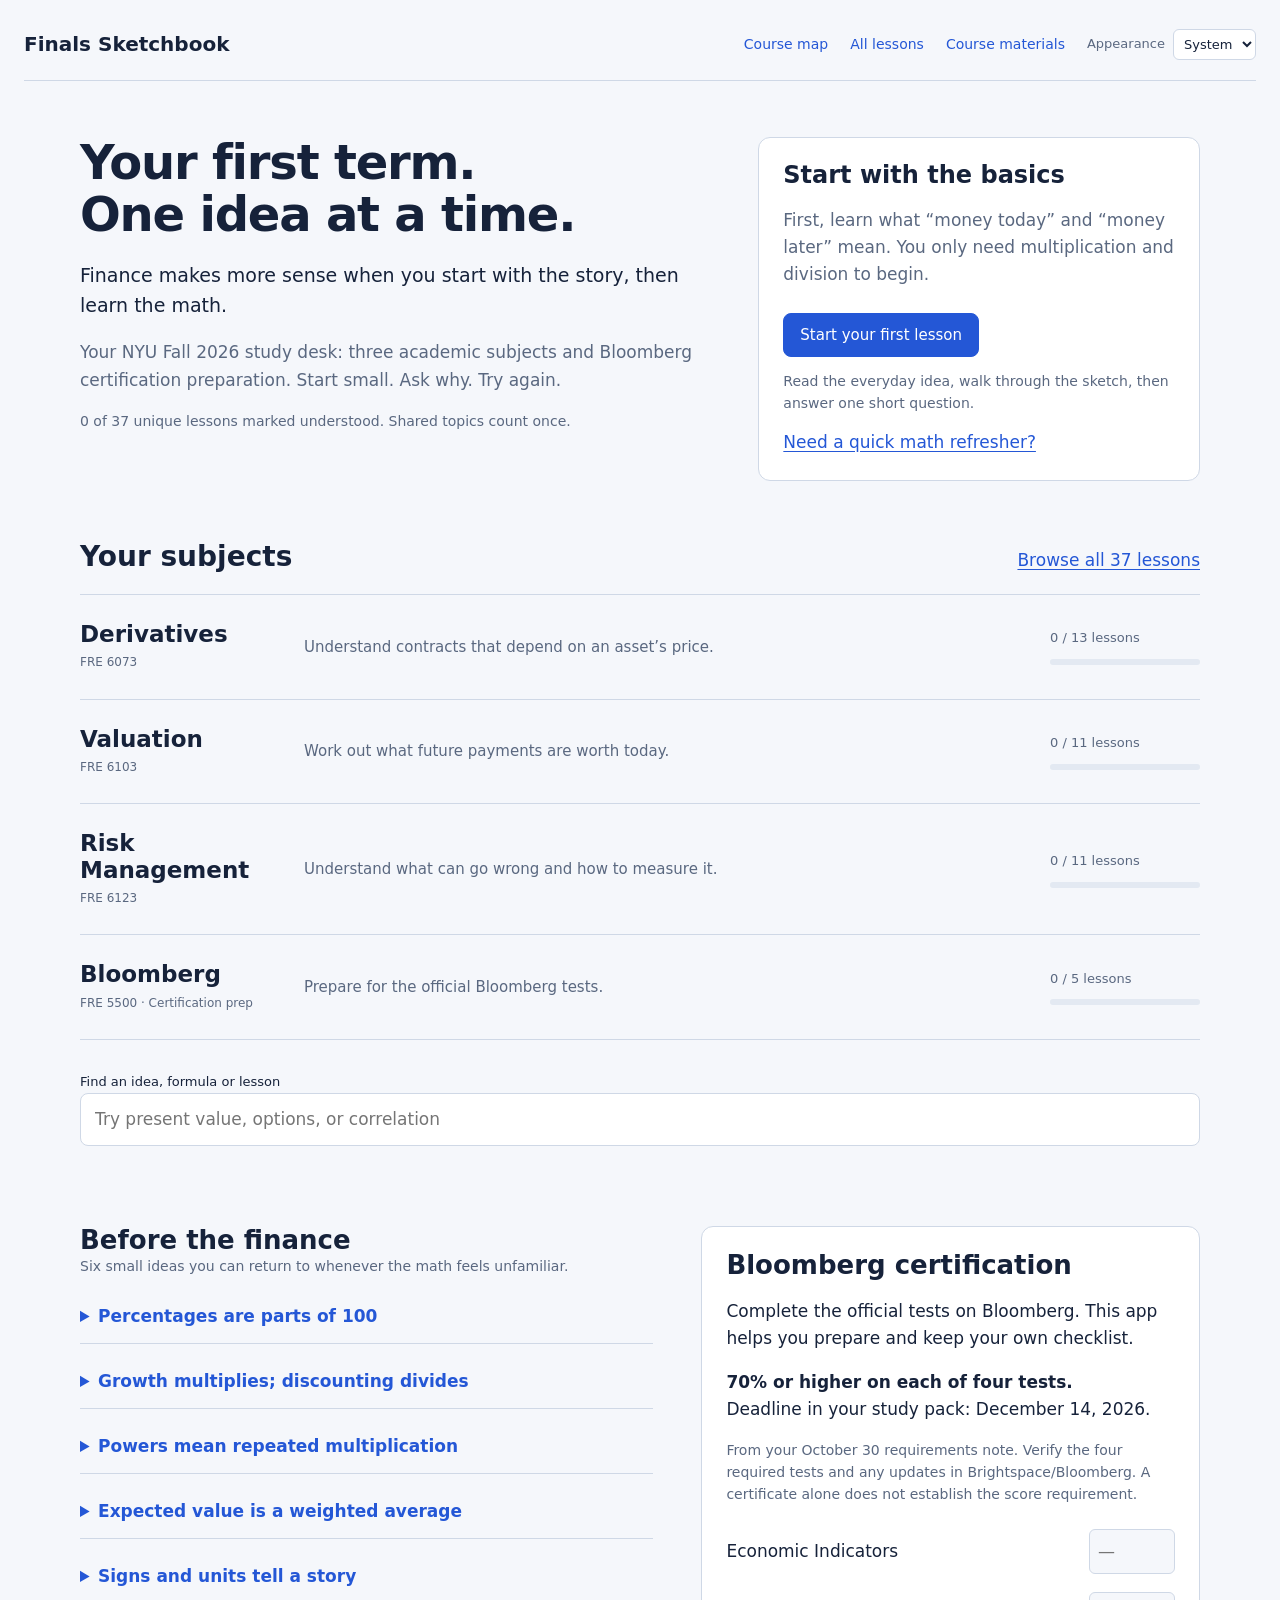
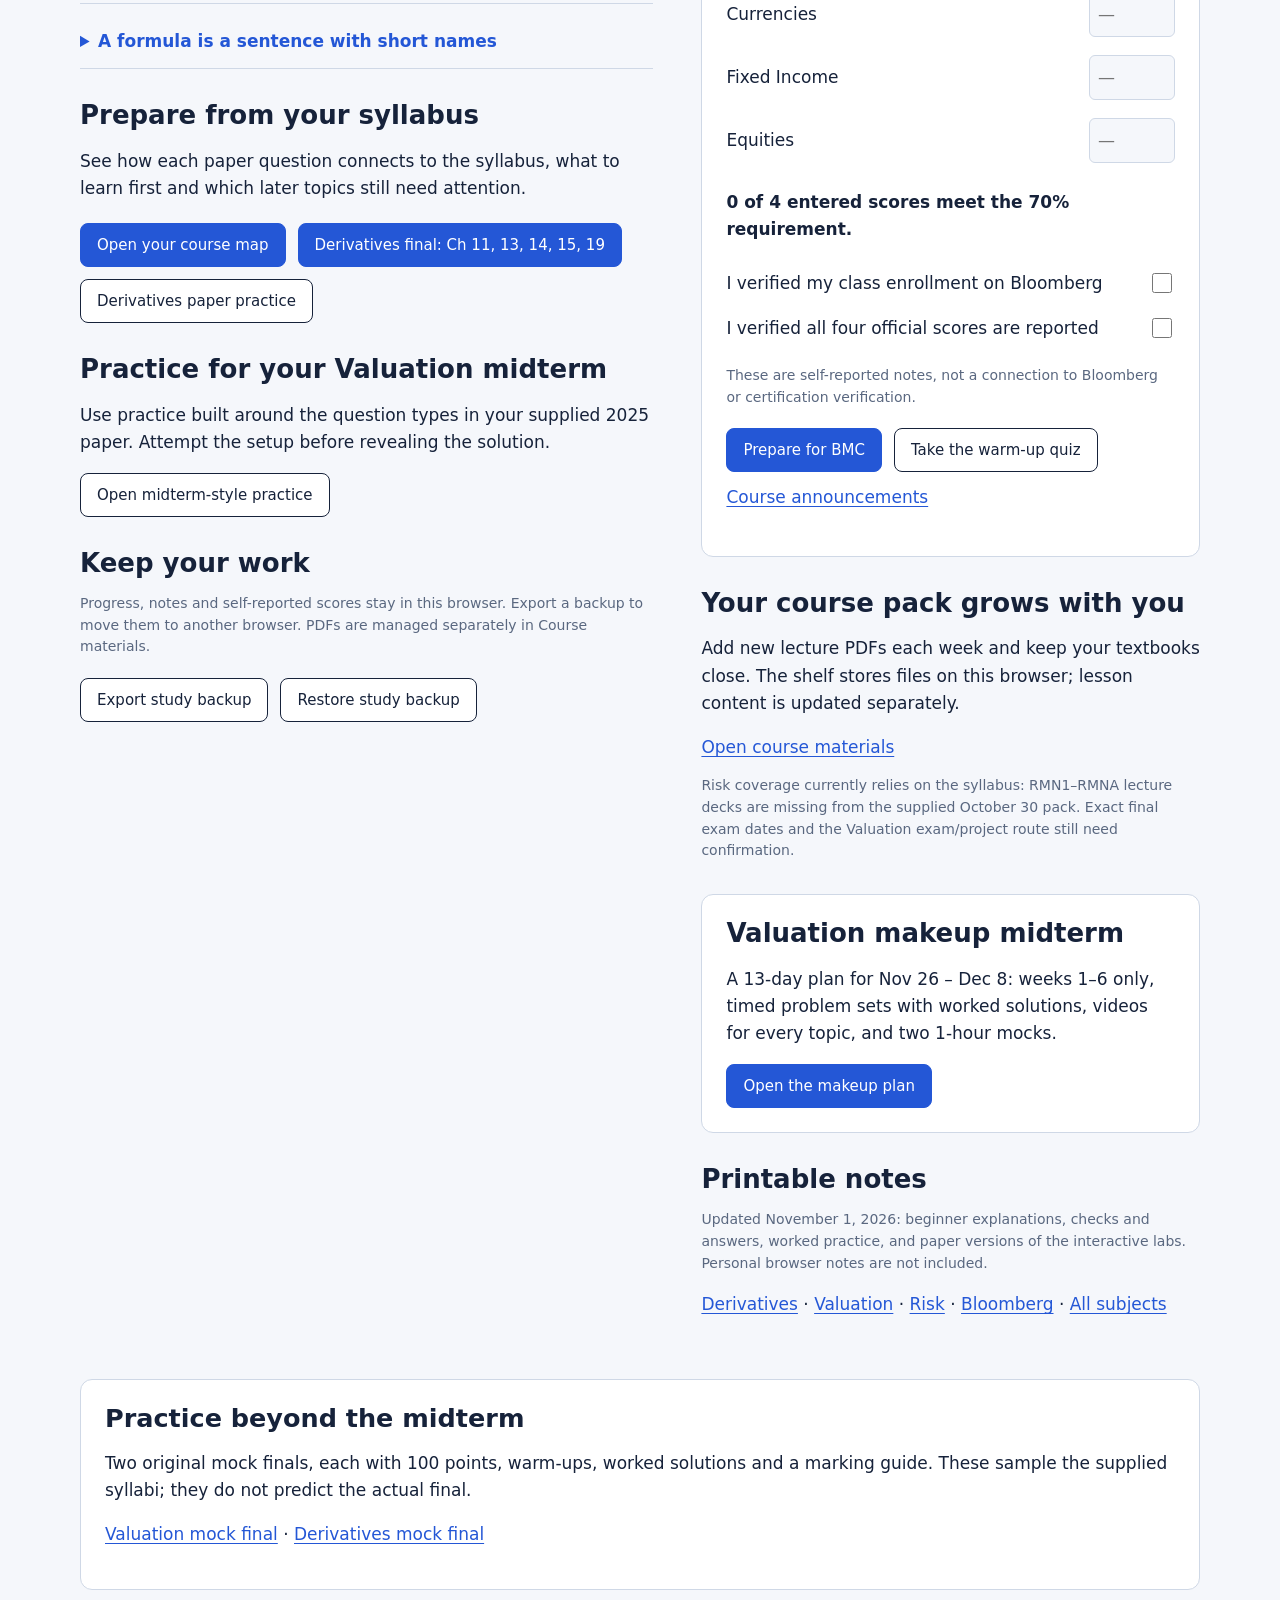
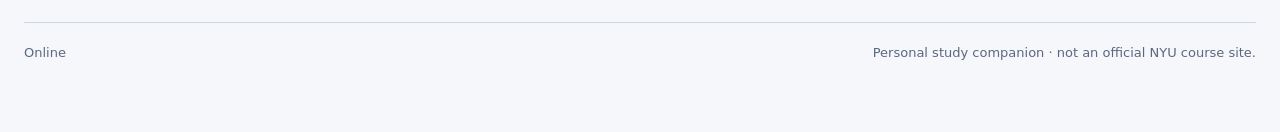
<file: index.html>
<!doctype html><html lang="en"><head><meta charset="utf-8"><meta name="viewport" content="width=device-width, initial-scale=1"><title>Finals Sketchbook · Your NYU study desk</title><meta name="description" content="Your first NYU term, explained one idea at a time. Visual finance lessons, practice and a personal course-materials shelf."><meta name="theme-color" content="#16223a"><link rel="manifest" href="manifest.webmanifest"><link rel="icon" href="icons/icon-192.png"><link rel="apple-touch-icon" href="icons/icon-192.png"><link rel="stylesheet" href="assets/base.css"><link rel="stylesheet" href="assets/study.css"></head><body>
<a class="skip" href="#main">Skip to study desk</a><header class="appbar"><a class="wordmark" href="index.html">Finals Sketchbook</a><nav aria-label="Main navigation"><a href="syllabus.html">Course map</a><a href="all.html">All lessons</a><a href="library.html">Course materials</a><label class="theme-label">Appearance <select id="theme"><option value="system">System</option><option value="light">Light</option><option value="dark">Dark</option></select></label></nav></header>
<main id="main" class="home"><div class="home-intro"><div><h1>Your first term.<br>One idea at a time.</h1><p class="welcome">Finance makes more sense when you start with the story, then learn the math.</p><p>Your NYU Fall 2026 study desk: three academic subjects and Bloomberg certification preparation. Start small. Ask why. Try again.</p><p id="overall" class="small"></p></div><section class="start-panel"><h2 id="next-heading">Start with the basics</h2><p id="next-description">First, learn what “money today” and “money later” mean. You only need multiplication and division to begin.</p><a class="btn primary" id="resume" href="valuation.html#class-1">Start your first lesson</a><p class="small">Read the everyday idea, walk through the sketch, then answer one short question.</p><a href="#foundations">Need a quick math refresher?</a></section></div>
<section aria-labelledby="subjects-heading"><div class="desk-heading"><h2 id="subjects-heading">Your subjects</h2><a href="all.html">Browse all 37 lessons</a></div><div id="subjects" class="subjects"></div></section>
<section style="margin-top:32px"><label class="search-label" for="search">Find an idea, formula or lesson</label><input type="search" id="search" placeholder="Try present value, options, or correlation" autocomplete="off"><p id="results-status" class="status" role="status"></p><ul id="results" class="result-list"></ul></section>
<div class="home-lower"><div><section class="foundations" id="foundations"><h2>Before the finance</h2><p class="small">Six small ideas you can return to whenever the math feels unfamiliar.</p>
<details><summary>Percentages are parts of 100</summary><p>5% means 5 out of 100, or 0.05. To find 5% of $200, calculate 0.05 × 200 = $10. If an input says “rate (%)”, enter 5. If a formula needs a decimal rate, use 0.05.</p></details>
<details><summary>Growth multiplies; discounting divides</summary><p>At 10% for one year, $100 grows to 100 × 1.10 = $110. To find what that $110 is worth one year earlier at the same rate, calculate 110 ÷ 1.10 = $100.</p></details>
<details><summary>Powers mean repeated multiplication</summary><p>1.05² means 1.05 × 1.05. That is two years of 5% compound growth. The little number tells you how many times the growth factor is applied.</p></details>
<details><summary>Expected value is a weighted average</summary><p>If a fair coin pays $10 for heads and $0 for tails, its expected payment is 0.5 × 10 + 0.5 × 0 = $5. You never receive $5 in one toss; it describes the long-run average.</p></details>
<details><summary>Signs and units tell a story</summary><p>Positive cash flow means money received; negative means money paid, from the chosen person’s viewpoint. Always write currency and time. A yearly rate is not a monthly rate. One year is 12 months.</p></details>
<details><summary>A formula is a sentence with short names</summary><p>PV = FV ÷ (1 + r) says “today’s value equals next year’s money divided by its growth factor.” PV and FV are amounts, r is a decimal rate. Read the sentence before entering numbers.</p></details></section>
<section><h2>Prepare from your syllabus</h2><p>See how each paper question connects to the syllabus, what to learn first and which later topics still need attention.</p><div class="actions"><a class="btn primary" href="syllabus.html">Open your course map</a><a class="btn primary" href="derivatives-final-chapters.html">Derivatives final: Ch 11, 13, 14, 15, 19</a><a class="btn" href="derivatives-practice.html">Derivatives paper practice</a></div></section><section><h2>Practice for your Valuation midterm</h2><p>Use practice built around the question types in your supplied 2025 paper. Attempt the setup before revealing the solution.</p><a class="btn" href="practice.html">Open midterm-style practice</a></section>
<section id="review-section" hidden><h2>Ideas to revisit</h2><p class="small">These are questions you last missed. A mistake is a useful place to restart.</p><ul id="review-list" class="result-list"></ul></section>
<section><h2>Keep your work</h2><p class="small">Progress, notes and self-reported scores stay in this browser. Export a backup to move them to another browser. PDFs are managed separately in Course materials.</p><div class="actions"><button class="btn" id="export">Export study backup</button><label class="btn" role="button" tabindex="0" for="import">Restore study backup</label><input type="file" id="import" accept="application/json,.json" hidden></div><p id="backup-status" class="status" role="status"></p></section></div>
<div><section class="certification" id="certification"><h2>Bloomberg certification</h2><p>Complete the official tests on Bloomberg. This app helps you prepare and keep your own checklist.</p><p><strong>70% or higher on each of four tests.</strong><br>Deadline in your study pack: December 14, 2026.</p><p class="small">From your October 30 requirements note. Verify the four required tests and any updates in Brightspace/Bloomberg. A certificate alone does not establish the score requirement.</p><div id="scores"></div><p id="score-status" class="score-message" role="status"></p><label><span>I verified my class enrollment on Bloomberg</span><input type="checkbox" id="enrolled"></label><label><span>I verified all four official scores are reported</span><input type="checkbox" id="reported"></label><p class="small">These are self-reported notes, not a connection to Bloomberg or certification verification.</p><div class="actions"><a class="btn primary" href="bloomberg.html">Prepare for BMC</a><a class="btn" href="bloomberg-practice.html">Take the warm-up quiz</a><a href="https://brightspace.nyu.edu/d2l/lms/news/main.d2l?ou=626288">Course announcements</a></div></section>
<section style="margin-top:32px"><h2>Your course pack grows with you</h2><p>Add new lecture PDFs each week and keep your textbooks close. The shelf stores files on this browser; lesson content is updated separately.</p><a href="library.html">Open course materials</a><p class="small">Risk coverage currently relies on the syllabus: RMN1–RMNA lecture decks are missing from the supplied October 30 pack. Exact final exam dates and the Valuation exam/project route still need confirmation.</p></section>
<section class="sheet" style="padding:24px"><h2>Valuation makeup midterm</h2><p>A 13-day plan for Nov 26 – Dec 8: weeks 1–6 only, timed problem sets with worked solutions, videos for every topic, and two 1-hour mocks.</p><a class="btn primary" href="valuation-makeup.html">Open the makeup plan</a></section>
<section><h2>Printable notes</h2><p class="small">Updated November 1, 2026: beginner explanations, checks and answers, worked practice, and paper versions of the interactive labs. Personal browser notes are not included.</p><p><a href="pdf/Derivatives%20Sketchbook.pdf">Derivatives</a> · <a href="pdf/Valuation%20Sketchbook.pdf">Valuation</a> · <a href="pdf/Risk%20Management%20Sketchbook.pdf">Risk</a> · <a href="pdf/Bloomberg%20Sketchbook.pdf">Bloomberg</a> · <a href="pdf/Finals%20Sketchbook%20-%20All%20Subjects.pdf">All subjects</a></p></section></div></div><section class="sheet" style="margin:28px 0;padding:24px"><h2>Practice beyond the midterm</h2><p>Two original mock finals, each with 100 points, warm-ups, worked solutions and a marking guide. These sample the supplied syllabi; they do not predict the actual final.</p><p><a href="valuation-final.html">Valuation mock final</a> · <a href="derivatives-final.html">Derivatives mock final</a></p></section></main>
<footer class="appfooter"><span id="connection"></span><span id="save-status" role="status">Personal study companion · not an official NYU course site.</span></footer><noscript><p>Enable JavaScript for the study desk, or open the printable notes above.</p></noscript><script src="assets/config.js"></script><script src="assets/common.js"></script><script src="assets/lessons.js"></script><script src="assets/beginner.js"></script><script src="assets/home.js"></script></body></html>
</file>
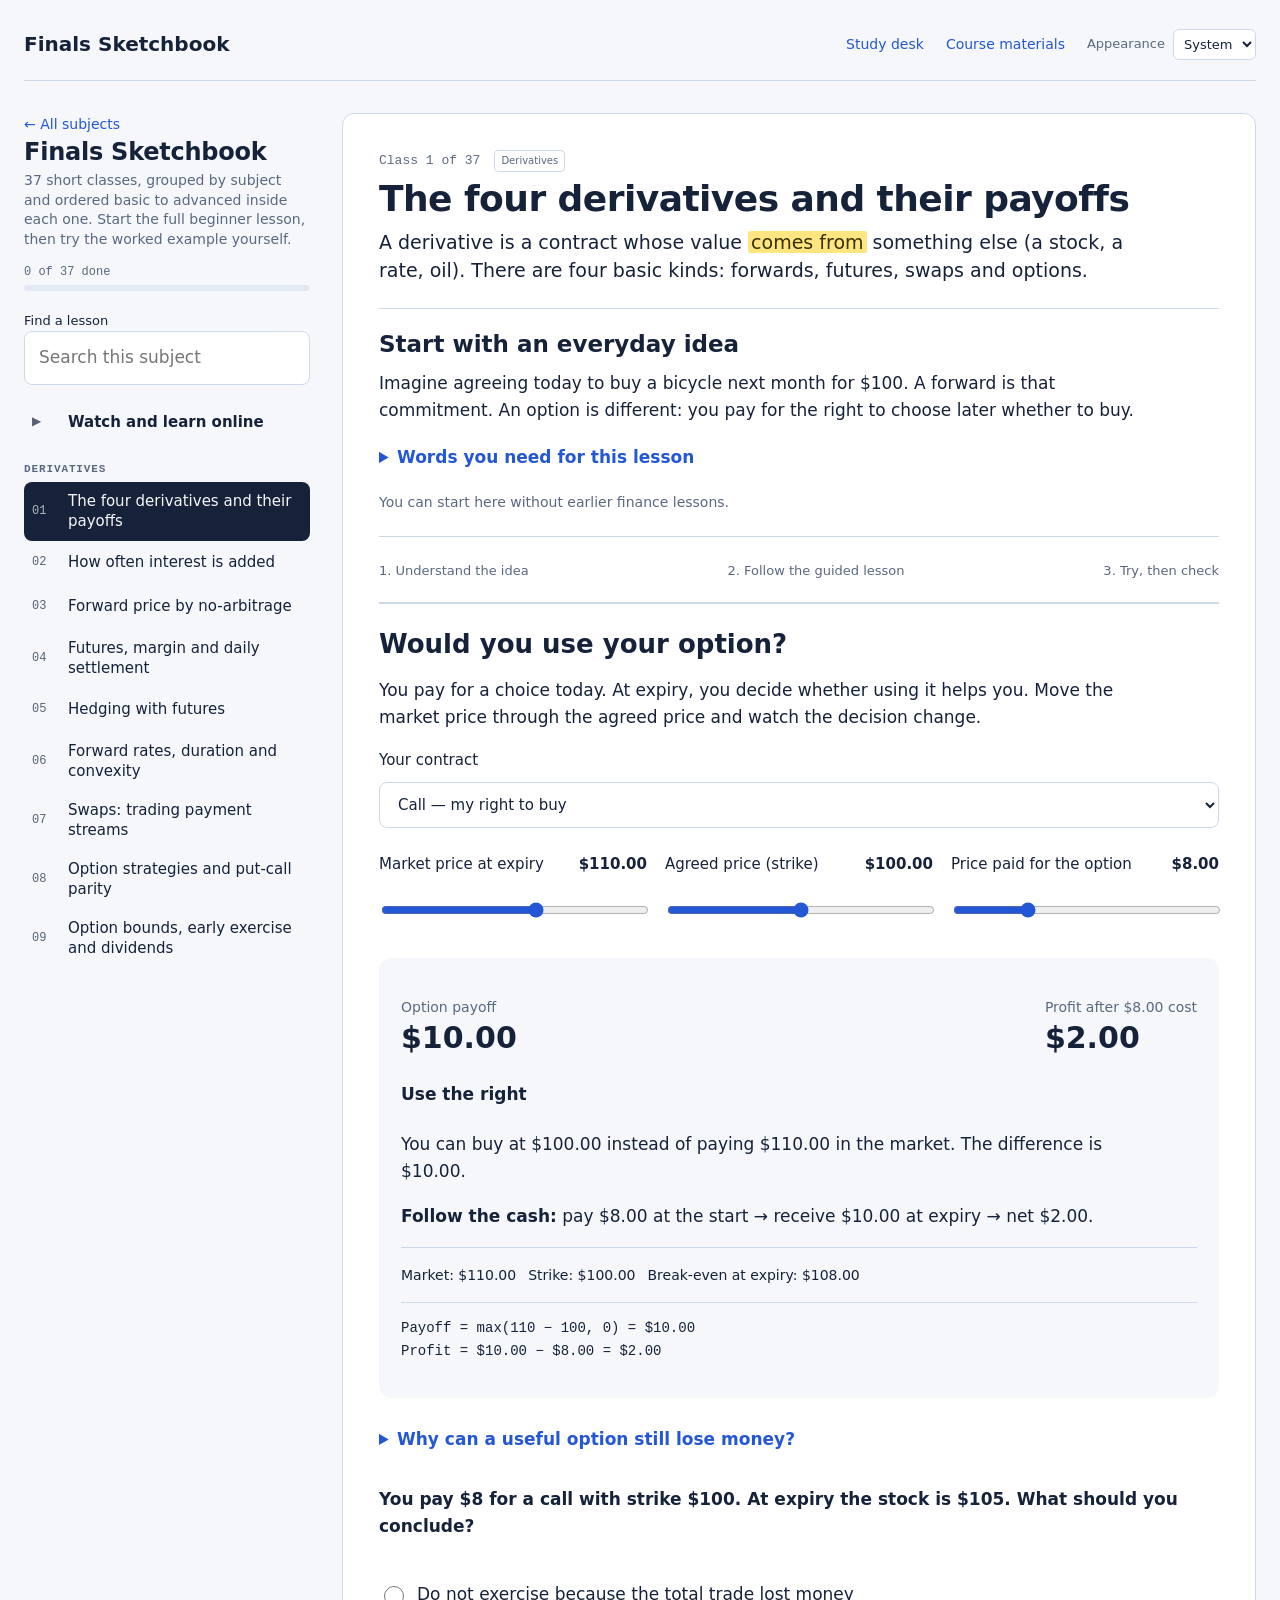
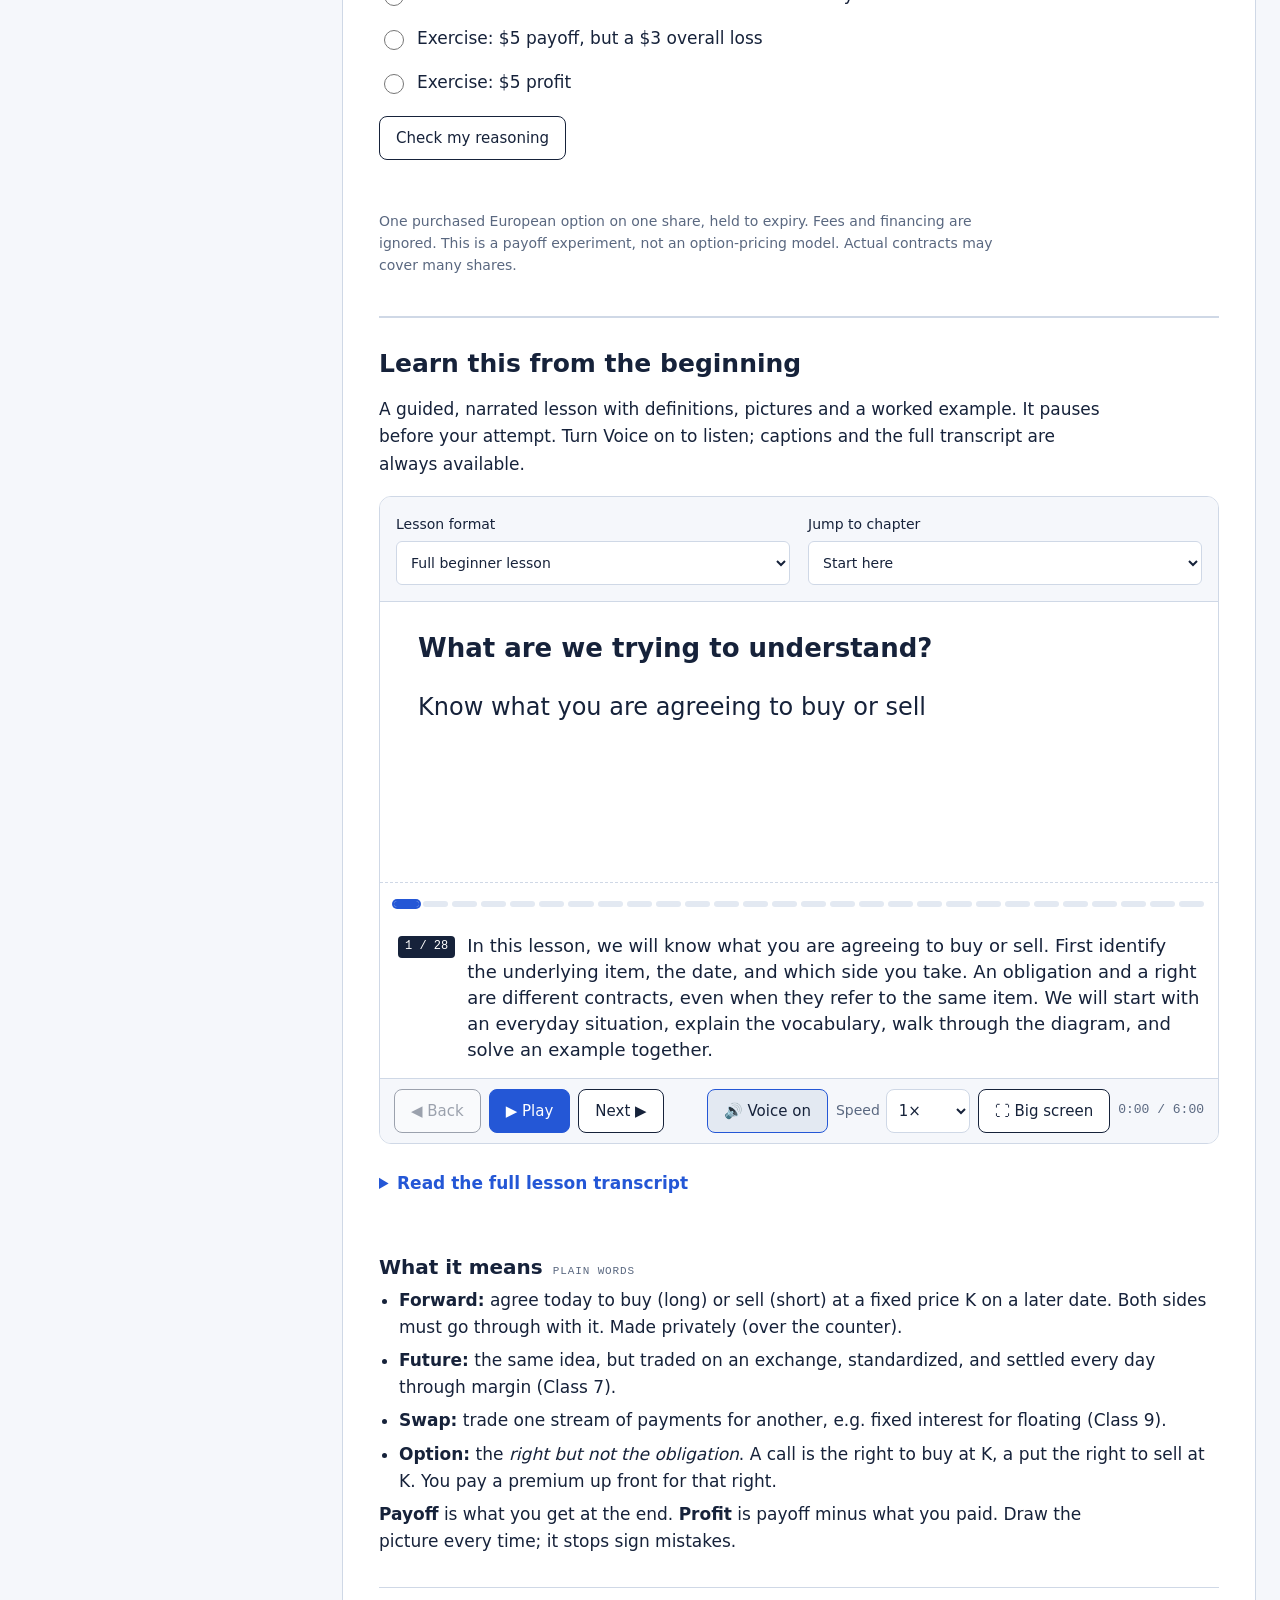
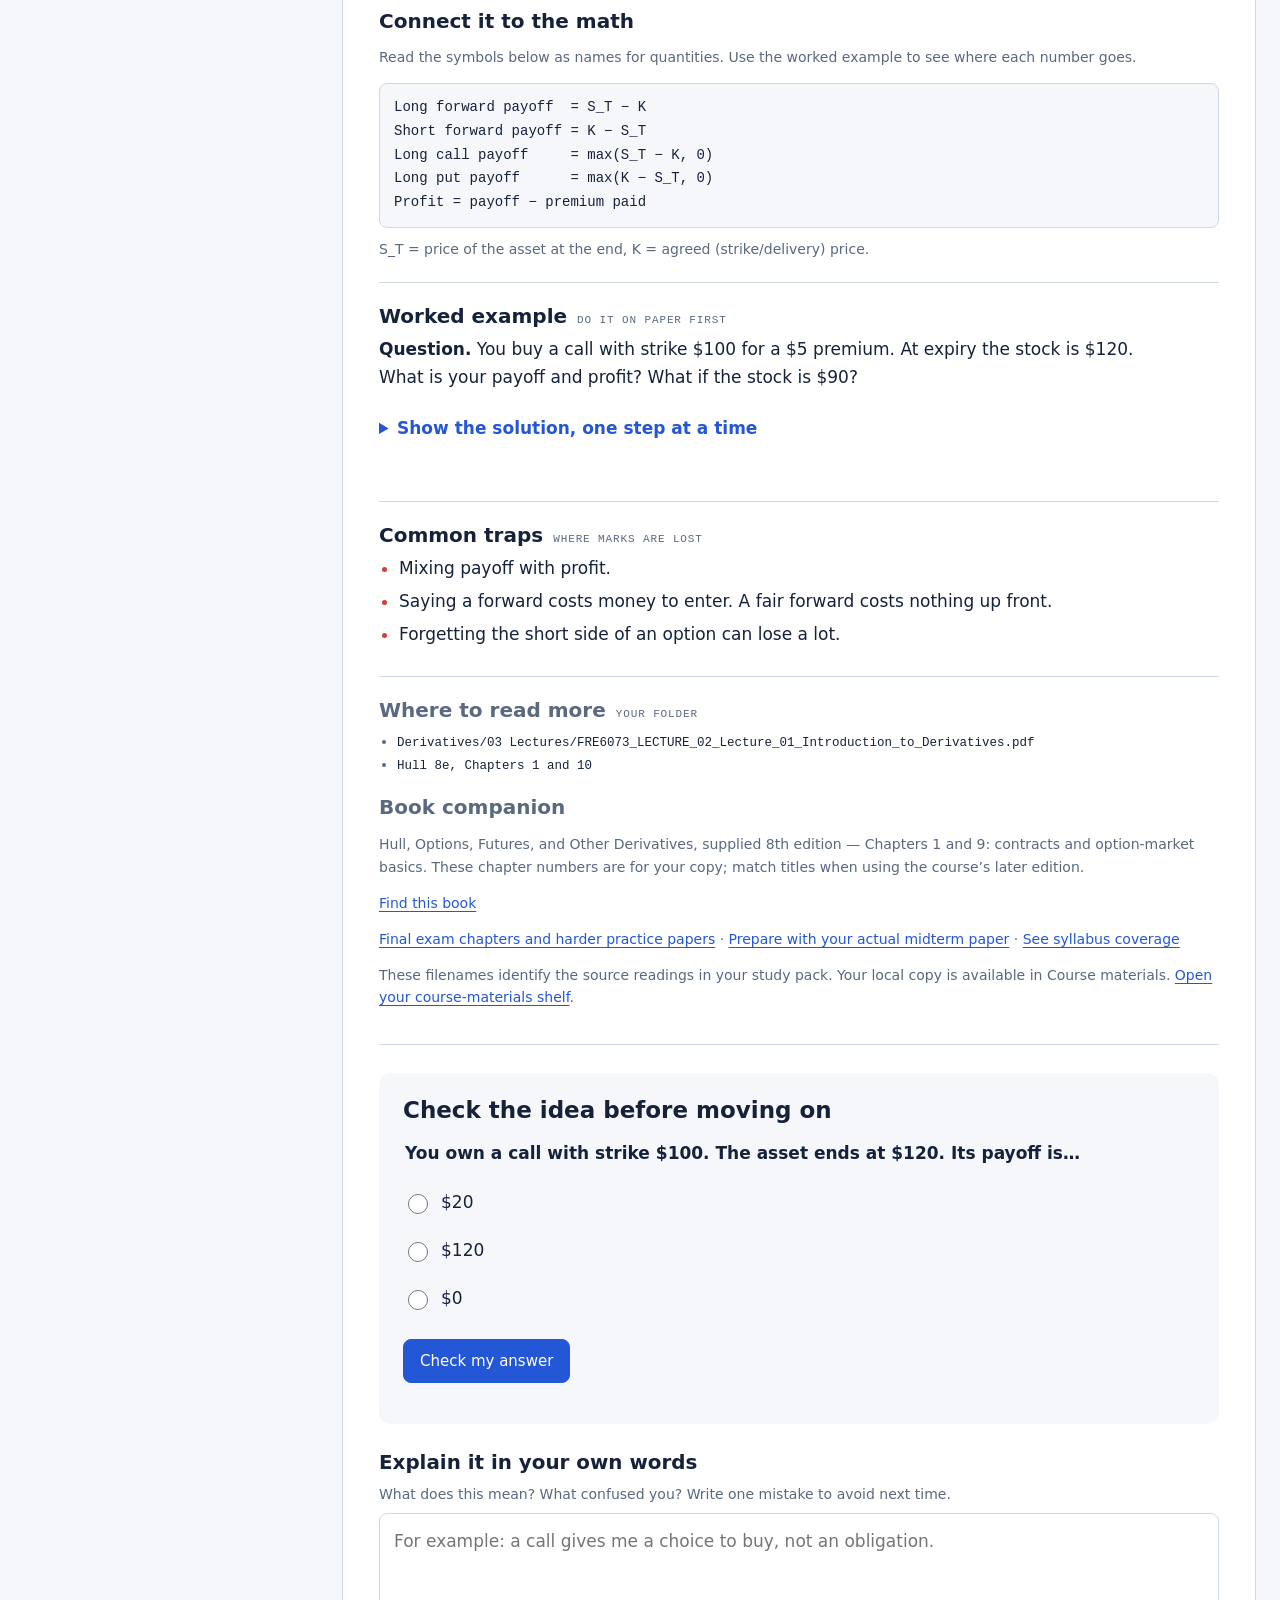
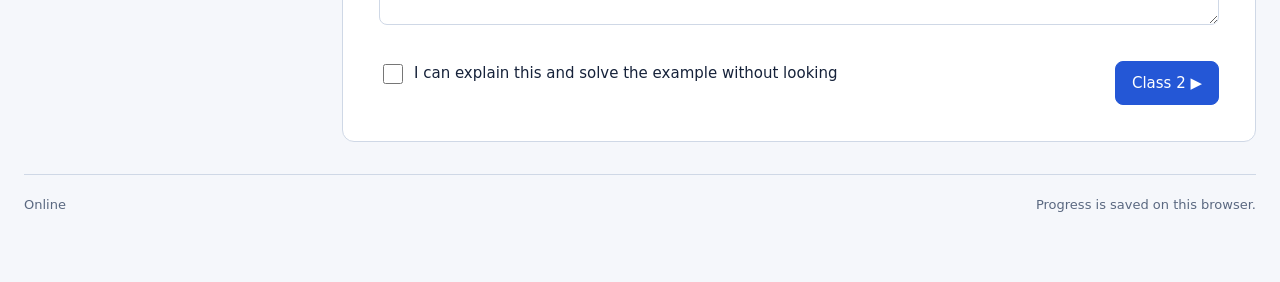
<file: all.html>
<!doctype html>
<html lang="en">
<head>
<meta charset="utf-8">
<meta name="viewport" content="width=device-width, initial-scale=1, viewport-fit=cover">
<meta name="theme-color" content="#16223a">
<link rel="manifest" href="manifest.webmanifest">
<link rel="icon" href="icons/icon-192.png">
<link rel="apple-touch-icon" href="icons/icon-192.png">

<title>Finals Sketchbook</title>
<link rel="stylesheet" href="assets/base.css"><link rel="stylesheet" href="assets/study.css">
</head>
<body><a class="skip" href="#sheet">Skip to lesson</a><header class="appbar"><a class="wordmark" href="index.html">Finals Sketchbook</a><nav aria-label="Main navigation"><a href="index.html">Study desk</a><a href="library.html">Course materials</a><label class="theme-label">Appearance <select id="theme"><option value="system">System</option><option value="light">Light</option><option value="dark">Dark</option></select></label></nav></header>




<div class="wrap">
  <aside class="side">
    <div class="brand"><a href="./" style="font-size:14px;color:var(--blue);text-decoration:none">← All subjects</a>
      <h1>Finals Sketchbook</h1>
      <p>37 short classes, grouped by subject and ordered basic to advanced inside each one. Start the full beginner lesson, then try the worked example yourself.</p>
    </div>
    <div class="prog" id="progtxt">0 of 37 done</div>
    <div class="bar"><i id="progbar"></i></div>
    <div class="mobile-pick"><label for="pick" class="tm" style="font-size:13px;color:var(--mut)">Jump to a class</label><select id="pick"></select></div>
    <label class="search-label" for="lesson-search">Find a lesson</label><input id="lesson-search" type="search" placeholder="Search this subject"><p id="search-status" class="small" role="status"></p><nav id="nav" aria-label="Lessons"></nav>
  </aside>
  <main><div class="sheet" id="sheet" tabindex="-1"></div></main>
</div>



<footer class="appfooter"><span id="connection"></span><span id="save-status" role="status">Progress is saved on this browser.</span></footer><noscript><p>Please enable JavaScript for interactive lessons. The <a href="pdf/Finals%20Sketchbook%20-%20All%20Subjects.pdf">original printable notes</a> also work without JavaScript.</p></noscript><script src="assets/config.js"></script><script src="assets/common.js"></script><script src="assets/lessons.js"></script><script src="assets/beginner.js"></script><script>const PAGE="all";</script><script src="assets/labs.js"></script><script src="assets/videos.js"></script><script src="assets/guided-lessons.js"></script><script src="assets/study.js"></script></body>
</html>
</file>
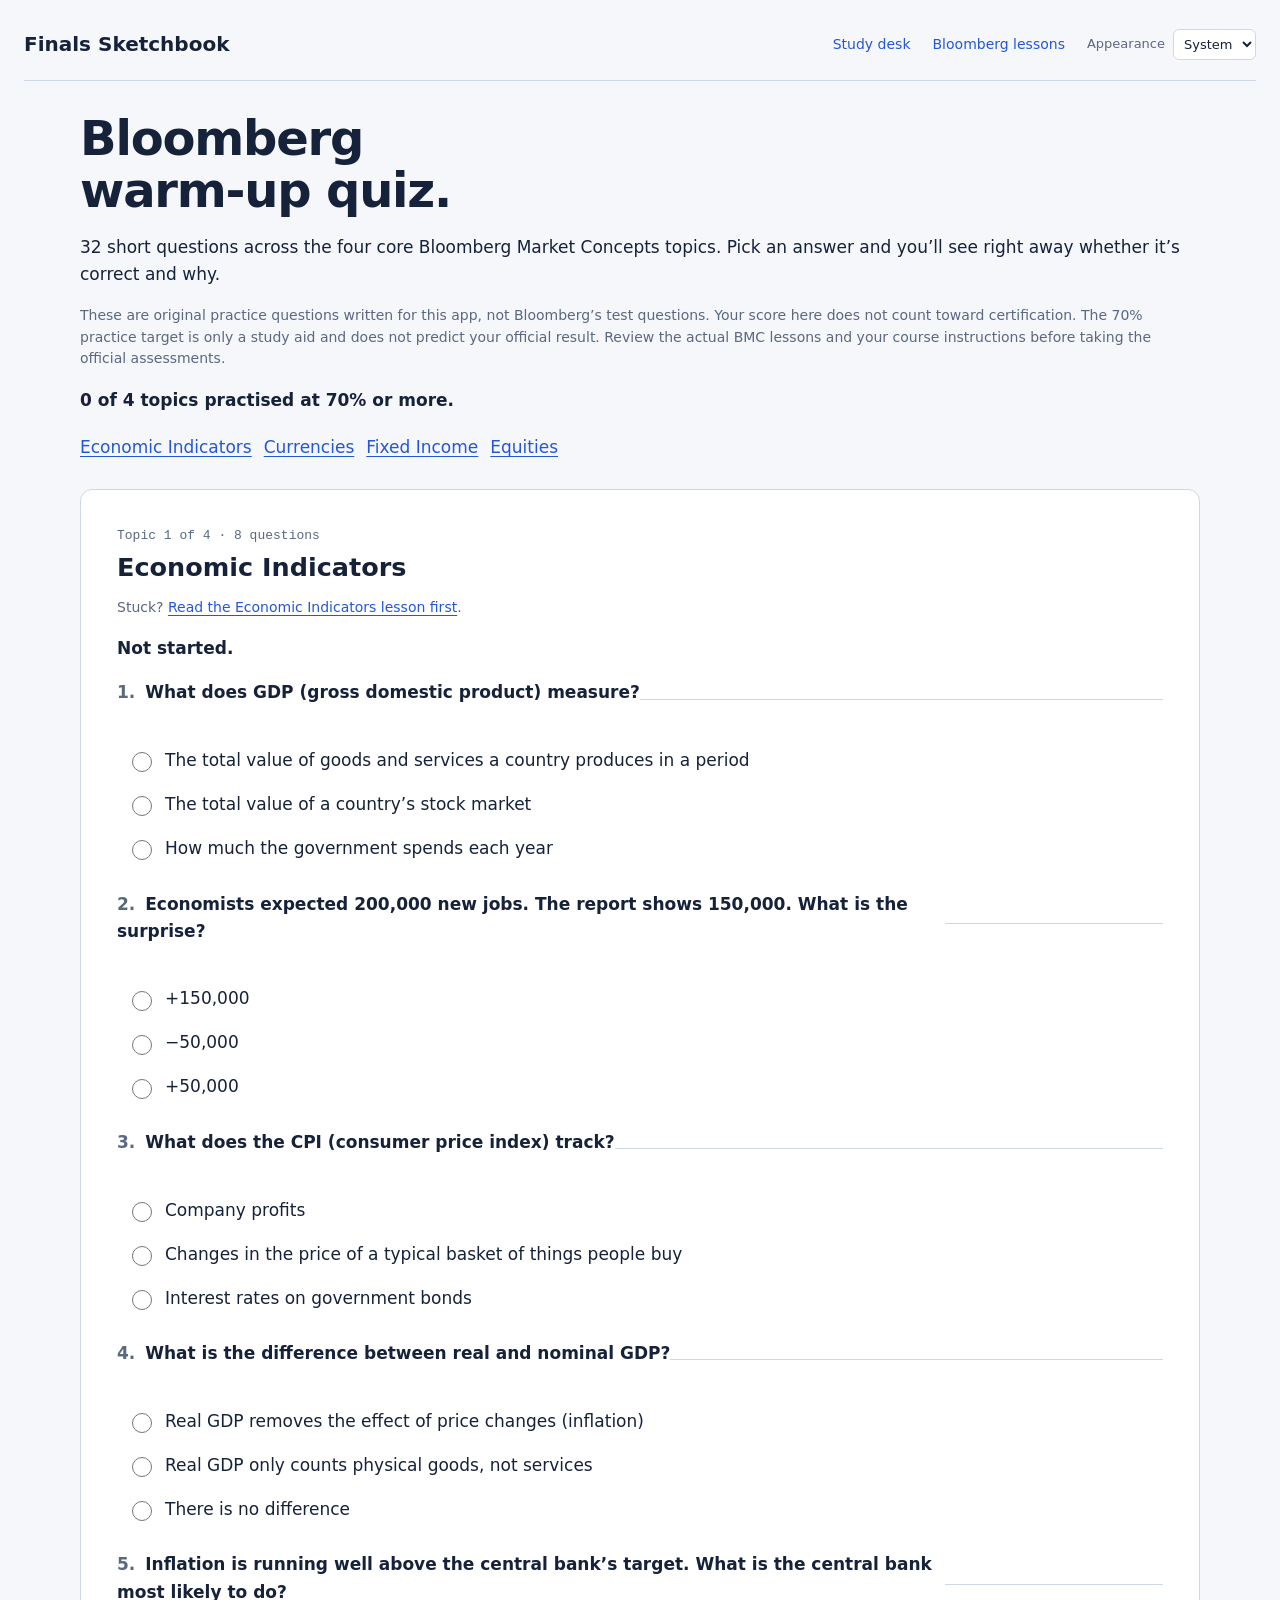
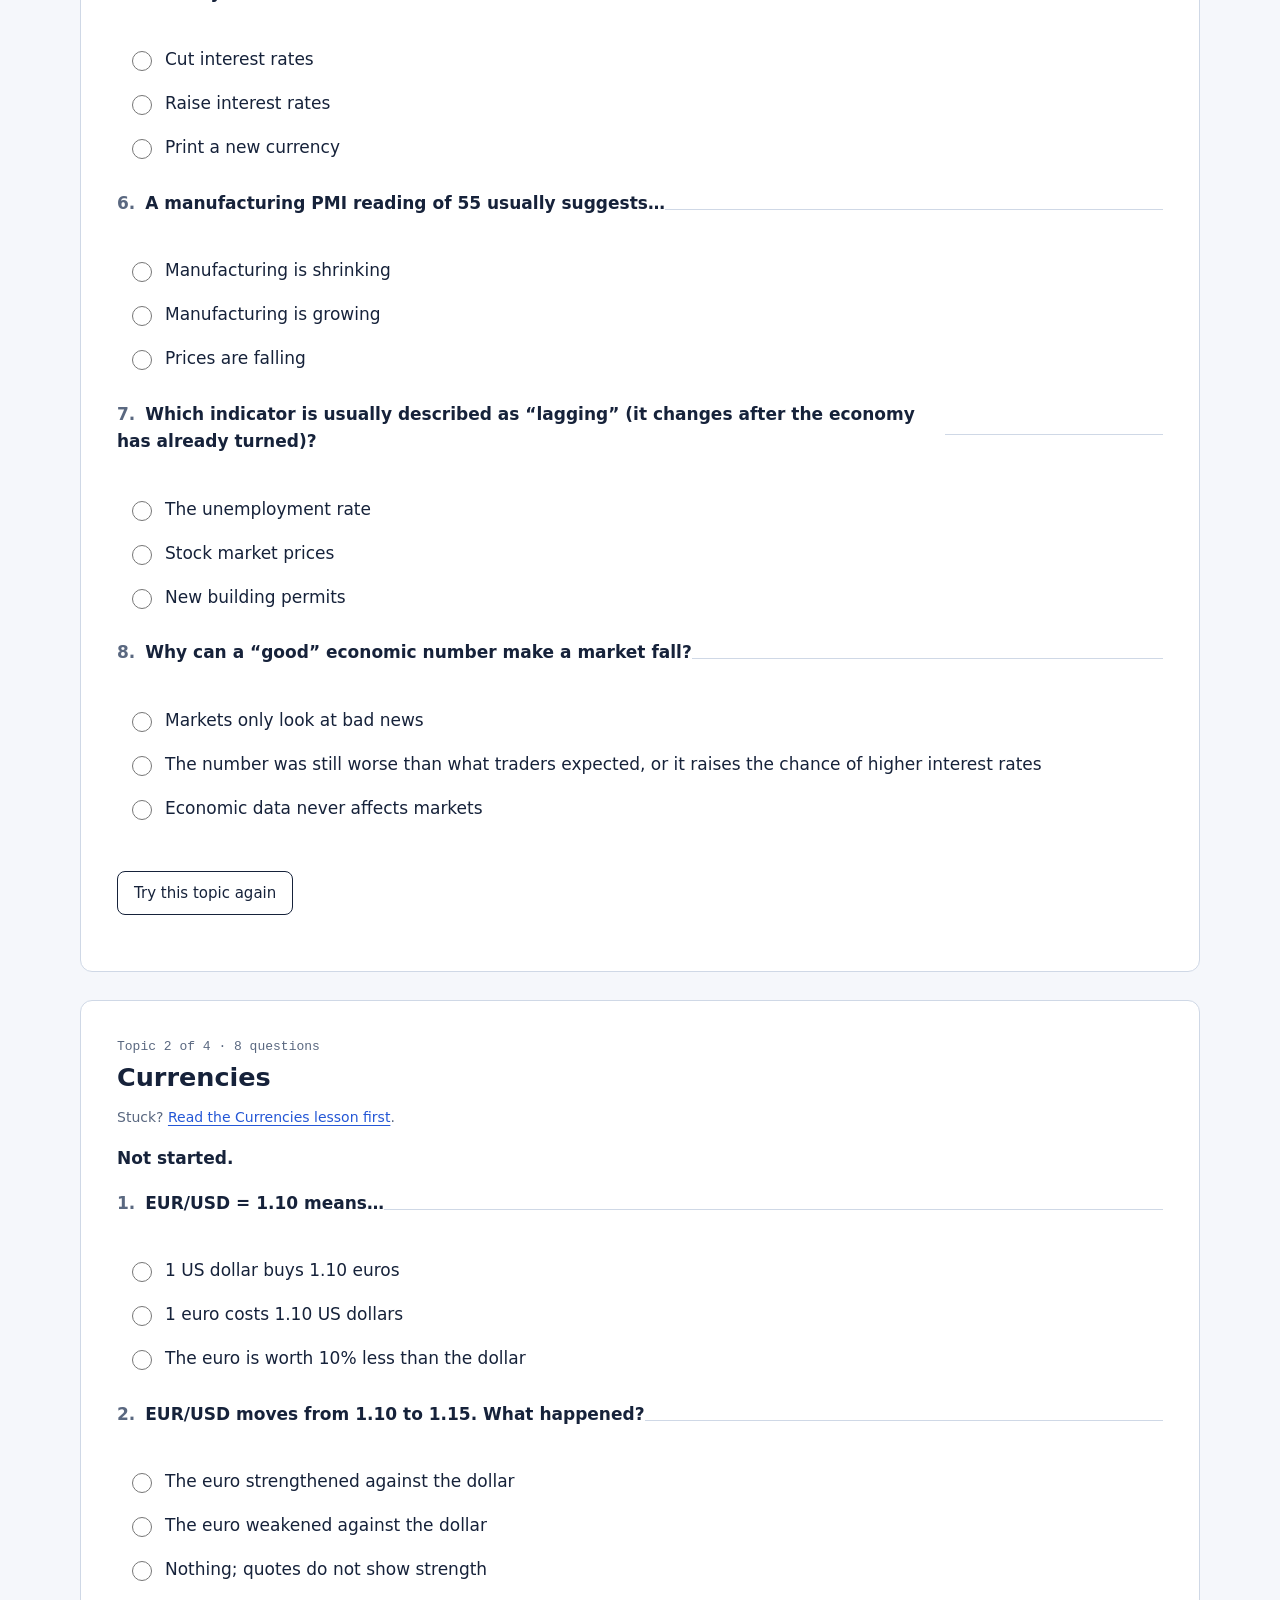
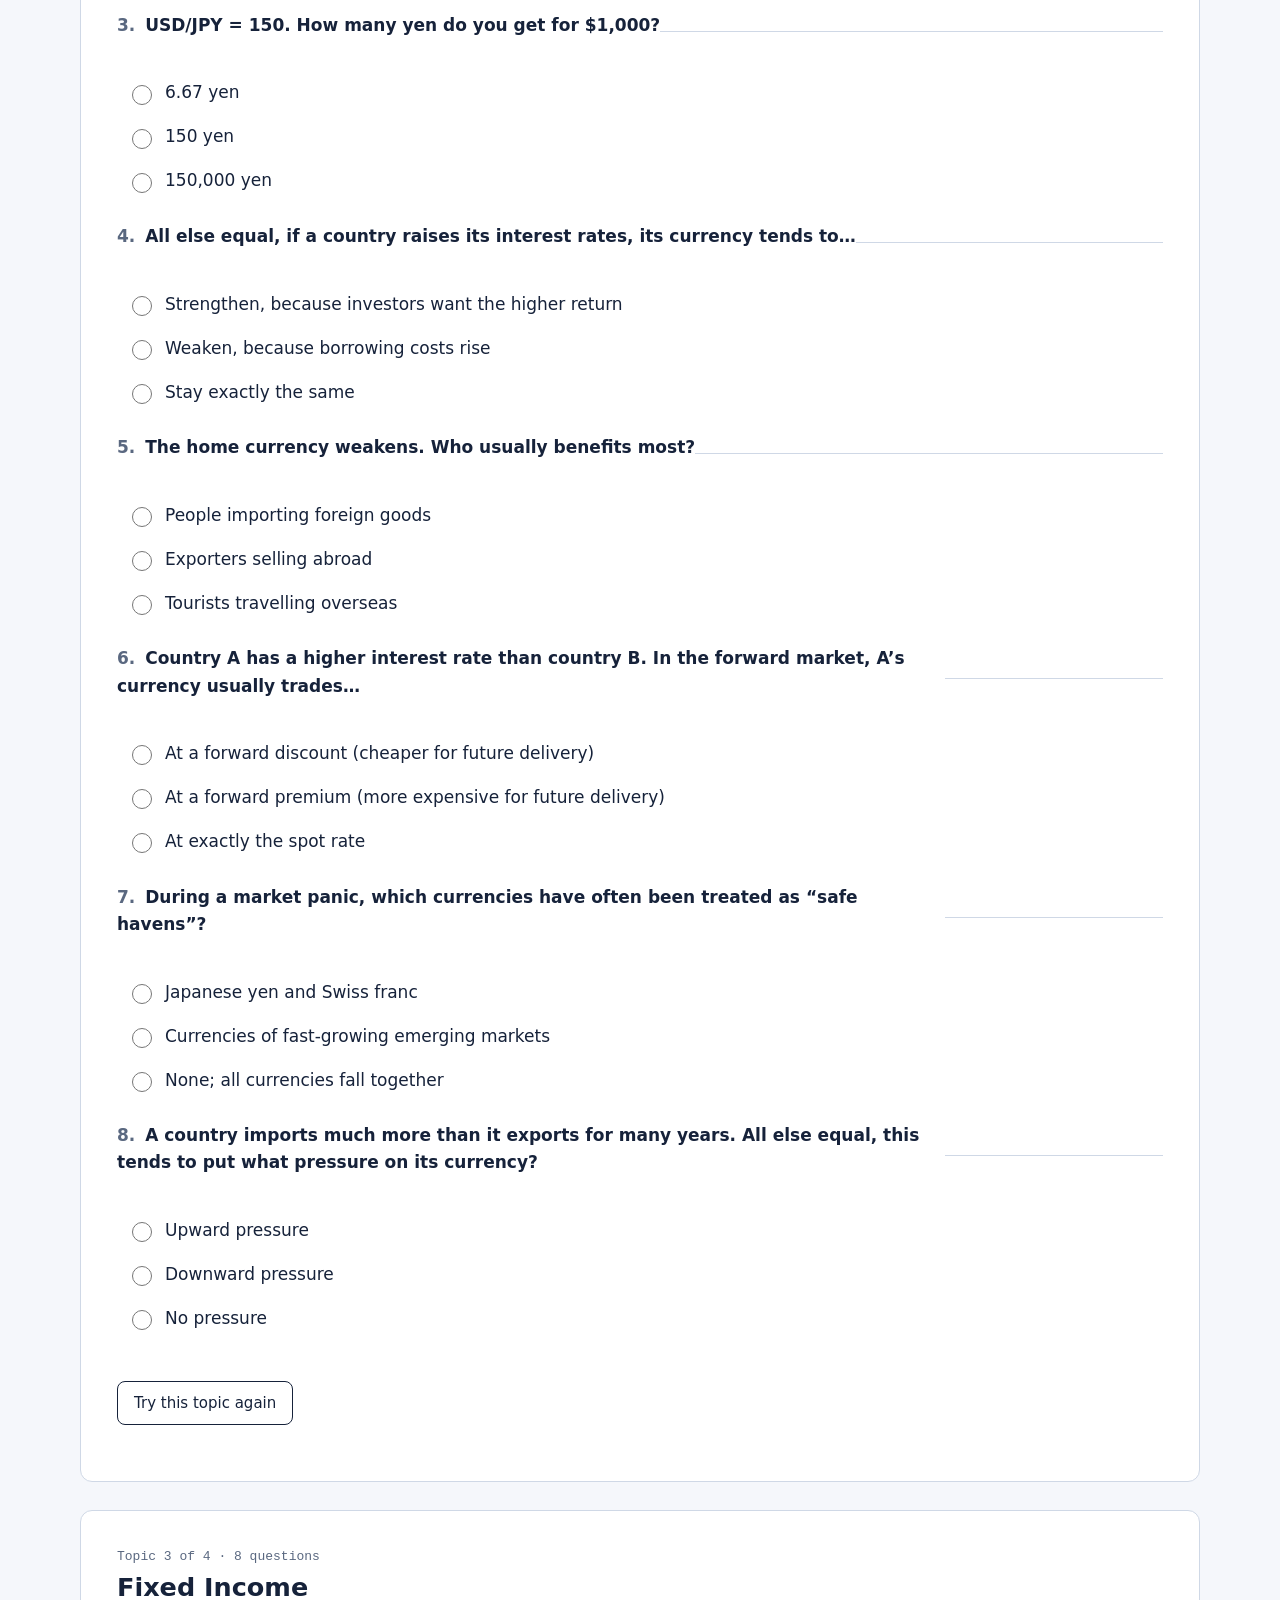
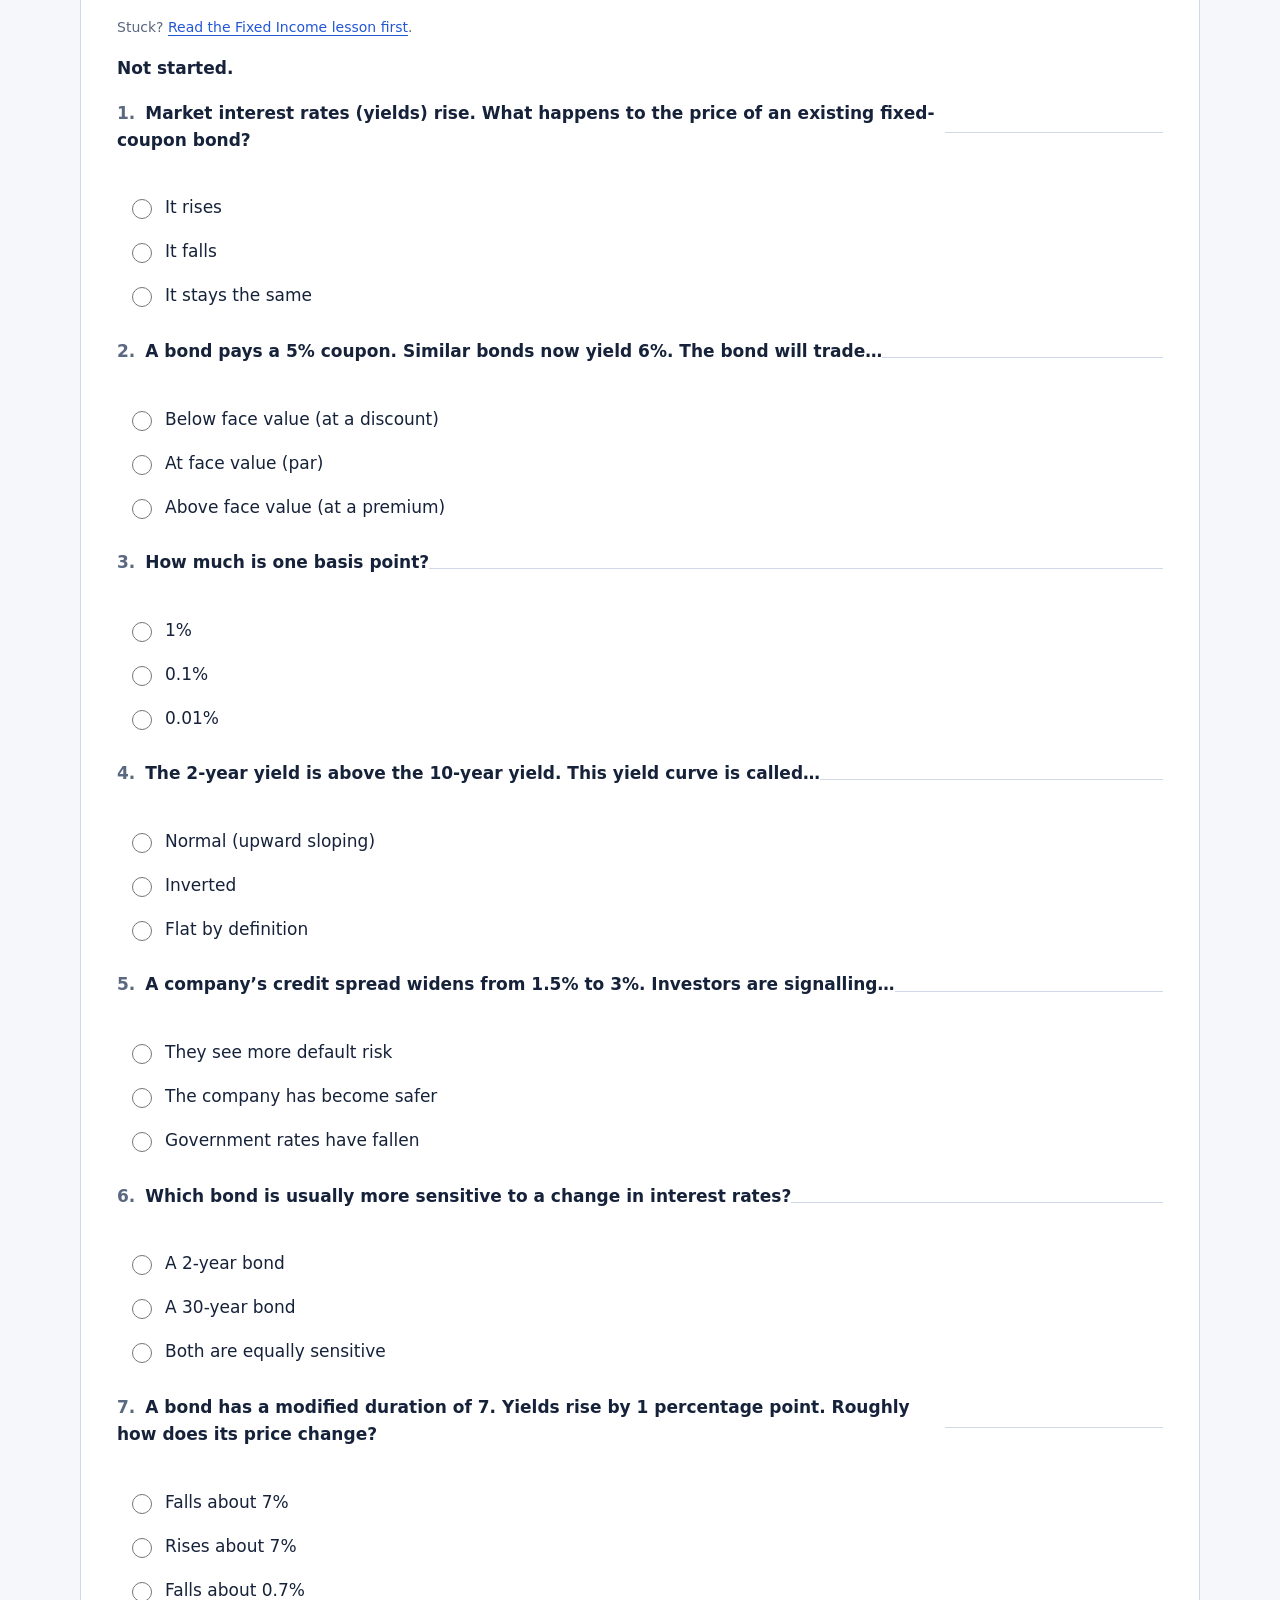
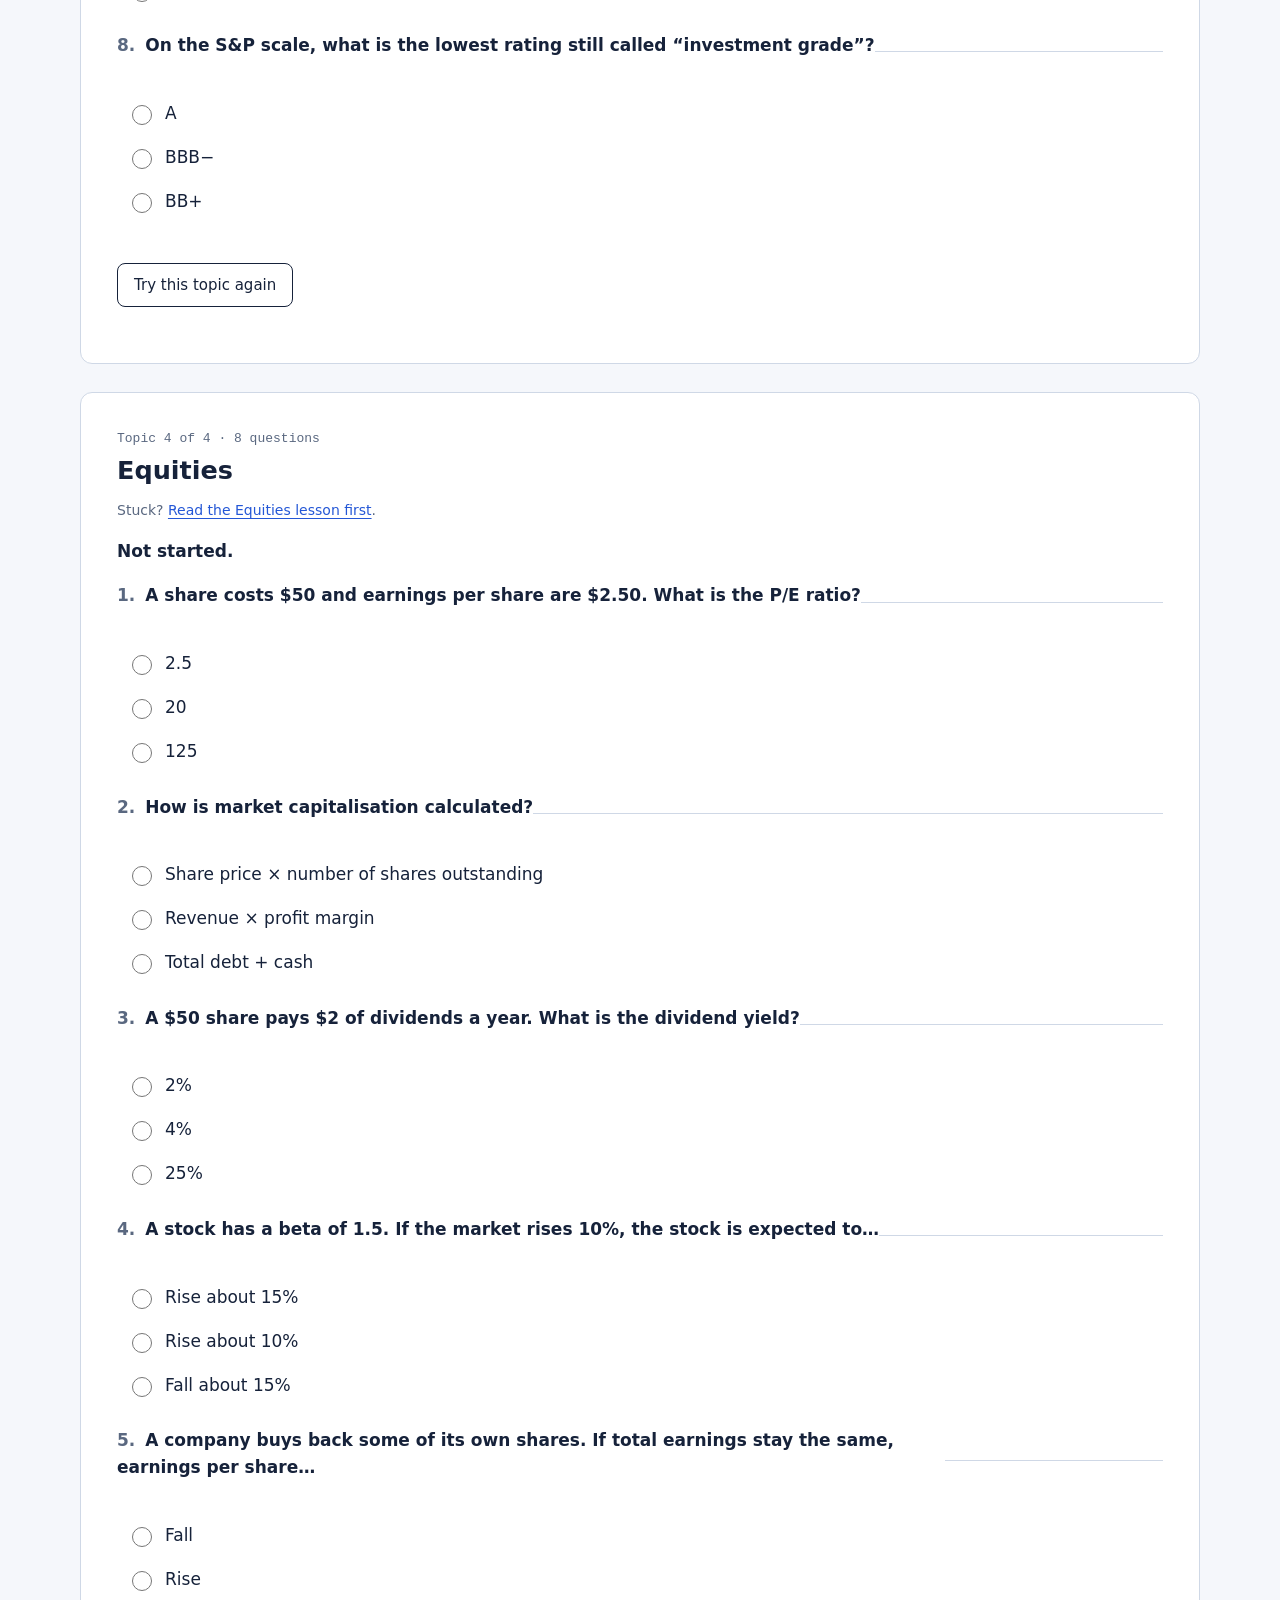
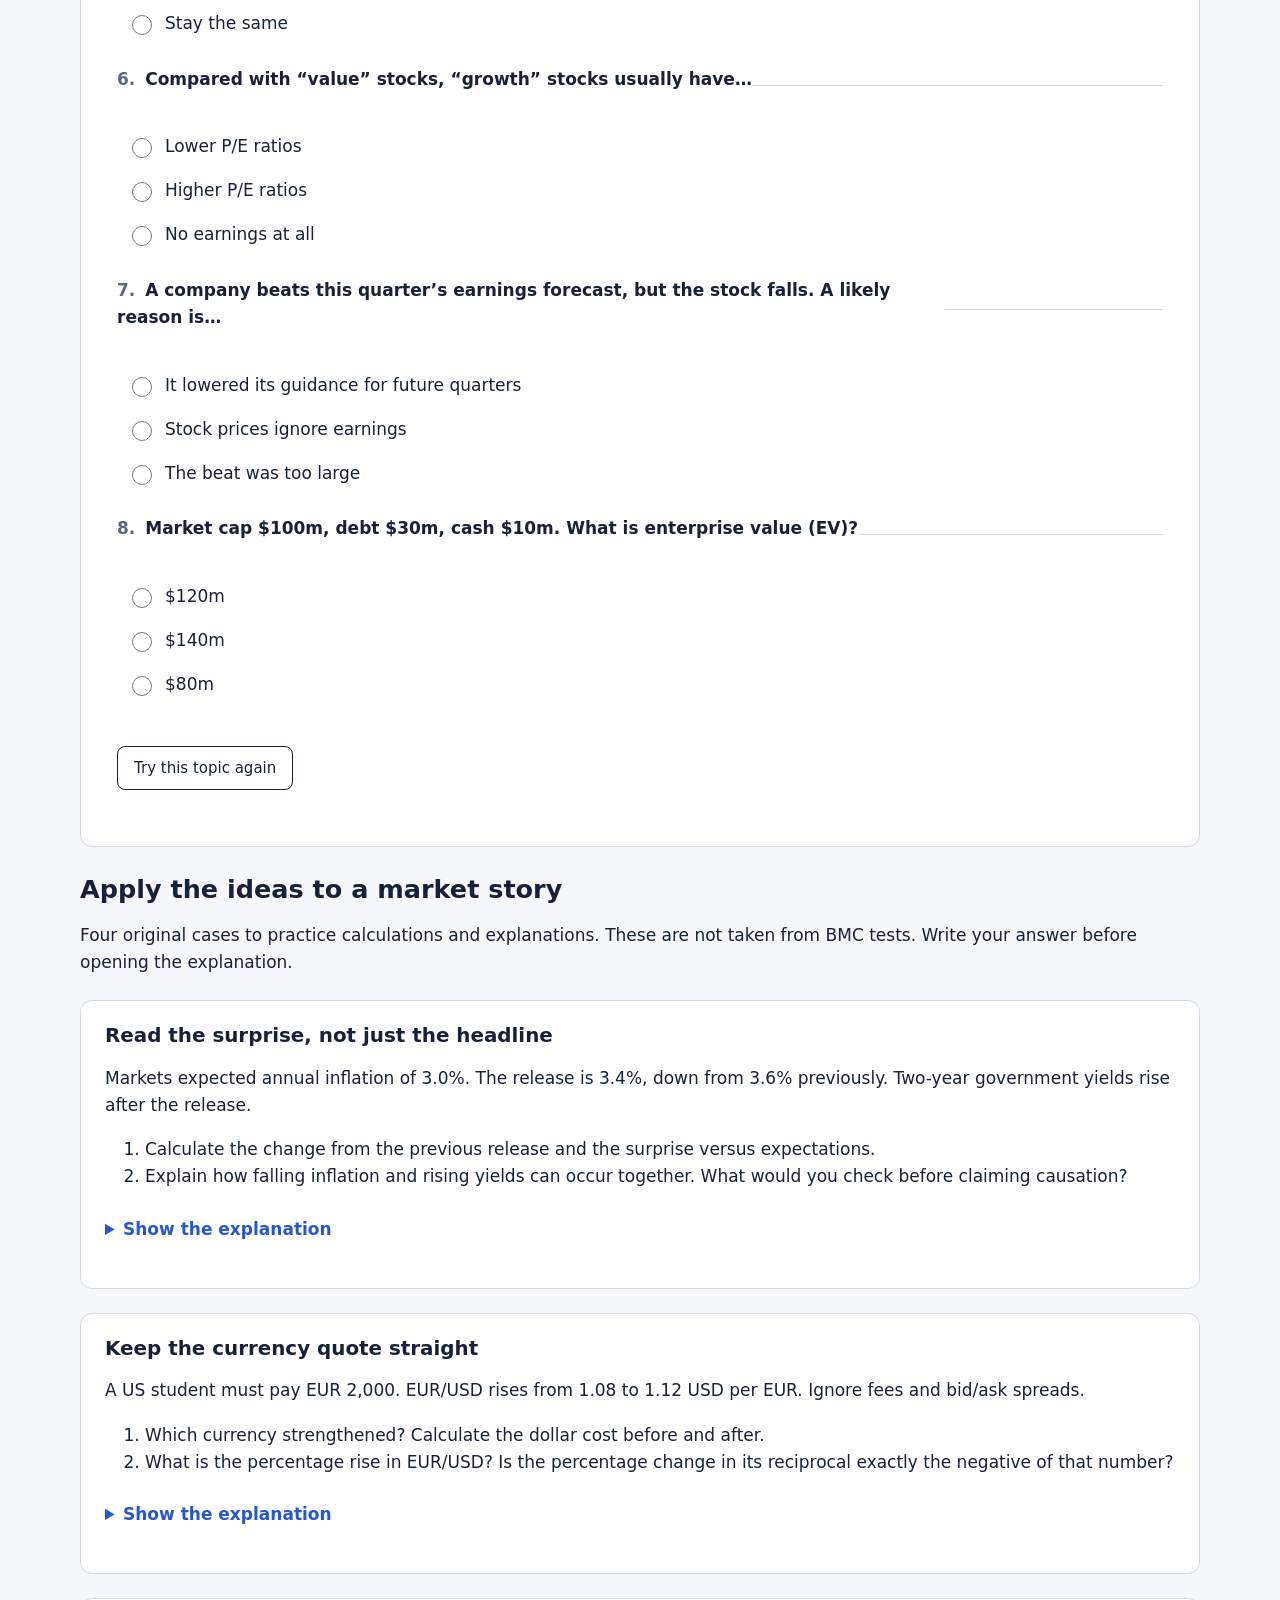
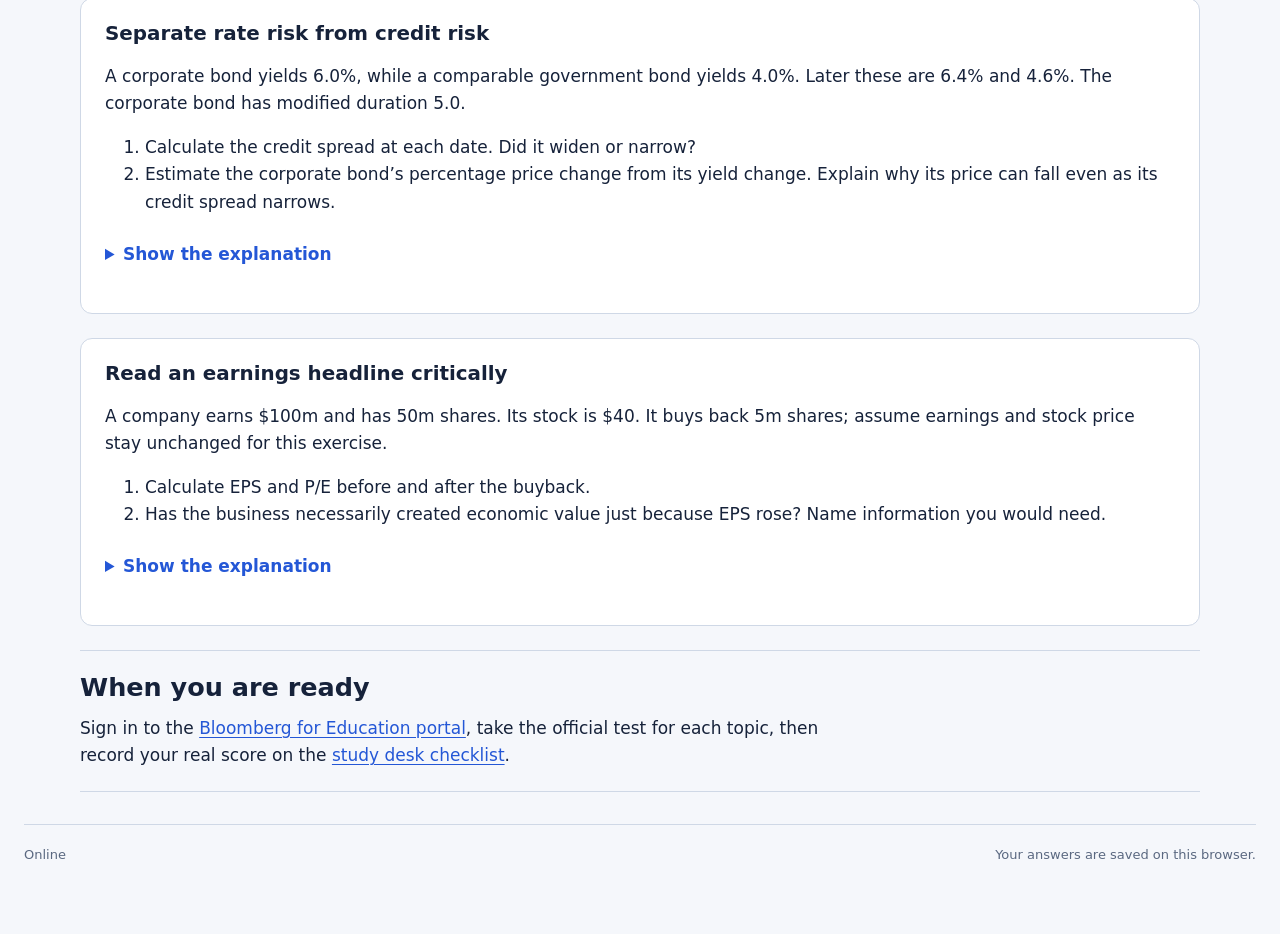
<file: bloomberg-practice.html>
<!doctype html><html lang="en"><head><meta charset="utf-8"><meta name="viewport" content="width=device-width, initial-scale=1"><meta name="theme-color" content="#16223a"><title>Bloomberg warm-up quiz · Finals Sketchbook</title><link rel="manifest" href="manifest.webmanifest"><link rel="stylesheet" href="assets/base.css"><link rel="stylesheet" href="assets/study.css"><link rel="icon" href="icons/icon-192.png"></head><body><a class="skip" href="#main">Skip to quiz</a><header class="appbar"><a class="wordmark" href="index.html">Finals Sketchbook</a><nav aria-label="Main navigation"><a href="index.html#certification">Study desk</a><a href="bloomberg.html">Bloomberg lessons</a><label class="theme-label">Appearance <select id="theme"><option value="system">System</option><option value="light">Light</option><option value="dark">Dark</option></select></label></nav></header><main id="main" class="home"><h1>Bloomberg warm-up quiz.</h1><p>32 short questions across the four core Bloomberg Market Concepts topics. Pick an answer and you’ll see right away whether it’s correct and why.</p><p class="small">These are original practice questions written for this app, not Bloomberg’s test questions. Your score here does not count toward certification. The 70% practice target is only a study aid and does not predict your official result. Review the actual BMC lessons and your course instructions before taking the official assessments.</p><p class="quiz-score" id="quiz-total" role="status"></p><nav aria-label="Quiz topics" id="topic-links" class="actions"></nav><div id="quiz"></div><section><h2>Apply the ideas to a market story</h2><p>Four original cases to practice calculations and explanations. These are not taken from BMC tests. Write your answer before opening the explanation.</p><div id="bmc-cases"></div></section><section class="first-idea"><h2>When you are ready</h2><p>Sign in to the <a href="https://portal.bloombergforeducation.com/">Bloomberg for Education portal</a>, take the official test for each topic, then record your real score on the <a href="index.html#certification">study desk checklist</a>.</p></section></main><footer class="appfooter"><span id="connection"></span><span id="save-status" role="status">Your answers are saved on this browser.</span></footer><script src="assets/config.js"></script><script src="assets/common.js"></script><script src="assets/bmc-quiz-data.js"></script><script src="assets/bmc-cases.js"></script><script src="assets/quiz.js"></script></body></html>
</file>
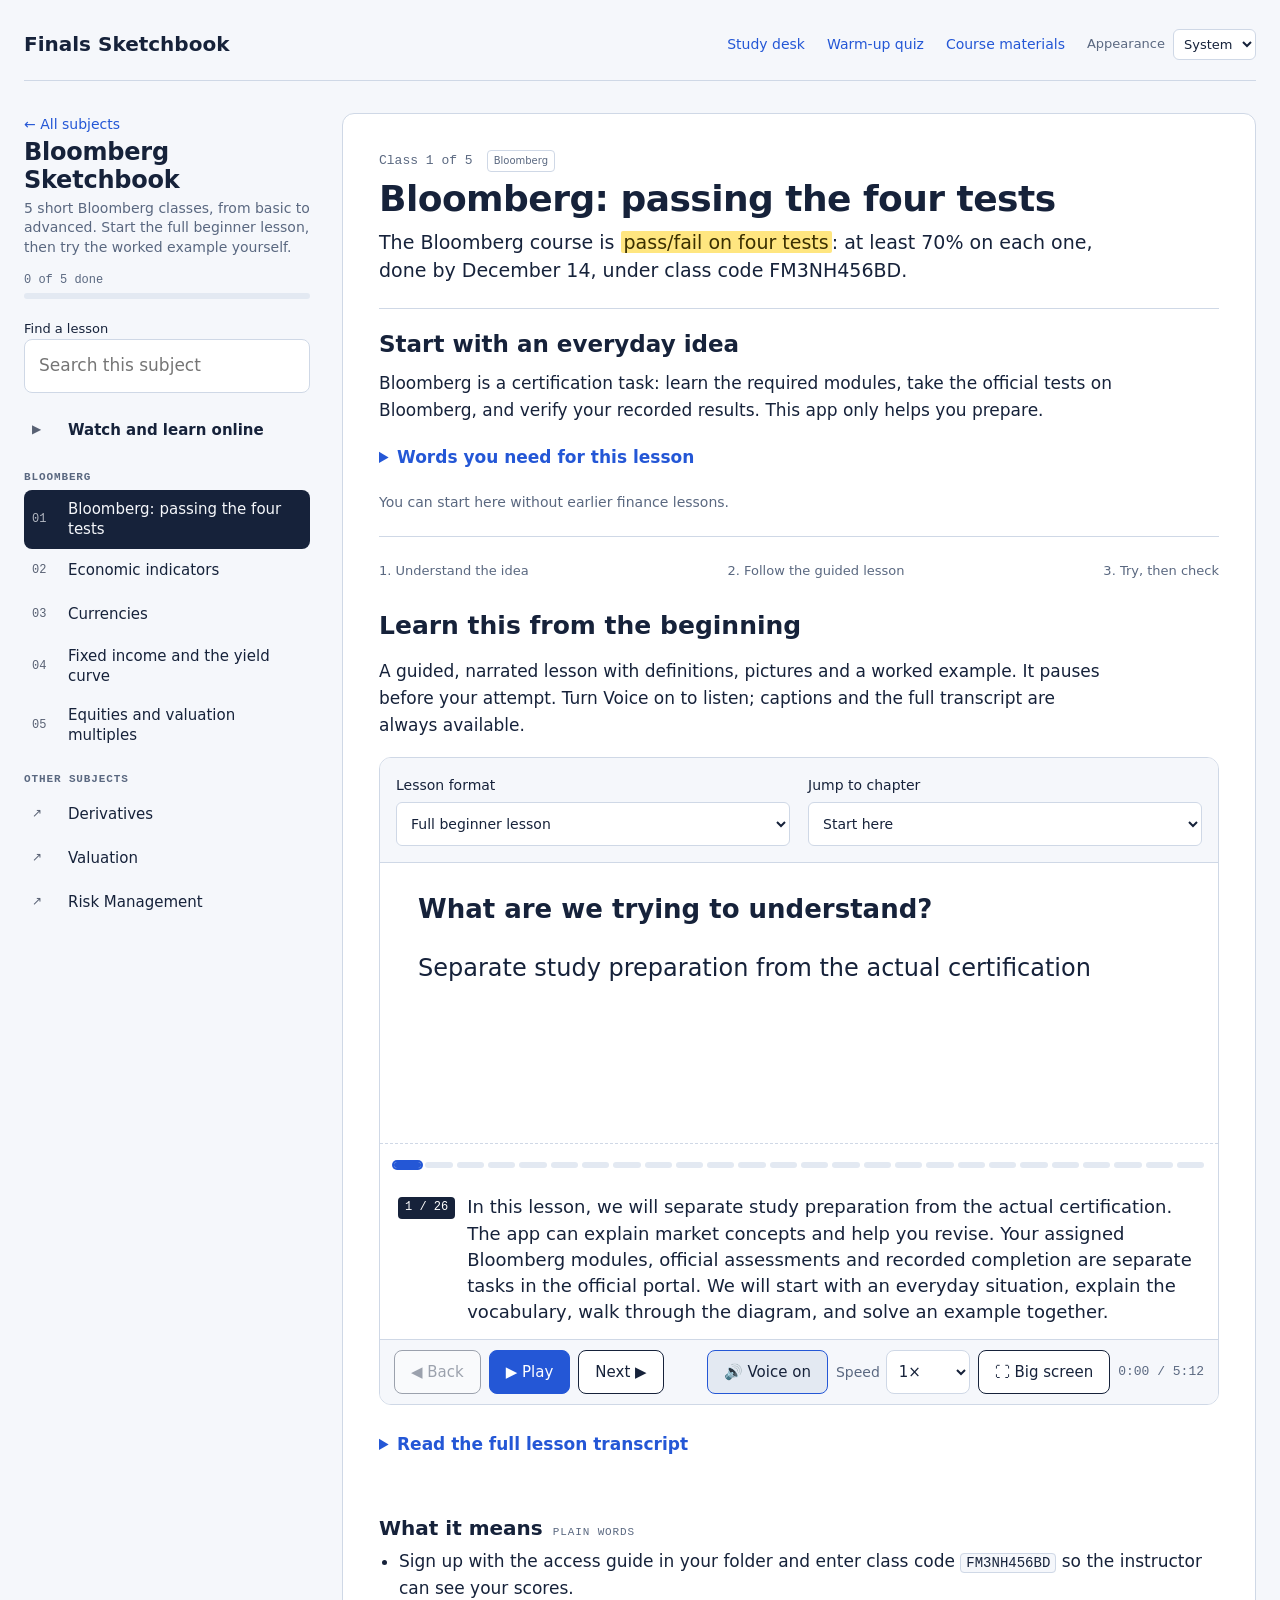
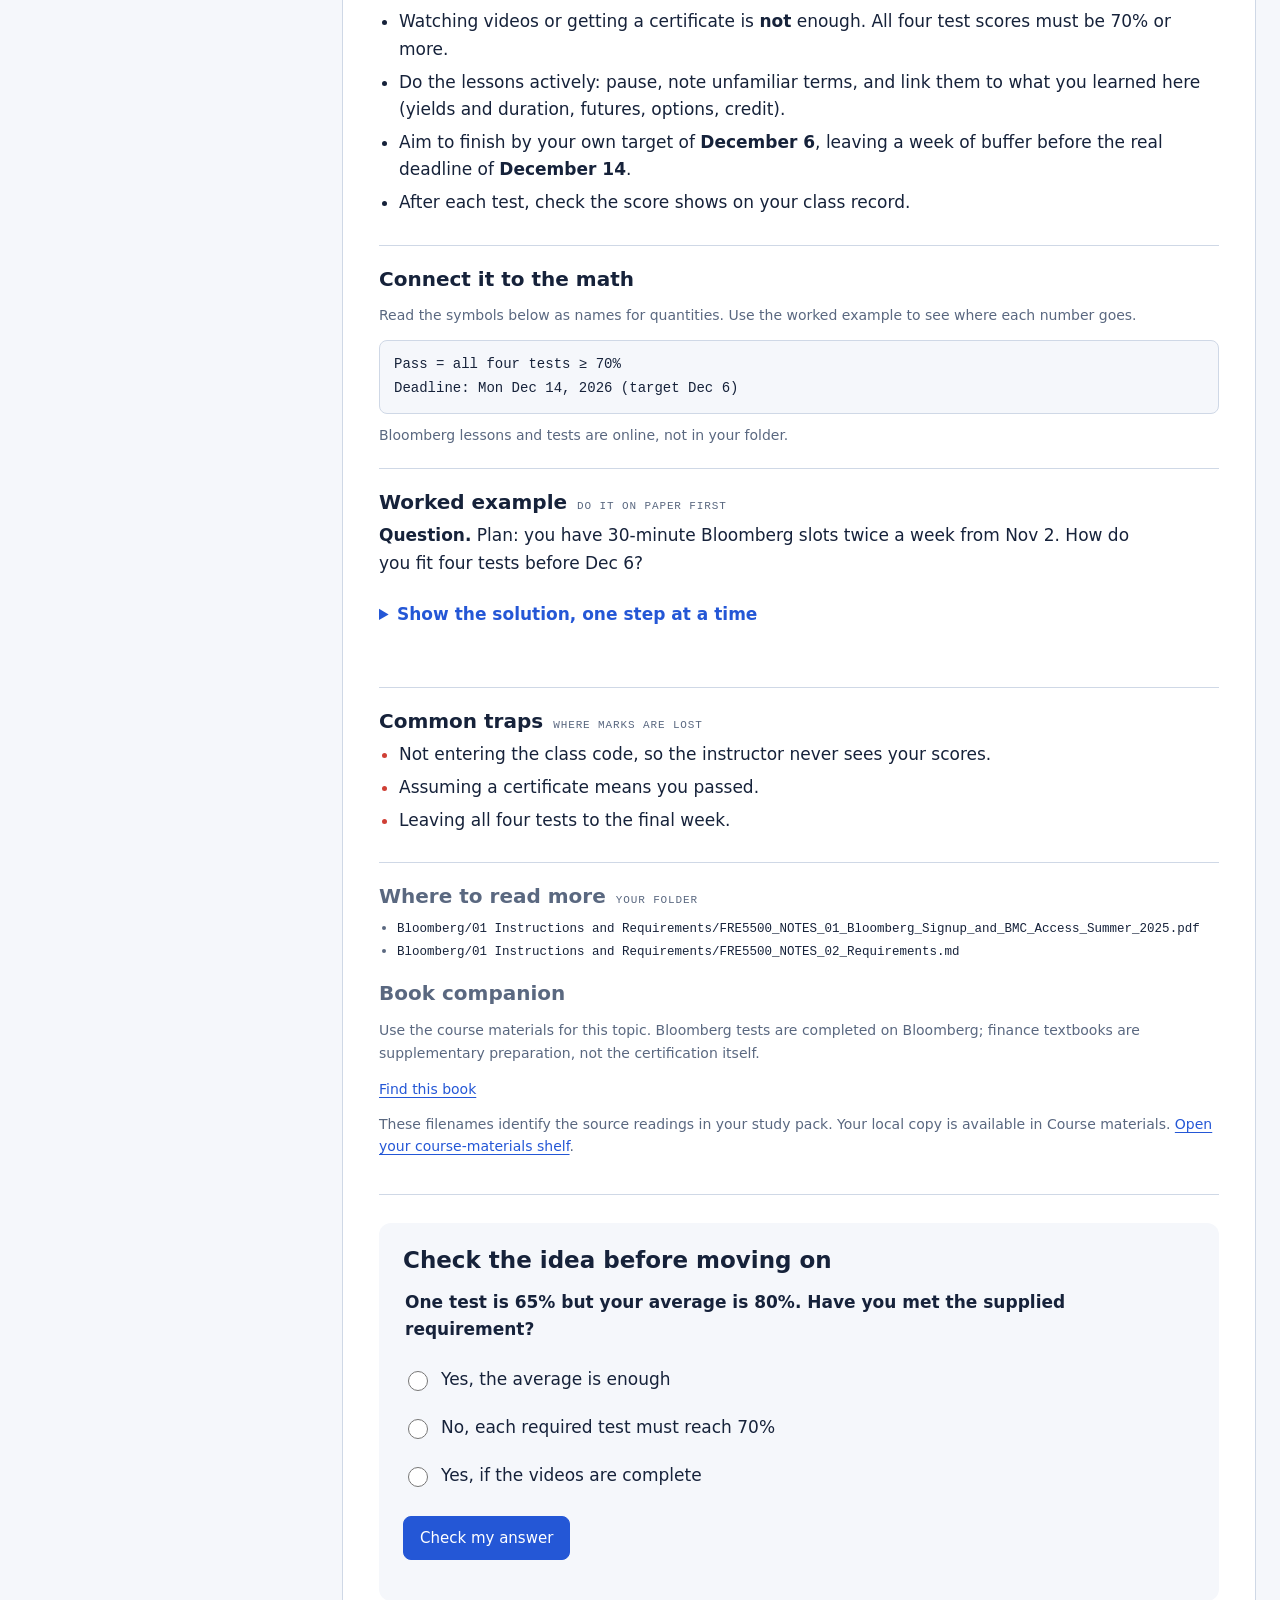
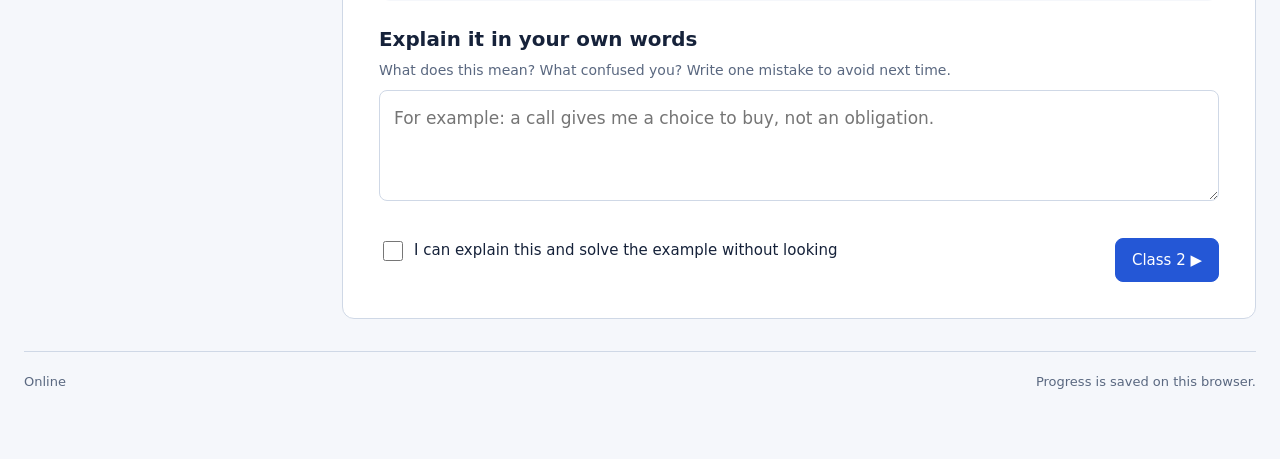
<file: bloomberg.html>
<!doctype html>
<html lang="en">
<head>
<meta charset="utf-8">
<meta name="viewport" content="width=device-width, initial-scale=1, viewport-fit=cover">
<meta name="theme-color" content="#16223a">
<link rel="manifest" href="manifest.webmanifest">
<link rel="icon" href="icons/icon-192.png">
<link rel="apple-touch-icon" href="icons/icon-192.png">

<title>Bloomberg Sketchbook</title>
<link rel="stylesheet" href="assets/base.css"><link rel="stylesheet" href="assets/study.css">
</head>
<body><a class="skip" href="#sheet">Skip to lesson</a><header class="appbar"><a class="wordmark" href="index.html">Finals Sketchbook</a><nav aria-label="Main navigation"><a href="index.html">Study desk</a><a href="bloomberg-practice.html">Warm-up quiz</a><a href="library.html">Course materials</a><label class="theme-label">Appearance <select id="theme"><option value="system">System</option><option value="light">Light</option><option value="dark">Dark</option></select></label></nav></header>




<div class="wrap">
  <aside class="side">
    <div class="brand"><a href="./" style="font-size:14px;color:var(--blue);text-decoration:none">← All subjects</a>
      <h1>Bloomberg Sketchbook</h1>
      <p>5 short Bloomberg classes, from basic to advanced. Start the full beginner lesson, then try the worked example yourself.</p>
    </div>
    <div class="prog" id="progtxt">0 of 5 done</div>
    <div class="bar"><i id="progbar"></i></div>
    <div class="mobile-pick"><label for="pick" class="tm" style="font-size:13px;color:var(--mut)">Jump to a class</label><select id="pick"></select></div>
    <label class="search-label" for="lesson-search">Find a lesson</label><input id="lesson-search" type="search" placeholder="Search this subject"><p id="search-status" class="small" role="status"></p><nav id="nav" aria-label="Lessons"></nav>
  </aside>
  <main><div class="sheet" id="sheet" tabindex="-1"></div></main>
</div>



<footer class="appfooter"><span id="connection"></span><span id="save-status" role="status">Progress is saved on this browser.</span></footer><noscript><p>Please enable JavaScript for interactive lessons. The <a href="pdf/Finals%20Sketchbook%20-%20All%20Subjects.pdf">original printable notes</a> also work without JavaScript.</p></noscript><script src="assets/config.js"></script><script src="assets/common.js"></script><script src="assets/lessons.js"></script><script src="assets/beginner.js"></script><script>const PAGE="bloomberg";</script><script src="assets/labs.js"></script><script src="assets/videos.js"></script><script src="assets/guided-lessons.js"></script><script src="assets/study.js"></script></body>
</html>
</file>
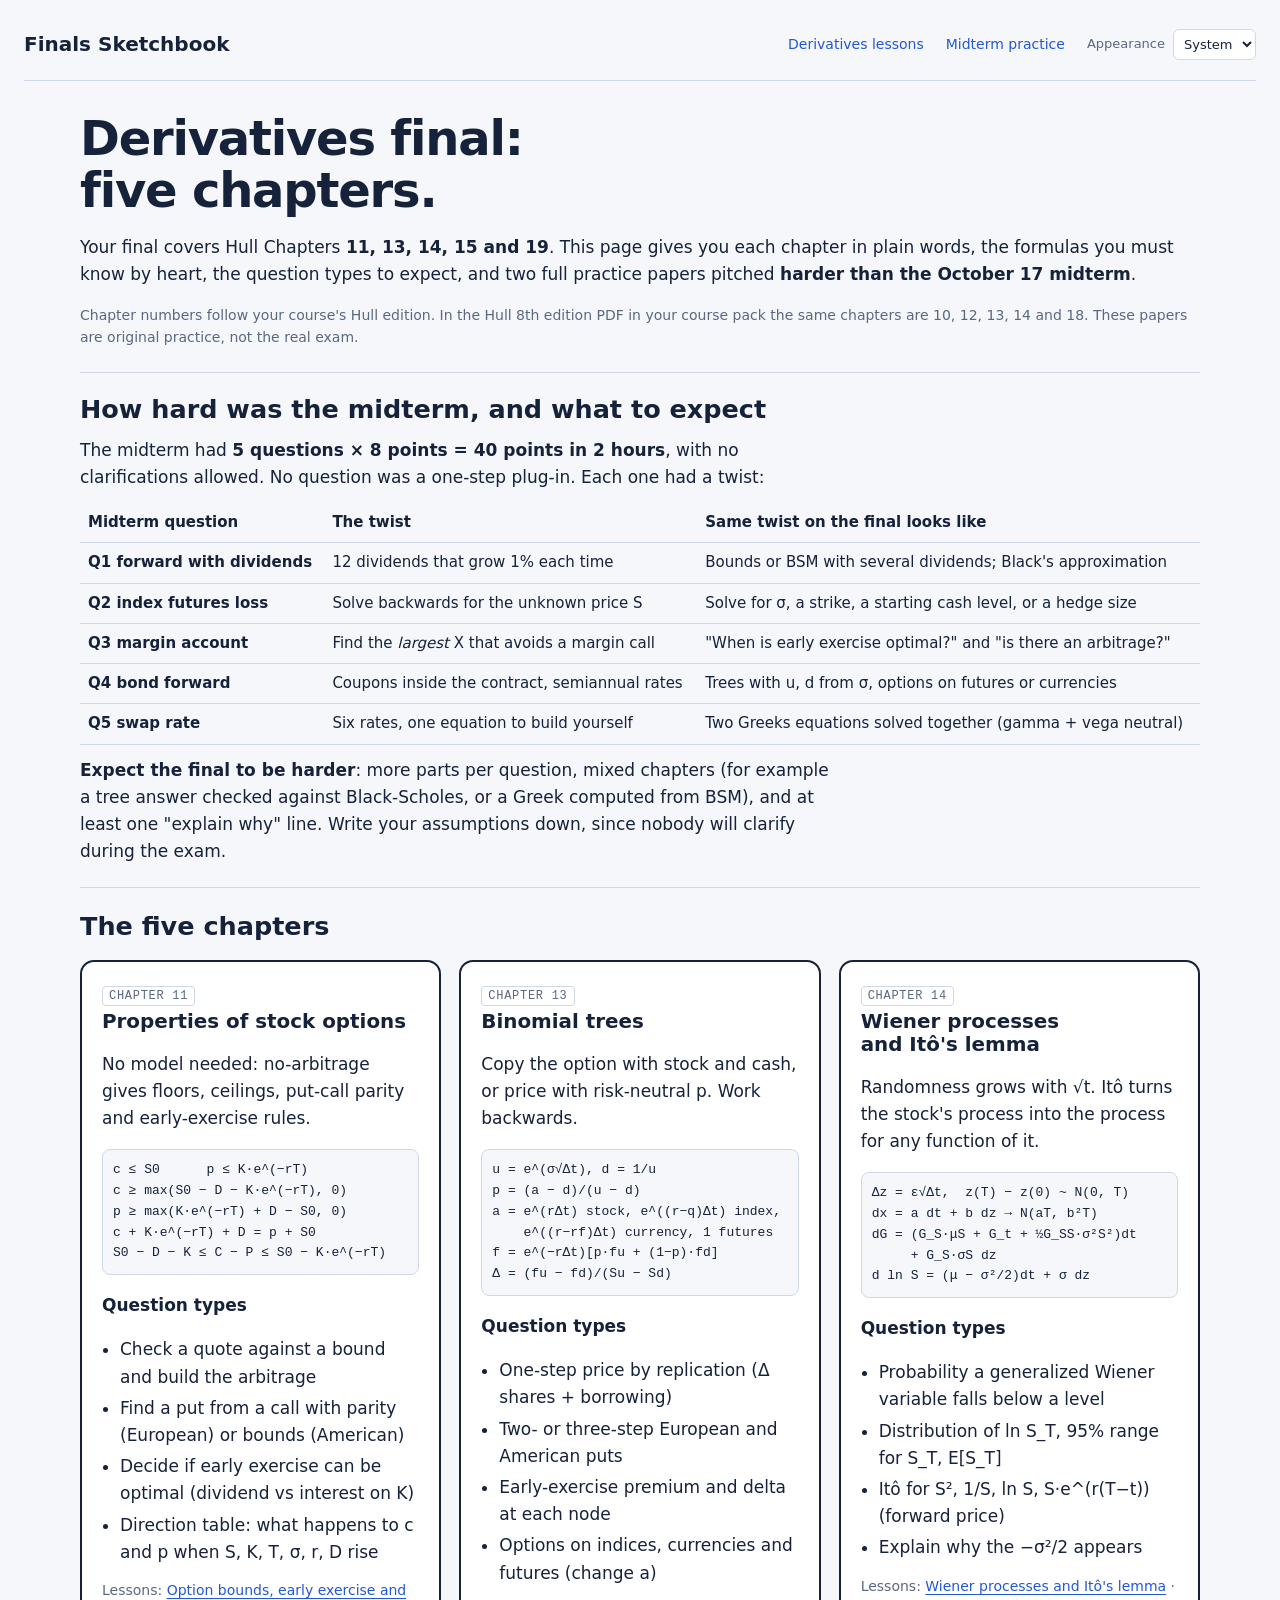
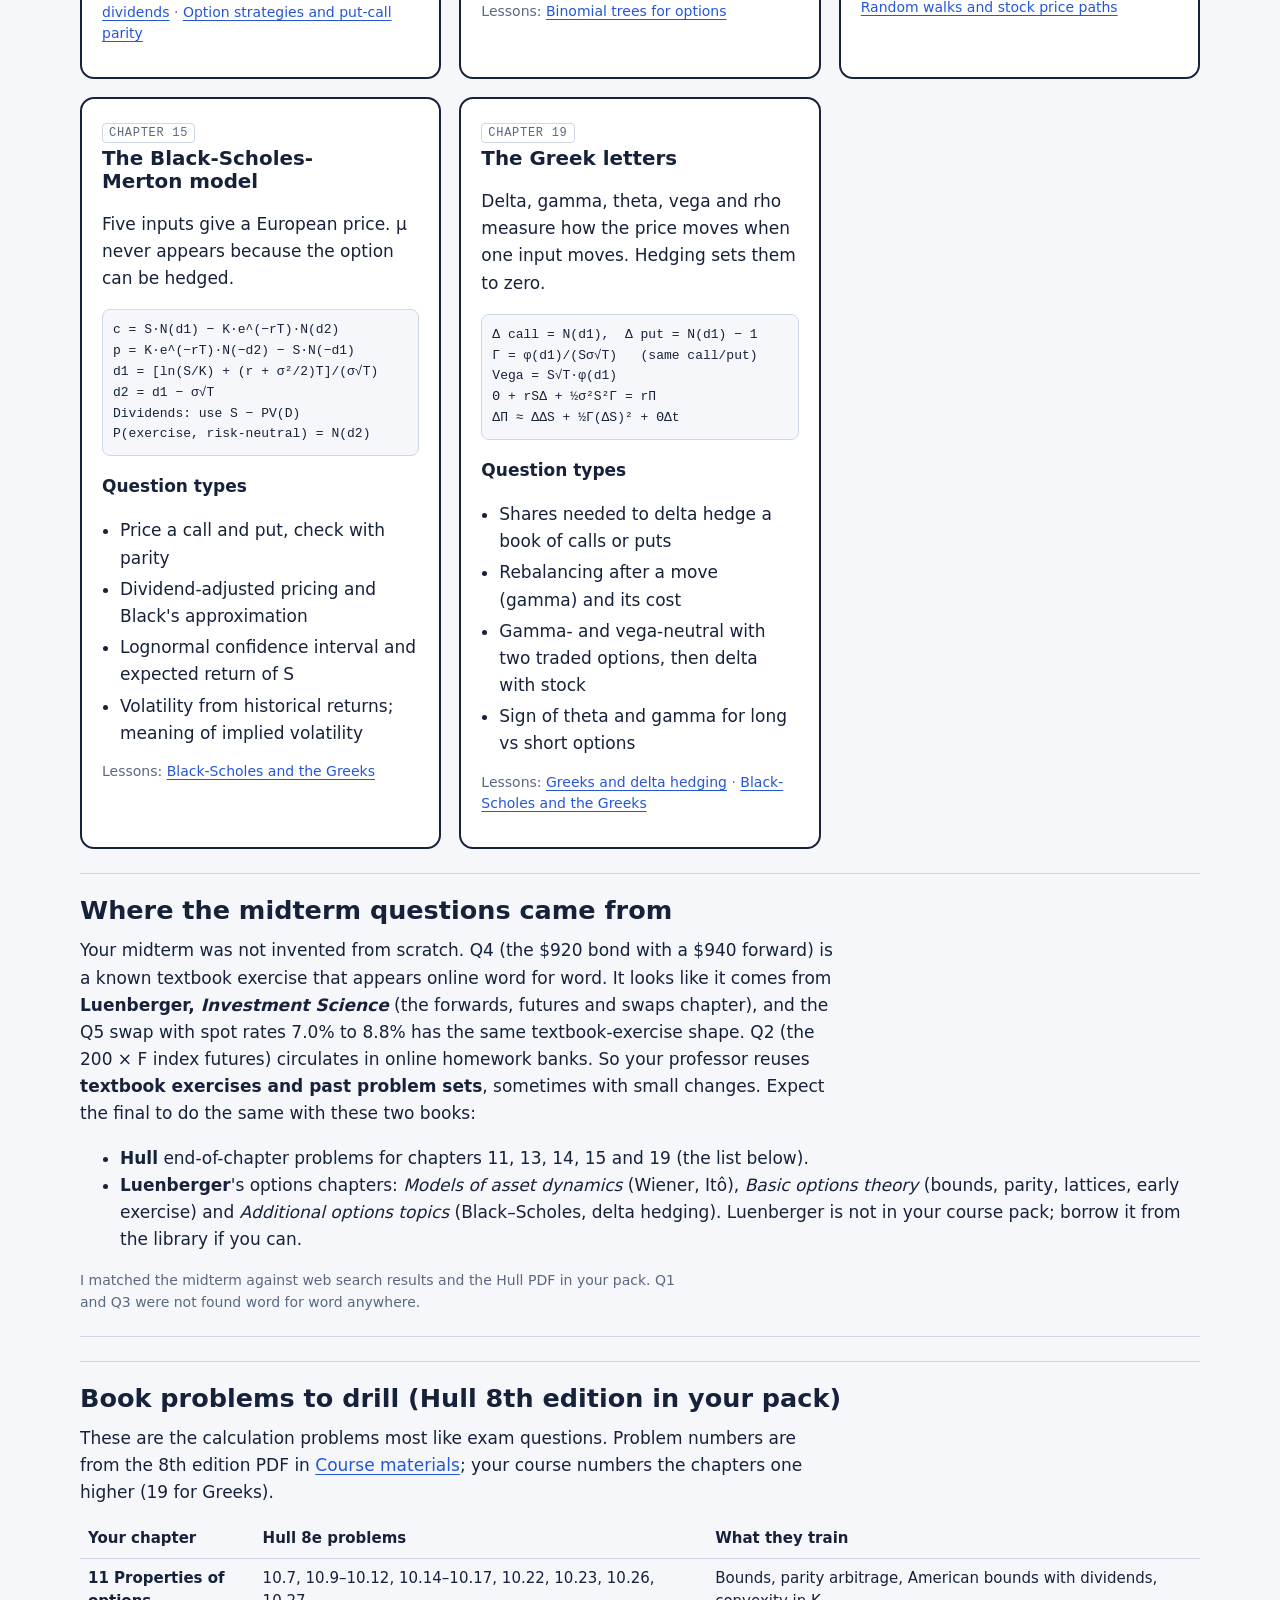
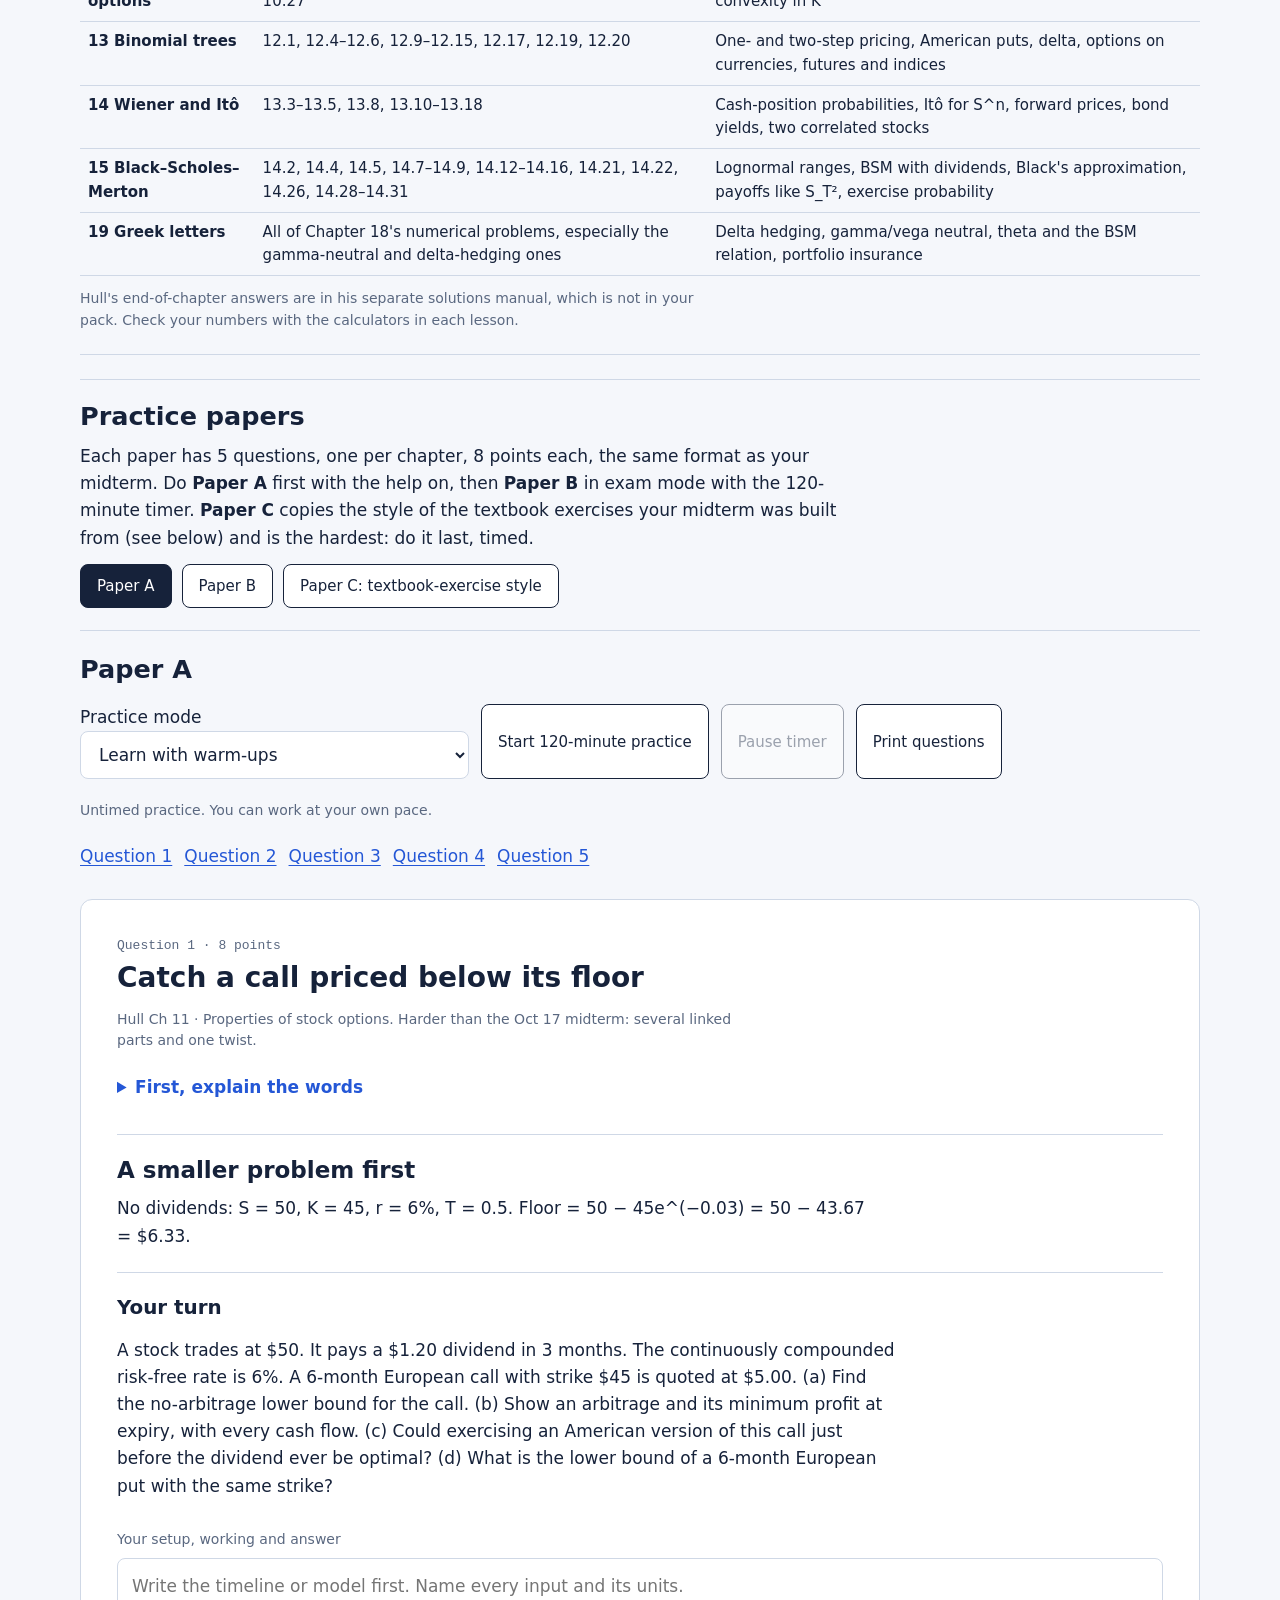
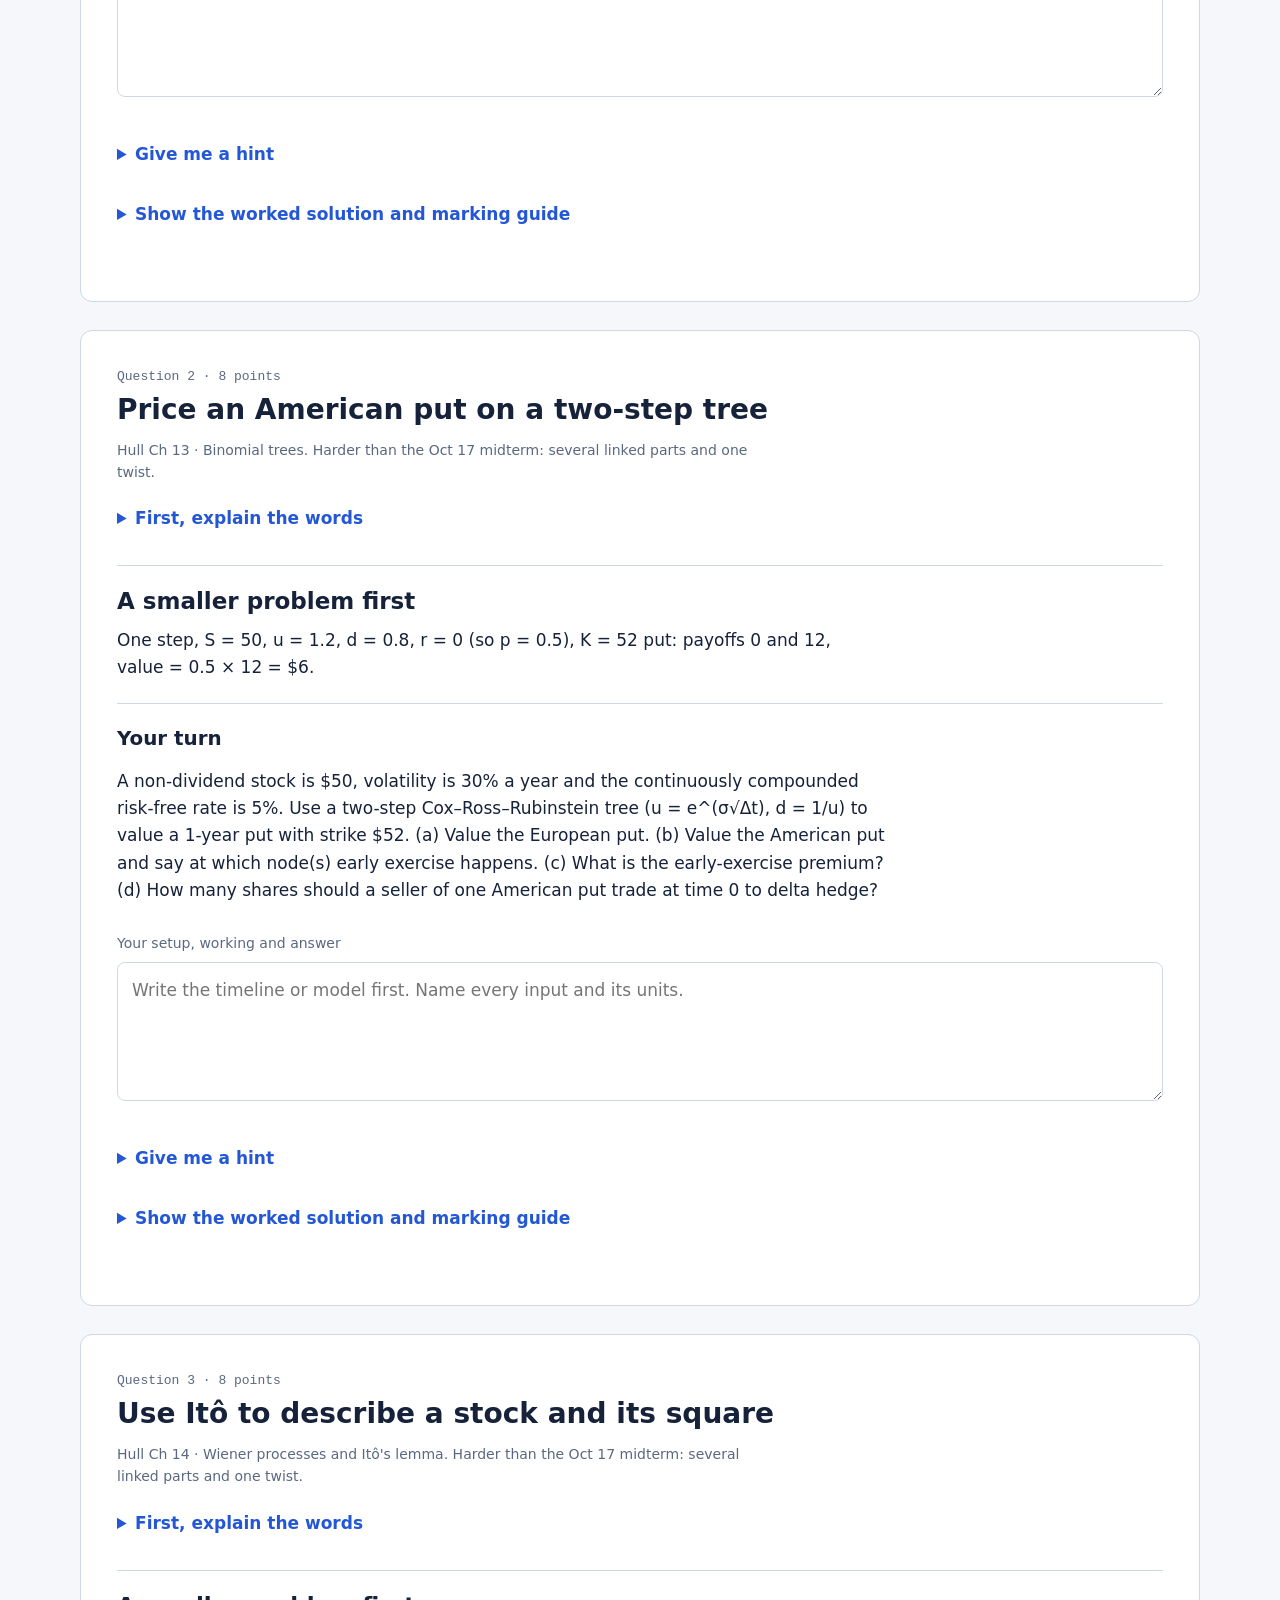
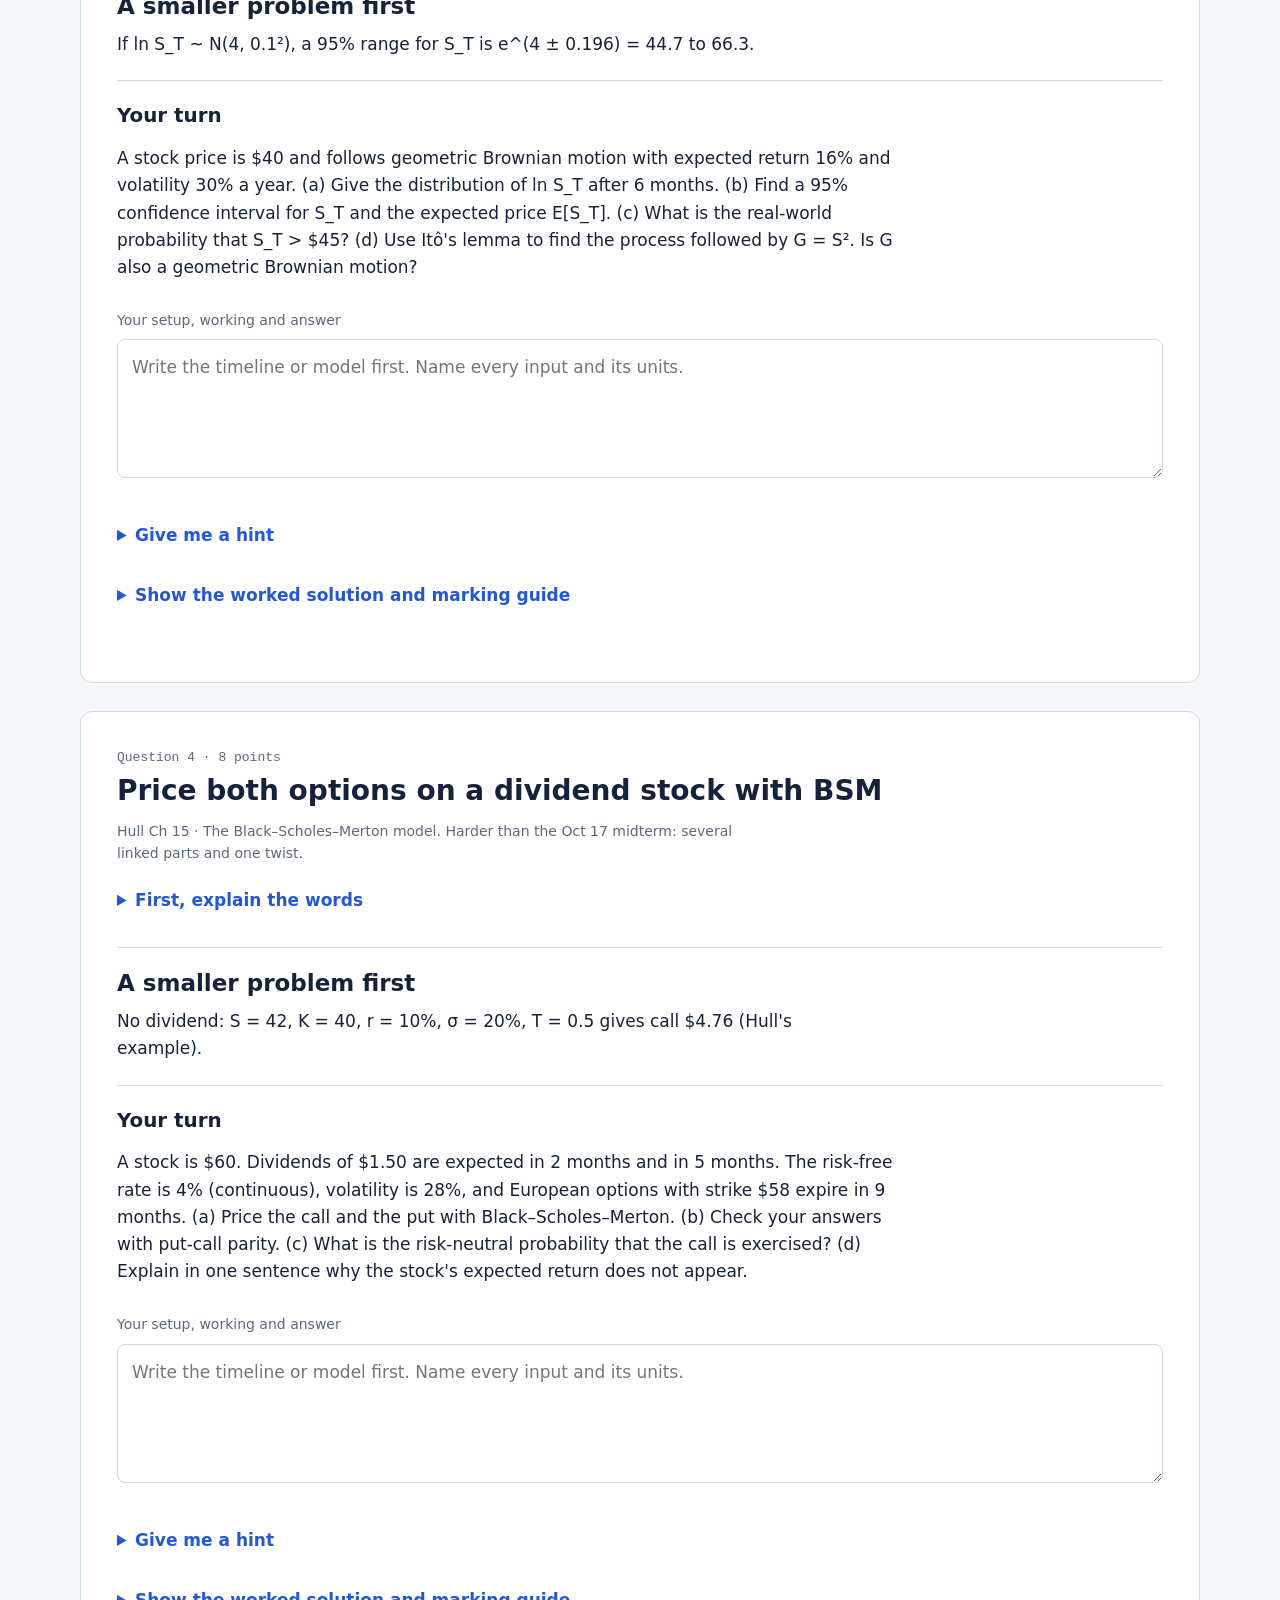
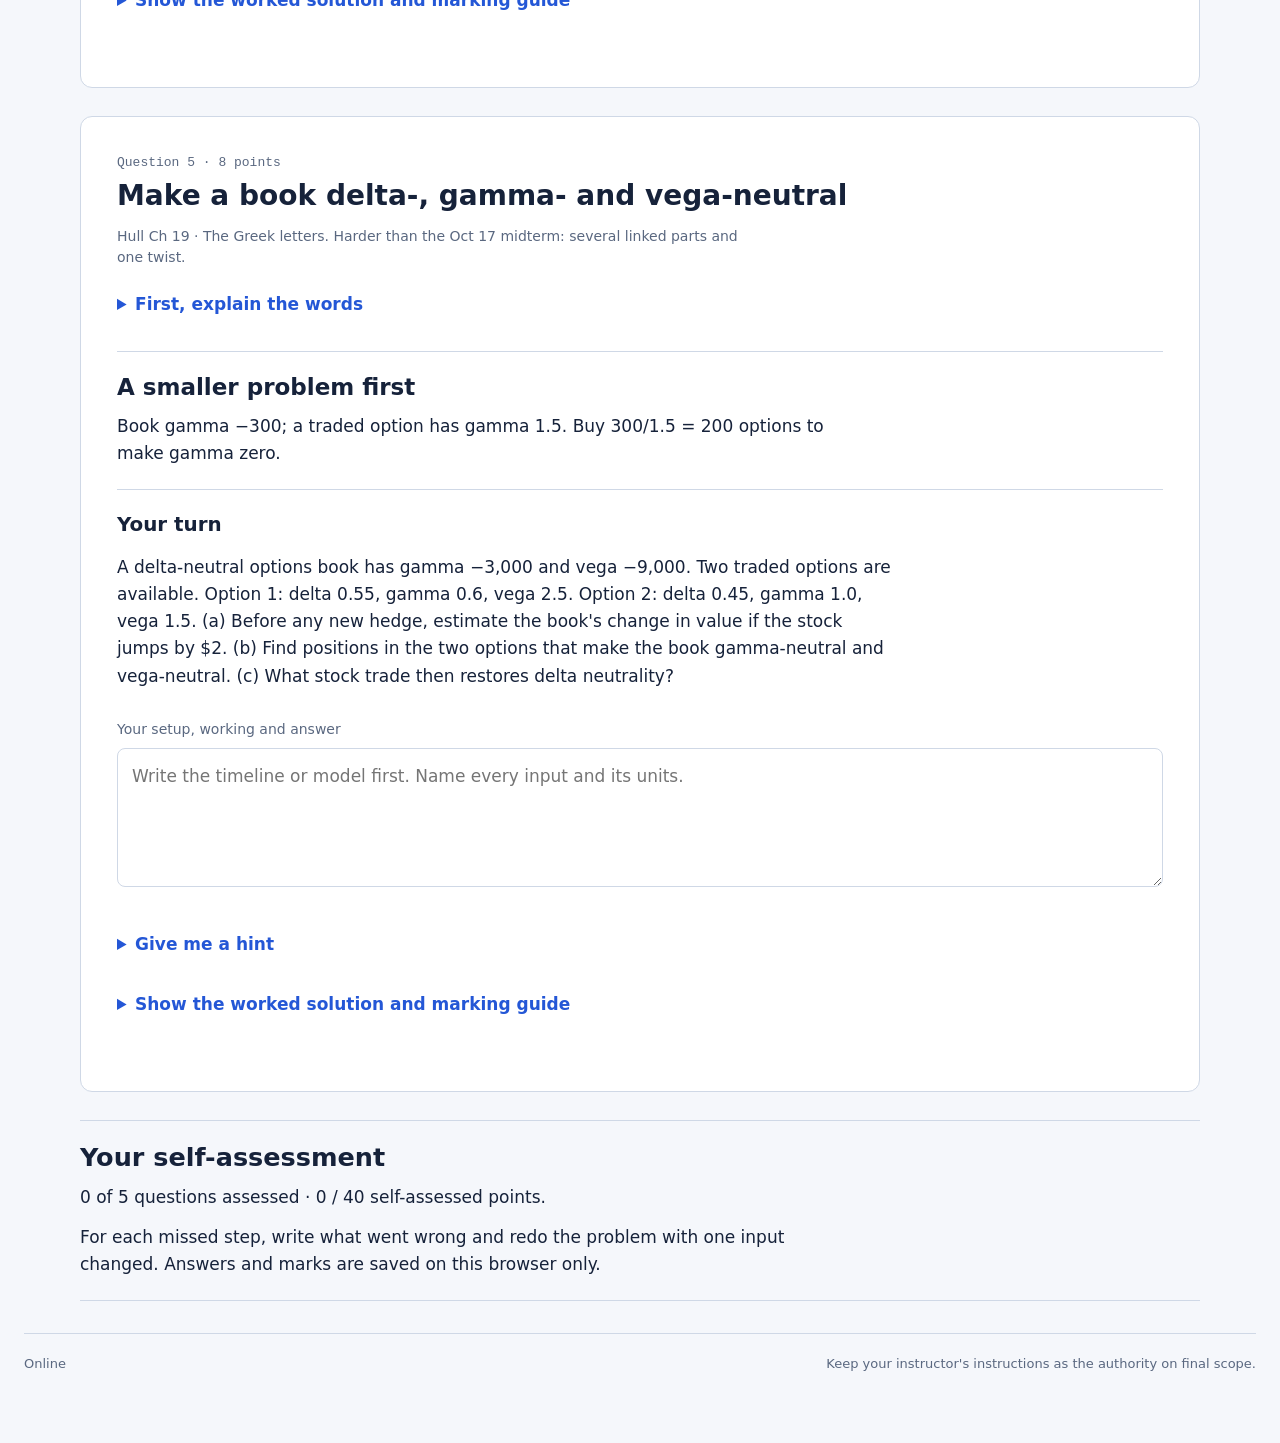
<file: derivatives-final-chapters.html>
<!doctype html><html lang="en"><head><meta charset="utf-8"><meta name="viewport" content="width=device-width, initial-scale=1"><title>Derivatives final chapters · Finals Sketchbook</title><link rel="stylesheet" href="assets/base.css"><link rel="stylesheet" href="assets/study.css"><link rel="icon" href="icons/icon-192.png">
<style>
.chap-grid{display:grid;grid-template-columns:repeat(auto-fit,minmax(min(100%,300px),1fr));gap:18px;margin:18px 0}
.chap{background:var(--sheet);border:2px solid var(--ink);border-radius:14px;padding:18px 20px}
.chap h3{margin:4px 0 8px}.chap .tag{font-family:var(--mono);font-size:12px;letter-spacing:.06em;text-transform:uppercase;color:var(--mut)}
.chap pre{white-space:pre-wrap;font-family:var(--mono);font-size:13px;background:var(--paper);border:1px solid var(--line);border-radius:8px;padding:10px;margin:8px 0}
.chap ul{padding-left:18px;margin:6px 0}.chap li{margin-bottom:4px}
.paper-switch{display:flex;gap:10px;flex-wrap:wrap}.paper-switch a[aria-current]{background:var(--ink);color:var(--sheet)}
table.mt{border-collapse:collapse;width:100%;font-size:15px}table.mt td,table.mt th{border-bottom:1px solid var(--line);padding:8px;text-align:left;vertical-align:top}
.tablewrap{overflow-x:auto}
</style></head><body><a class="skip" href="#main">Skip to content</a><header class="appbar"><a class="wordmark" href="index.html">Finals Sketchbook</a><nav aria-label="Main navigation"><a href="derivatives.html">Derivatives lessons</a><a href="derivatives-practice.html">Midterm practice</a><label class="theme-label">Appearance <select id="theme"><option value="system">System</option><option value="light">Light</option><option value="dark">Dark</option></select></label></nav></header>
<main id="main" class="home">
<h1>Derivatives final: five chapters.</h1>
<p>Your final covers Hull Chapters <b>11, 13, 14, 15 and 19</b>. This page gives you each chapter in plain words, the formulas you must know by heart, the question types to expect, and two full practice papers pitched <b>harder than the October 17 midterm</b>.</p>
<p class="small">Chapter numbers follow your course's Hull edition. In the Hull 8th edition PDF in your course pack the same chapters are 10, 12, 13, 14 and 18. These papers are original practice, not the real exam.</p>

<section class="first-idea"><h2>How hard was the midterm, and what to expect</h2>
<p>The midterm had <b>5 questions × 8 points = 40 points in 2 hours</b>, with no clarifications allowed. No question was a one-step plug-in. Each one had a twist:</p>
<div class="tablewrap"><table class="mt"><thead><tr><th>Midterm question</th><th>The twist</th><th>Same twist on the final looks like</th></tr></thead><tbody>
<tr><td>Q1 forward with dividends</td><td>12 dividends that grow 1% each time</td><td>Bounds or BSM with several dividends; Black's approximation</td></tr>
<tr><td>Q2 index futures loss</td><td>Solve backwards for the unknown price S</td><td>Solve for σ, a strike, a starting cash level, or a hedge size</td></tr>
<tr><td>Q3 margin account</td><td>Find the <i>largest</i> X that avoids a margin call</td><td>"When is early exercise optimal?" and "is there an arbitrage?"</td></tr>
<tr><td>Q4 bond forward</td><td>Coupons inside the contract, semiannual rates</td><td>Trees with u, d from σ, options on futures or currencies</td></tr>
<tr><td>Q5 swap rate</td><td>Six rates, one equation to build yourself</td><td>Two Greeks equations solved together (gamma + vega neutral)</td></tr>
</tbody></table></div>
<p><b>Expect the final to be harder</b>: more parts per question, mixed chapters (for example a tree answer checked against Black-Scholes, or a Greek computed from BSM), and at least one "explain why" line. Write your assumptions down, since nobody will clarify during the exam.</p></section>

<h2>The five chapters</h2>
<div class="chap-grid" id="chapters"></div>

<section class="first-idea" id="sources"><h2>Where the midterm questions came from</h2>
<p>Your midterm was not invented from scratch. Q4 (the $920 bond with a $940 forward) is a known textbook exercise that appears online word for word. It looks like it comes from <b>Luenberger, <i>Investment Science</i></b> (the forwards, futures and swaps chapter), and the Q5 swap with spot rates 7.0% to 8.8% has the same textbook-exercise shape. Q2 (the 200 × F index futures) circulates in online homework banks. So your professor reuses <b>textbook exercises and past problem sets</b>, sometimes with small changes. Expect the final to do the same with these two books:</p>
<ul><li><b>Hull</b> end-of-chapter problems for chapters 11, 13, 14, 15 and 19 (the list below).</li>
<li><b>Luenberger</b>'s options chapters: <i>Models of asset dynamics</i> (Wiener, Itô), <i>Basic options theory</i> (bounds, parity, lattices, early exercise) and <i>Additional options topics</i> (Black–Scholes, delta hedging). Luenberger is not in your course pack; borrow it from the library if you can.</li></ul>
<p class="small">I matched the midterm against web search results and the Hull PDF in your pack. Q1 and Q3 were not found word for word anywhere.</p></section>

<section class="first-idea" id="drill"><h2>Book problems to drill (Hull 8th edition in your pack)</h2>
<p>These are the calculation problems most like exam questions. Problem numbers are from the 8th edition PDF in <a href="library.html">Course materials</a>; your course numbers the chapters one higher (19 for Greeks).</p>
<div class="tablewrap"><table class="mt"><thead><tr><th>Your chapter</th><th>Hull 8e problems</th><th>What they train</th></tr></thead><tbody>
<tr><td>11 Properties of options</td><td>10.7, 10.9–10.12, 10.14–10.17, 10.22, 10.23, 10.26, 10.27</td><td>Bounds, parity arbitrage, American bounds with dividends, convexity in K</td></tr>
<tr><td>13 Binomial trees</td><td>12.1, 12.4–12.6, 12.9–12.15, 12.17, 12.19, 12.20</td><td>One- and two-step pricing, American puts, delta, options on currencies, futures and indices</td></tr>
<tr><td>14 Wiener and Itô</td><td>13.3–13.5, 13.8, 13.10–13.18</td><td>Cash-position probabilities, Itô for S^n, forward prices, bond yields, two correlated stocks</td></tr>
<tr><td>15 Black–Scholes–Merton</td><td>14.2, 14.4, 14.5, 14.7–14.9, 14.12–14.16, 14.21, 14.22, 14.26, 14.28–14.31</td><td>Lognormal ranges, BSM with dividends, Black's approximation, payoffs like S_T², exercise probability</td></tr>
<tr><td>19 Greek letters</td><td>All of Chapter 18's numerical problems, especially the gamma-neutral and delta-hedging ones</td><td>Delta hedging, gamma/vega neutral, theta and the BSM relation, portfolio insurance</td></tr>
</tbody></table></div>
<p class="small">Hull's end-of-chapter answers are in his separate solutions manual, which is not in your pack. Check your numbers with the calculators in each lesson.</p></section>
<section class="first-idea"><h2>Practice papers</h2>
<p>Each paper has 5 questions, one per chapter, 8 points each, the same format as your midterm. Do <b>Paper A</b> first with the help on, then <b>Paper B</b> in exam mode with the 120-minute timer. <b>Paper C</b> copies the style of the textbook exercises your midterm was built from (see below) and is the hardest: do it last, timed.</p>
<div class="paper-switch"><a class="btn" href="derivatives-final-chapters.html?paper=A#papers" id="pA">Paper A</a><a class="btn" href="derivatives-final-chapters.html?paper=B#papers" id="pB">Paper B</a><a class="btn" href="derivatives-final-chapters.html?paper=C#papers" id="pC">Paper C: textbook-exercise style</a></div></section>

<div id="papers"></div>
<div class="actions"><label>Practice mode <select id="practice-mode" class="field"><option value="learn">Learn with warm-ups</option><option value="exam">Exam practice: hide help</option></select></label><button class="btn" id="timer-start">Start 120-minute practice</button><button class="btn" id="timer-pause" disabled>Pause timer</button><button class="btn" id="print">Print questions</button></div>
<p class="status" id="timer-status" role="status">Untimed practice. You can work at your own pace.</p>
<nav aria-label="Practice questions" id="question-links" class="actions"></nav><div id="practice-questions"></div>
<section class="first-idea"><h2>Your self-assessment</h2><p id="practice-total" role="status"></p><p>For each missed step, write what went wrong and redo the problem with one input changed. Answers and marks are saved on this browser only.</p></section>
</main><footer class="appfooter"><span id="connection"></span><span id="save-status" role="status">Keep your instructor's instructions as the authority on final scope.</span></footer>
<script src="assets/config.js"></script><script src="assets/common.js"></script><script src="assets/lessons.js"></script><script src="assets/derivatives-chapters-data.js"></script>
<script>
const CHAPTERS=[
 ['Chapter 11','Properties of stock options','No model needed: no-arbitrage gives floors, ceilings, put-call parity and early-exercise rules.',[35,21],
  'c ≤ S0      p ≤ K·e^(−rT)\nc ≥ max(S0 − D − K·e^(−rT), 0)\np ≥ max(K·e^(−rT) + D − S0, 0)\nc + K·e^(−rT) + D = p + S0\nS0 − D − K ≤ C − P ≤ S0 − K·e^(−rT)',
  ['Check a quote against a bound and build the arbitrage','Find a put from a call with parity (European) or bounds (American)','Decide if early exercise can be optimal (dividend vs interest on K)','Direction table: what happens to c and p when S, K, T, σ, r, D rise']],
 ['Chapter 13','Binomial trees','Copy the option with stock and cash, or price with risk-neutral p. Work backwards.',[15],
  'u = e^(σ√Δt), d = 1/u\np = (a − d)/(u − d)\na = e^(rΔt) stock, e^((r−q)Δt) index,\n    e^((r−rf)Δt) currency, 1 futures\nf = e^(−rΔt)[p·fu + (1−p)·fd]\nΔ = (fu − fd)/(Su − Sd)',
  ['One-step price by replication (Δ shares + borrowing)','Two- or three-step European and American puts','Early-exercise premium and delta at each node','Options on indices, currencies and futures (change a)']],
 ['Chapter 14','Wiener processes and Itô\'s lemma','Randomness grows with √t. Itô turns the stock\'s process into the process for any function of it.',[36,11],
  'Δz = ε√Δt,  z(T) − z(0) ~ N(0, T)\ndx = a dt + b dz → N(aT, b²T)\ndG = (G_S·μS + G_t + ½G_SS·σ²S²)dt\n     + G_S·σS dz\nd ln S = (μ − σ²/2)dt + σ dz',
  ['Probability a generalized Wiener variable falls below a level','Distribution of ln S_T, 95% range for S_T, E[S_T]','Itô for S², 1/S, ln S, S·e^(r(T−t)) (forward price)','Explain why the −σ²/2 appears']],
 ['Chapter 15','The Black-Scholes-Merton model','Five inputs give a European price. μ never appears because the option can be hedged.',[16],
  'c = S·N(d1) − K·e^(−rT)·N(d2)\np = K·e^(−rT)·N(−d2) − S·N(−d1)\nd1 = [ln(S/K) + (r + σ²/2)T]/(σ√T)\nd2 = d1 − σ√T\nDividends: use S − PV(D)\nP(exercise, risk-neutral) = N(d2)',
  ['Price a call and put, check with parity','Dividend-adjusted pricing and Black\'s approximation','Lognormal confidence interval and expected return of S','Volatility from historical returns; meaning of implied volatility']],
 ['Chapter 19','The Greek letters','Delta, gamma, theta, vega and rho measure how the price moves when one input moves. Hedging sets them to zero.',[26,16],
  'Δ call = N(d1),  Δ put = N(d1) − 1\nΓ = φ(d1)/(Sσ√T)   (same call/put)\nVega = S√T·φ(d1)\nΘ + rSΔ + ½σ²S²Γ = rΠ\nΔΠ ≈ ΔΔS + ½Γ(ΔS)² + ΘΔt',
  ['Shares needed to delta hedge a book of calls or puts','Rebalancing after a move (gamma) and its cost','Gamma- and vega-neutral with two traded options, then delta with stock','Sign of theta and gamma for long vs short options']]
];
document.getElementById('chapters').innerHTML=CHAPTERS.map(([n,t,idea,ids,f,types])=>`<article class="chap"><span class="tag">${n}</span><h3>${t}</h3><p>${idea}</p><pre>${f}</pre><p><b>Question types</b></p><ul>${types.map(x=>`<li>${x}</li>`).join('')}</ul><p class="small">Lessons: ${ids.map(id=>`<a href='${lessonLink(id)}'>${RAW[id].title}</a>`).join(' · ')}</p></article>`).join('');
const PAPER=['A','B','C'].includes(new URLSearchParams(location.search).get('paper'))?new URLSearchParams(location.search).get('paper'):'A';
document.getElementById('p'+PAPER).setAttribute('aria-current','page');
document.getElementById('papers').innerHTML=`<h2>Paper ${PAPER}</h2>`;
const PRACTICE_KEY='fsb-chapfinal-'+PAPER.toLowerCase();const PRACTICE=CHAPTER_FINAL[PAPER];
</script><script src="assets/practice.js"></script></body></html>
</file>
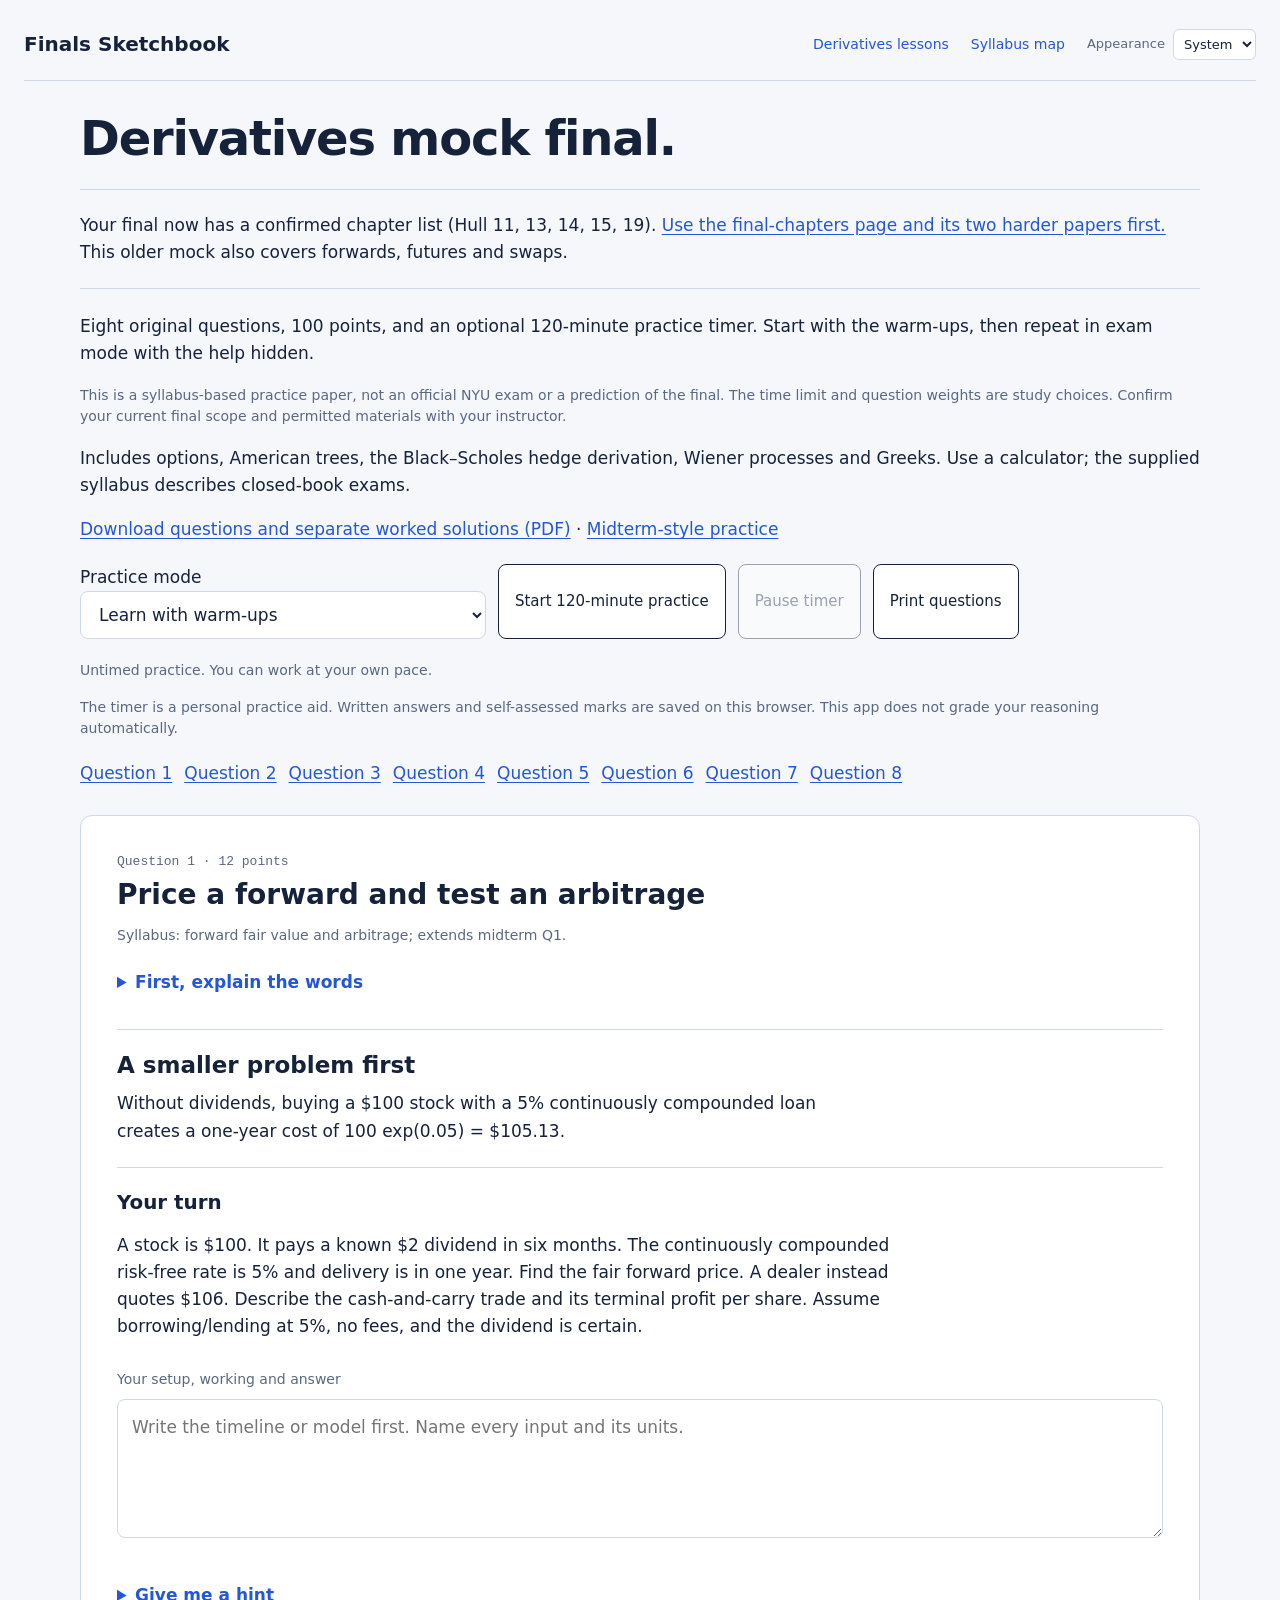
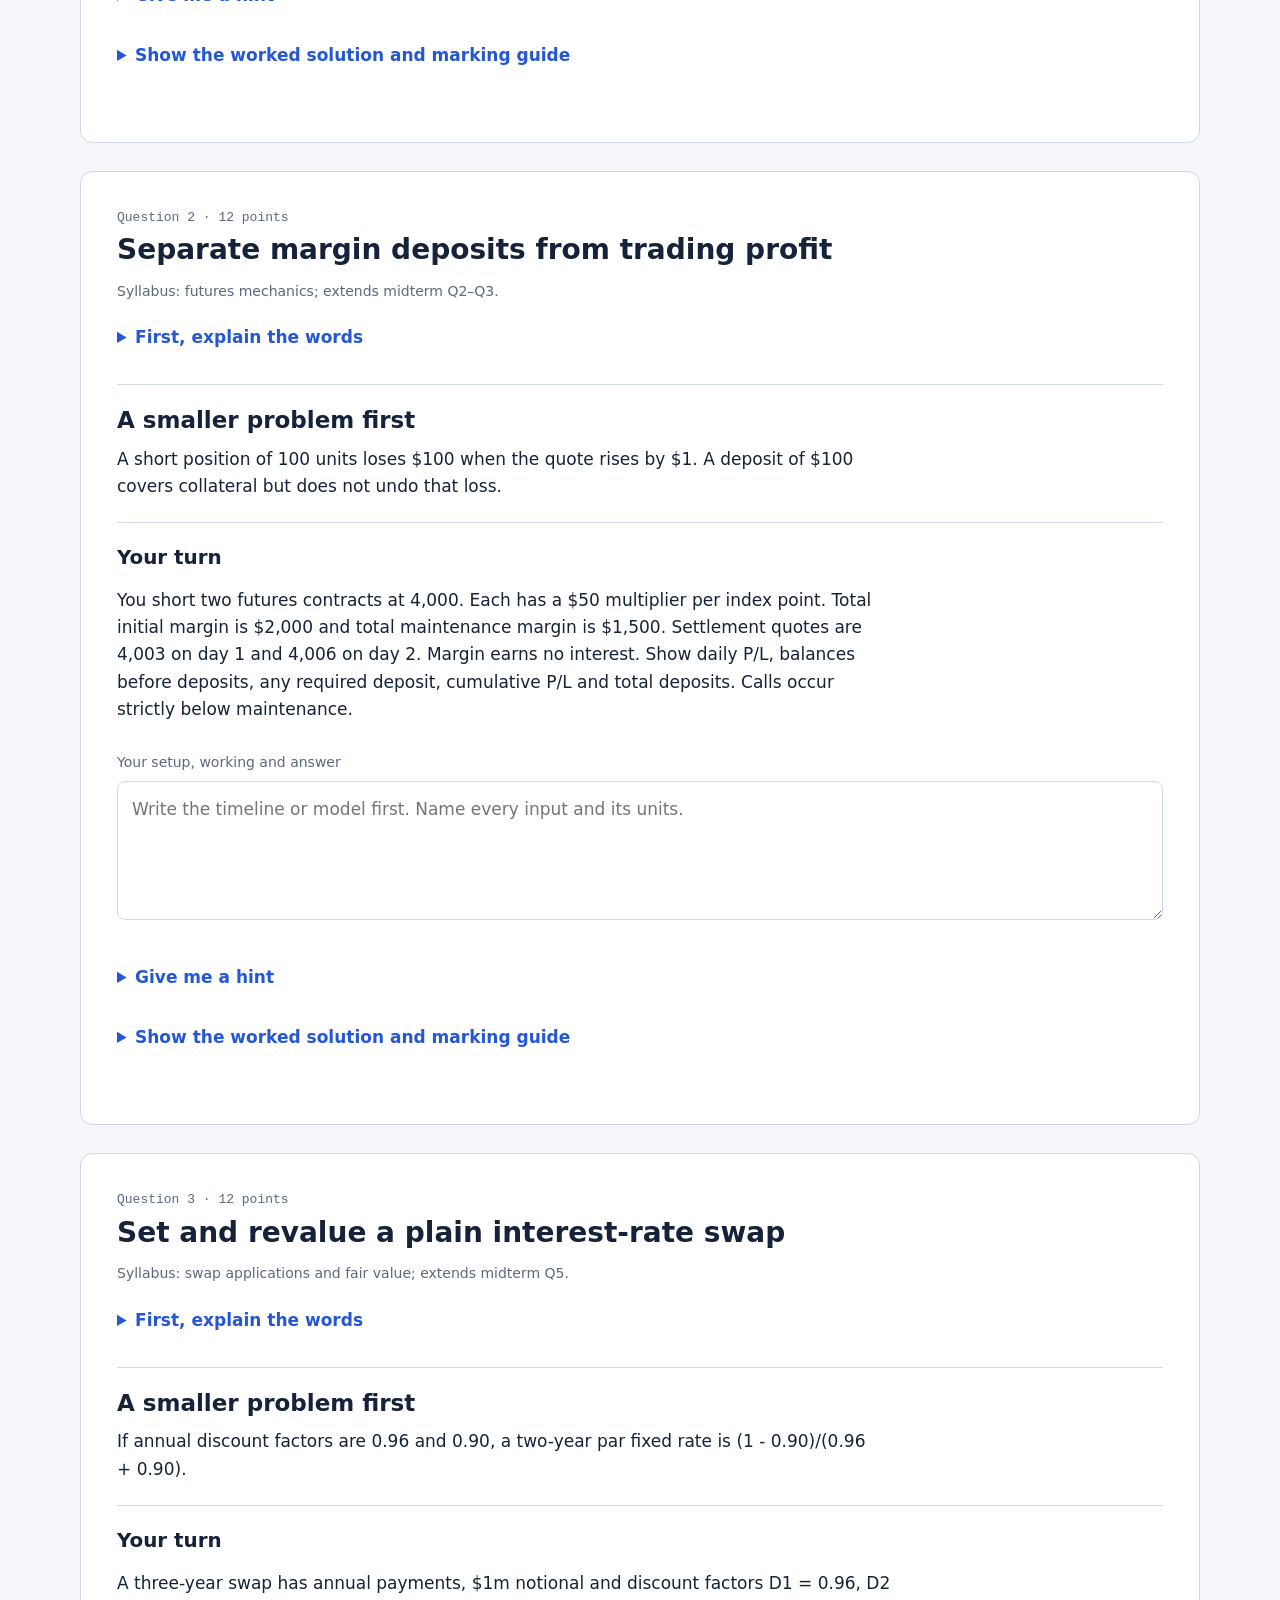
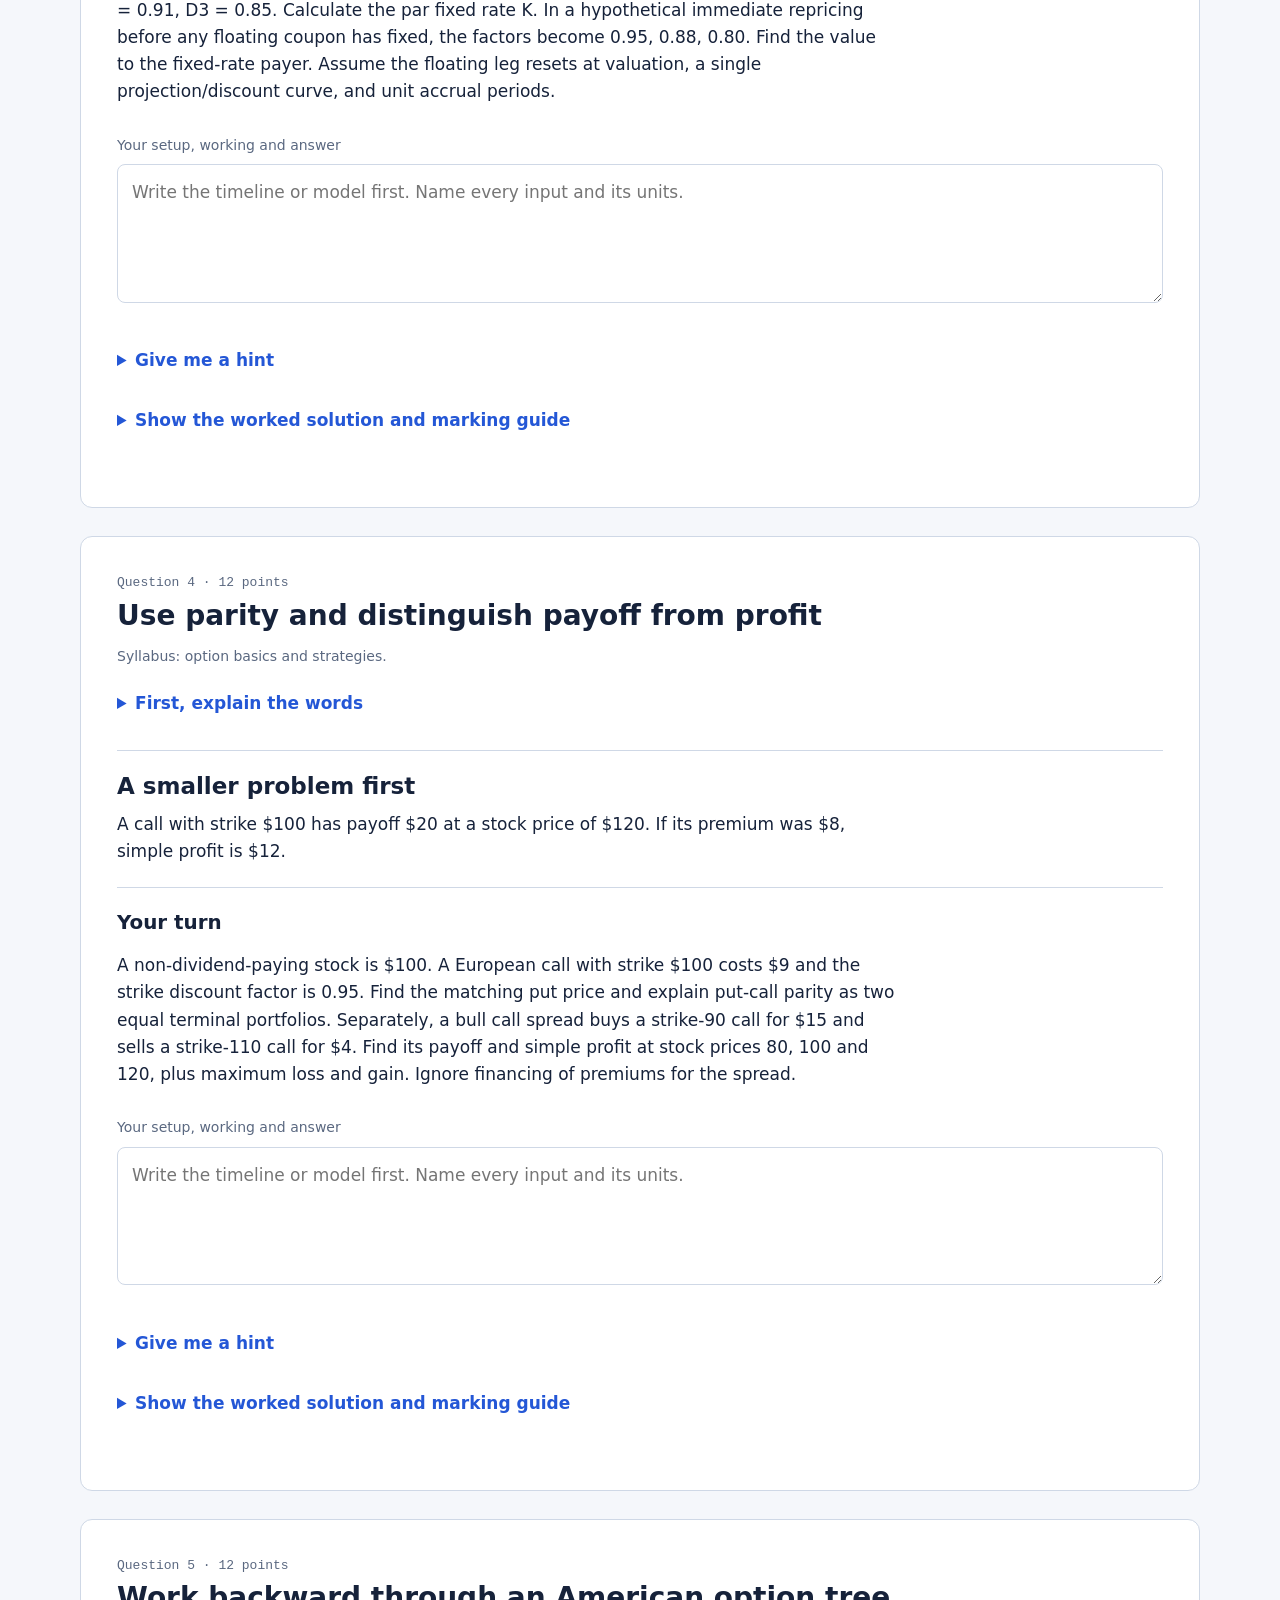
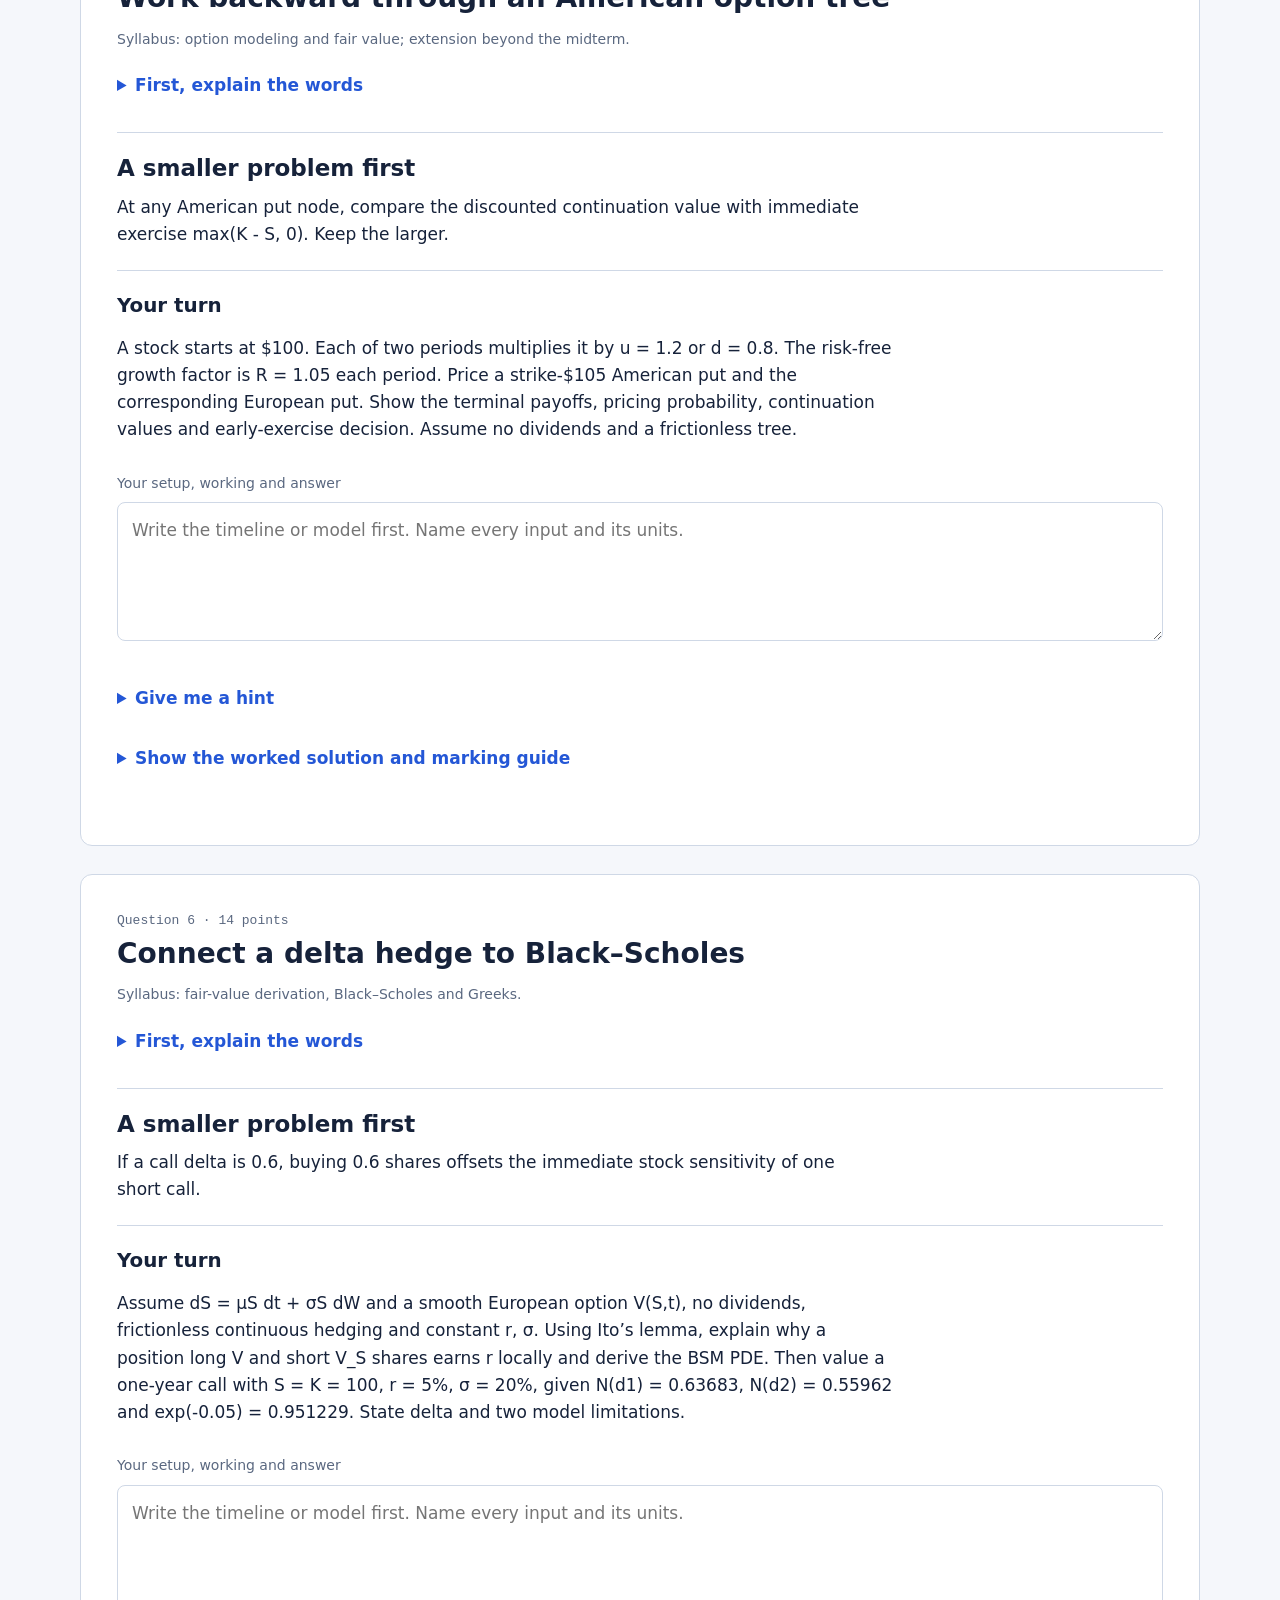
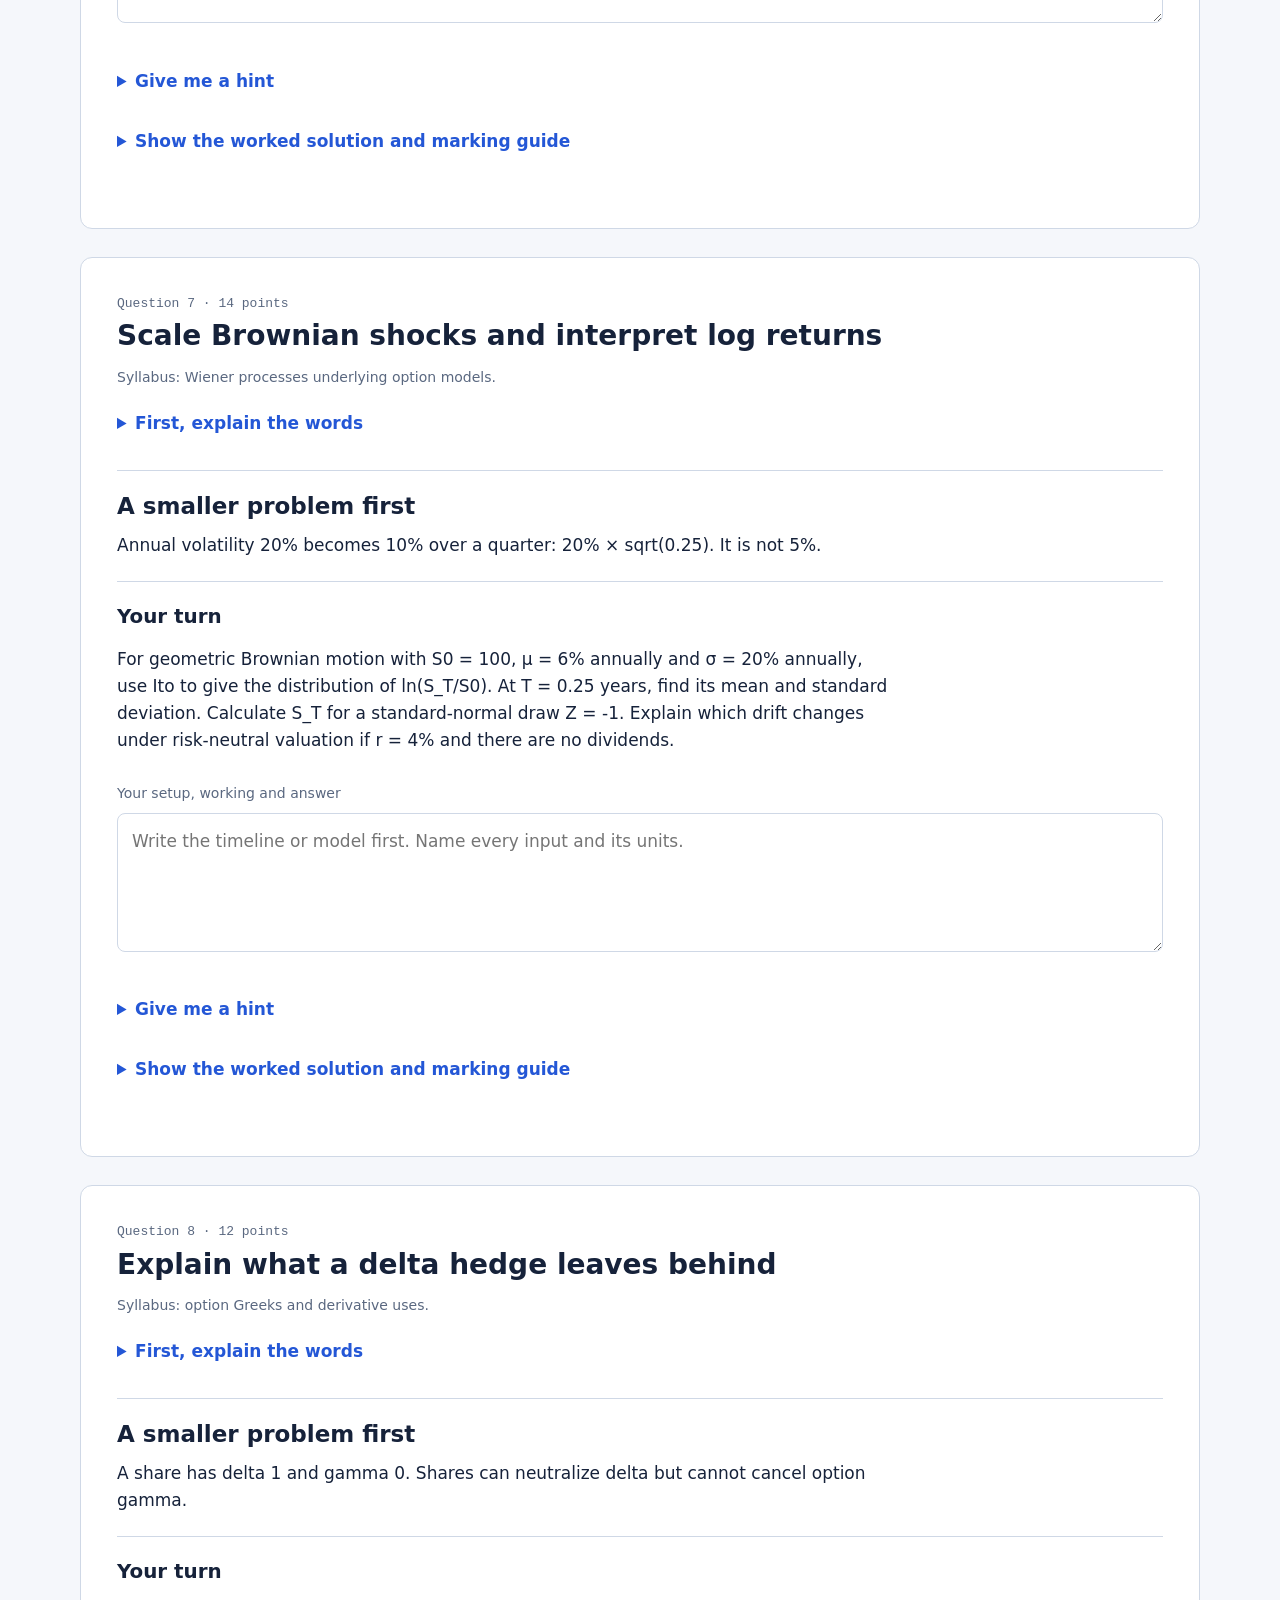
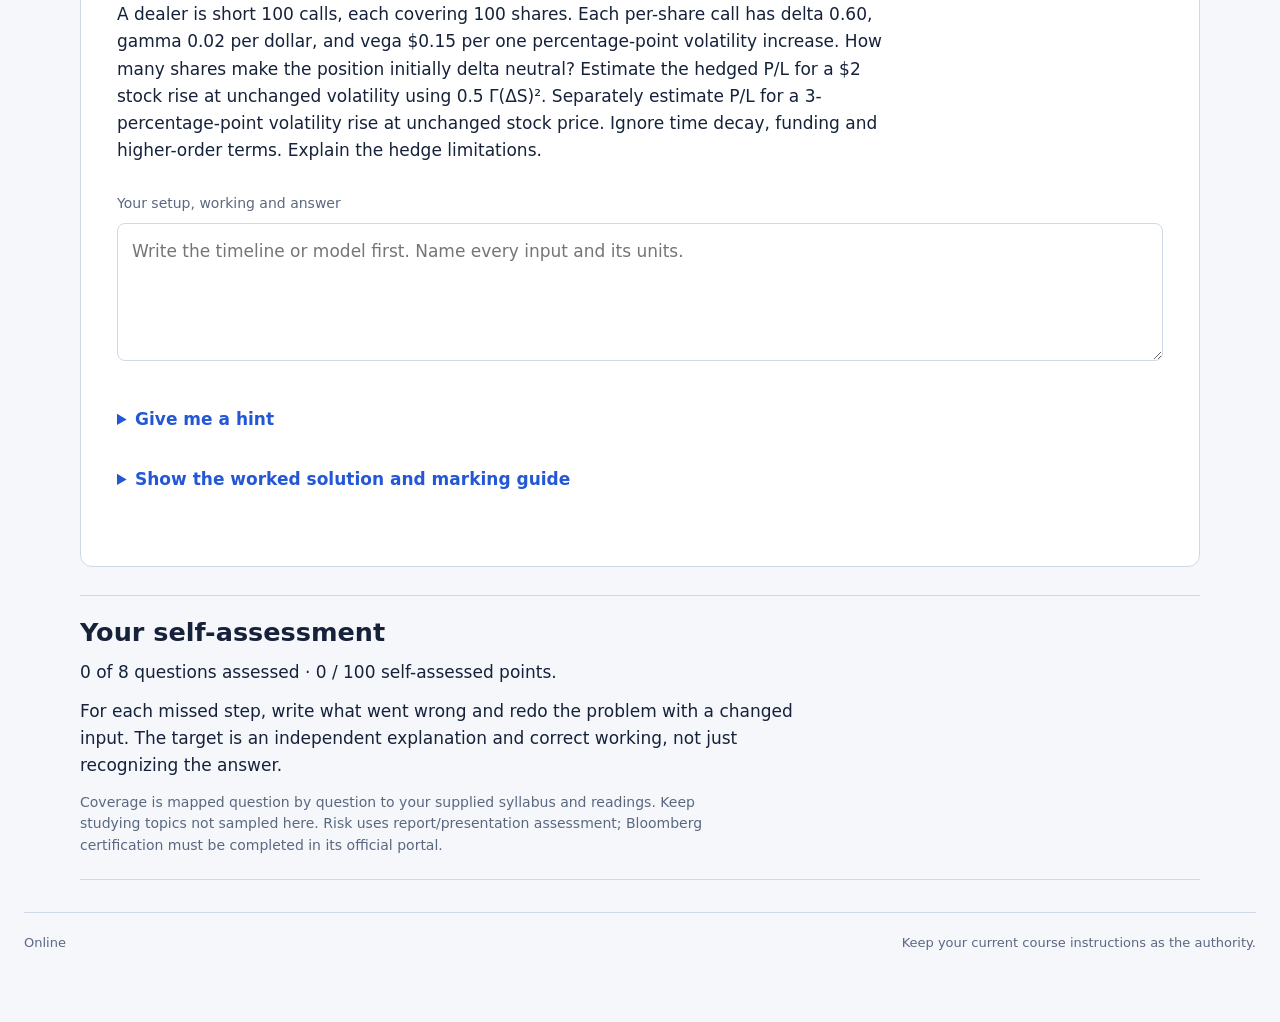
<file: derivatives-final.html>
<!doctype html><html lang="en"><head><meta charset="utf-8"><meta name="viewport" content="width=device-width, initial-scale=1"><title>Derivatives mock final · Finals Sketchbook</title><link rel="stylesheet" href="assets/base.css"><link rel="stylesheet" href="assets/study.css"><link rel="icon" href="icons/icon-192.png"></head><body><a class="skip" href="#main">Skip to practice</a><header class="appbar"><a class="wordmark" href="index.html">Finals Sketchbook</a><nav aria-label="Main navigation"><a href="derivatives.html">Derivatives lessons</a><a href="syllabus.html#derivatives">Syllabus map</a><label class="theme-label">Appearance <select id="theme"><option value="system">System</option><option value="light">Light</option><option value="dark">Dark</option></select></label></nav></header><main id="main" class="home"><h1>Derivatives mock final.</h1><p class="first-idea">Your final now has a confirmed chapter list (Hull 11, 13, 14, 15, 19). <a href="derivatives-final-chapters.html">Use the final-chapters page and its two harder papers first.</a> This older mock also covers forwards, futures and swaps.</p><p>Eight original questions, 100 points, and an optional 120-minute practice timer. Start with the warm-ups, then repeat in exam mode with the help hidden.</p><p class="small">This is a syllabus-based practice paper, not an official NYU exam or a prediction of the final. The time limit and question weights are study choices. Confirm your current final scope and permitted materials with your instructor.</p><p>Includes options, American trees, the Black–Scholes hedge derivation, Wiener processes and Greeks. Use a calculator; the supplied syllabus describes closed-book exams.</p><p><a href="pdf/Derivatives%20Mock%20Final.pdf">Download questions and separate worked solutions (PDF)</a> · <a href="derivatives-practice.html">Midterm-style practice</a></p><div class="actions"><label>Practice mode <select id="practice-mode" class="field"><option value="learn">Learn with warm-ups</option><option value="exam">Exam practice — hide help</option></select></label><button class="btn" id="timer-start">Start 120-minute practice</button><button class="btn" id="timer-pause" disabled>Pause timer</button><button class="btn" id="print">Print questions</button></div><p class="status" id="timer-status" role="status">Untimed practice. You can work at your own pace.</p><p class="small">The timer is a personal practice aid. Written answers and self-assessed marks are saved on this browser. This app does not grade your reasoning automatically.</p><nav aria-label="Practice questions" id="question-links" class="actions"></nav><div id="practice-questions"></div><section class="first-idea"><h2>Your self-assessment</h2><p id="practice-total" role="status"></p><p>For each missed step, write what went wrong and redo the problem with a changed input. The target is an independent explanation and correct working, not just recognizing the answer.</p><p class="small">Coverage is mapped question by question to your supplied syllabus and readings. Keep studying topics not sampled here. Risk uses report/presentation assessment; Bloomberg certification must be completed in its official portal.</p></section></main><footer class="appfooter"><span id="connection"></span><span id="save-status" role="status">Keep your current course instructions as the authority.</span></footer><script src="assets/config.js"></script><script src="assets/common.js"></script><script src="assets/lessons.js"></script><script src="assets/mock-data.js"></script><script>const PRACTICE_KEY="fsb-final-derivatives";const PRACTICE=MOCKS.derivatives;</script><script src="assets/practice.js"></script></body></html>
</file>
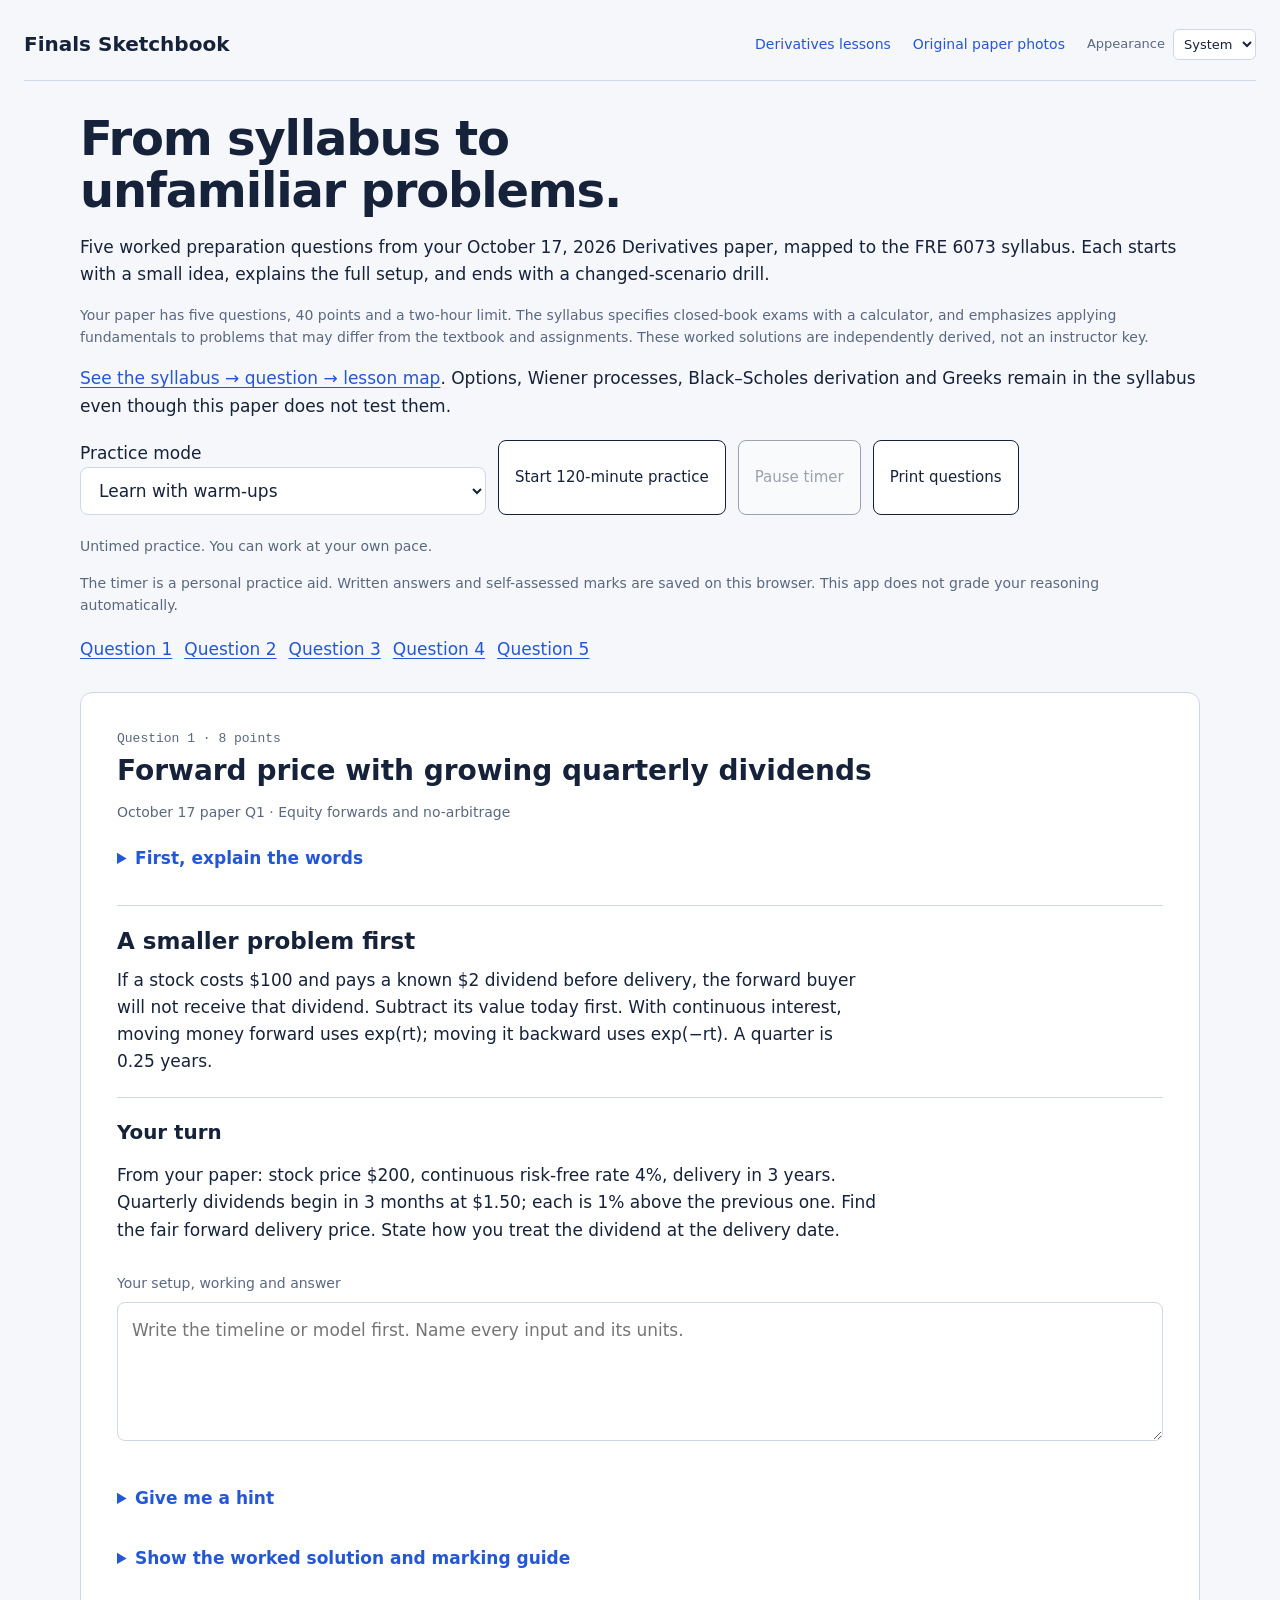
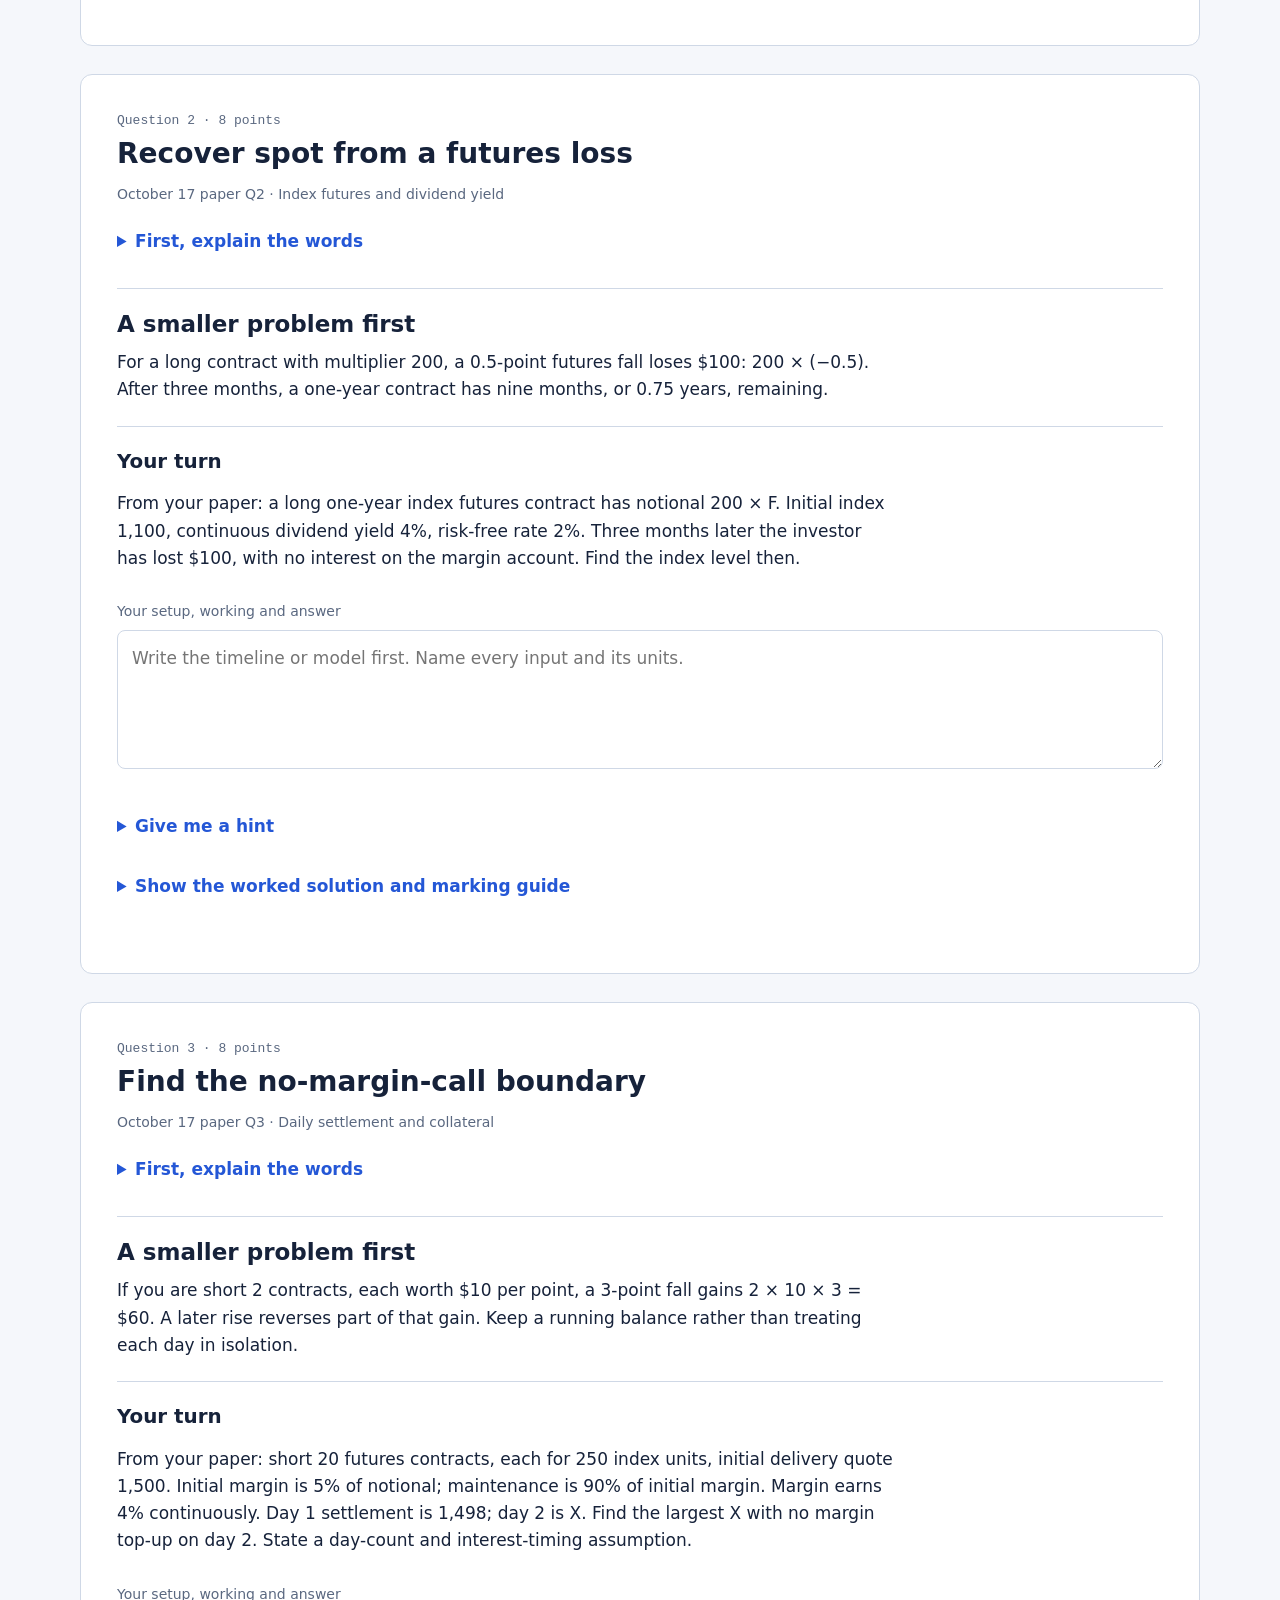
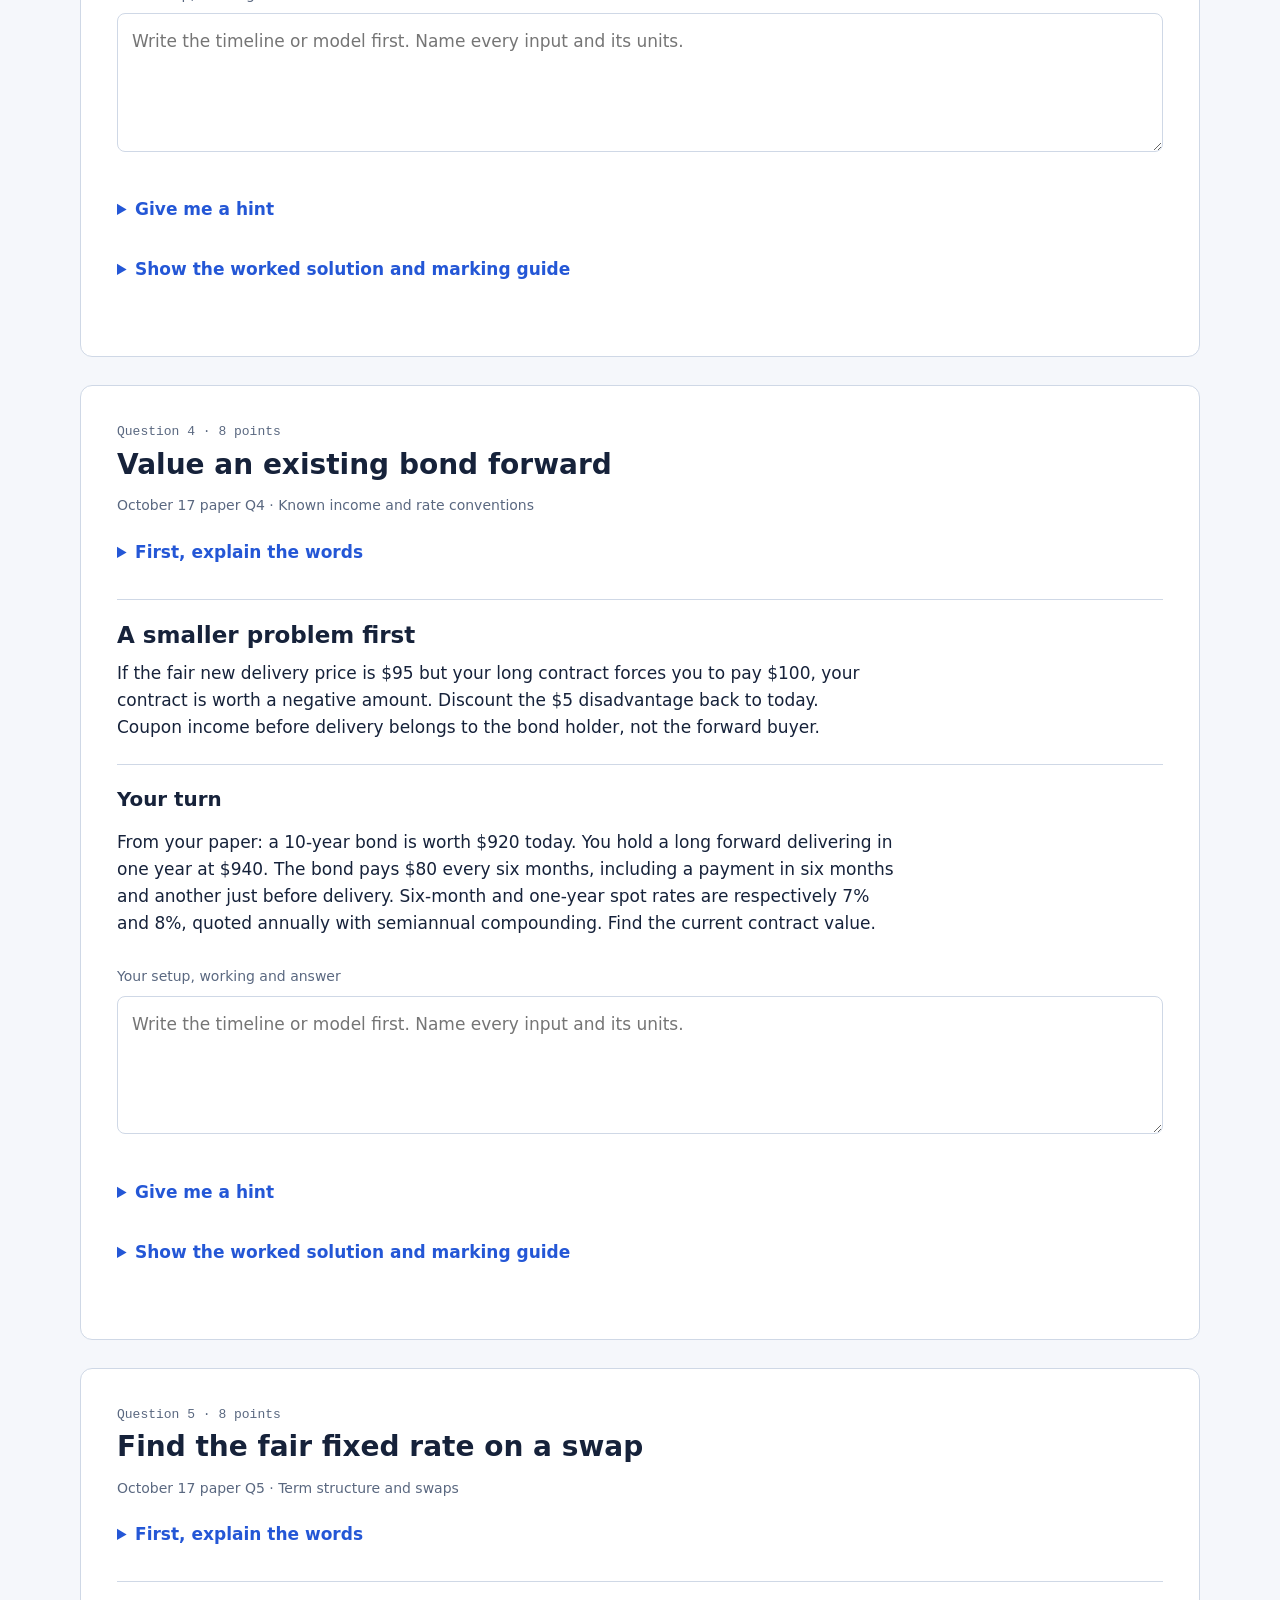
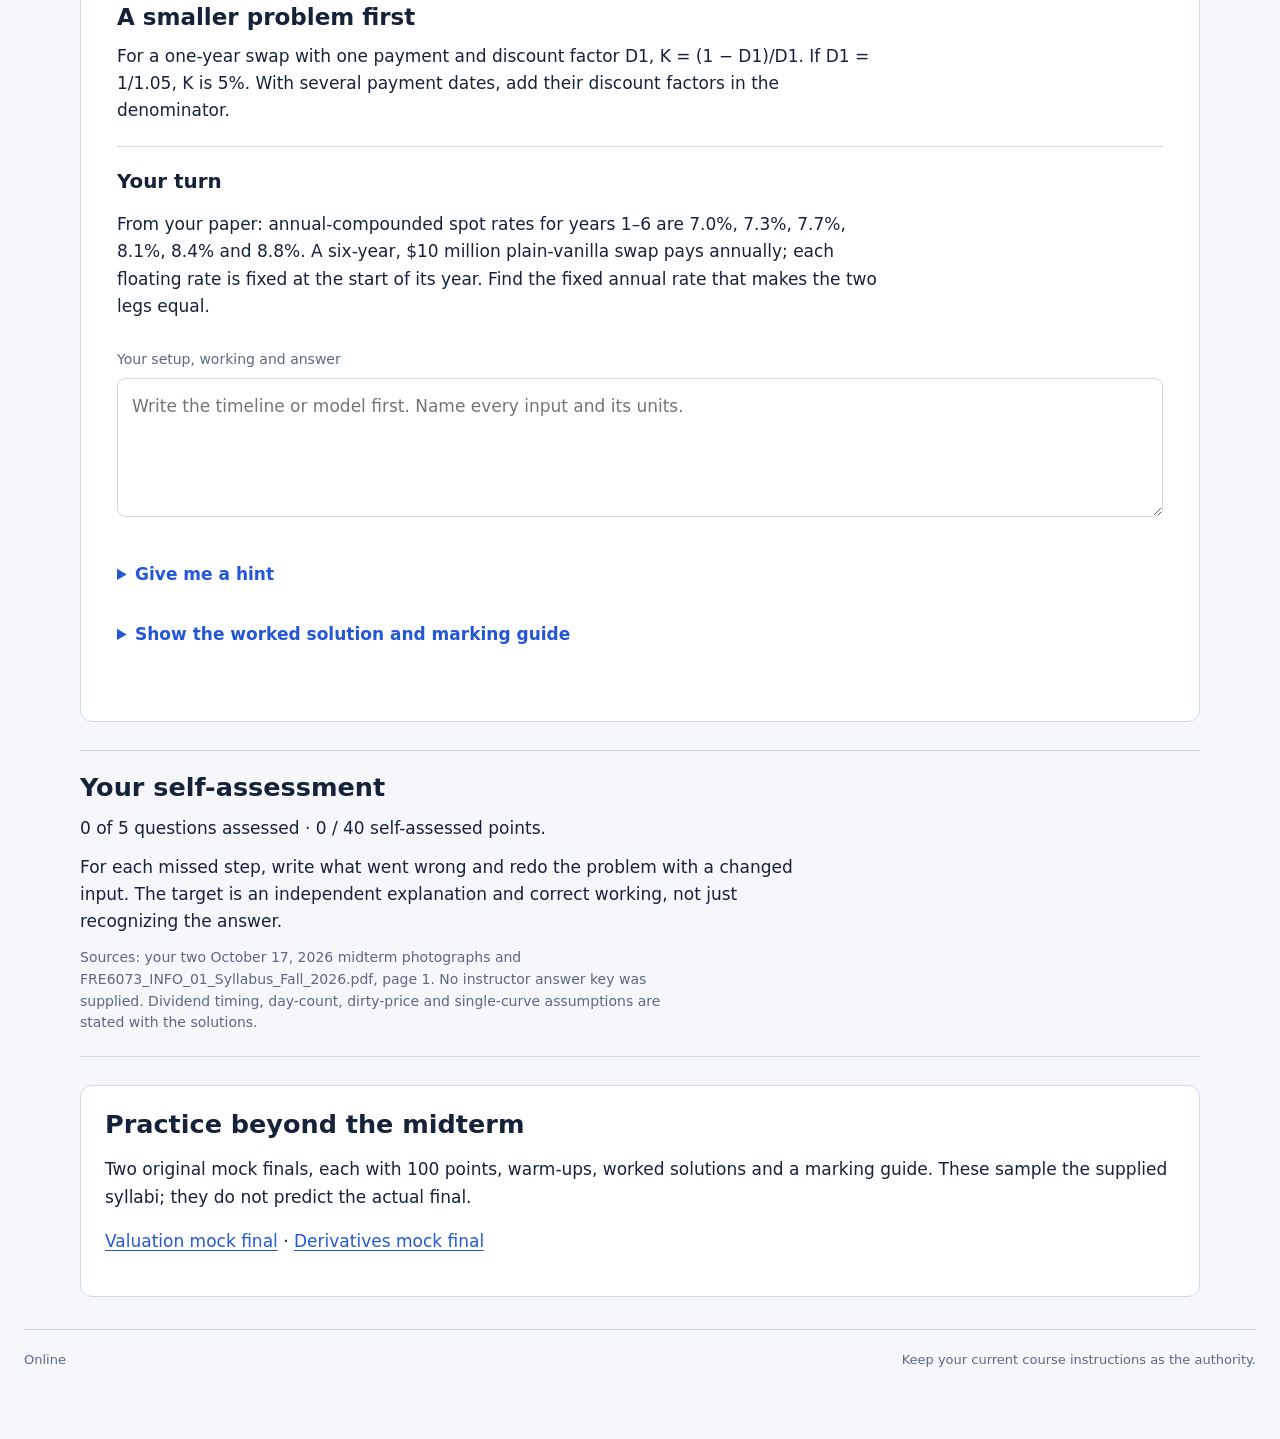
<file: derivatives-practice.html>
<!doctype html><html lang="en"><head><meta charset="utf-8"><meta name="viewport" content="width=device-width, initial-scale=1"><title>Derivatives paper practice · Finals Sketchbook</title><link rel="stylesheet" href="assets/base.css"><link rel="stylesheet" href="assets/study.css"><link rel="icon" href="icons/icon-192.png"></head><body><a class="skip" href="#main">Skip to practice</a><header class="appbar"><a class="wordmark" href="index.html">Finals Sketchbook</a><nav aria-label="Main navigation"><a href="derivatives.html">Derivatives lessons</a><a href="library.html?q=Midterm_2026">Original paper photos</a><label class="theme-label">Appearance <select id="theme"><option value="system">System</option><option value="light">Light</option><option value="dark">Dark</option></select></label></nav></header><main id="main" class="home"><h1>From syllabus to unfamiliar problems.</h1><p>Five worked preparation questions from your October 17, 2026 Derivatives paper, mapped to the FRE 6073 syllabus. Each starts with a small idea, explains the full setup, and ends with a changed-scenario drill.</p><p class="small">Your paper has five questions, 40 points and a two-hour limit. The syllabus specifies closed-book exams with a calculator, and emphasizes applying fundamentals to problems that may differ from the textbook and assignments. These worked solutions are independently derived, not an instructor key.</p><p><a href="syllabus.html#derivatives">See the syllabus → question → lesson map</a>. Options, Wiener processes, Black–Scholes derivation and Greeks remain in the syllabus even though this paper does not test them.</p><div class="actions"><label>Practice mode <select id="practice-mode" class="field"><option value="learn">Learn with warm-ups</option><option value="exam">Exam practice — hide help</option></select></label><button class="btn" id="timer-start">Start 120-minute practice</button><button class="btn" id="timer-pause" disabled>Pause timer</button><button class="btn" id="print">Print questions</button></div><p class="status" id="timer-status" role="status">Untimed practice. You can work at your own pace.</p><p class="small">The timer is a personal practice aid. Written answers and self-assessed marks are saved on this browser. This app does not grade your reasoning automatically.</p><nav aria-label="Practice questions" id="question-links" class="actions"></nav><div id="practice-questions"></div><section class="first-idea"><h2>Your self-assessment</h2><p id="practice-total" role="status"></p><p>For each missed step, write what went wrong and redo the problem with a changed input. The target is an independent explanation and correct working, not just recognizing the answer.</p><p class="small">Sources: your two October 17, 2026 midterm photographs and FRE6073_INFO_01_Syllabus_Fall_2026.pdf, page 1. No instructor answer key was supplied. Dividend timing, day-count, dirty-price and single-curve assumptions are stated with the solutions.</p></section><section class="sheet" style="margin:28px 0;padding:24px"><h2>Practice beyond the midterm</h2><p>Two original mock finals, each with 100 points, warm-ups, worked solutions and a marking guide. These sample the supplied syllabi; they do not predict the actual final.</p><p><a href="valuation-final.html">Valuation mock final</a> · <a href="derivatives-final.html">Derivatives mock final</a></p></section></main><footer class="appfooter"><span id="connection"></span><span id="save-status" role="status">Keep your current course instructions as the authority.</span></footer><script src="assets/config.js"></script><script src="assets/common.js"></script><script src="assets/lessons.js"></script><script>const PRACTICE_KEY="fsb-practice-derivatives";</script><script src="assets/derivatives-practice-data.js"></script><script src="assets/practice.js"></script></body></html>
</file>
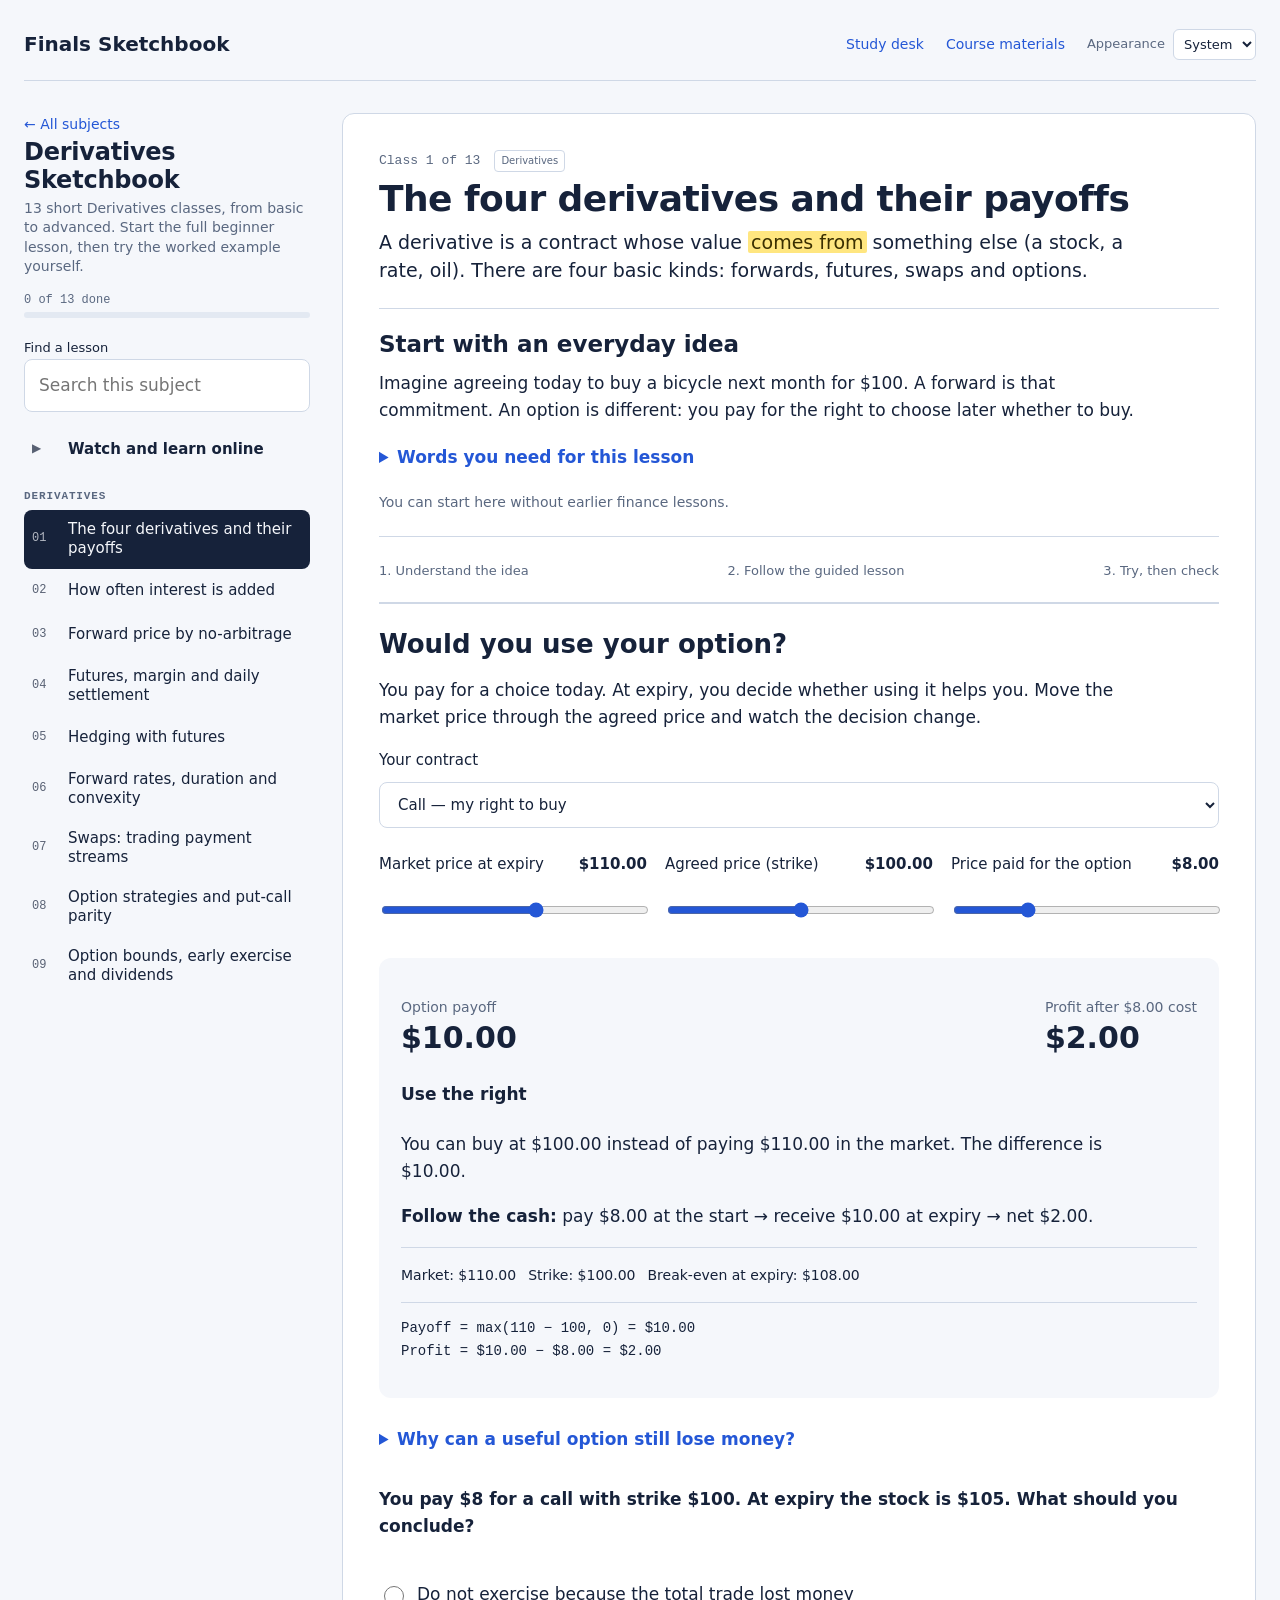
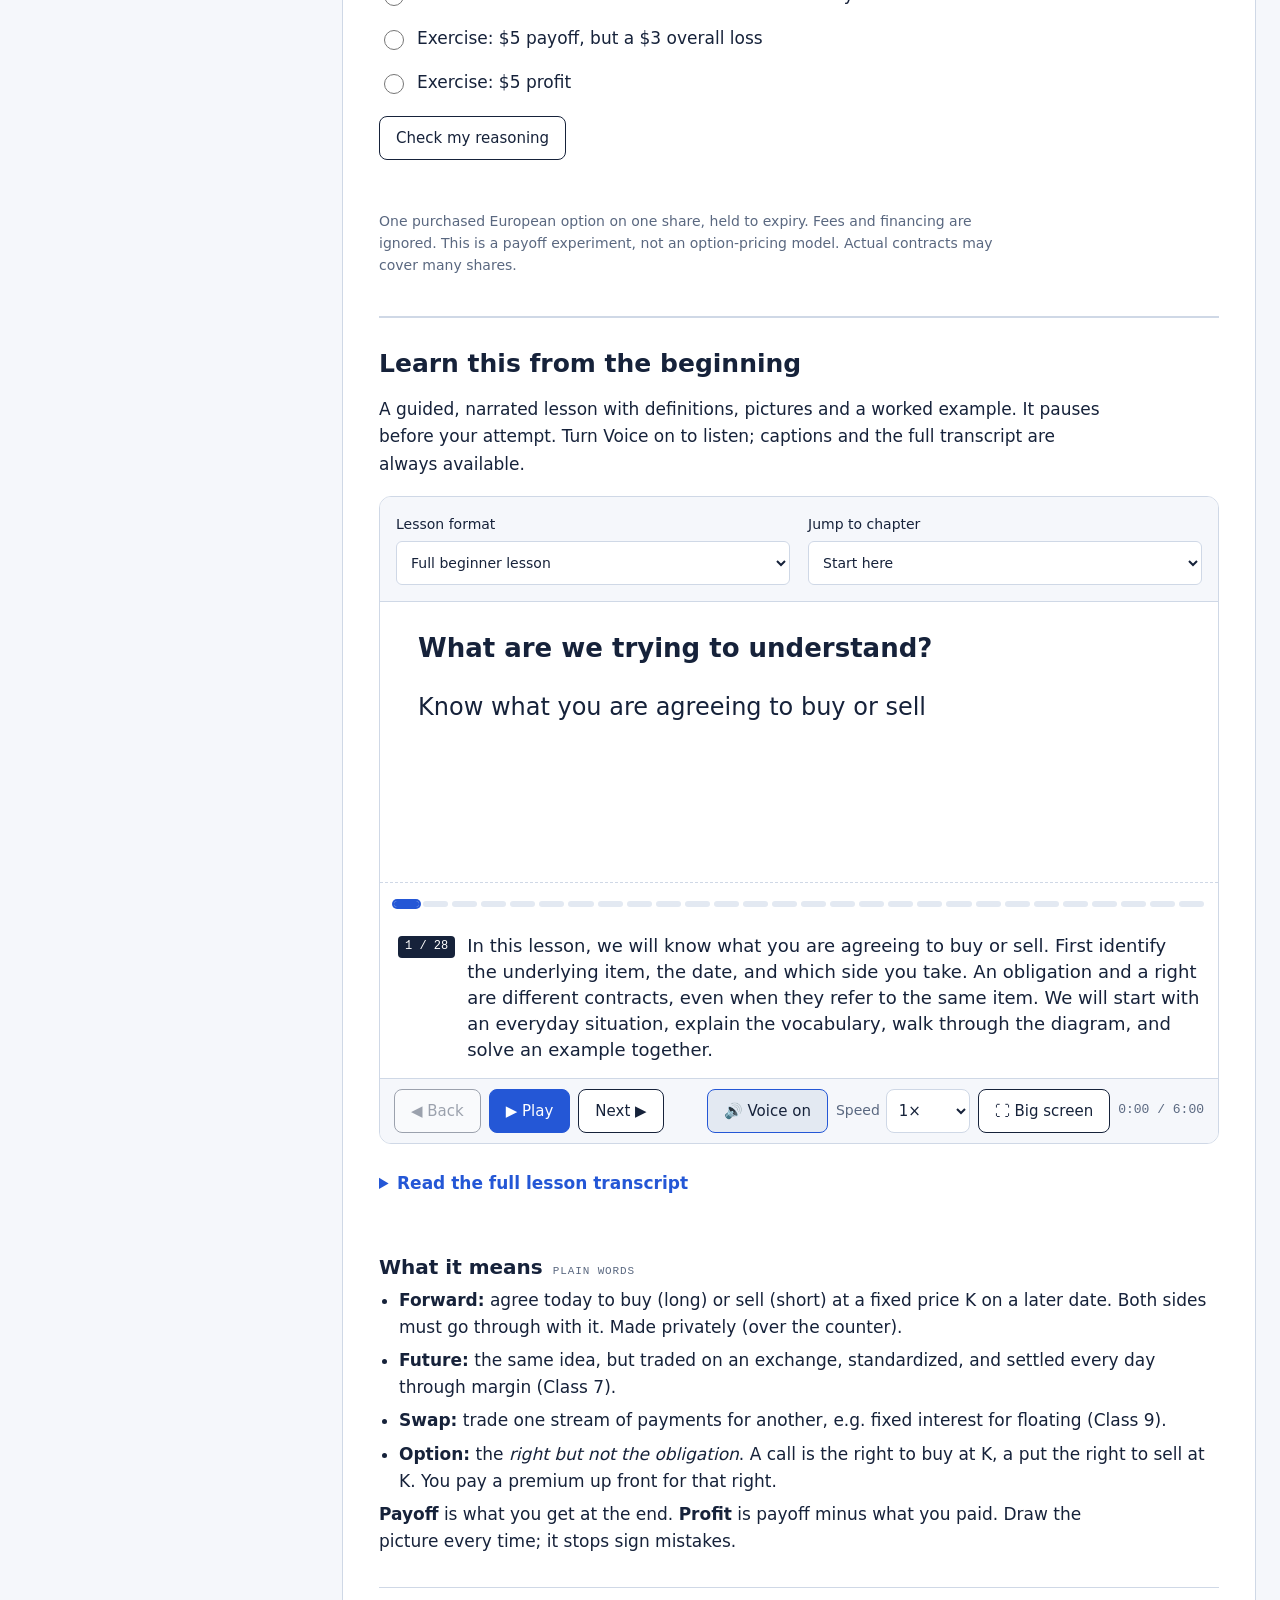
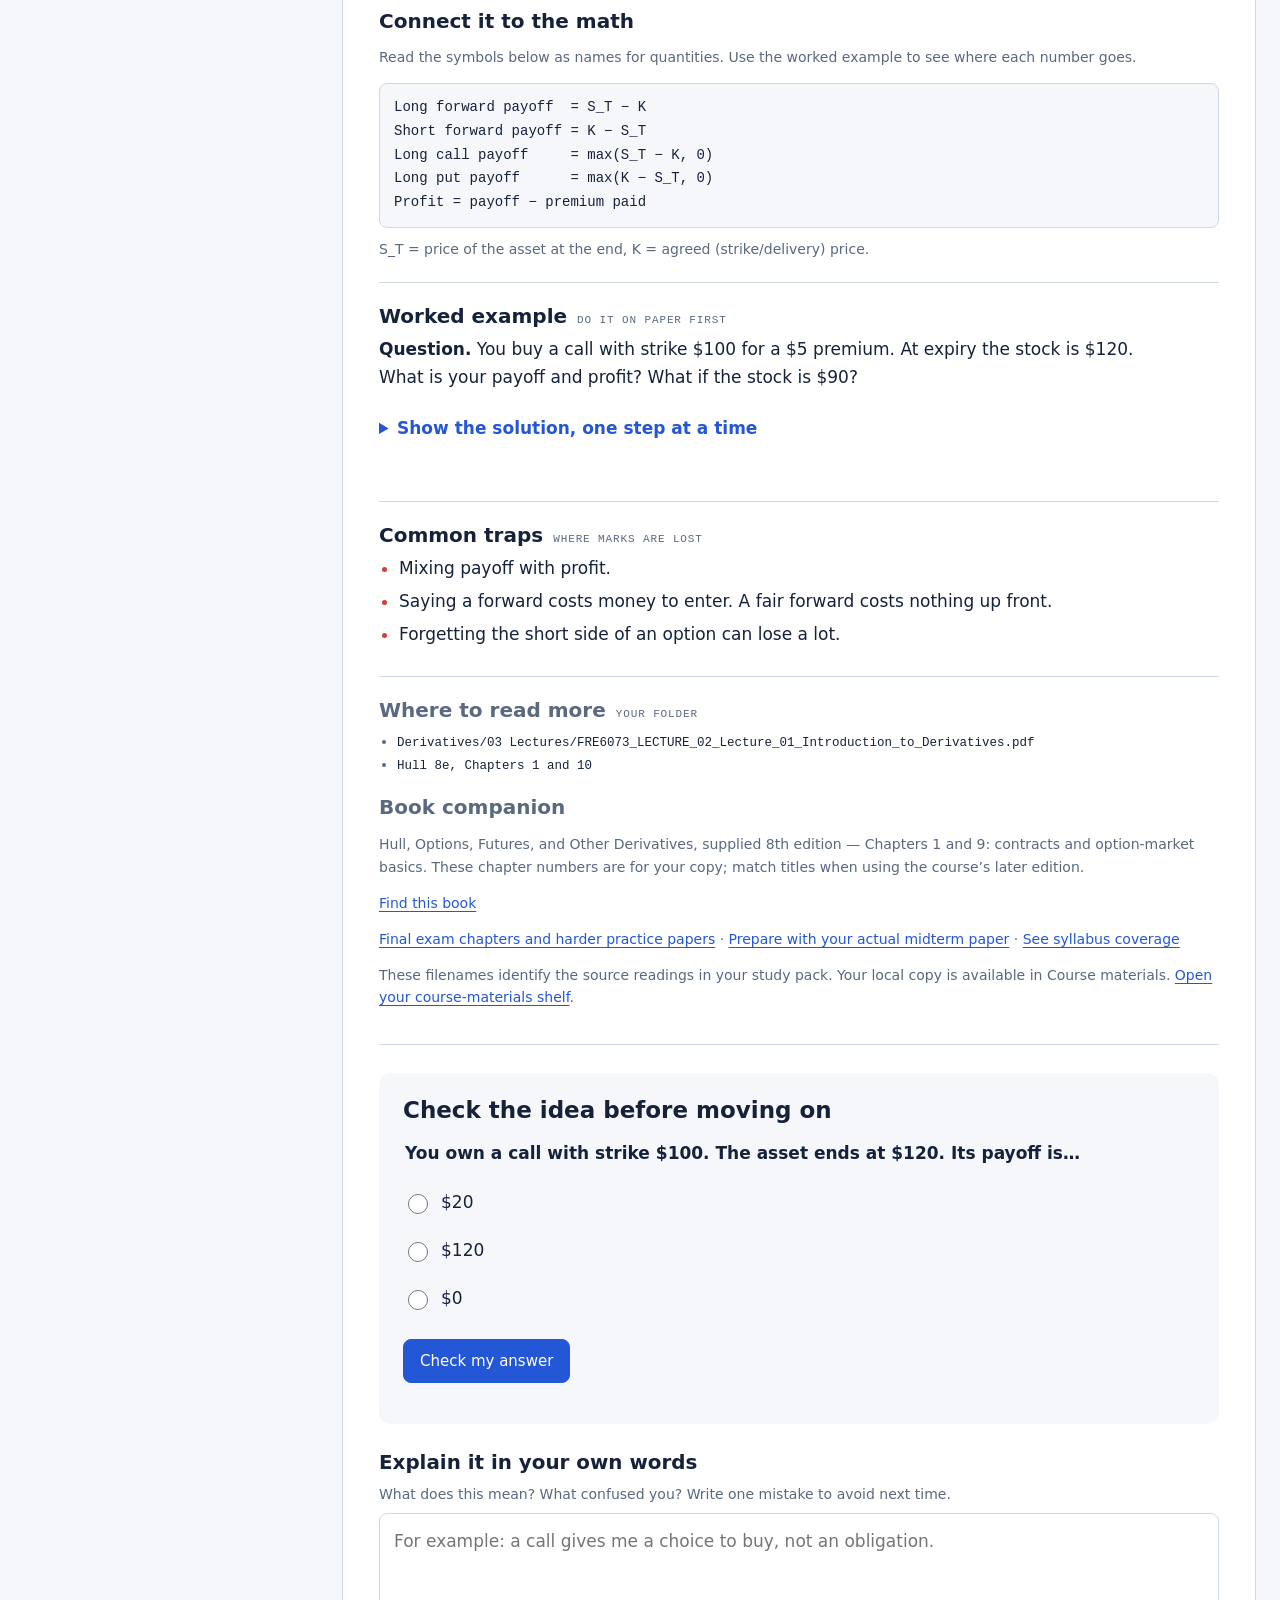
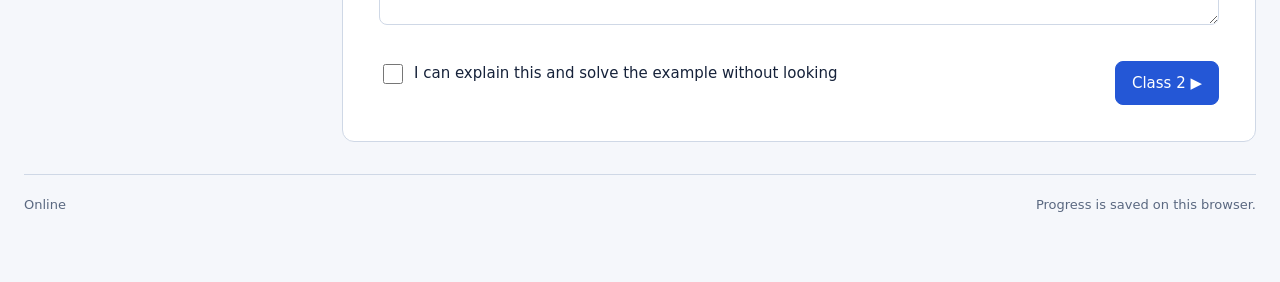
<file: derivatives.html>
<!doctype html>
<html lang="en">
<head>
<meta charset="utf-8">
<meta name="viewport" content="width=device-width, initial-scale=1, viewport-fit=cover">
<meta name="theme-color" content="#16223a">
<link rel="manifest" href="manifest.webmanifest">
<link rel="icon" href="icons/icon-192.png">
<link rel="apple-touch-icon" href="icons/icon-192.png">

<title>Derivatives Sketchbook</title>
<link rel="stylesheet" href="assets/base.css"><link rel="stylesheet" href="assets/study.css">
</head>
<body><a class="skip" href="#sheet">Skip to lesson</a><header class="appbar"><a class="wordmark" href="index.html">Finals Sketchbook</a><nav aria-label="Main navigation"><a href="index.html">Study desk</a><a href="library.html">Course materials</a><label class="theme-label">Appearance <select id="theme"><option value="system">System</option><option value="light">Light</option><option value="dark">Dark</option></select></label></nav></header>




<div class="wrap">
  <aside class="side">
    <div class="brand"><a href="./" style="font-size:14px;color:var(--blue);text-decoration:none">← All subjects</a>
      <h1>Derivatives Sketchbook</h1>
      <p>13 short Derivatives classes, from basic to advanced. Start the full beginner lesson, then try the worked example yourself.</p>
    </div>
    <div class="prog" id="progtxt">0 of 10 done</div>
    <div class="bar"><i id="progbar"></i></div>
    <div class="mobile-pick"><label for="pick" class="tm" style="font-size:13px;color:var(--mut)">Jump to a class</label><select id="pick"></select></div>
    <label class="search-label" for="lesson-search">Find a lesson</label><input id="lesson-search" type="search" placeholder="Search this subject"><p id="search-status" class="small" role="status"></p><nav id="nav" aria-label="Lessons"></nav>
  </aside>
  <main><div class="sheet" id="sheet" tabindex="-1"></div></main>
</div>



<footer class="appfooter"><span id="connection"></span><span id="save-status" role="status">Progress is saved on this browser.</span></footer><noscript><p>Please enable JavaScript for interactive lessons. The <a href="pdf/Finals%20Sketchbook%20-%20All%20Subjects.pdf">original printable notes</a> also work without JavaScript.</p></noscript><script src="assets/config.js"></script><script src="assets/common.js"></script><script src="assets/lessons.js"></script><script src="assets/beginner.js"></script><script>const PAGE="derivatives";</script><script src="assets/labs.js"></script><script src="assets/videos.js"></script><script src="assets/guided-lessons.js"></script><script src="assets/study.js"></script></body>
</html>
</file>
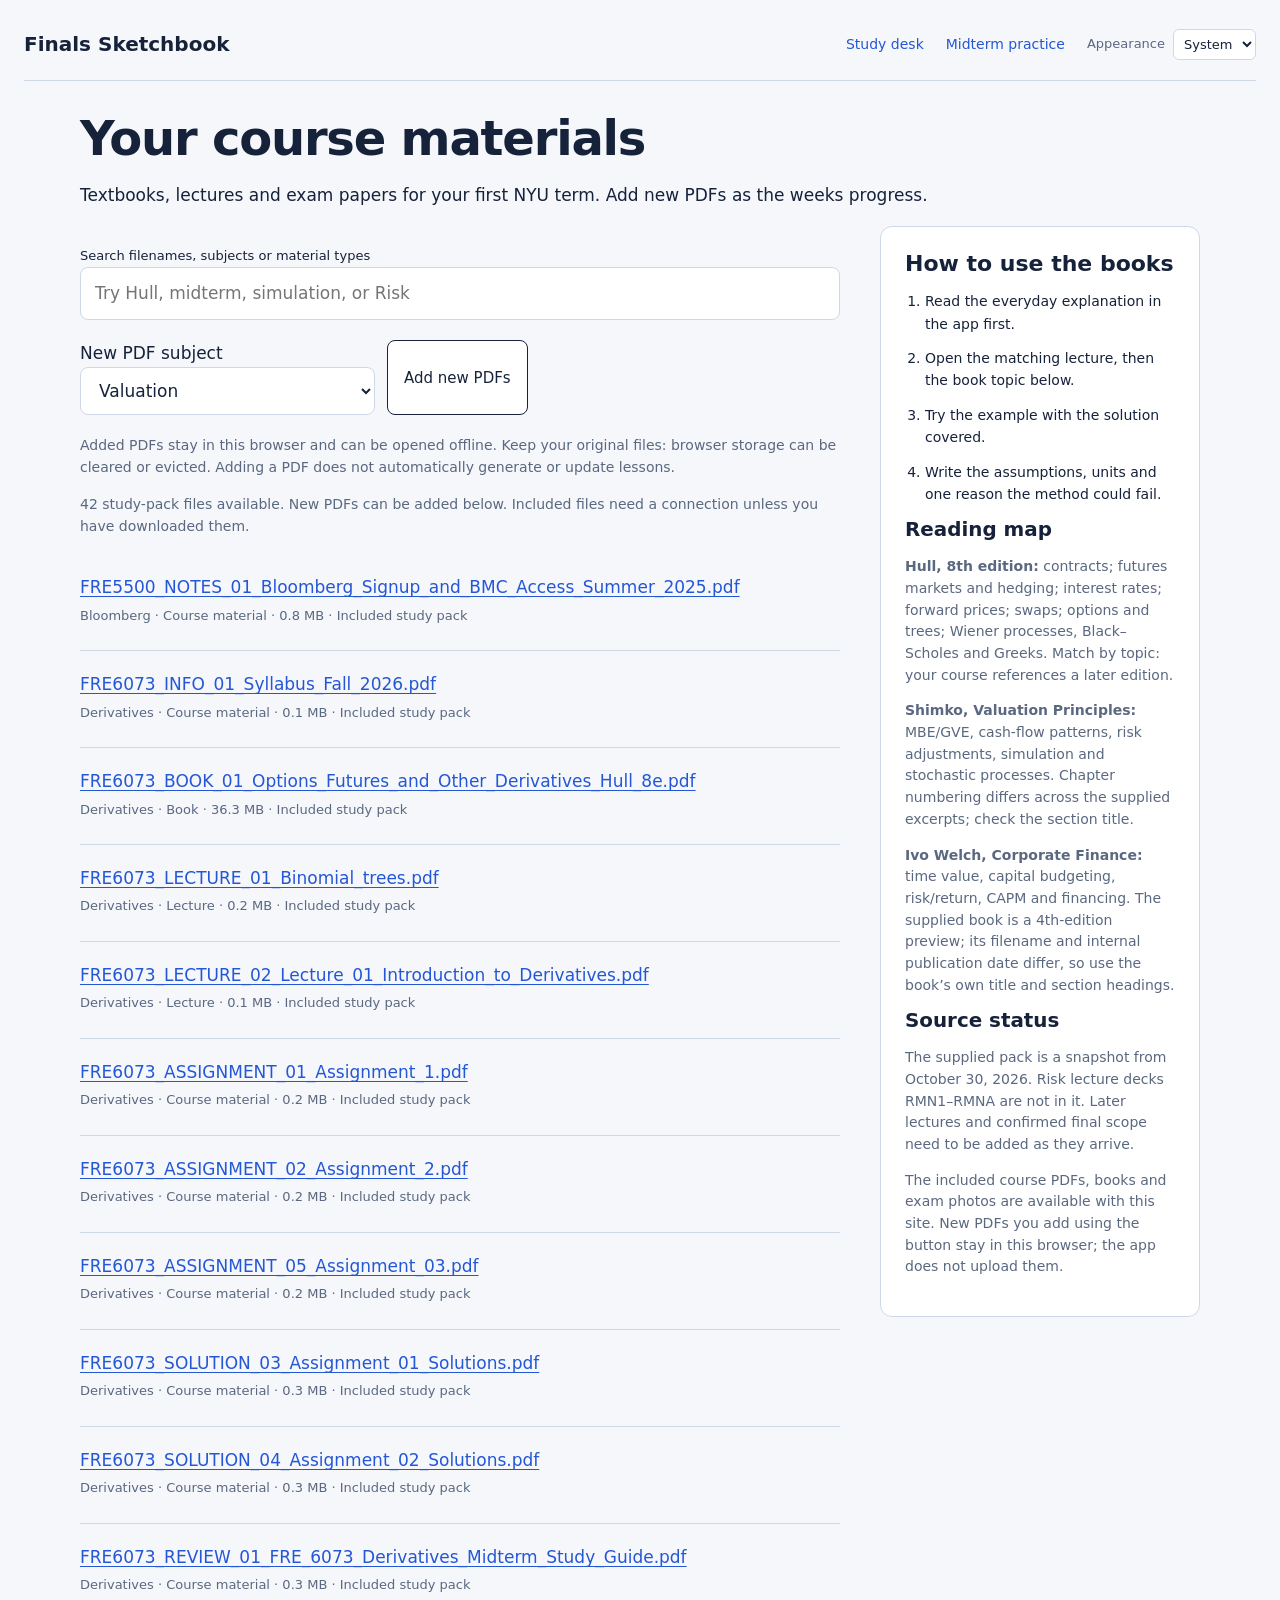
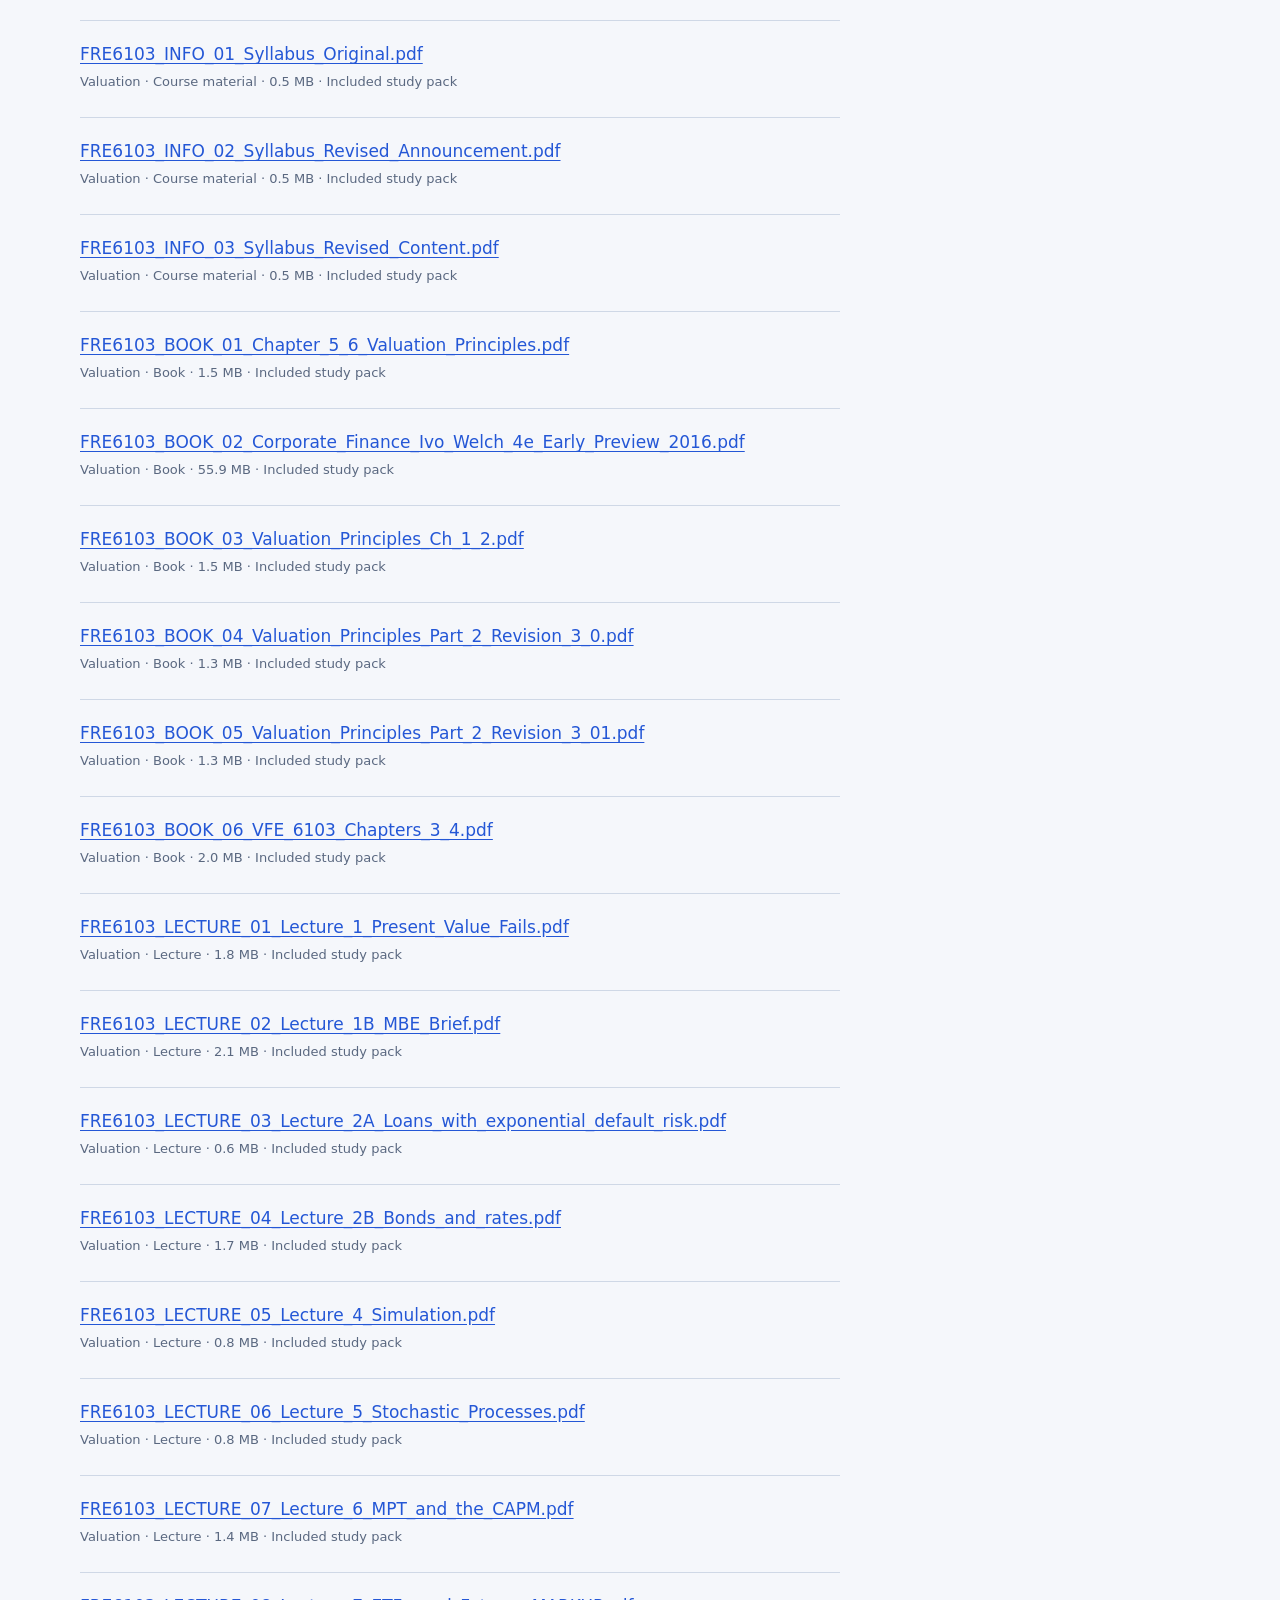
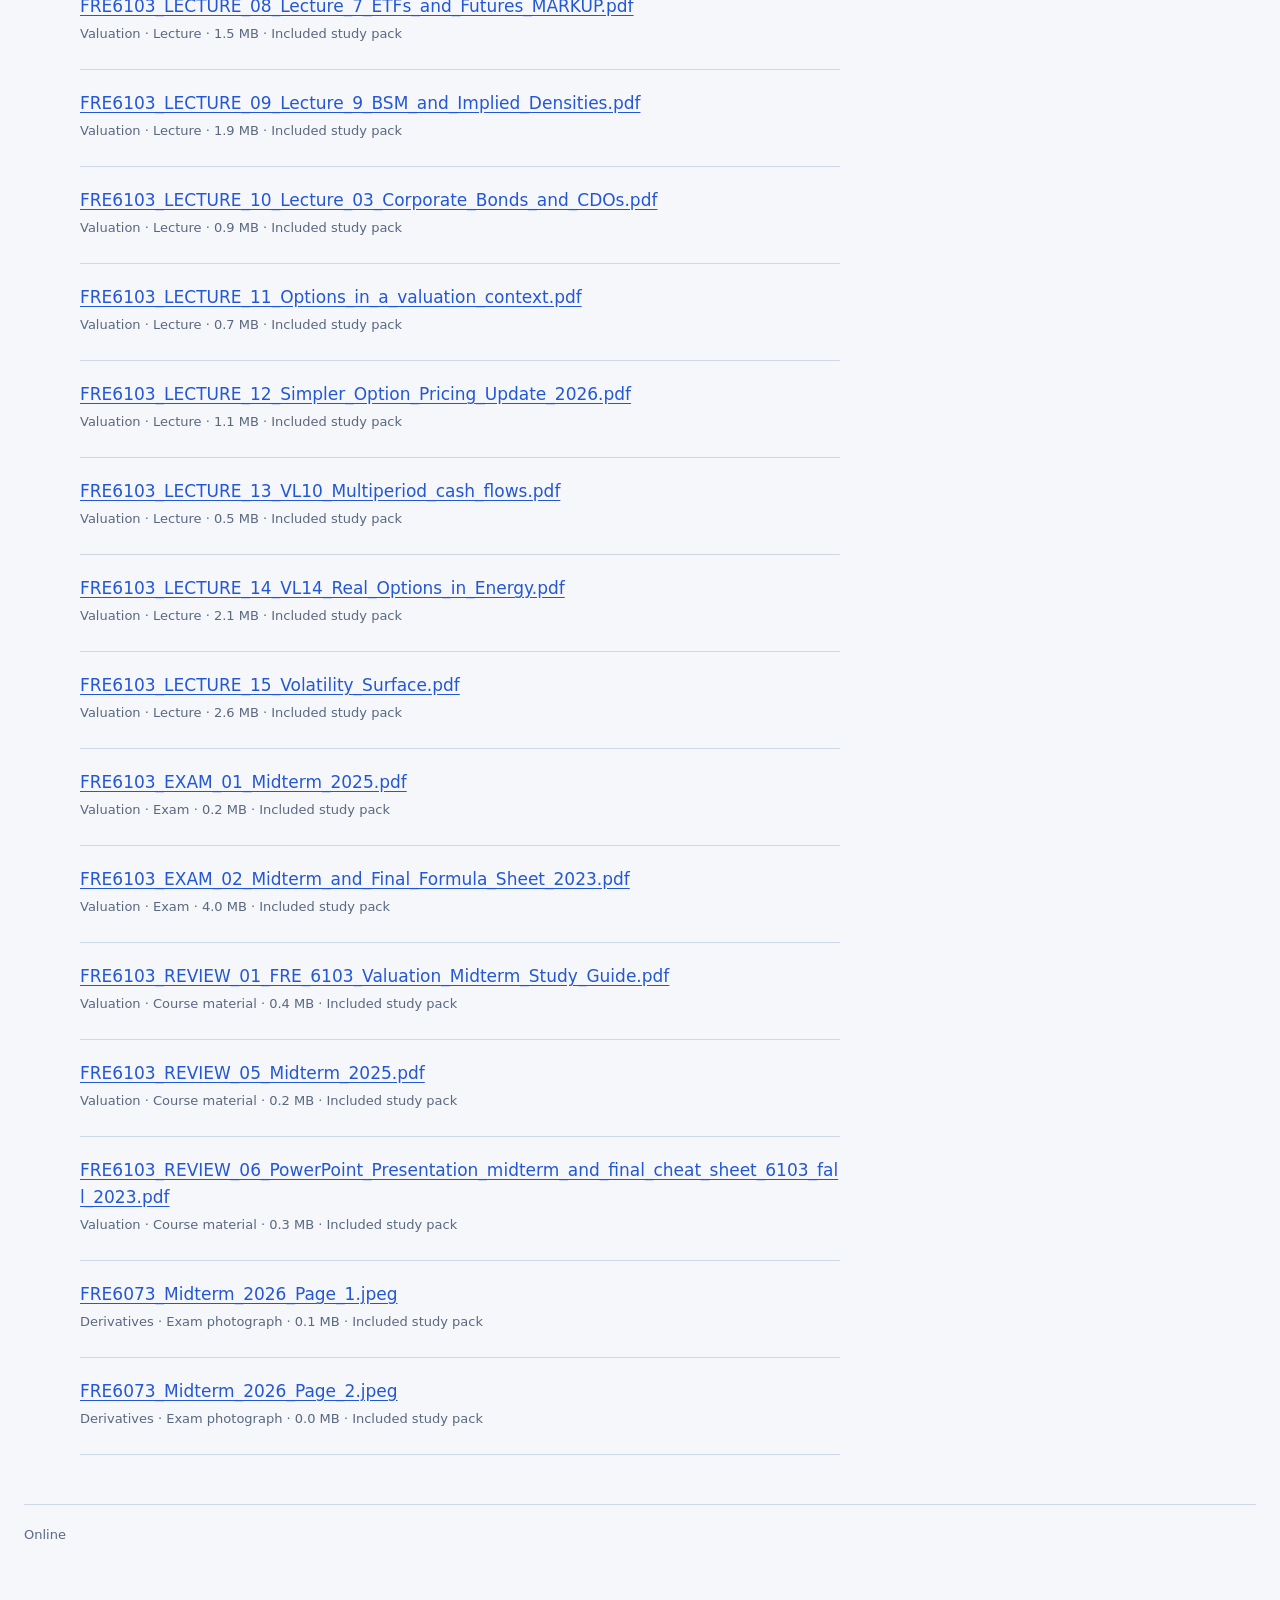
<file: library.html>
<!doctype html><html lang="en"><head><meta charset="utf-8"><meta name="viewport" content="width=device-width, initial-scale=1"><title>Course materials · Finals Sketchbook</title><link rel="manifest" href="manifest.webmanifest"><link rel="icon" href="icons/icon-192.png"><link rel="stylesheet" href="assets/base.css"><link rel="stylesheet" href="assets/study.css"></head><body><a class="skip" href="#main">Skip to materials</a><header class="appbar"><a class="wordmark" href="index.html">Finals Sketchbook</a><nav aria-label="Main navigation"><a href="index.html">Study desk</a><a href="practice.html">Midterm practice</a><label class="theme-label">Appearance <select id="theme"><option value="system">System</option><option value="light">Light</option><option value="dark">Dark</option></select></label></nav></header><main id="main" class="home"><h1>Your course materials</h1><p>Textbooks, lectures and exam papers for your first NYU term. Add new PDFs as the weeks progress.</p><div class="material-layout"><section><label class="search-label" for="material-search">Search filenames, subjects or material types</label><input id="material-search" type="search" placeholder="Try Hull, midterm, simulation, or Risk"><div class="actions"><label>New PDF subject <select class="field" id="material-subject"><option>Valuation</option><option>Derivatives</option><option>Risk</option><option>Bloomberg</option></select></label><label class="btn" role="button" tabindex="0" for="material-files">Add new PDFs</label><input id="material-files" type="file" accept="application/pdf,.pdf" multiple hidden></div><p class="small">Added PDFs stay in this browser and can be opened offline. Keep your original files: browser storage can be cleared or evicted. Adding a PDF does not automatically generate or update lessons.</p><p id="library-status" role="status" class="status"></p><ul id="materials" class="library-list"></ul></section><aside><h2>How to use the books</h2><ol class="source-list"><li>Read the everyday explanation in the app first.</li><li>Open the matching lecture, then the book topic below.</li><li>Try the example with the solution covered.</li><li>Write the assumptions, units and one reason the method could fail.</li></ol><h3>Reading map</h3><p class="small"><b>Hull, 8th edition:</b> contracts; futures markets and hedging; interest rates; forward prices; swaps; options and trees; Wiener processes, Black–Scholes and Greeks. Match by topic: your course references a later edition.</p><p class="small"><b>Shimko, Valuation Principles:</b> MBE/GVE, cash-flow patterns, risk adjustments, simulation and stochastic processes. Chapter numbering differs across the supplied excerpts; check the section title.</p><p class="small"><b>Ivo Welch, Corporate Finance:</b> time value, capital budgeting, risk/return, CAPM and financing. The supplied book is a 4th-edition preview; its filename and internal publication date differ, so use the book’s own title and section headings.</p><h3>Source status</h3><p class="small">The supplied pack is a snapshot from October 30, 2026. Risk lecture decks RMN1–RMNA are not in it. Later lectures and confirmed final scope need to be added as they arrive.</p><p class="small">The included course PDFs, books and exam photos are available with this site. New PDFs you add using the button stay in this browser; the app does not upload them.</p></aside></div></main><footer class="appfooter"><span id="connection"></span><span id="save-status" role="status"></span></footer><script src="assets/config.js"></script><script src="assets/common.js"></script><script src="assets/materials-index.js"></script><script src="assets/library.js"></script></body></html>
</file>
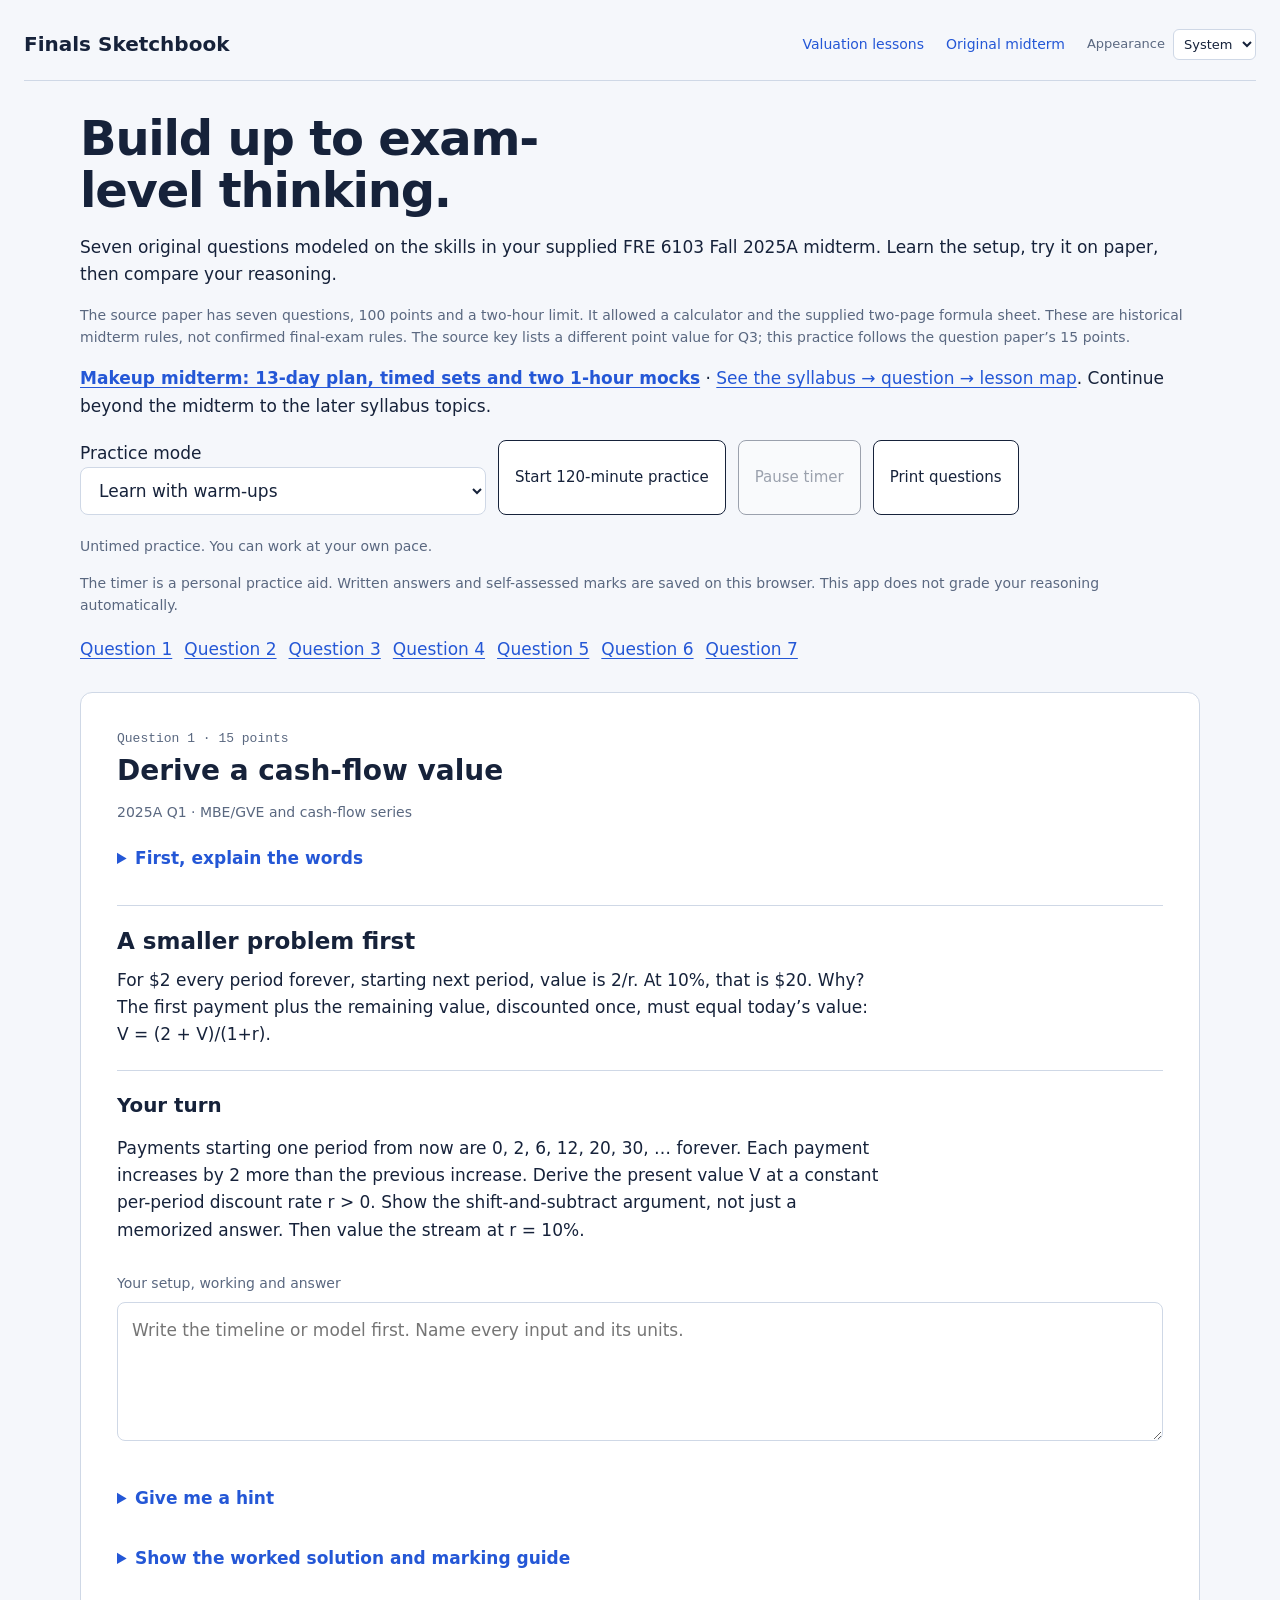
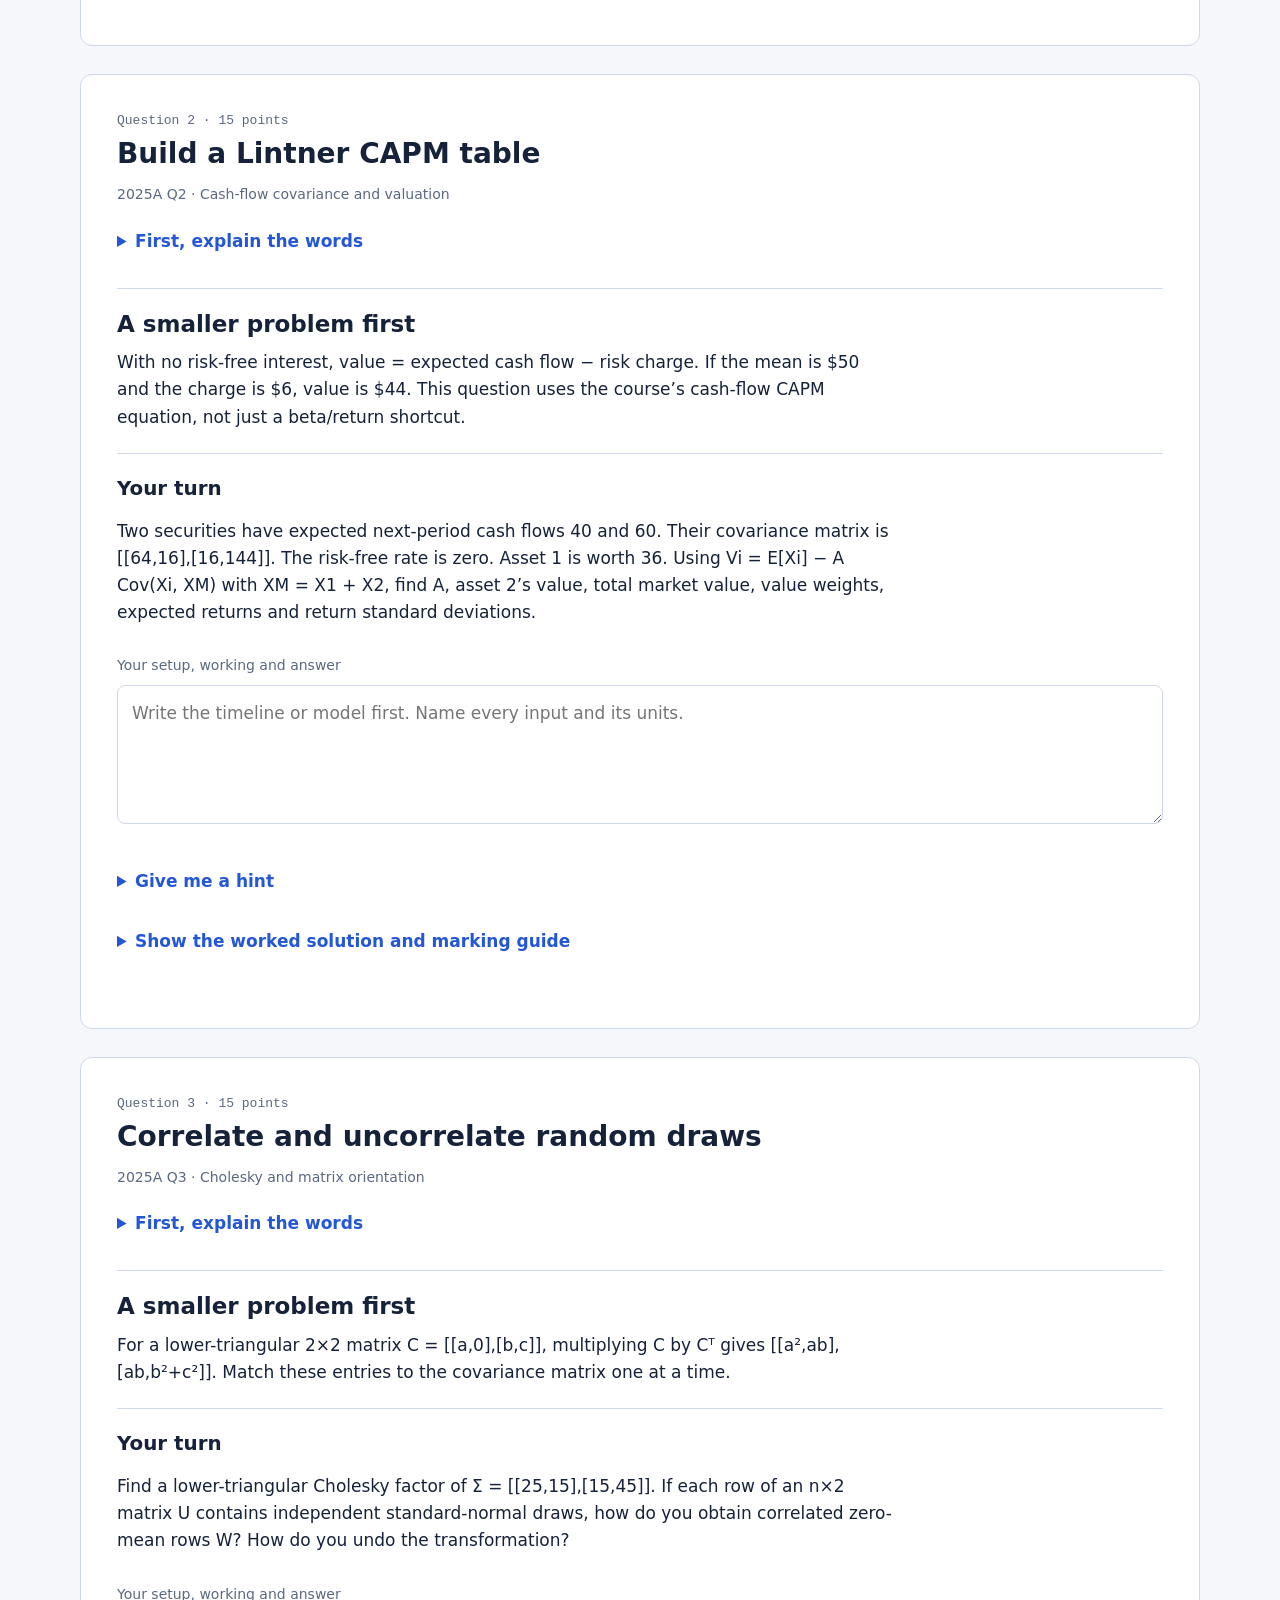
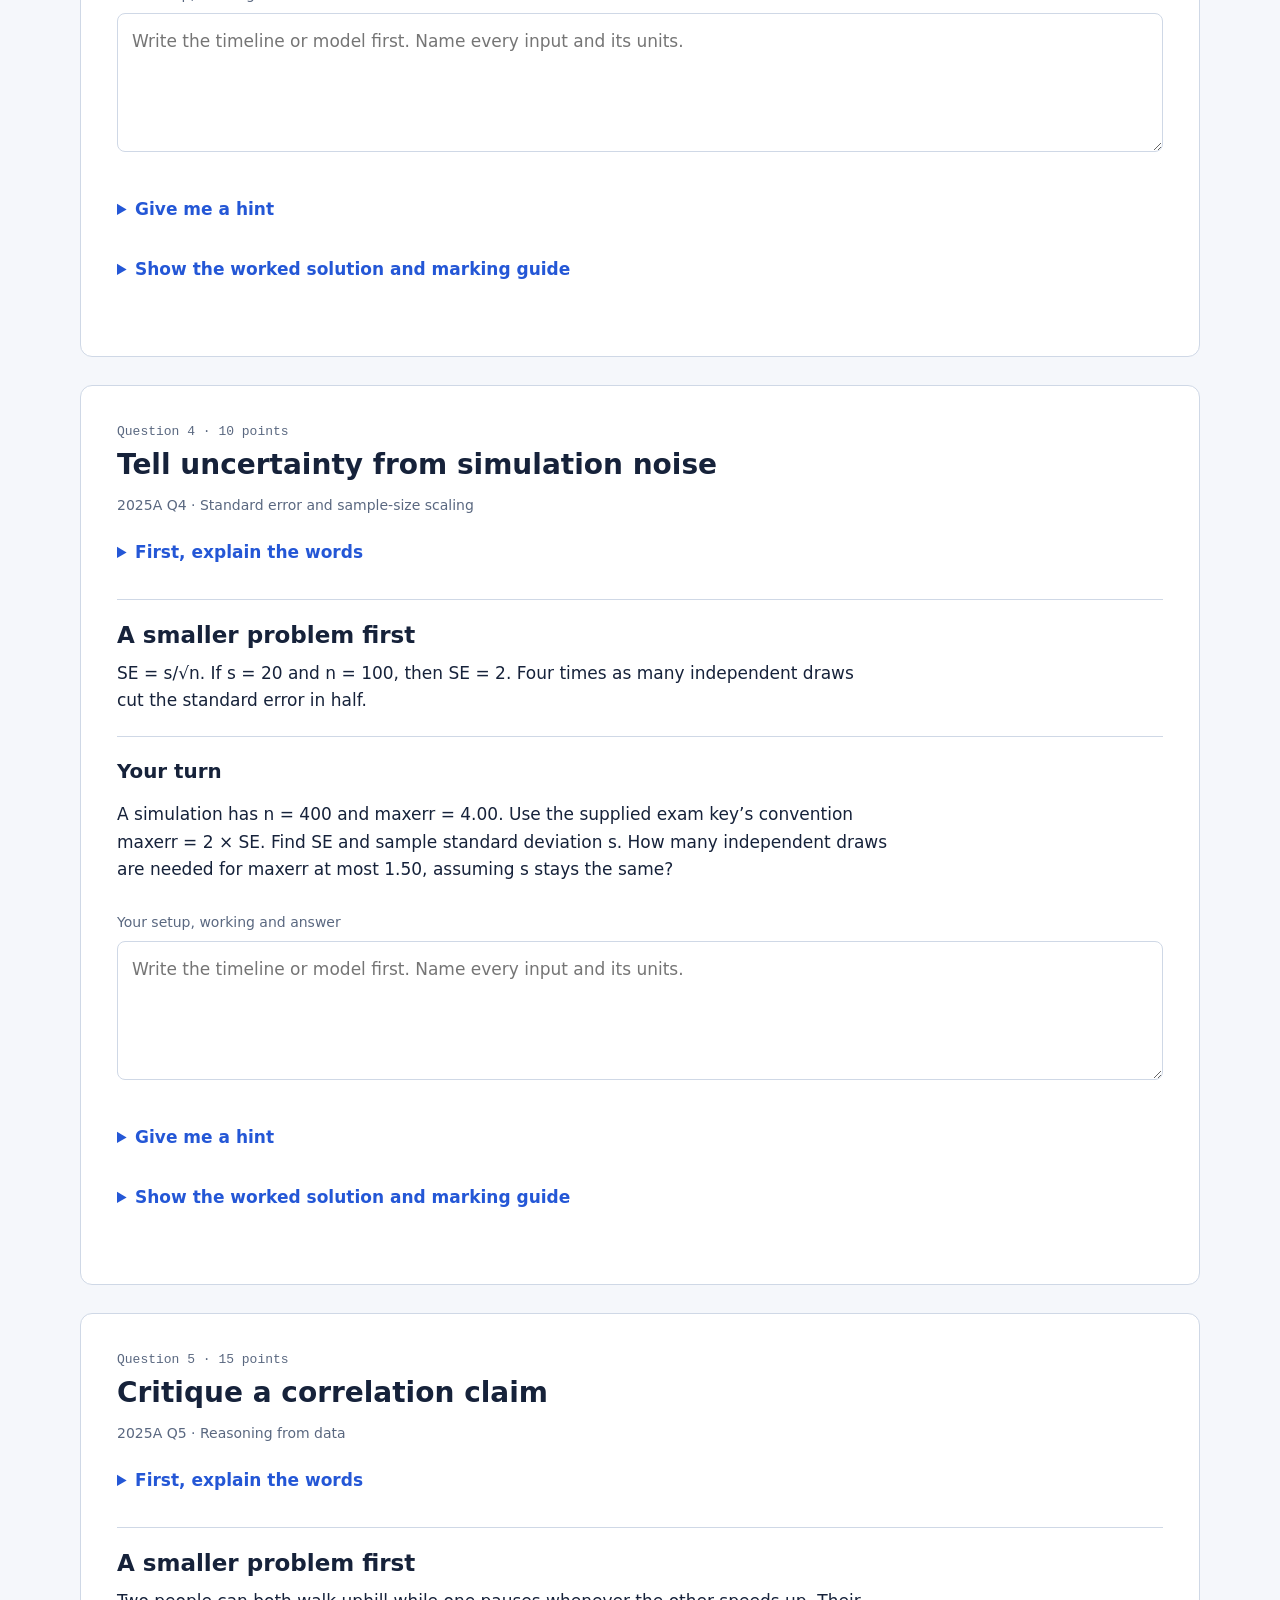
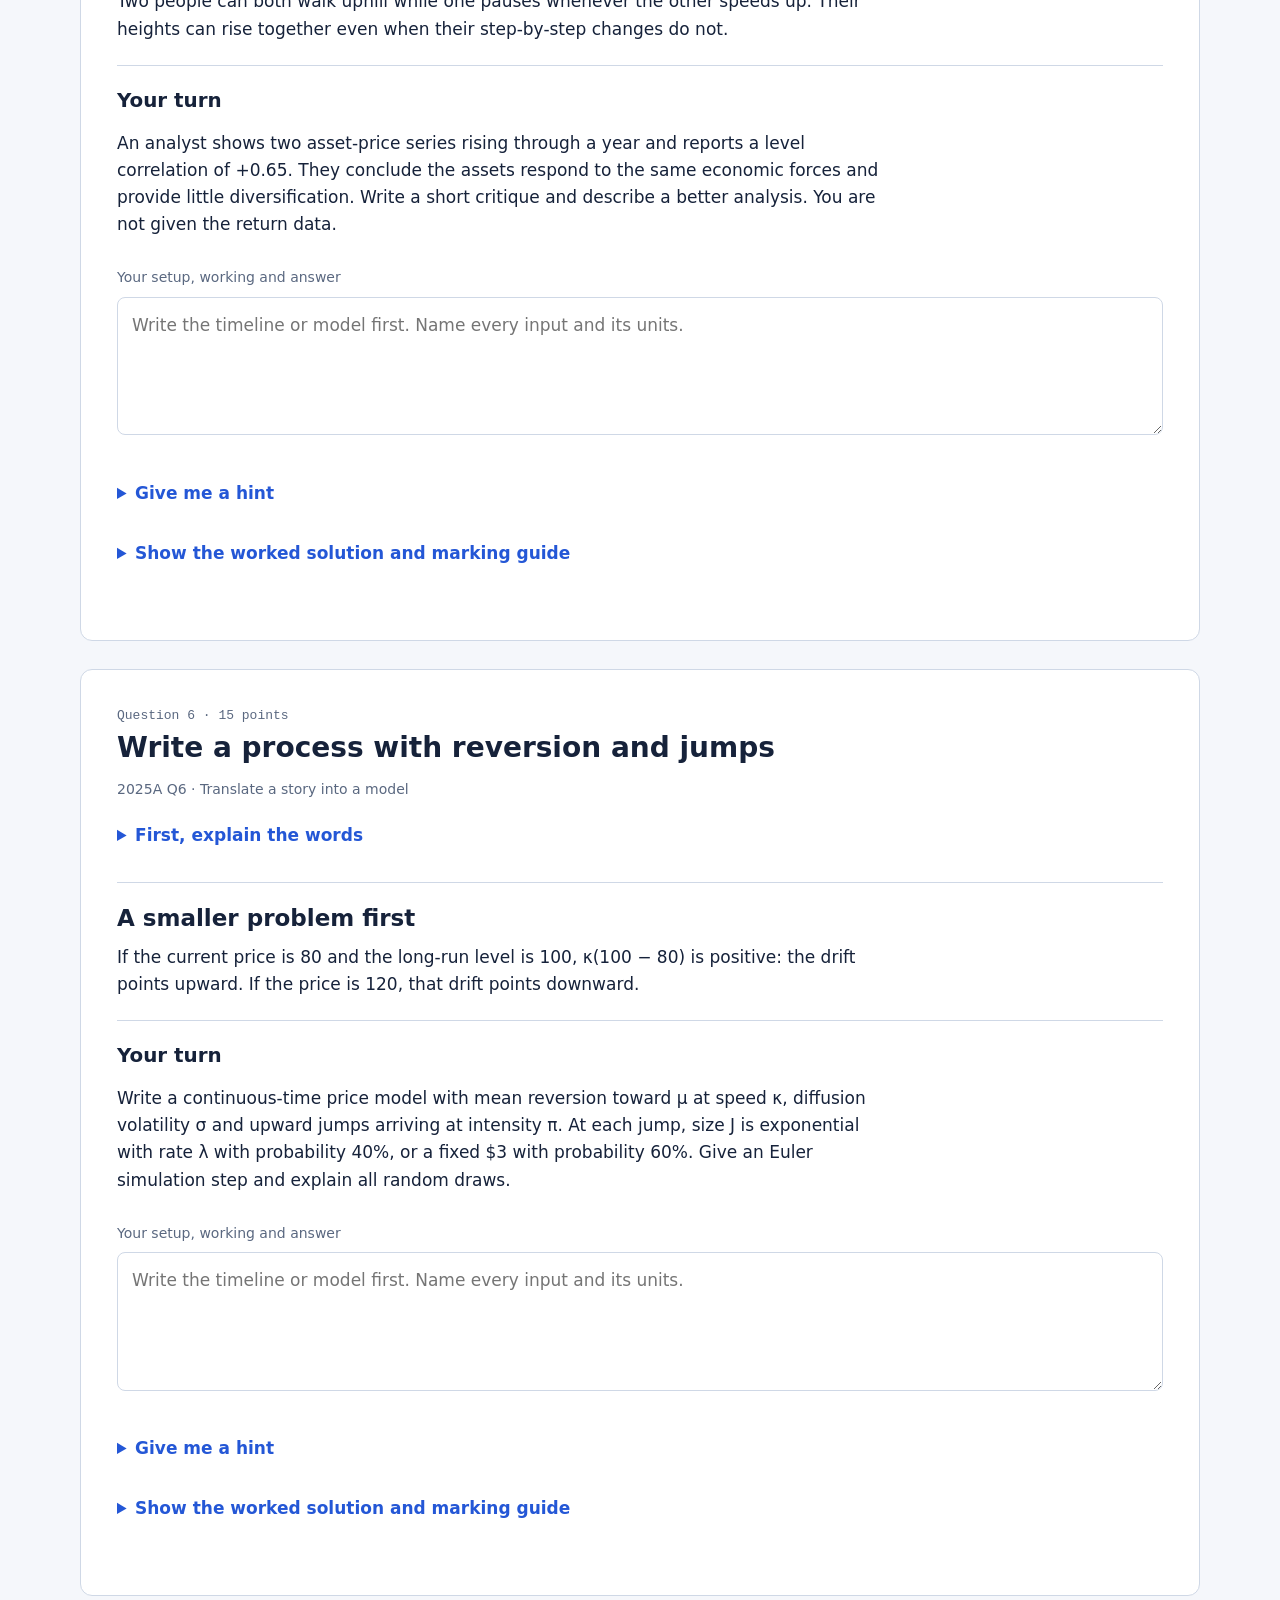
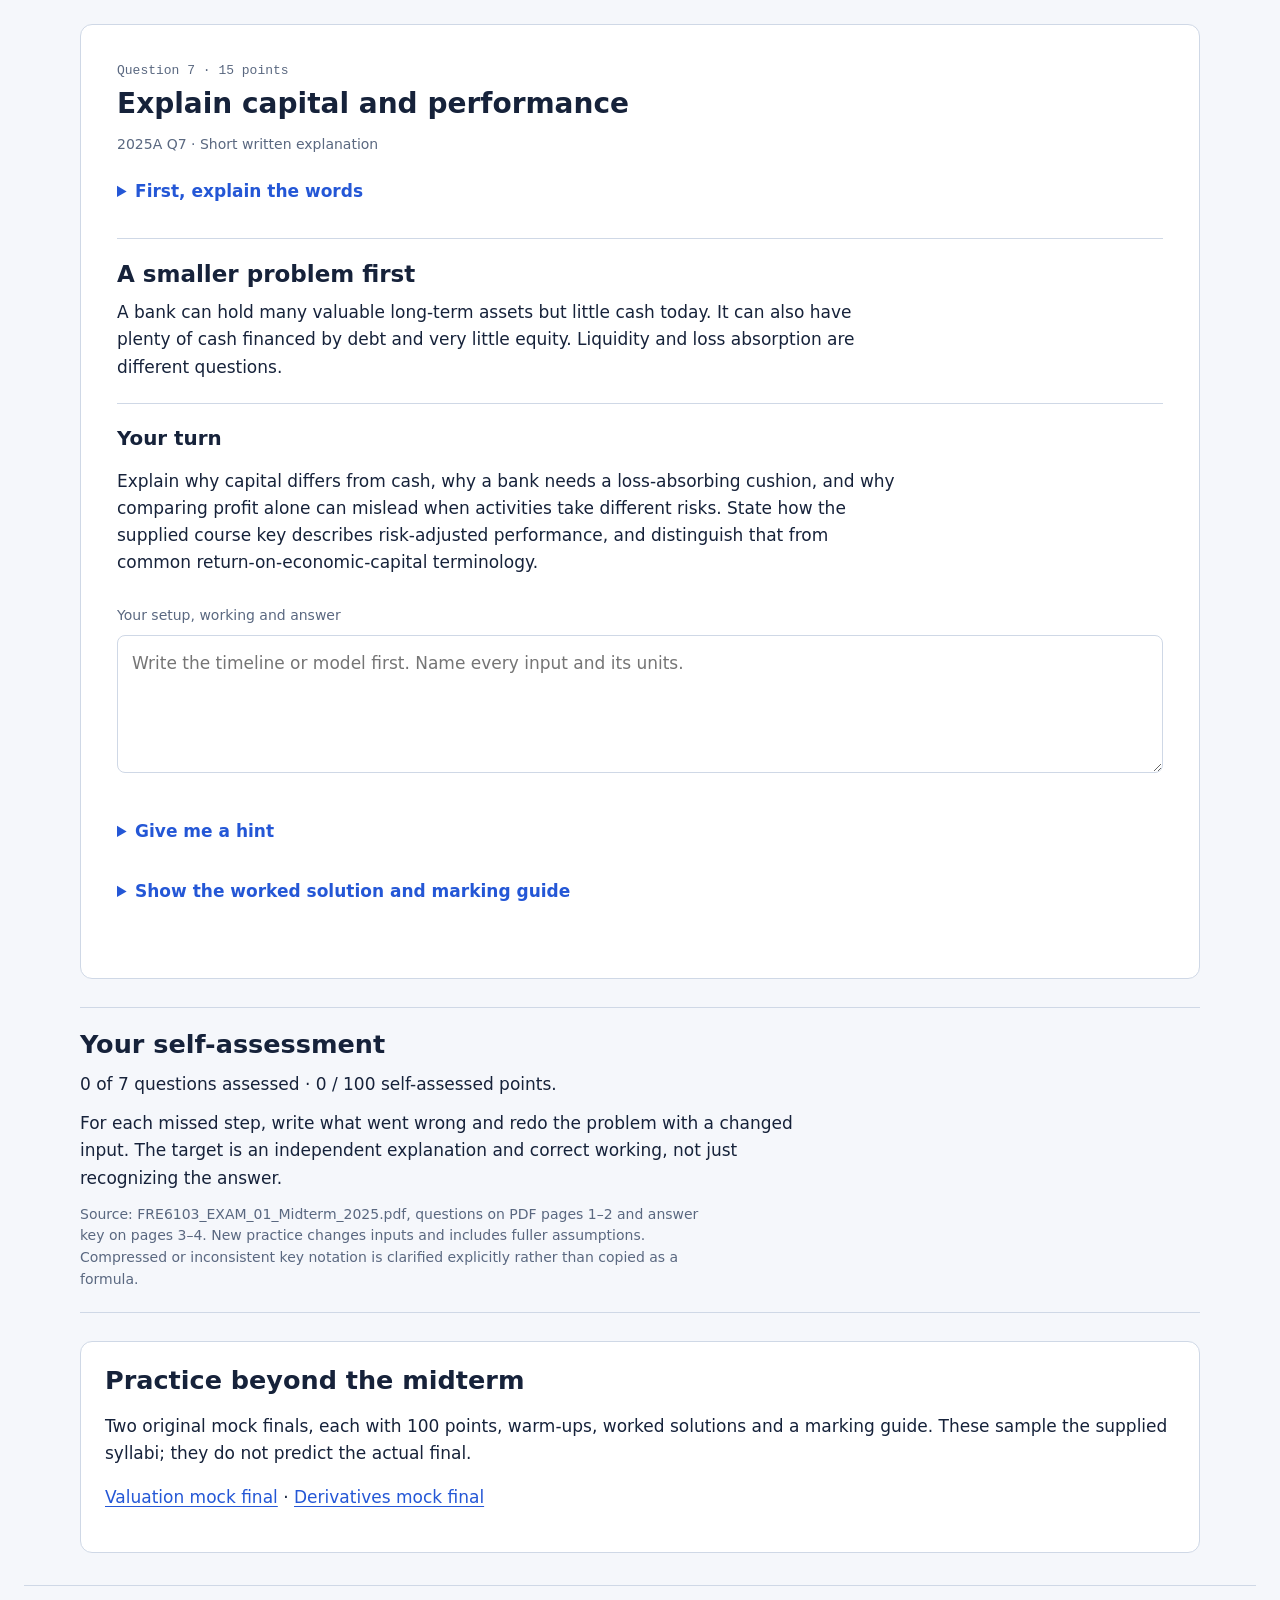
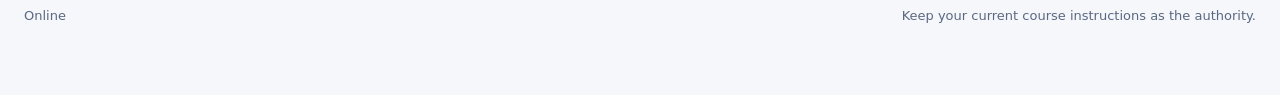
<file: practice.html>
<!doctype html><html lang="en"><head><meta charset="utf-8"><meta name="viewport" content="width=device-width, initial-scale=1"><title>Valuation midterm-style practice · Finals Sketchbook</title><link rel="stylesheet" href="assets/base.css"><link rel="stylesheet" href="assets/study.css"><link rel="icon" href="icons/icon-192.png"></head><body><a class="skip" href="#main">Skip to practice</a><header class="appbar"><a class="wordmark" href="index.html">Finals Sketchbook</a><nav aria-label="Main navigation"><a href="valuation.html">Valuation lessons</a><a href="library.html?q=EXAM_01">Original midterm</a><label class="theme-label">Appearance <select id="theme"><option value="system">System</option><option value="light">Light</option><option value="dark">Dark</option></select></label></nav></header><main id="main" class="home"><h1>Build up to exam-level thinking.</h1><p>Seven original questions modeled on the skills in your supplied FRE 6103 Fall 2025A midterm. Learn the setup, try it on paper, then compare your reasoning.</p><p class="small">The source paper has seven questions, 100 points and a two-hour limit. It allowed a calculator and the supplied two-page formula sheet. These are historical midterm rules, not confirmed final-exam rules. The source key lists a different point value for Q3; this practice follows the question paper’s 15 points.</p><p><a href="valuation-makeup.html"><strong>Makeup midterm: 13-day plan, timed sets and two 1-hour mocks</strong></a> · <a href="syllabus.html#valuation">See the syllabus → question → lesson map</a>. Continue beyond the midterm to the later syllabus topics.</p><div class="actions"><label>Practice mode <select id="practice-mode" class="field"><option value="learn">Learn with warm-ups</option><option value="exam">Exam practice — hide help</option></select></label><button class="btn" id="timer-start">Start 120-minute practice</button><button class="btn" id="timer-pause" disabled>Pause timer</button><button class="btn" id="print">Print questions</button></div><p class="status" id="timer-status" role="status">Untimed practice. You can work at your own pace.</p><p class="small">The timer is a personal practice aid. Written answers and self-assessed marks are saved on this browser. This app does not grade your reasoning automatically.</p><nav aria-label="Practice questions" id="question-links" class="actions"></nav><div id="practice-questions"></div><section class="first-idea"><h2>Your self-assessment</h2><p id="practice-total" role="status"></p><p>For each missed step, write what went wrong and redo the problem with a changed input. The target is an independent explanation and correct working, not just recognizing the answer.</p><p class="small">Source: FRE6103_EXAM_01_Midterm_2025.pdf, questions on PDF pages 1–2 and answer key on pages 3–4. New practice changes inputs and includes fuller assumptions. Compressed or inconsistent key notation is clarified explicitly rather than copied as a formula.</p></section><section class="sheet" style="margin:28px 0;padding:24px"><h2>Practice beyond the midterm</h2><p>Two original mock finals, each with 100 points, warm-ups, worked solutions and a marking guide. These sample the supplied syllabi; they do not predict the actual final.</p><p><a href="valuation-final.html">Valuation mock final</a> · <a href="derivatives-final.html">Derivatives mock final</a></p></section></main><footer class="appfooter"><span id="connection"></span><span id="save-status" role="status">Keep your current course instructions as the authority.</span></footer><script src="assets/config.js"></script><script src="assets/common.js"></script><script src="assets/lessons.js"></script><script>const PRACTICE_KEY="fsb-practice";</script><script src="assets/practice-data.js"></script><script src="assets/practice.js"></script></body></html>
</file>
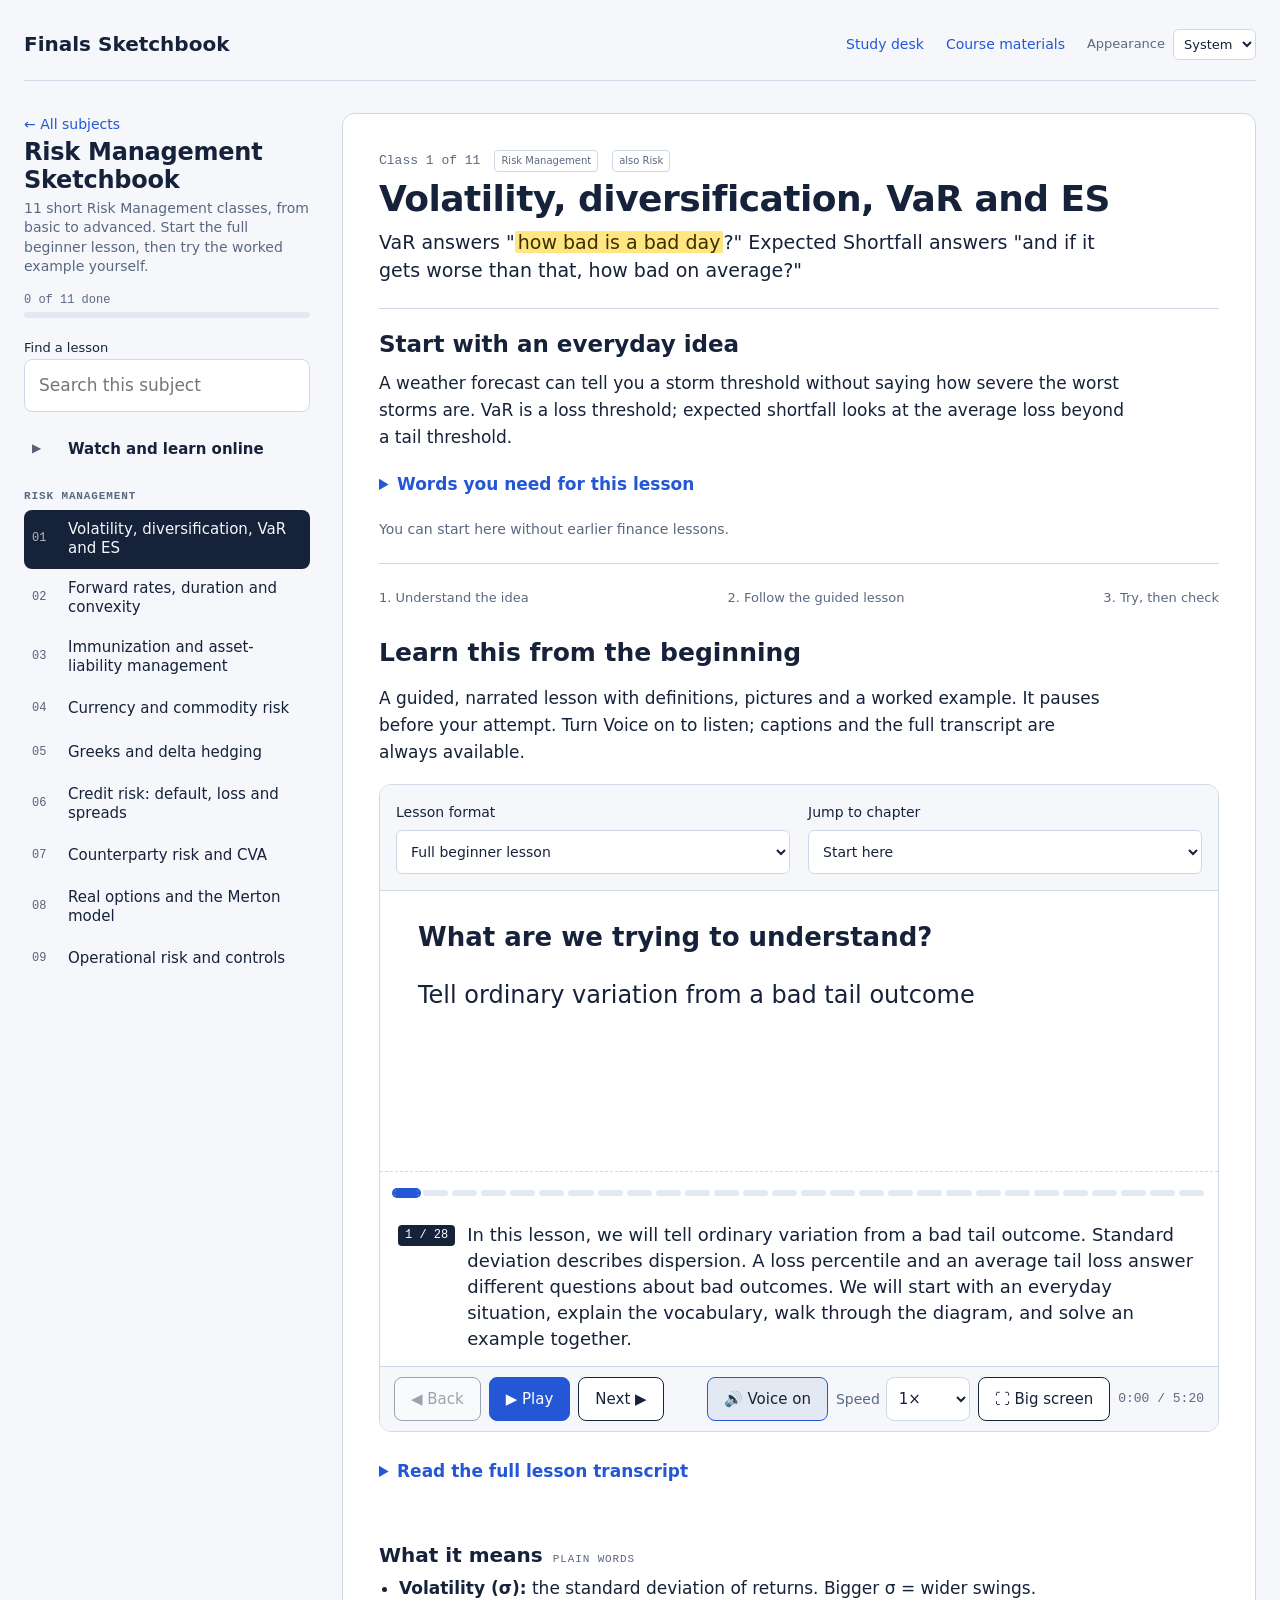
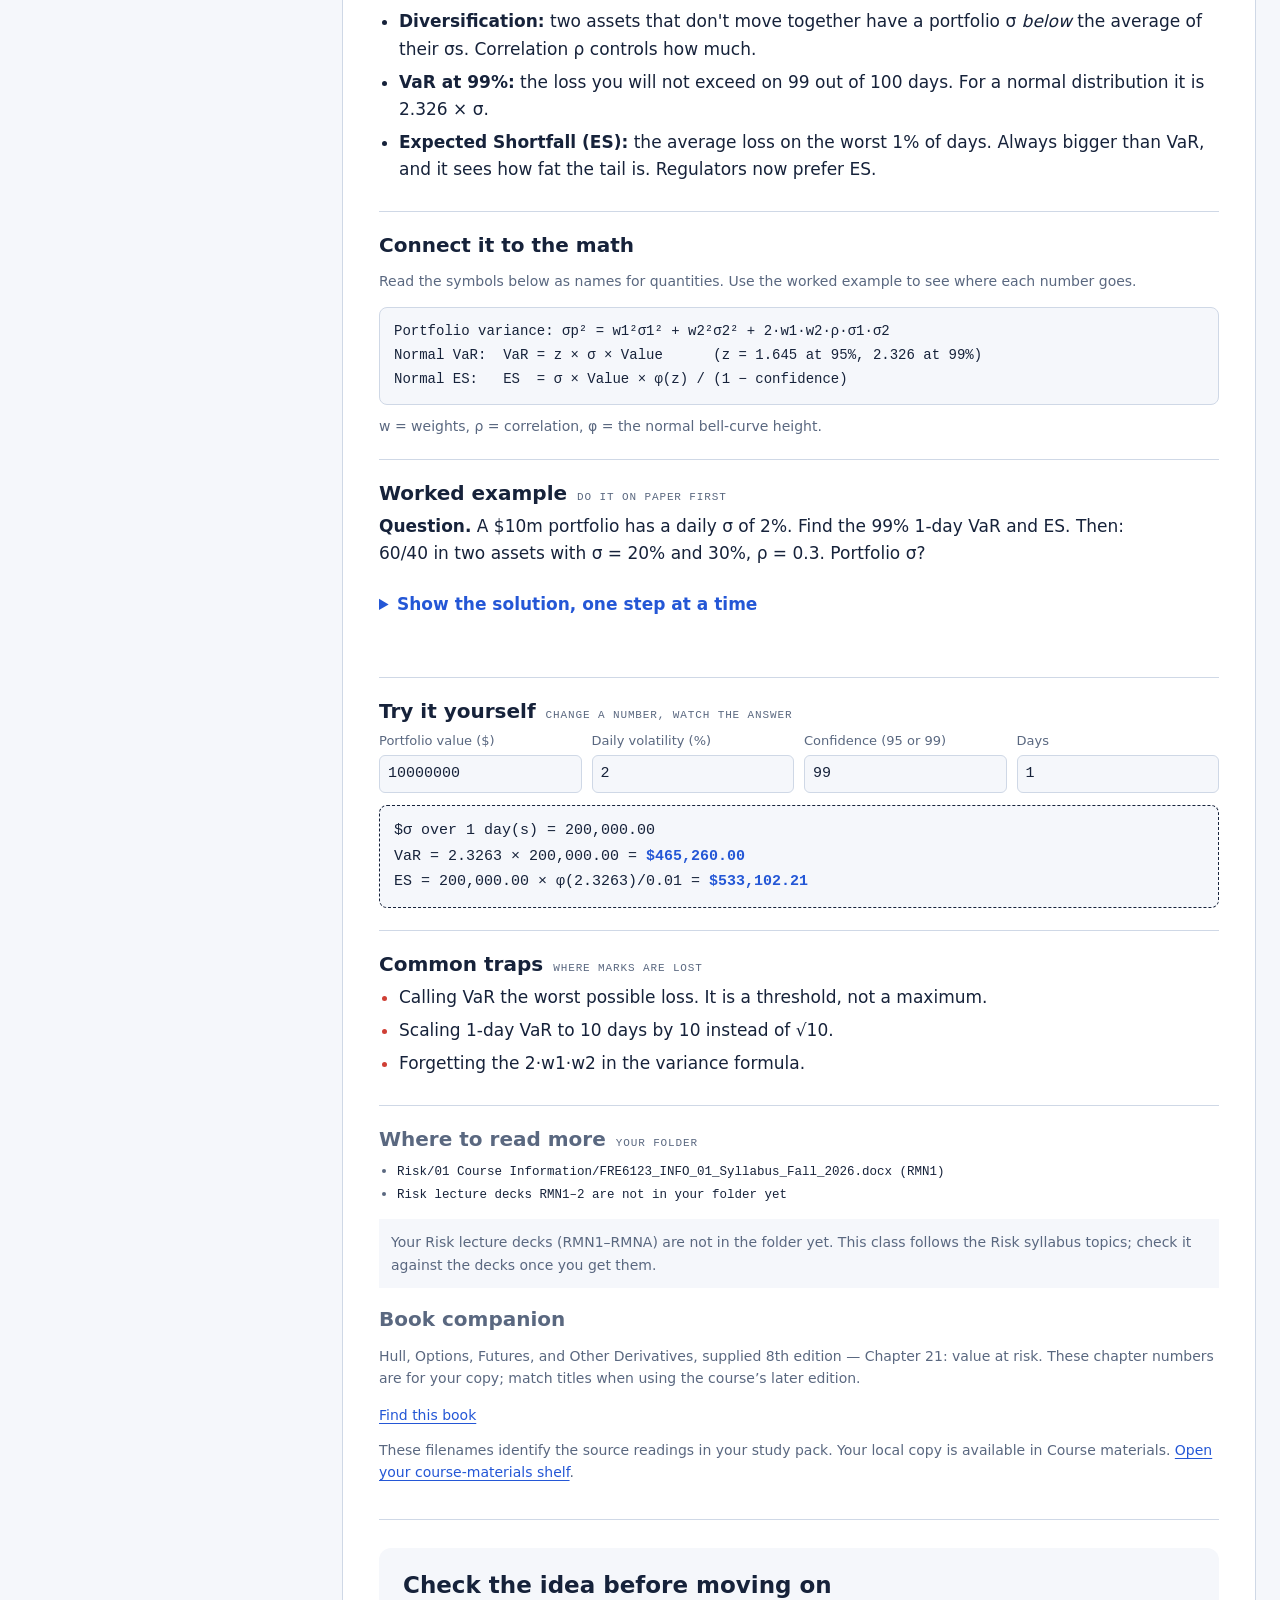
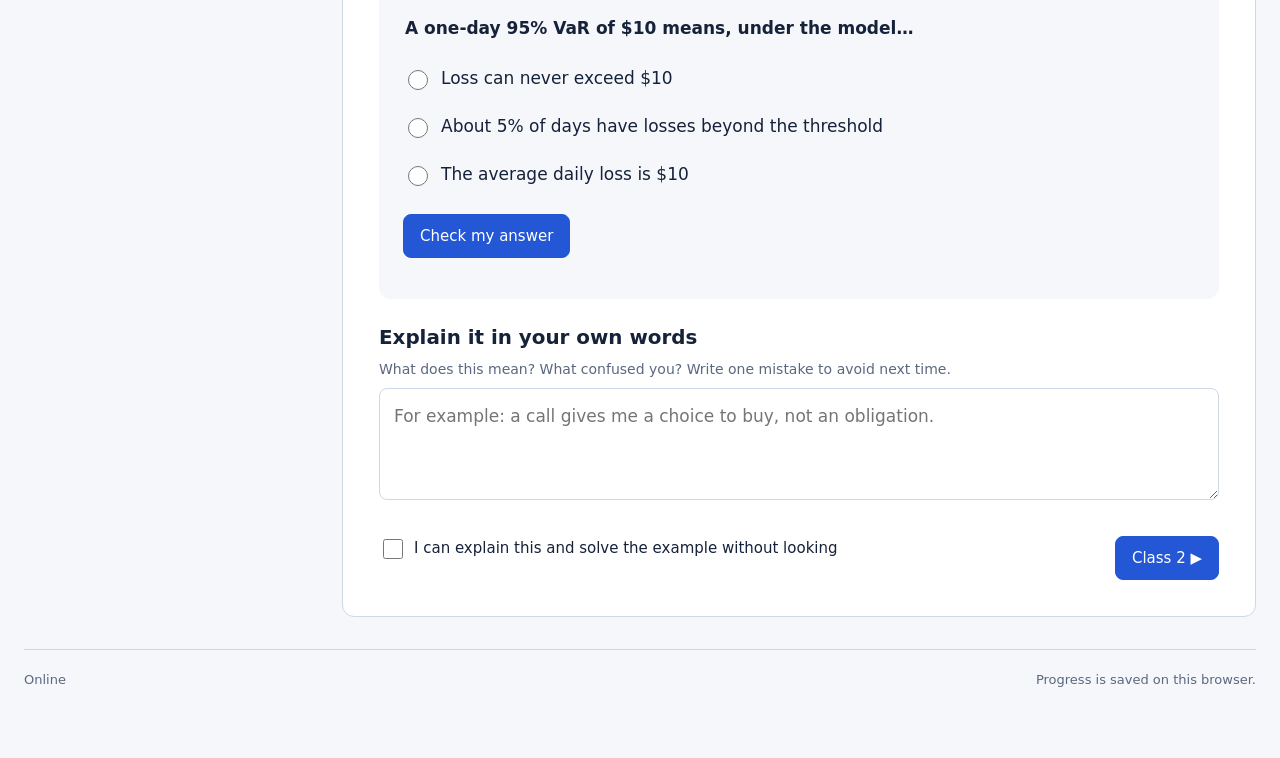
<file: risk-management.html>
<!doctype html>
<html lang="en">
<head>
<meta charset="utf-8">
<meta name="viewport" content="width=device-width, initial-scale=1, viewport-fit=cover">
<meta name="theme-color" content="#16223a">
<link rel="manifest" href="manifest.webmanifest">
<link rel="icon" href="icons/icon-192.png">
<link rel="apple-touch-icon" href="icons/icon-192.png">

<title>Risk Management Sketchbook</title>
<link rel="stylesheet" href="assets/base.css"><link rel="stylesheet" href="assets/study.css">
</head>
<body><a class="skip" href="#sheet">Skip to lesson</a><header class="appbar"><a class="wordmark" href="index.html">Finals Sketchbook</a><nav aria-label="Main navigation"><a href="index.html">Study desk</a><a href="library.html">Course materials</a><label class="theme-label">Appearance <select id="theme"><option value="system">System</option><option value="light">Light</option><option value="dark">Dark</option></select></label></nav></header>




<div class="wrap">
  <aside class="side">
    <div class="brand"><a href="./" style="font-size:14px;color:var(--blue);text-decoration:none">← All subjects</a>
      <h1>Risk Management Sketchbook</h1>
      <p>11 short Risk Management classes, from basic to advanced. Start the full beginner lesson, then try the worked example yourself.</p>
    </div>
    <div class="prog" id="progtxt">0 of 11 done</div>
    <div class="bar"><i id="progbar"></i></div>
    <div class="mobile-pick"><label for="pick" class="tm" style="font-size:13px;color:var(--mut)">Jump to a class</label><select id="pick"></select></div>
    <label class="search-label" for="lesson-search">Find a lesson</label><input id="lesson-search" type="search" placeholder="Search this subject"><p id="search-status" class="small" role="status"></p><nav id="nav" aria-label="Lessons"></nav>
  </aside>
  <main><div class="sheet" id="sheet" tabindex="-1"></div></main>
</div>



<footer class="appfooter"><span id="connection"></span><span id="save-status" role="status">Progress is saved on this browser.</span></footer><noscript><p>Please enable JavaScript for interactive lessons. The <a href="pdf/Finals%20Sketchbook%20-%20All%20Subjects.pdf">original printable notes</a> also work without JavaScript.</p></noscript><script src="assets/config.js"></script><script src="assets/common.js"></script><script src="assets/lessons.js"></script><script src="assets/beginner.js"></script><script>const PAGE="risk-management";</script><script src="assets/labs.js"></script><script src="assets/videos.js"></script><script src="assets/guided-lessons.js"></script><script src="assets/study.js"></script></body>
</html>
</file>
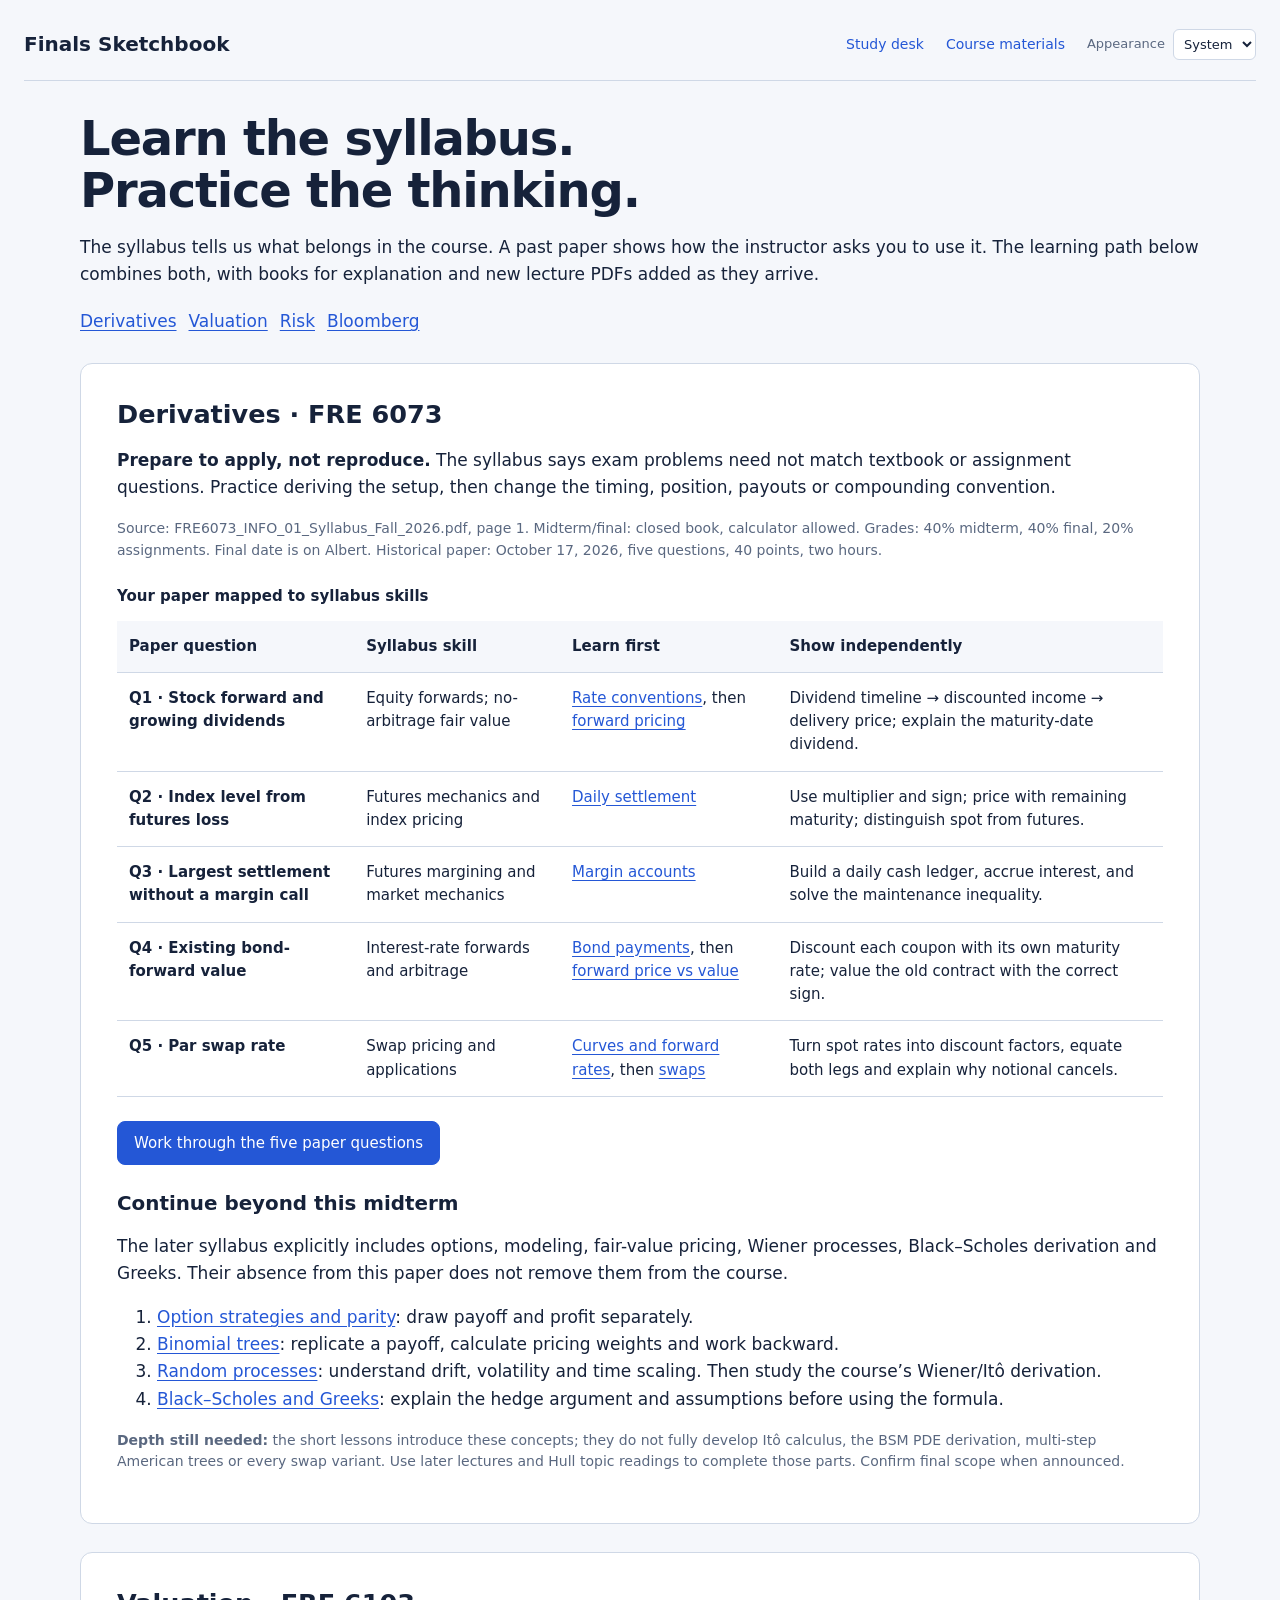
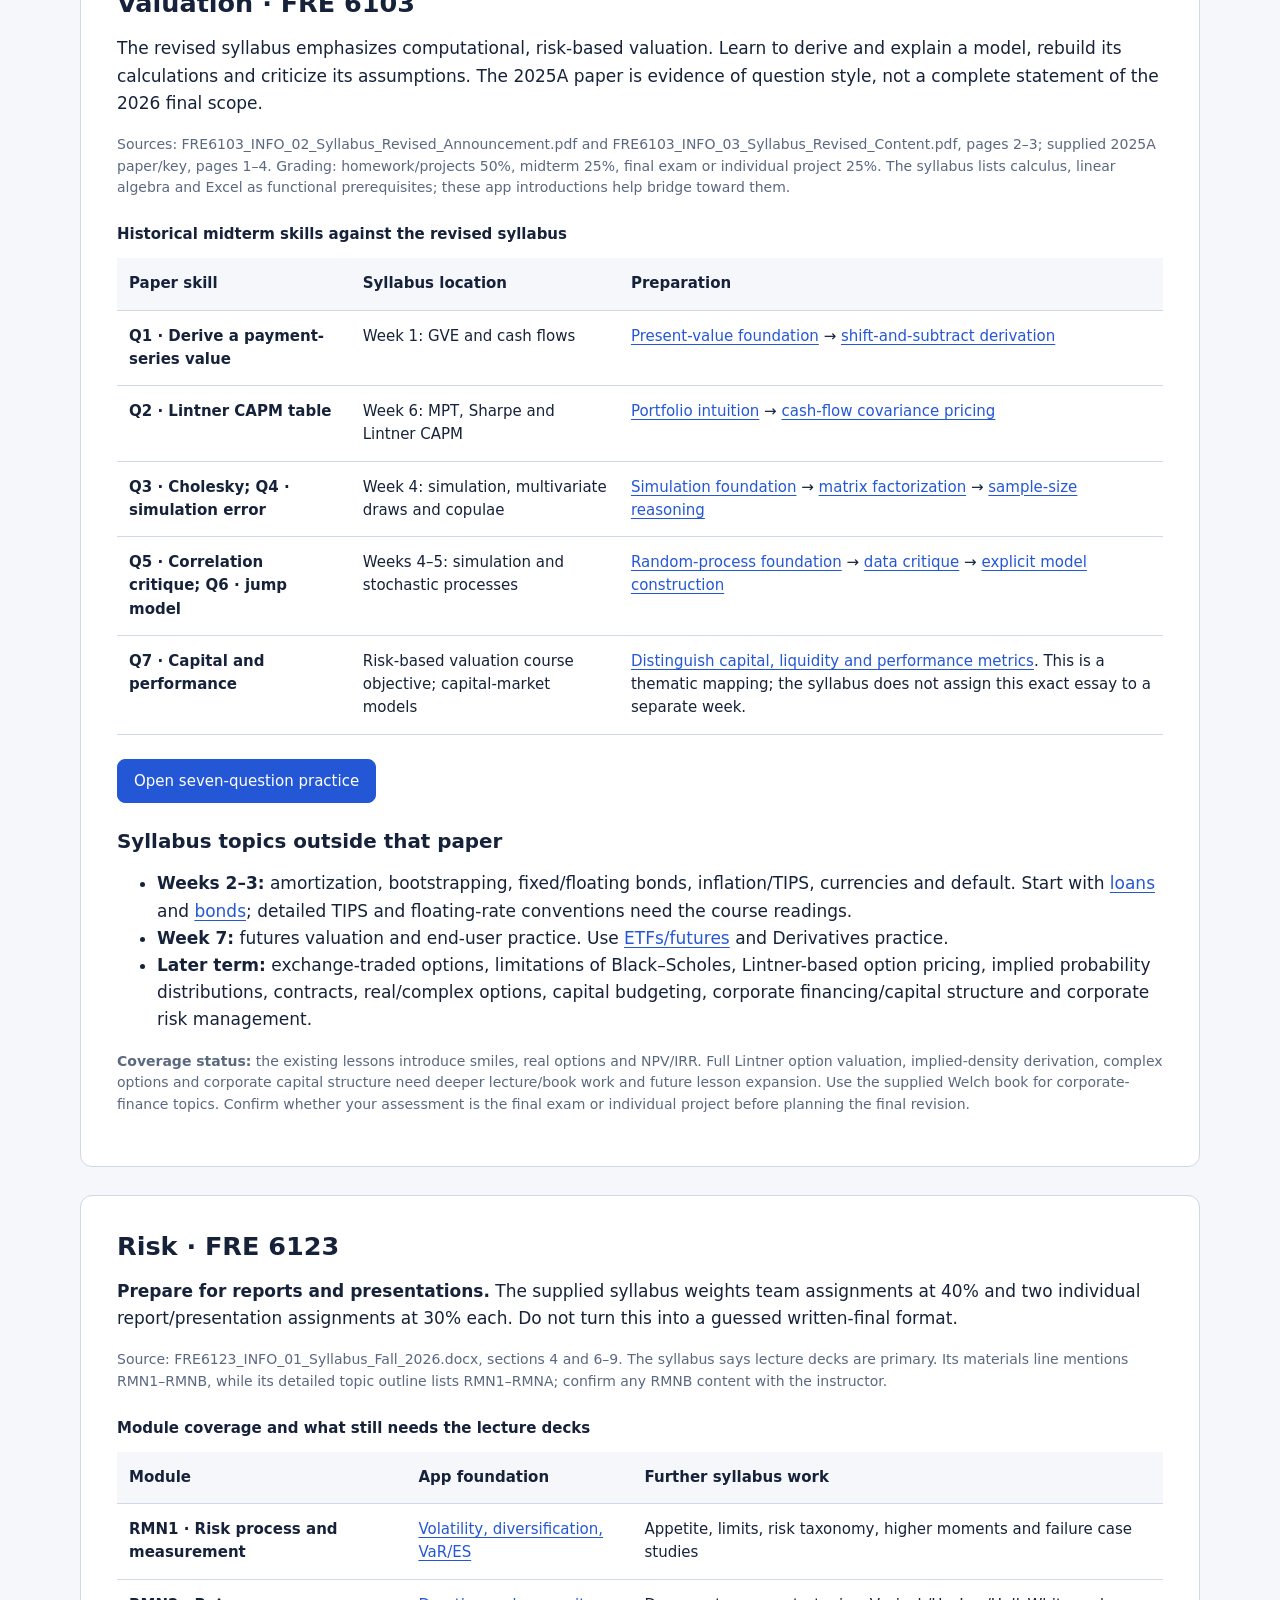
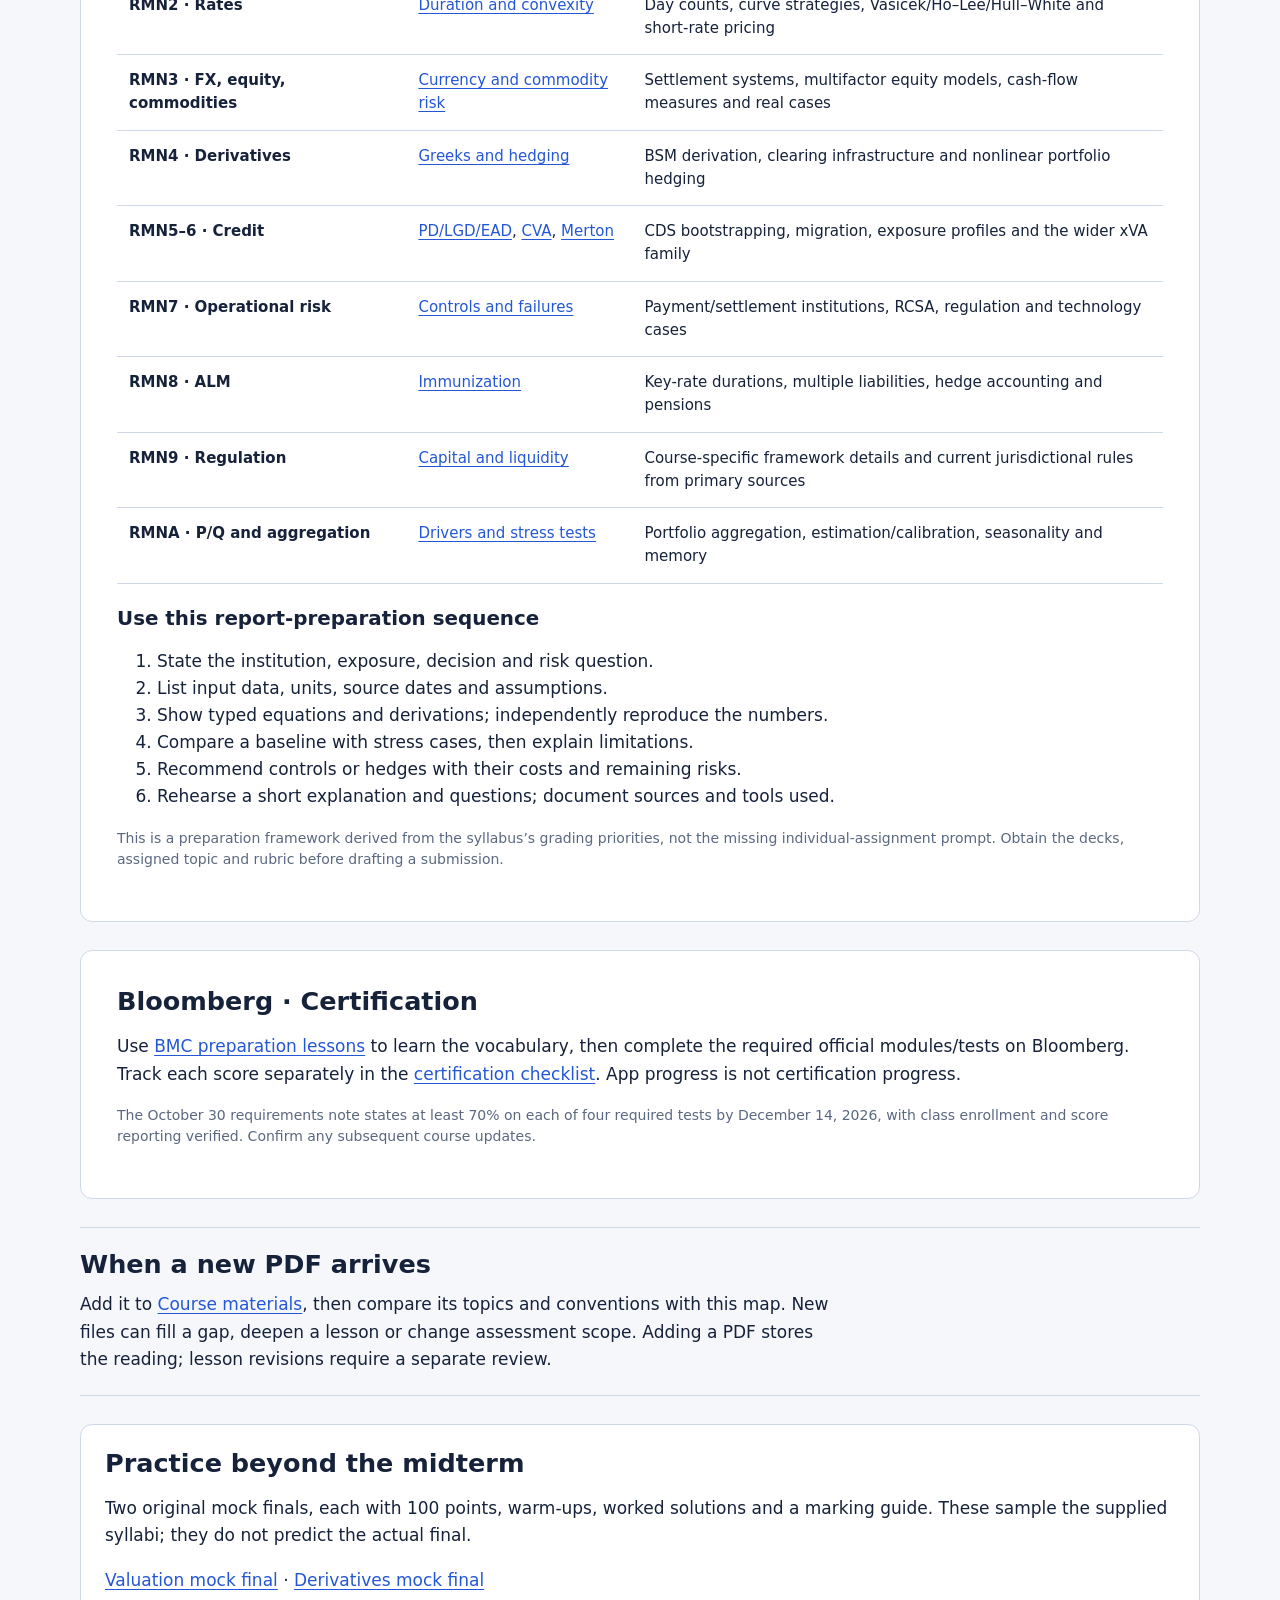
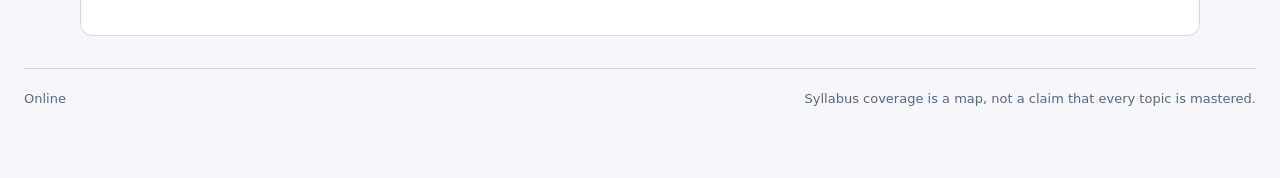
<file: syllabus.html>
<!doctype html><html lang="en"><head><meta charset="utf-8"><meta name="viewport" content="width=device-width, initial-scale=1"><title>Syllabus and preparation map · Finals Sketchbook</title><link rel="stylesheet" href="assets/base.css"><link rel="stylesheet" href="assets/study.css"><link rel="icon" href="icons/icon-192.png"></head><body><a class="skip" href="#main">Skip to course map</a><header class="appbar"><a class="wordmark" href="index.html">Finals Sketchbook</a><nav aria-label="Main navigation"><a href="index.html">Study desk</a><a href="library.html">Course materials</a><label class="theme-label">Appearance <select id="theme"><option value="system">System</option><option value="light">Light</option><option value="dark">Dark</option></select></label></nav></header><main id="main" class="home"><h1>Learn the syllabus.<br>Practice the thinking.</h1><p>The syllabus tells us what belongs in the course. A past paper shows how the instructor asks you to use it. The learning path below combines both, with books for explanation and new lecture PDFs added as they arrive.</p><nav class="actions" aria-label="Courses"><a href="#derivatives">Derivatives</a><a href="#valuation">Valuation</a><a href="#risk">Risk</a><a href="#bloomberg">Bloomberg</a></nav>
<section id="derivatives" class="sheet" style="margin:28px 0"><h2>Derivatives · FRE 6073</h2><p><b>Prepare to apply, not reproduce.</b> The syllabus says exam problems need not match textbook or assignment questions. Practice deriving the setup, then change the timing, position, payouts or compounding convention.</p><p class="small">Source: FRE6073_INFO_01_Syllabus_Fall_2026.pdf, page 1. Midterm/final: closed book, calculator allowed. Grades: 40% midterm, 40% final, 20% assignments. Final date is on Albert. Historical paper: October 17, 2026, five questions, 40 points, two hours.</p><div class="table-scroll"><table><caption>Your paper mapped to syllabus skills</caption><thead><tr><th>Paper question</th><th>Syllabus skill</th><th>Learn first</th><th>Show independently</th></tr></thead><tbody>
<tr><td>Q1 · Stock forward and growing dividends</td><td>Equity forwards; no-arbitrage fair value</td><td><a href="derivatives.html#class-2">Rate conventions</a>, then <a href="derivatives.html#class-3">forward pricing</a></td><td>Dividend timeline → discounted income → delivery price; explain the maturity-date dividend.</td></tr>
<tr><td>Q2 · Index level from futures loss</td><td>Futures mechanics and index pricing</td><td><a href="derivatives.html#class-4">Daily settlement</a></td><td>Use multiplier and sign; price with remaining maturity; distinguish spot from futures.</td></tr>
<tr><td>Q3 · Largest settlement without a margin call</td><td>Futures margining and market mechanics</td><td><a href="derivatives.html#class-4">Margin accounts</a></td><td>Build a daily cash ledger, accrue interest, and solve the maintenance inequality.</td></tr>
<tr><td>Q4 · Existing bond-forward value</td><td>Interest-rate forwards and arbitrage</td><td><a href="valuation.html#class-3">Bond payments</a>, then <a href="derivatives.html#class-3">forward price vs value</a></td><td>Discount each coupon with its own maturity rate; value the old contract with the correct sign.</td></tr>
<tr><td>Q5 · Par swap rate</td><td>Swap pricing and applications</td><td><a href="derivatives.html#class-6">Curves and forward rates</a>, then <a href="derivatives.html#class-7">swaps</a></td><td>Turn spot rates into discount factors, equate both legs and explain why notional cancels.</td></tr>
</tbody></table></div><a class="btn primary" href="derivatives-practice.html">Work through the five paper questions</a>
<h3 style="margin-top:28px">Continue beyond this midterm</h3><p>The later syllabus explicitly includes options, modeling, fair-value pricing, Wiener processes, Black–Scholes derivation and Greeks. Their absence from this paper does not remove them from the course.</p><ol><li><a href="derivatives.html#class-8">Option strategies and parity</a>: draw payoff and profit separately.</li><li><a href="derivatives.html#class-9">Binomial trees</a>: replicate a payoff, calculate pricing weights and work backward.</li><li><a href="valuation.html#class-6">Random processes</a>: understand drift, volatility and time scaling. Then study the course’s Wiener/Itô derivation.</li><li><a href="derivatives.html#class-10">Black–Scholes and Greeks</a>: explain the hedge argument and assumptions before using the formula.</li></ol><p class="small"><b>Depth still needed:</b> the short lessons introduce these concepts; they do not fully develop Itô calculus, the BSM PDE derivation, multi-step American trees or every swap variant. Use later lectures and Hull topic readings to complete those parts. Confirm final scope when announced.</p></section>
<section id="valuation" class="sheet" style="margin:28px 0"><h2>Valuation · FRE 6103</h2><p>The revised syllabus emphasizes computational, risk-based valuation. Learn to derive and explain a model, rebuild its calculations and criticize its assumptions. The 2025A paper is evidence of question style, not a complete statement of the 2026 final scope.</p><p class="small">Sources: FRE6103_INFO_02_Syllabus_Revised_Announcement.pdf and FRE6103_INFO_03_Syllabus_Revised_Content.pdf, pages 2–3; supplied 2025A paper/key, pages 1–4. Grading: homework/projects 50%, midterm 25%, final exam or individual project 25%. The syllabus lists calculus, linear algebra and Excel as functional prerequisites; these app introductions help bridge toward them.</p><div class="table-scroll"><table><caption>Historical midterm skills against the revised syllabus</caption><thead><tr><th>Paper skill</th><th>Syllabus location</th><th>Preparation</th></tr></thead><tbody>
<tr><td>Q1 · Derive a payment-series value</td><td>Week 1: GVE and cash flows</td><td><a href="valuation.html#class-1">Present-value foundation</a> → <a href="practice.html#question-0">shift-and-subtract derivation</a></td></tr>
<tr><td>Q2 · Lintner CAPM table</td><td>Week 6: MPT, Sharpe and Lintner CAPM</td><td><a href="valuation.html#class-7">Portfolio intuition</a> → <a href="practice.html#question-1">cash-flow covariance pricing</a></td></tr>
<tr><td>Q3 · Cholesky; Q4 · simulation error</td><td>Week 4: simulation, multivariate draws and copulae</td><td><a href="valuation.html#class-5">Simulation foundation</a> → <a href="practice.html#question-2">matrix factorization</a> → <a href="practice.html#question-3">sample-size reasoning</a></td></tr>
<tr><td>Q5 · Correlation critique; Q6 · jump model</td><td>Weeks 4–5: simulation and stochastic processes</td><td><a href="valuation.html#class-6">Random-process foundation</a> → <a href="practice.html#question-4">data critique</a> → <a href="practice.html#question-5">explicit model construction</a></td></tr>
<tr><td>Q7 · Capital and performance</td><td>Risk-based valuation course objective; capital-market models</td><td><a href="practice.html#question-6">Distinguish capital, liquidity and performance metrics</a>. This is a thematic mapping; the syllabus does not assign this exact essay to a separate week.</td></tr>
</tbody></table></div><a class="btn primary" href="practice.html">Open seven-question practice</a>
<h3 style="margin-top:28px">Syllabus topics outside that paper</h3><ul><li><b>Weeks 2–3:</b> amortization, bootstrapping, fixed/floating bonds, inflation/TIPS, currencies and default. Start with <a href="valuation.html#class-2">loans</a> and <a href="valuation.html#class-3">bonds</a>; detailed TIPS and floating-rate conventions need the course readings.</li><li><b>Week 7:</b> futures valuation and end-user practice. Use <a href="valuation.html#class-8">ETFs/futures</a> and Derivatives practice.</li><li><b>Later term:</b> exchange-traded options, limitations of Black–Scholes, Lintner-based option pricing, implied probability distributions, contracts, real/complex options, capital budgeting, corporate financing/capital structure and corporate risk management.</li></ul><p class="small"><b>Coverage status:</b> the existing lessons introduce smiles, real options and NPV/IRR. Full Lintner option valuation, implied-density derivation, complex options and corporate capital structure need deeper lecture/book work and future lesson expansion. Use the supplied Welch book for corporate-finance topics. Confirm whether your assessment is the final exam or individual project before planning the final revision.</p></section>
<section id="risk" class="sheet" style="margin:28px 0"><h2>Risk · FRE 6123</h2><p><b>Prepare for reports and presentations.</b> The supplied syllabus weights team assignments at 40% and two individual report/presentation assignments at 30% each. Do not turn this into a guessed written-final format.</p><p class="small">Source: FRE6123_INFO_01_Syllabus_Fall_2026.docx, sections 4 and 6–9. The syllabus says lecture decks are primary. Its materials line mentions RMN1–RMNB, while its detailed topic outline lists RMN1–RMNA; confirm any RMNB content with the instructor.</p><div class="table-scroll"><table><caption>Module coverage and what still needs the lecture decks</caption><thead><tr><th>Module</th><th>App foundation</th><th>Further syllabus work</th></tr></thead><tbody>
<tr><td>RMN1 · Risk process and measurement</td><td><a href="risk-management.html#class-1">Volatility, diversification, VaR/ES</a></td><td>Appetite, limits, risk taxonomy, higher moments and failure case studies</td></tr>
<tr><td>RMN2 · Rates</td><td><a href="risk-management.html#class-2">Duration and convexity</a></td><td>Day counts, curve strategies, Vasicek/Ho–Lee/Hull–White and short-rate pricing</td></tr>
<tr><td>RMN3 · FX, equity, commodities</td><td><a href="risk-management.html#class-4">Currency and commodity risk</a></td><td>Settlement systems, multifactor equity models, cash-flow measures and real cases</td></tr>
<tr><td>RMN4 · Derivatives</td><td><a href="risk-management.html#class-5">Greeks and hedging</a></td><td>BSM derivation, clearing infrastructure and nonlinear portfolio hedging</td></tr>
<tr><td>RMN5–6 · Credit</td><td><a href="risk-management.html#class-6">PD/LGD/EAD</a>, <a href="risk-management.html#class-7">CVA</a>, <a href="risk-management.html#class-8">Merton</a></td><td>CDS bootstrapping, migration, exposure profiles and the wider xVA family</td></tr>
<tr><td>RMN7 · Operational risk</td><td><a href="risk-management.html#class-9">Controls and failures</a></td><td>Payment/settlement institutions, RCSA, regulation and technology cases</td></tr>
<tr><td>RMN8 · ALM</td><td><a href="risk-management.html#class-3">Immunization</a></td><td>Key-rate durations, multiple liabilities, hedge accounting and pensions</td></tr>
<tr><td>RMN9 · Regulation</td><td><a href="risk-management.html#class-10">Capital and liquidity</a></td><td>Course-specific framework details and current jurisdictional rules from primary sources</td></tr>
<tr><td>RMNA · P/Q and aggregation</td><td><a href="risk-management.html#class-11">Drivers and stress tests</a></td><td>Portfolio aggregation, estimation/calibration, seasonality and memory</td></tr>
</tbody></table></div><h3>Use this report-preparation sequence</h3><ol><li>State the institution, exposure, decision and risk question.</li><li>List input data, units, source dates and assumptions.</li><li>Show typed equations and derivations; independently reproduce the numbers.</li><li>Compare a baseline with stress cases, then explain limitations.</li><li>Recommend controls or hedges with their costs and remaining risks.</li><li>Rehearse a short explanation and questions; document sources and tools used.</li></ol><p class="small">This is a preparation framework derived from the syllabus’s grading priorities, not the missing individual-assignment prompt. Obtain the decks, assigned topic and rubric before drafting a submission.</p></section>
<section id="bloomberg" class="sheet" style="margin:28px 0"><h2>Bloomberg · Certification</h2><p>Use <a href="bloomberg.html">BMC preparation lessons</a> to learn the vocabulary, then complete the required official modules/tests on Bloomberg. Track each score separately in the <a href="index.html#certification">certification checklist</a>. App progress is not certification progress.</p><p class="small">The October 30 requirements note states at least 70% on each of four required tests by December 14, 2026, with class enrollment and score reporting verified. Confirm any subsequent course updates.</p></section>
<section class="first-idea"><h2>When a new PDF arrives</h2><p>Add it to <a href="library.html">Course materials</a>, then compare its topics and conventions with this map. New files can fill a gap, deepen a lesson or change assessment scope. Adding a PDF stores the reading; lesson revisions require a separate review.</p></section><section class="sheet" style="margin:28px 0;padding:24px"><h2>Practice beyond the midterm</h2><p>Two original mock finals, each with 100 points, warm-ups, worked solutions and a marking guide. These sample the supplied syllabi; they do not predict the actual final.</p><p><a href="valuation-final.html">Valuation mock final</a> · <a href="derivatives-final.html">Derivatives mock final</a></p></section></main><footer class="appfooter"><span id="connection"></span><span id="save-status" role="status">Syllabus coverage is a map, not a claim that every topic is mastered.</span></footer><script src="assets/config.js"></script><script src="assets/common.js"></script></body></html>
</file>
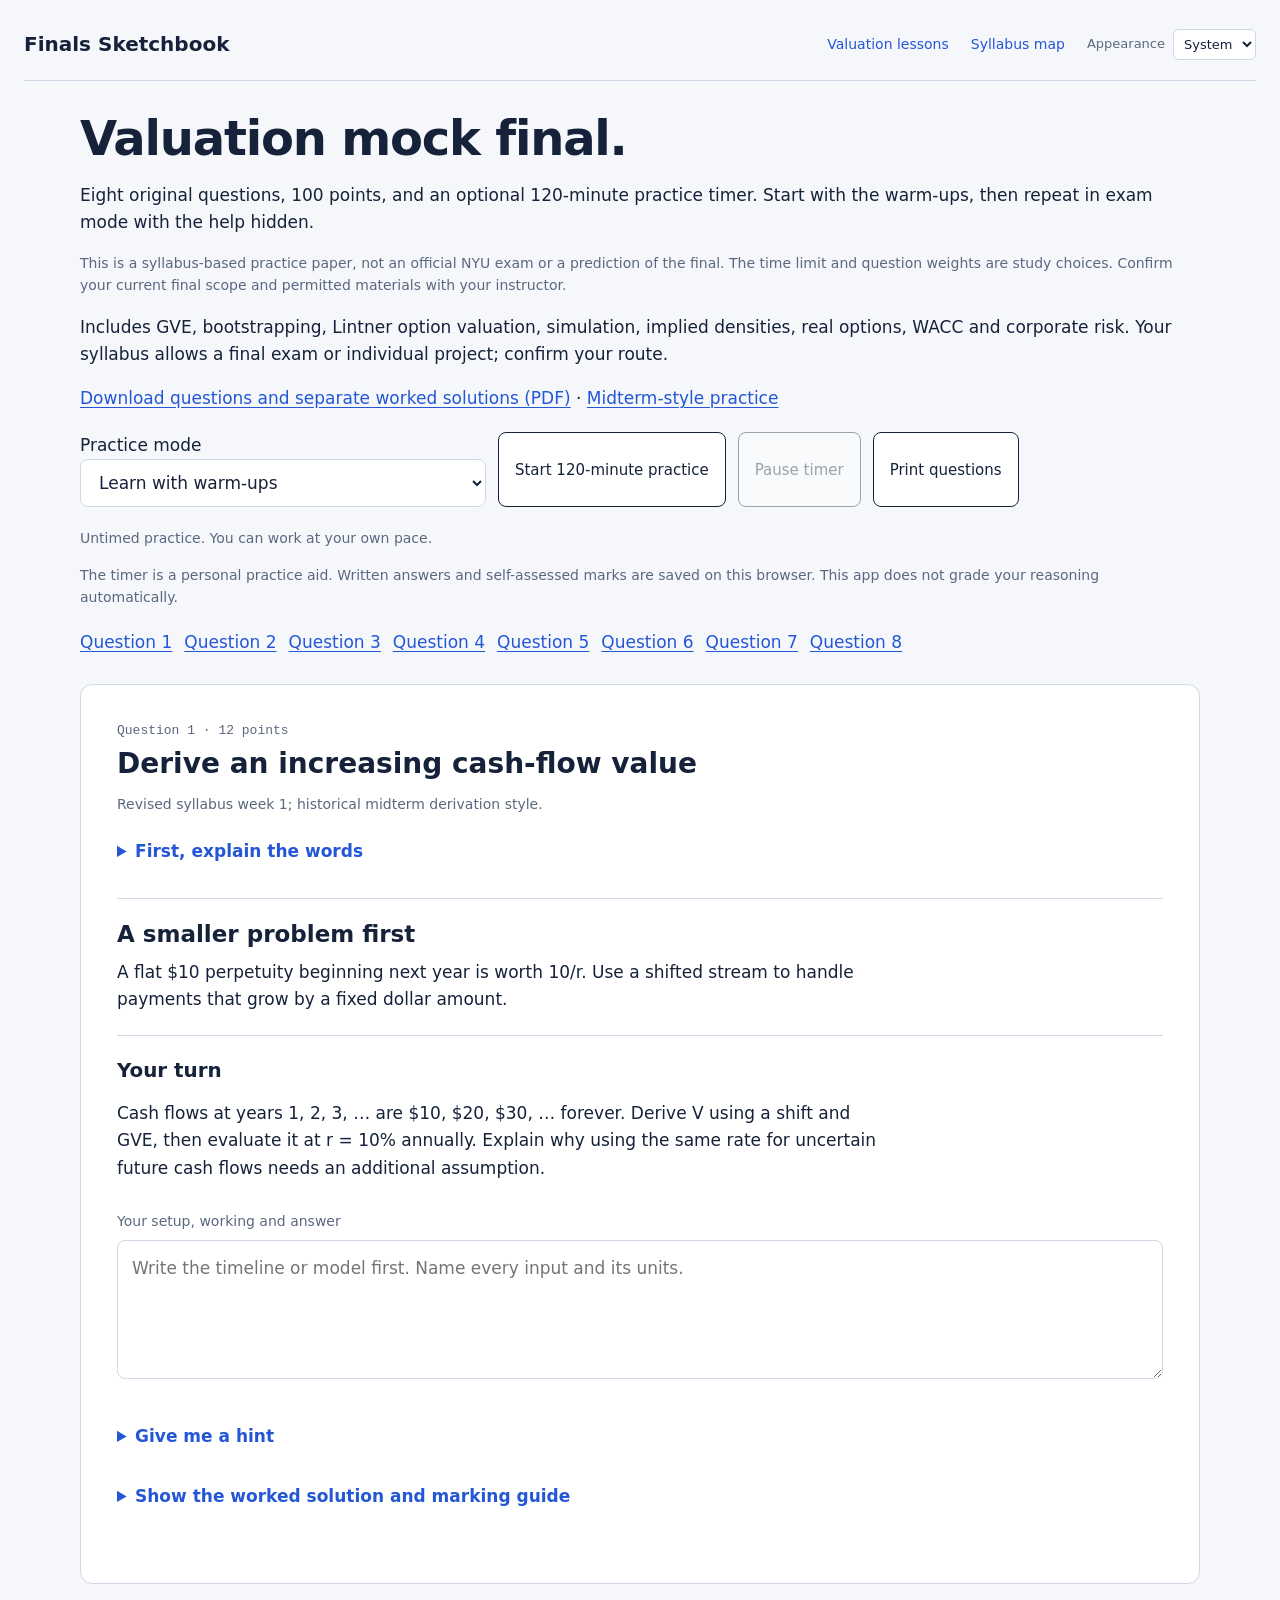
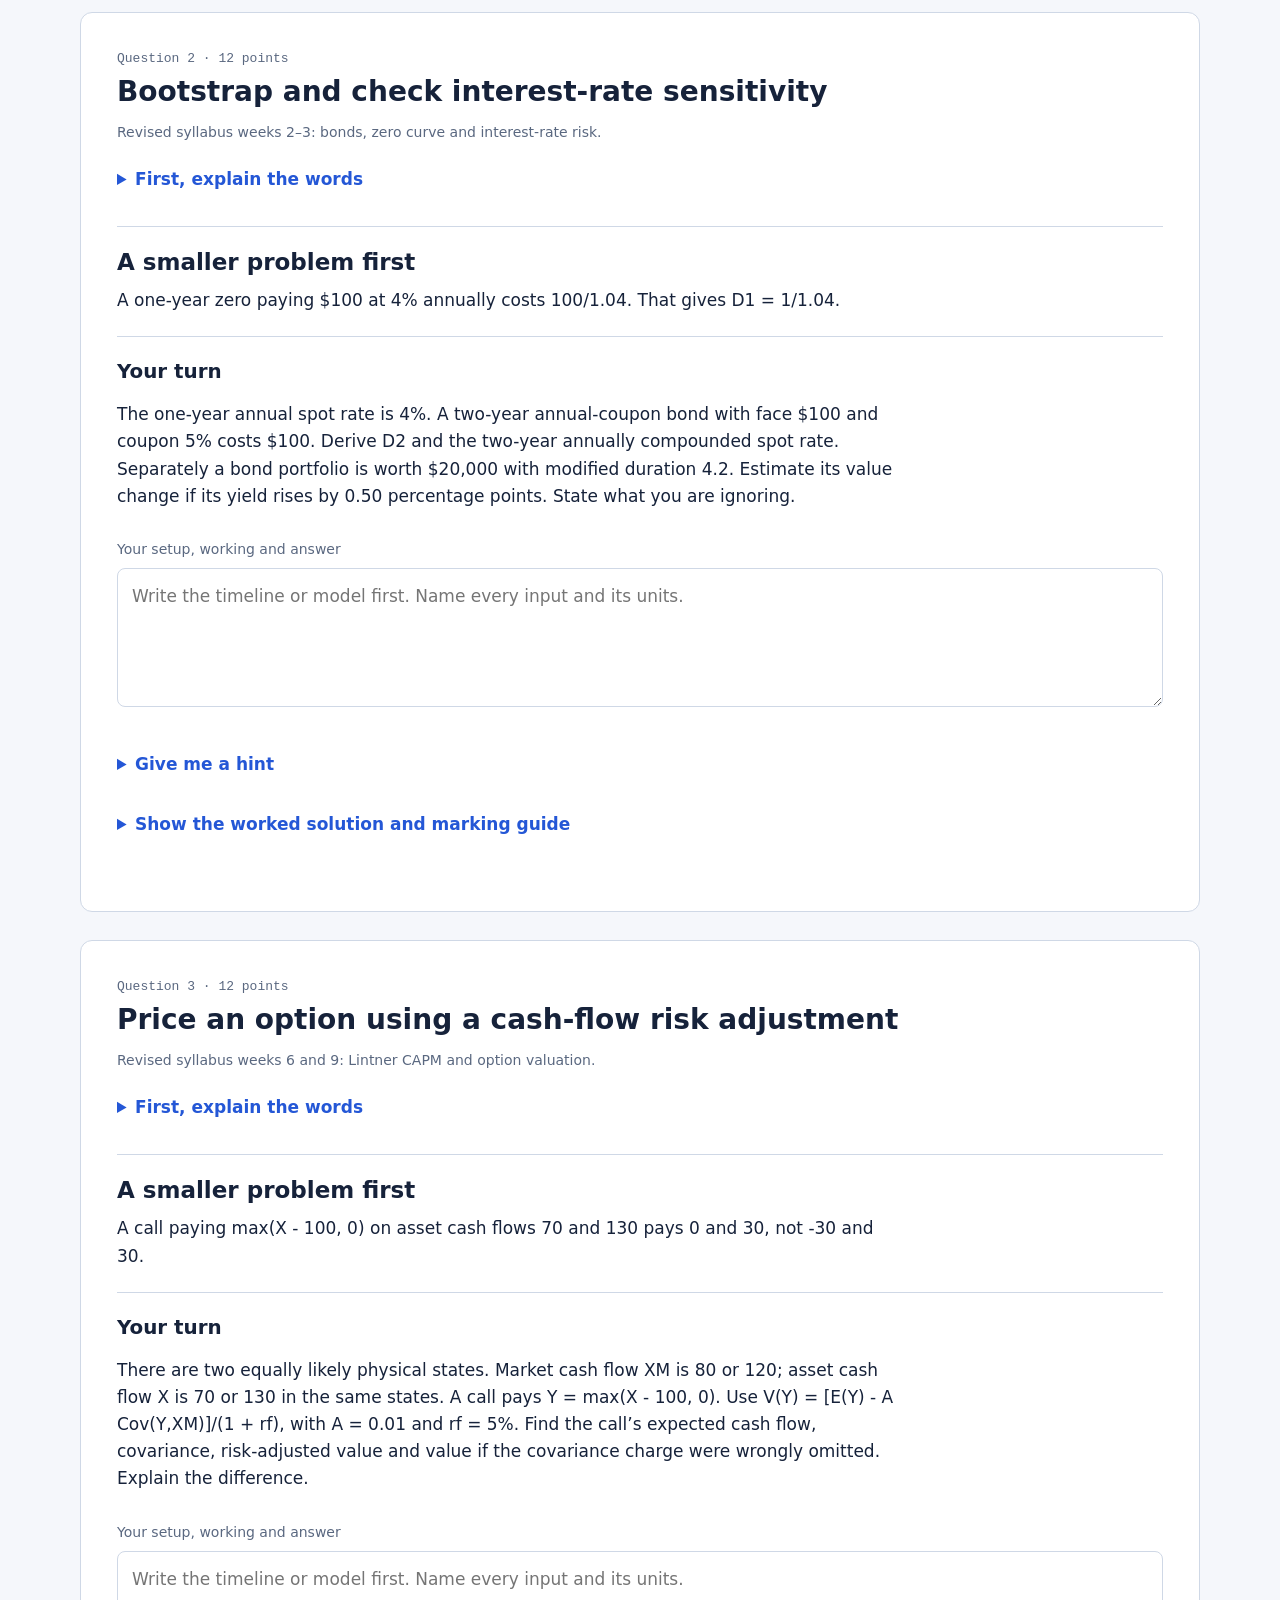
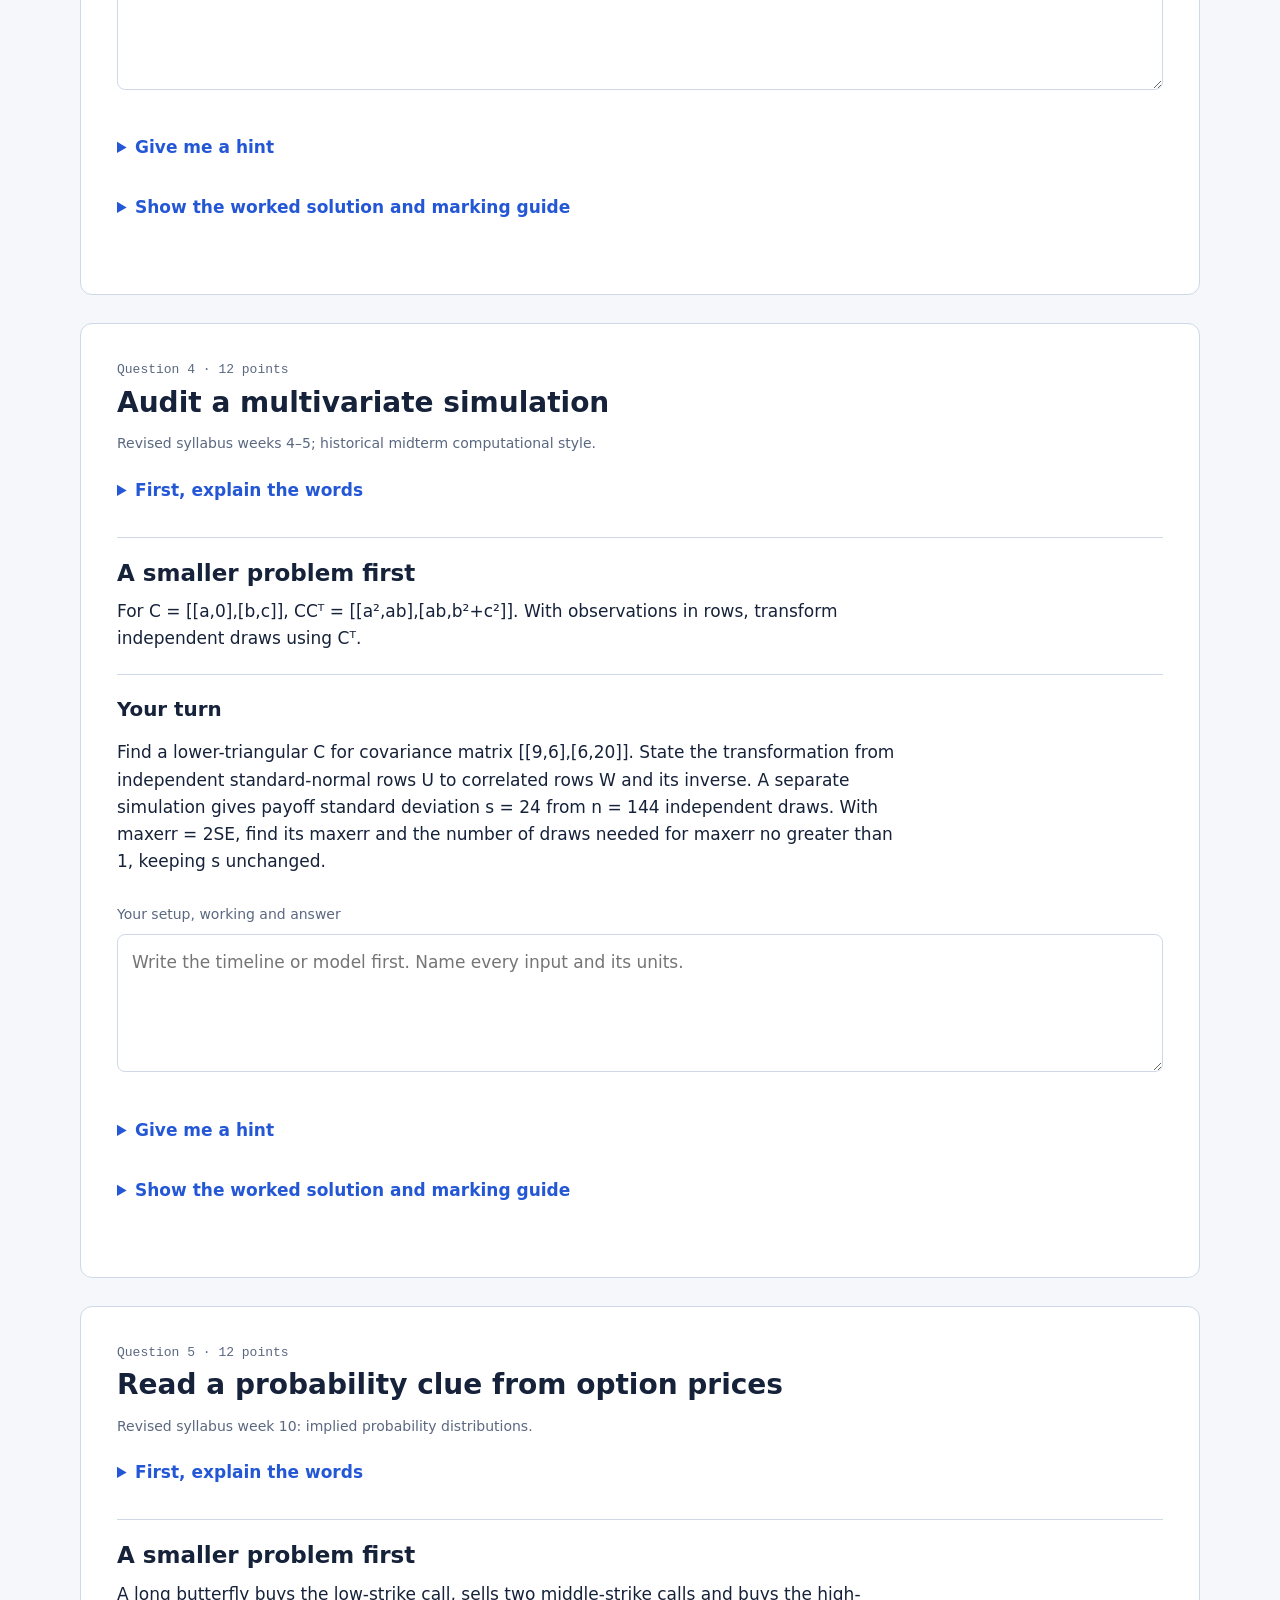
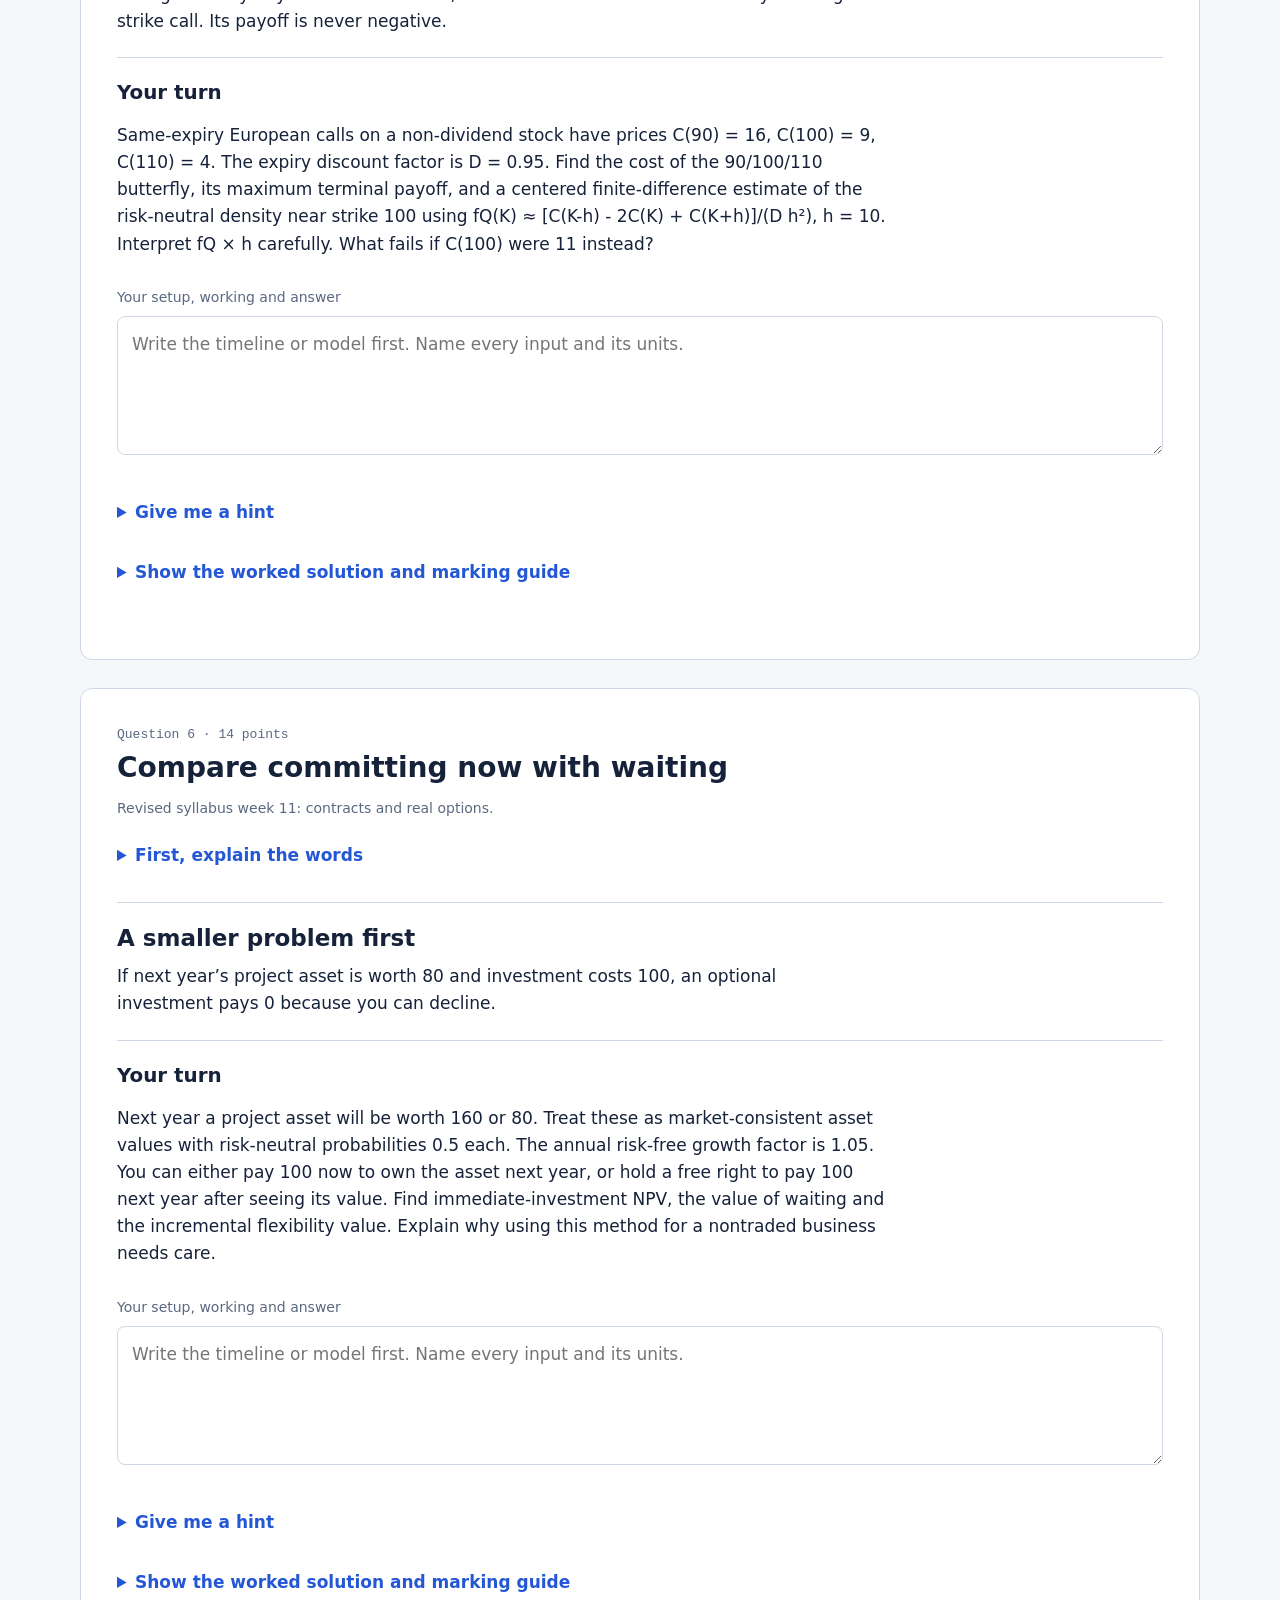
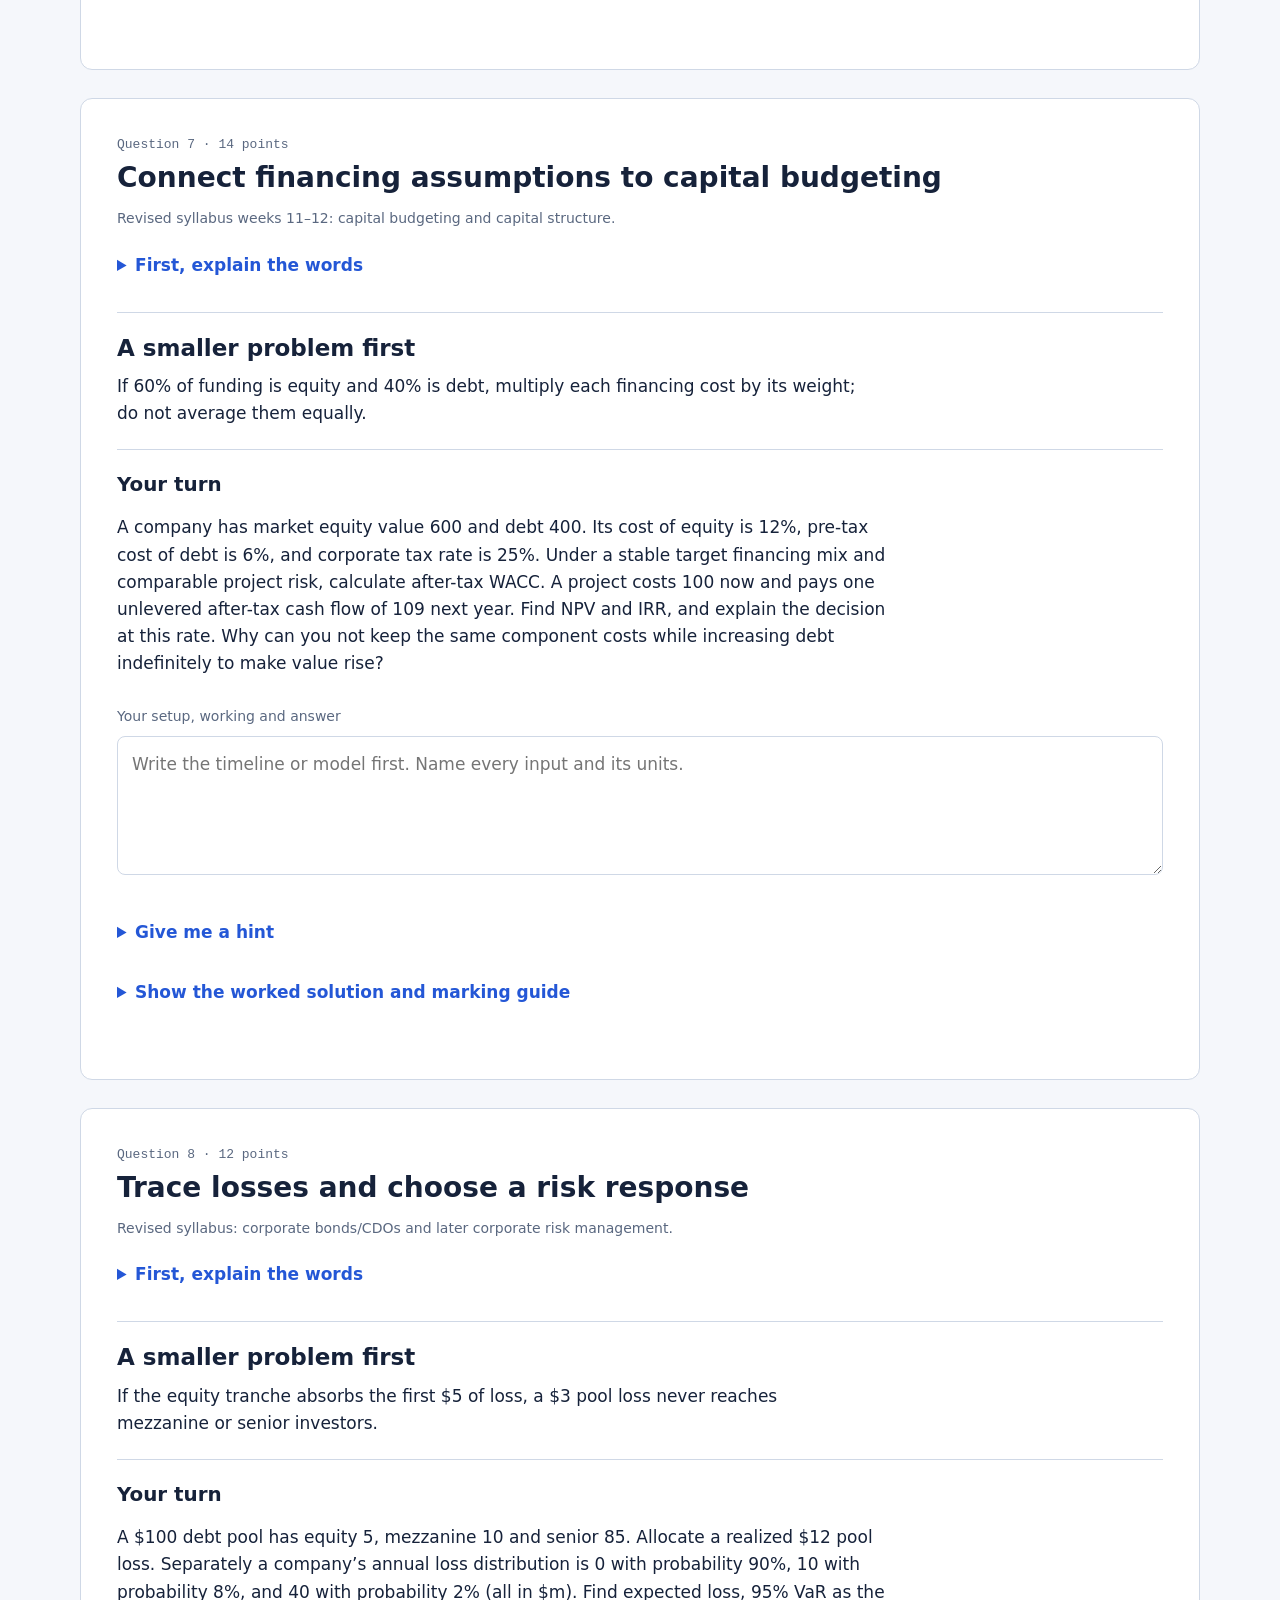
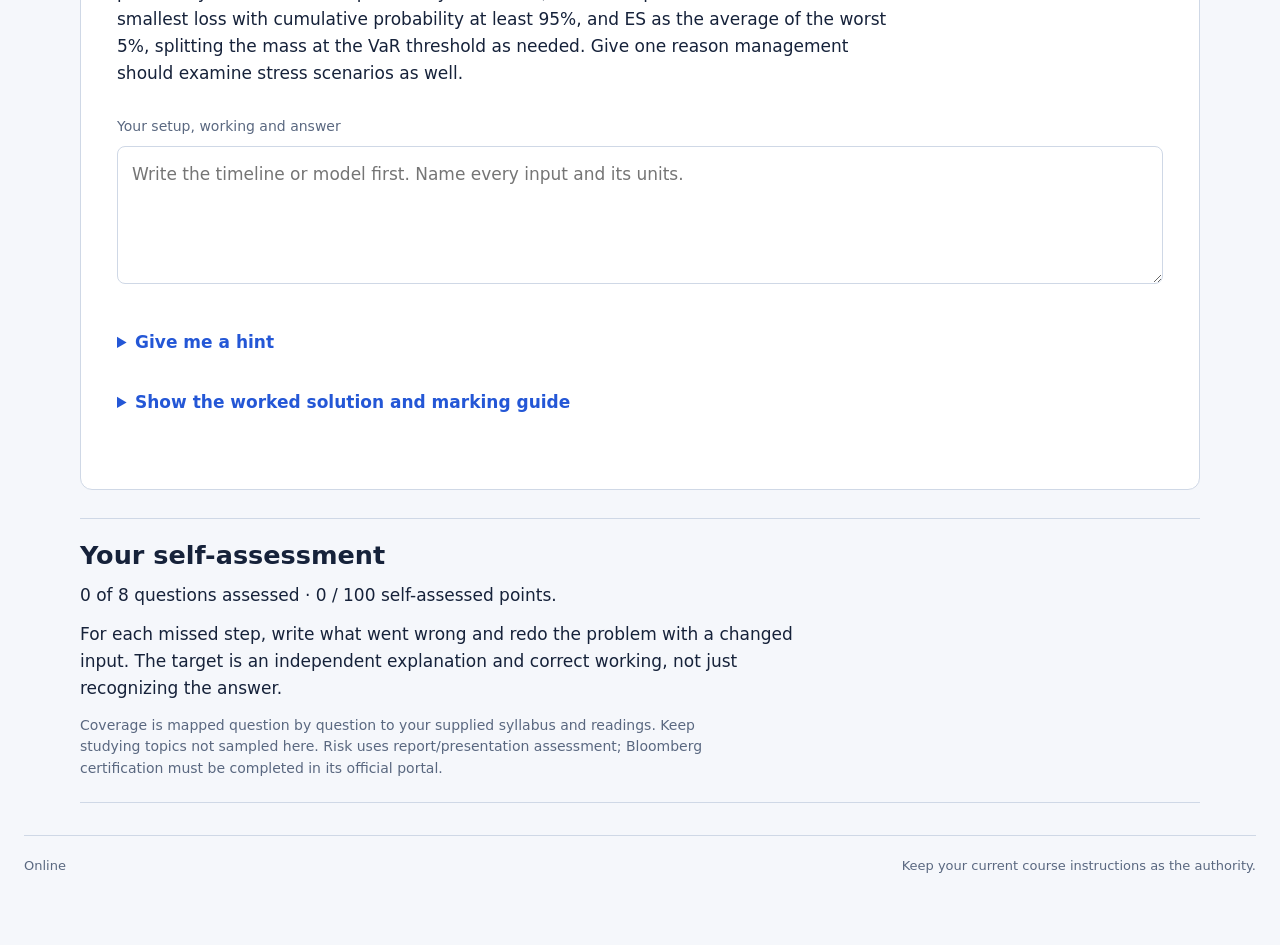
<file: valuation-final.html>
<!doctype html><html lang="en"><head><meta charset="utf-8"><meta name="viewport" content="width=device-width, initial-scale=1"><title>Valuation mock final · Finals Sketchbook</title><link rel="stylesheet" href="assets/base.css"><link rel="stylesheet" href="assets/study.css"><link rel="icon" href="icons/icon-192.png"></head><body><a class="skip" href="#main">Skip to practice</a><header class="appbar"><a class="wordmark" href="index.html">Finals Sketchbook</a><nav aria-label="Main navigation"><a href="valuation.html">Valuation lessons</a><a href="syllabus.html#valuation">Syllabus map</a><label class="theme-label">Appearance <select id="theme"><option value="system">System</option><option value="light">Light</option><option value="dark">Dark</option></select></label></nav></header><main id="main" class="home"><h1>Valuation mock final.</h1><p>Eight original questions, 100 points, and an optional 120-minute practice timer. Start with the warm-ups, then repeat in exam mode with the help hidden.</p><p class="small">This is a syllabus-based practice paper, not an official NYU exam or a prediction of the final. The time limit and question weights are study choices. Confirm your current final scope and permitted materials with your instructor.</p><p>Includes GVE, bootstrapping, Lintner option valuation, simulation, implied densities, real options, WACC and corporate risk. Your syllabus allows a final exam or individual project; confirm your route.</p><p><a href="pdf/Valuation%20Mock%20Final.pdf">Download questions and separate worked solutions (PDF)</a> · <a href="practice.html">Midterm-style practice</a></p><div class="actions"><label>Practice mode <select id="practice-mode" class="field"><option value="learn">Learn with warm-ups</option><option value="exam">Exam practice — hide help</option></select></label><button class="btn" id="timer-start">Start 120-minute practice</button><button class="btn" id="timer-pause" disabled>Pause timer</button><button class="btn" id="print">Print questions</button></div><p class="status" id="timer-status" role="status">Untimed practice. You can work at your own pace.</p><p class="small">The timer is a personal practice aid. Written answers and self-assessed marks are saved on this browser. This app does not grade your reasoning automatically.</p><nav aria-label="Practice questions" id="question-links" class="actions"></nav><div id="practice-questions"></div><section class="first-idea"><h2>Your self-assessment</h2><p id="practice-total" role="status"></p><p>For each missed step, write what went wrong and redo the problem with a changed input. The target is an independent explanation and correct working, not just recognizing the answer.</p><p class="small">Coverage is mapped question by question to your supplied syllabus and readings. Keep studying topics not sampled here. Risk uses report/presentation assessment; Bloomberg certification must be completed in its official portal.</p></section></main><footer class="appfooter"><span id="connection"></span><span id="save-status" role="status">Keep your current course instructions as the authority.</span></footer><script src="assets/config.js"></script><script src="assets/common.js"></script><script src="assets/lessons.js"></script><script src="assets/mock-data.js"></script><script>const PRACTICE_KEY="fsb-final-valuation";const PRACTICE=MOCKS.valuation;</script><script src="assets/practice.js"></script></body></html>
</file>
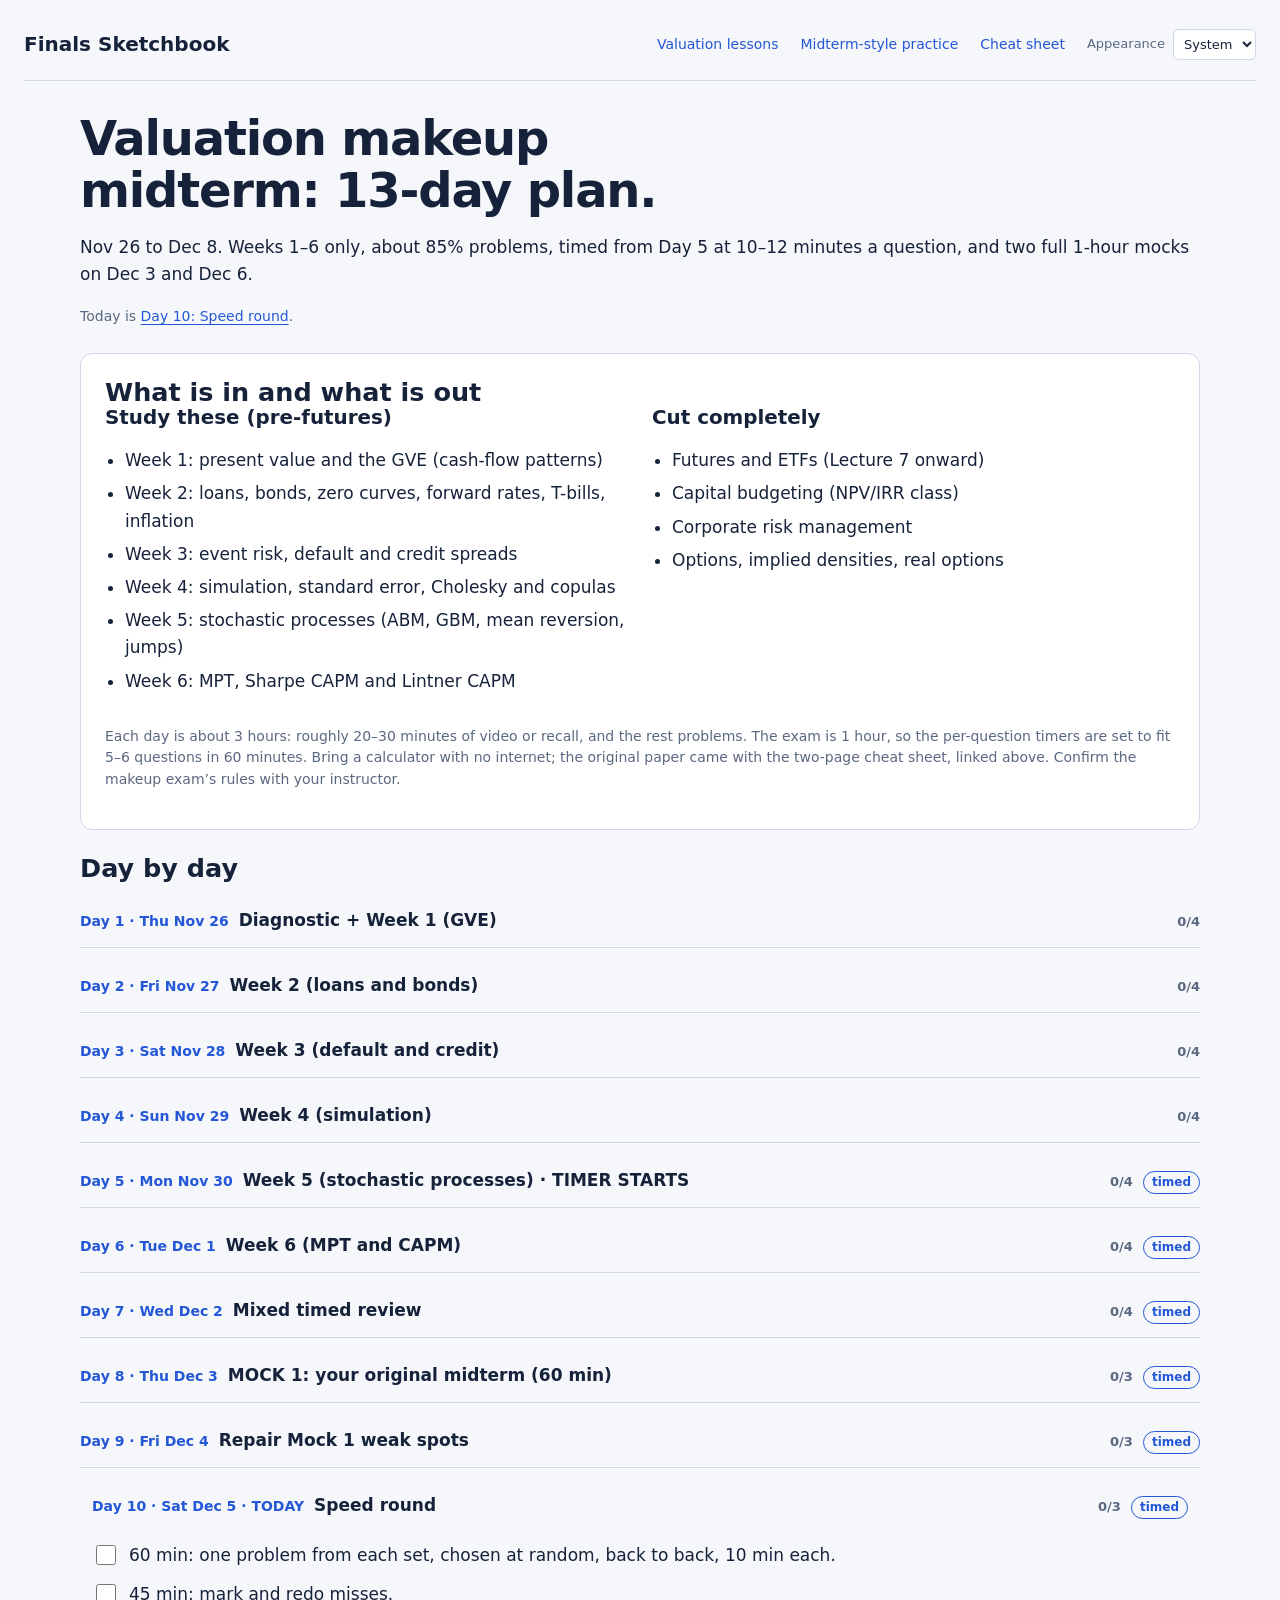
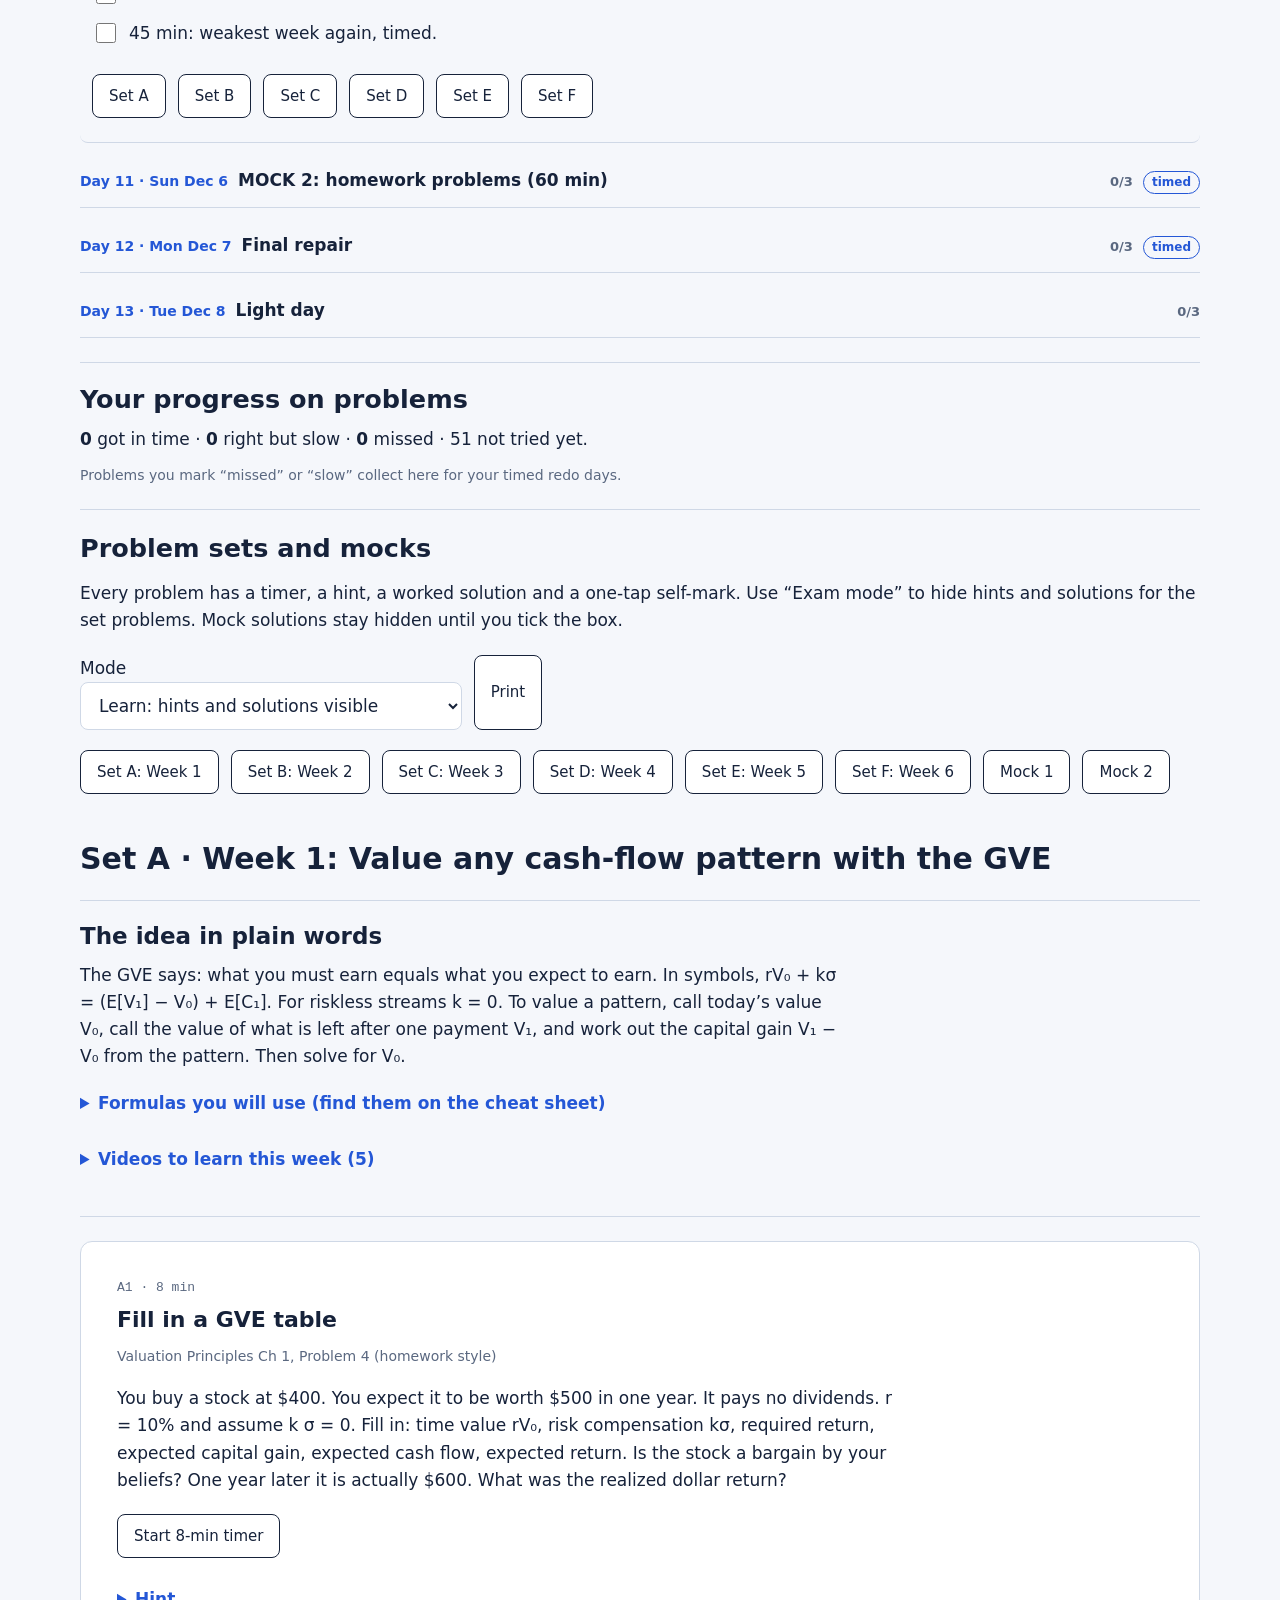
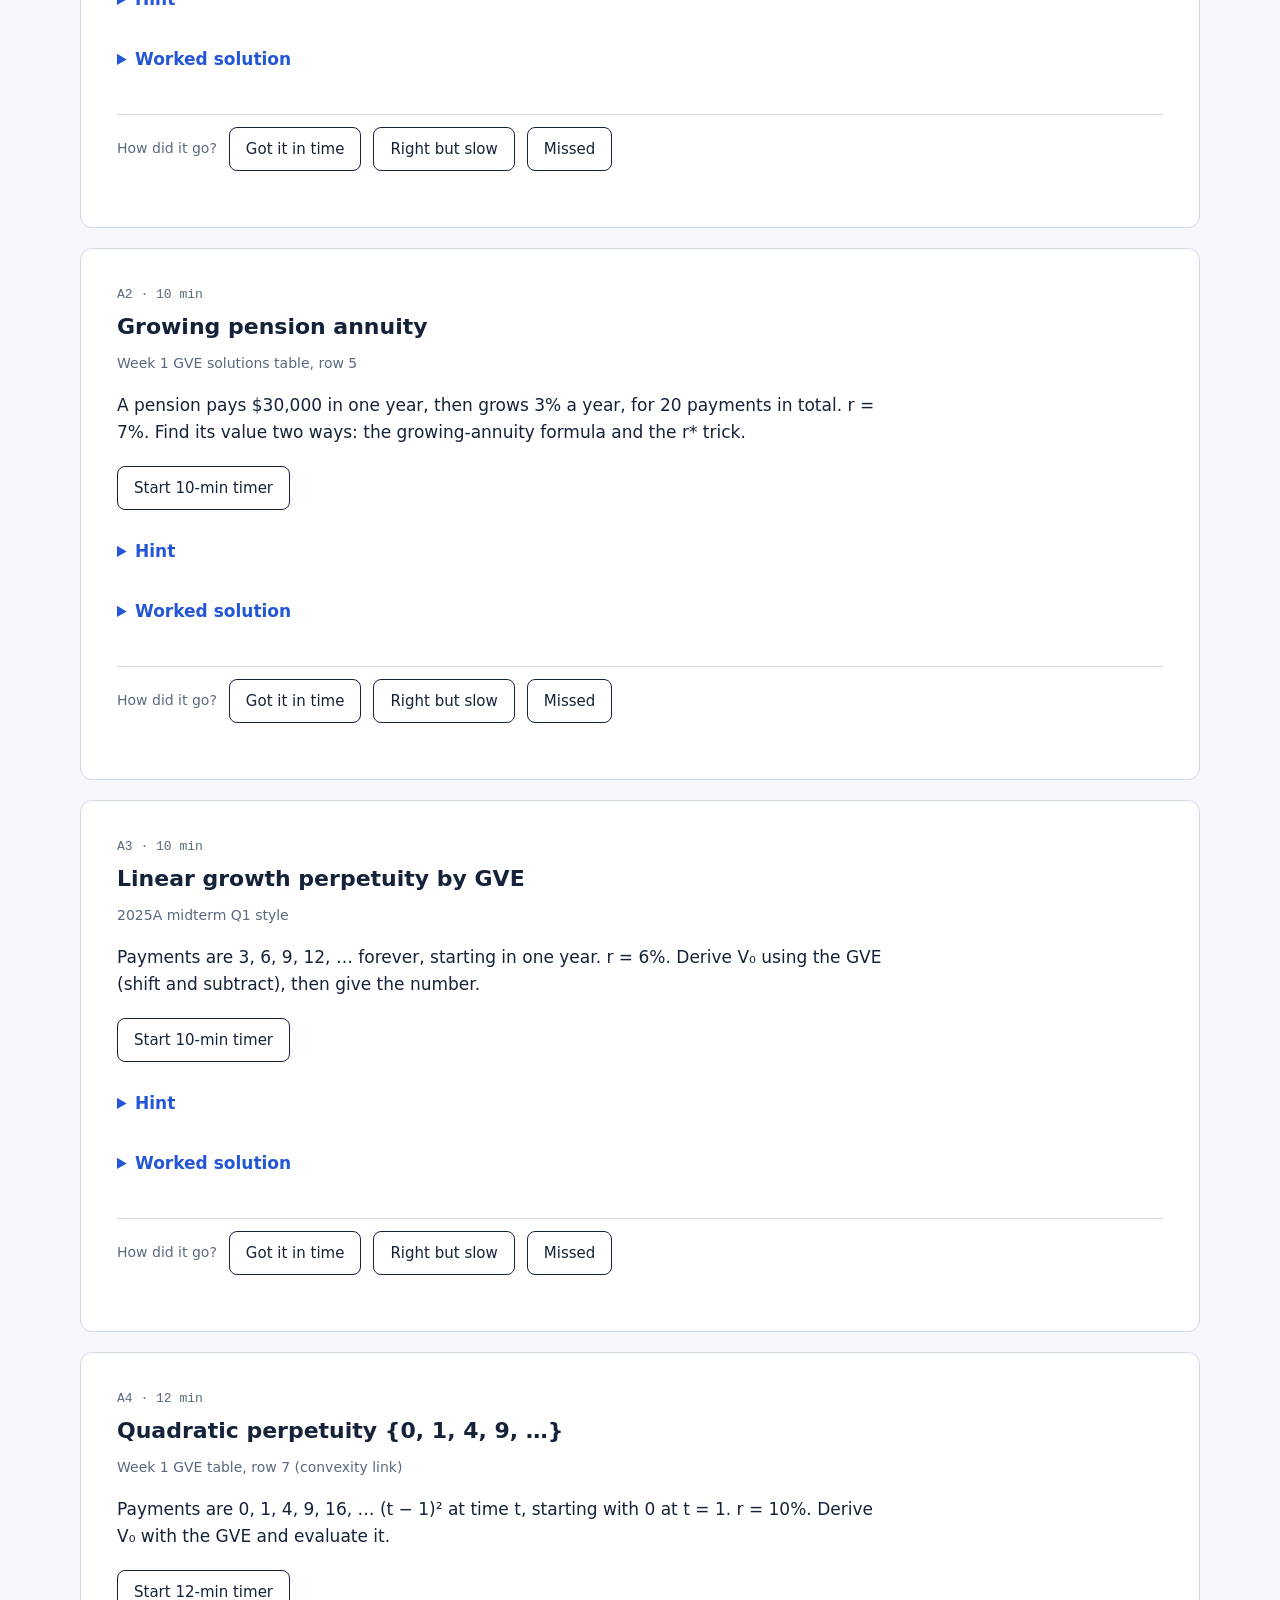
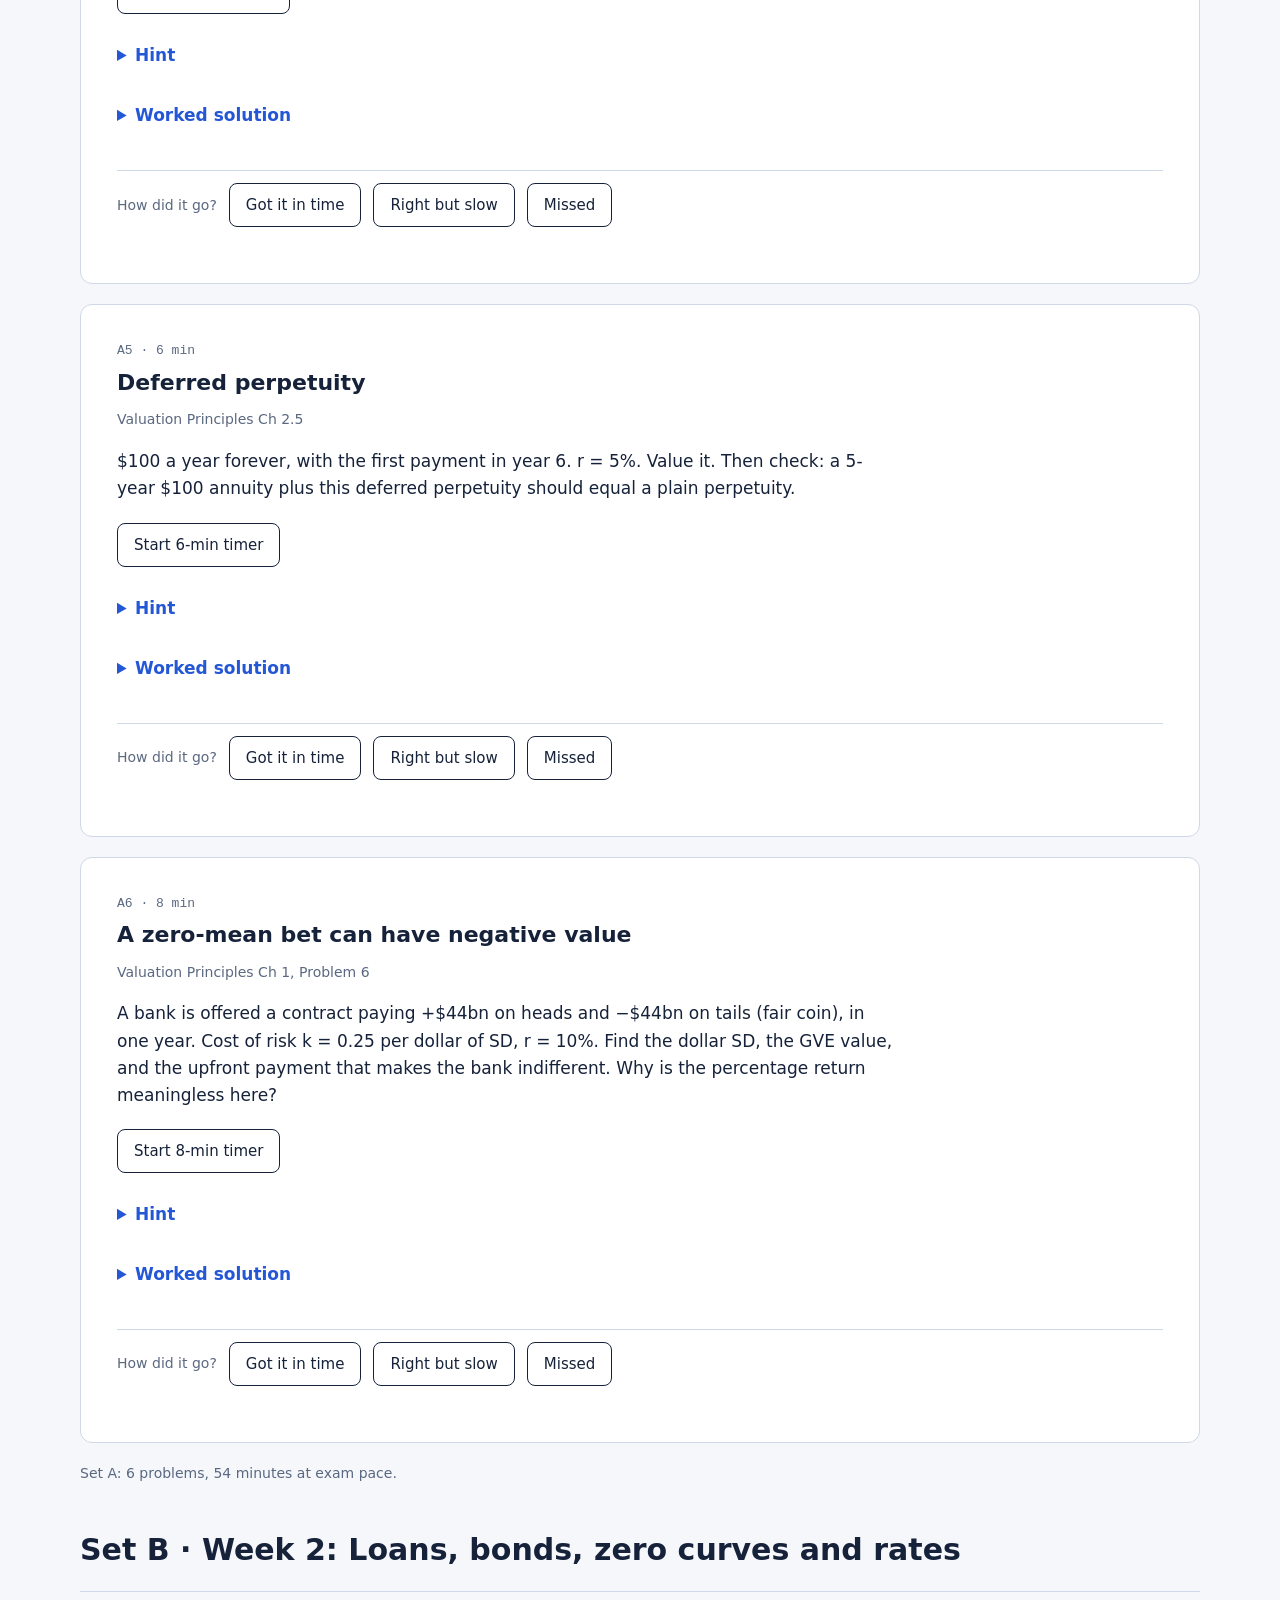
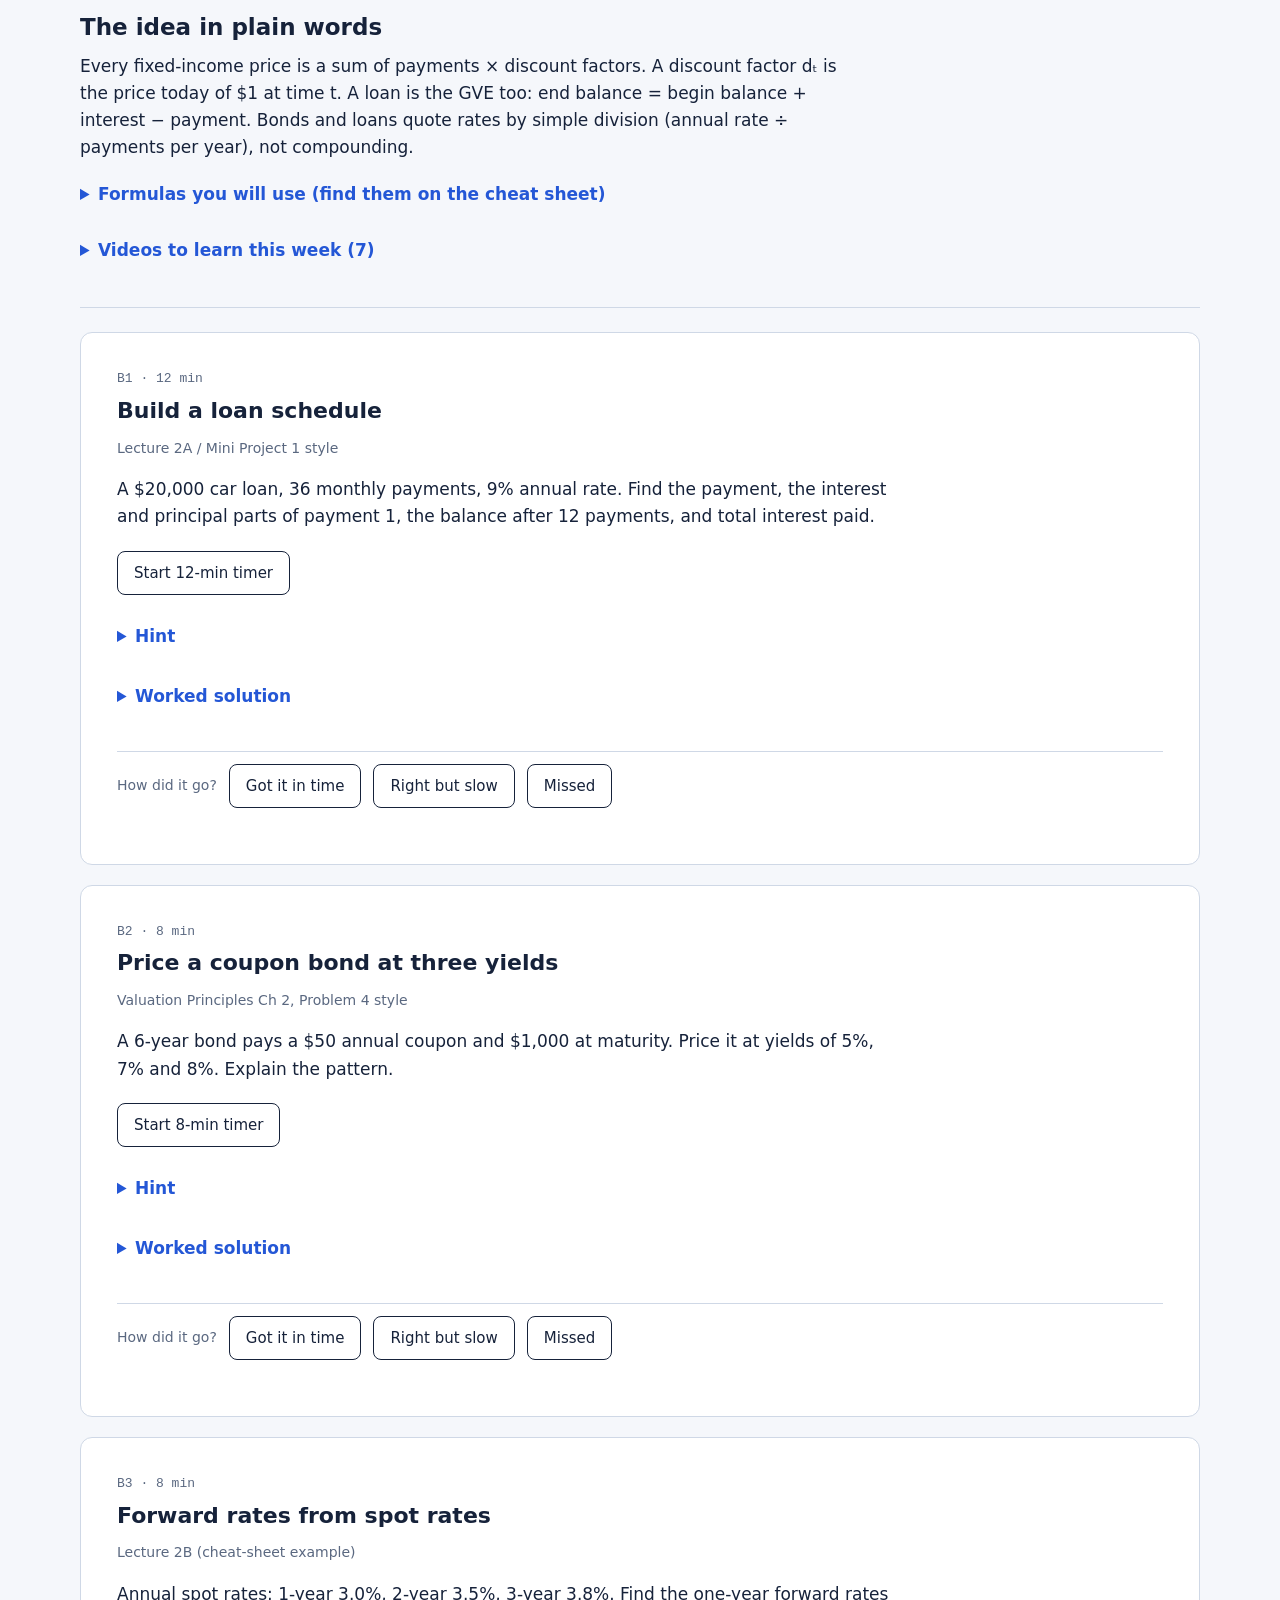
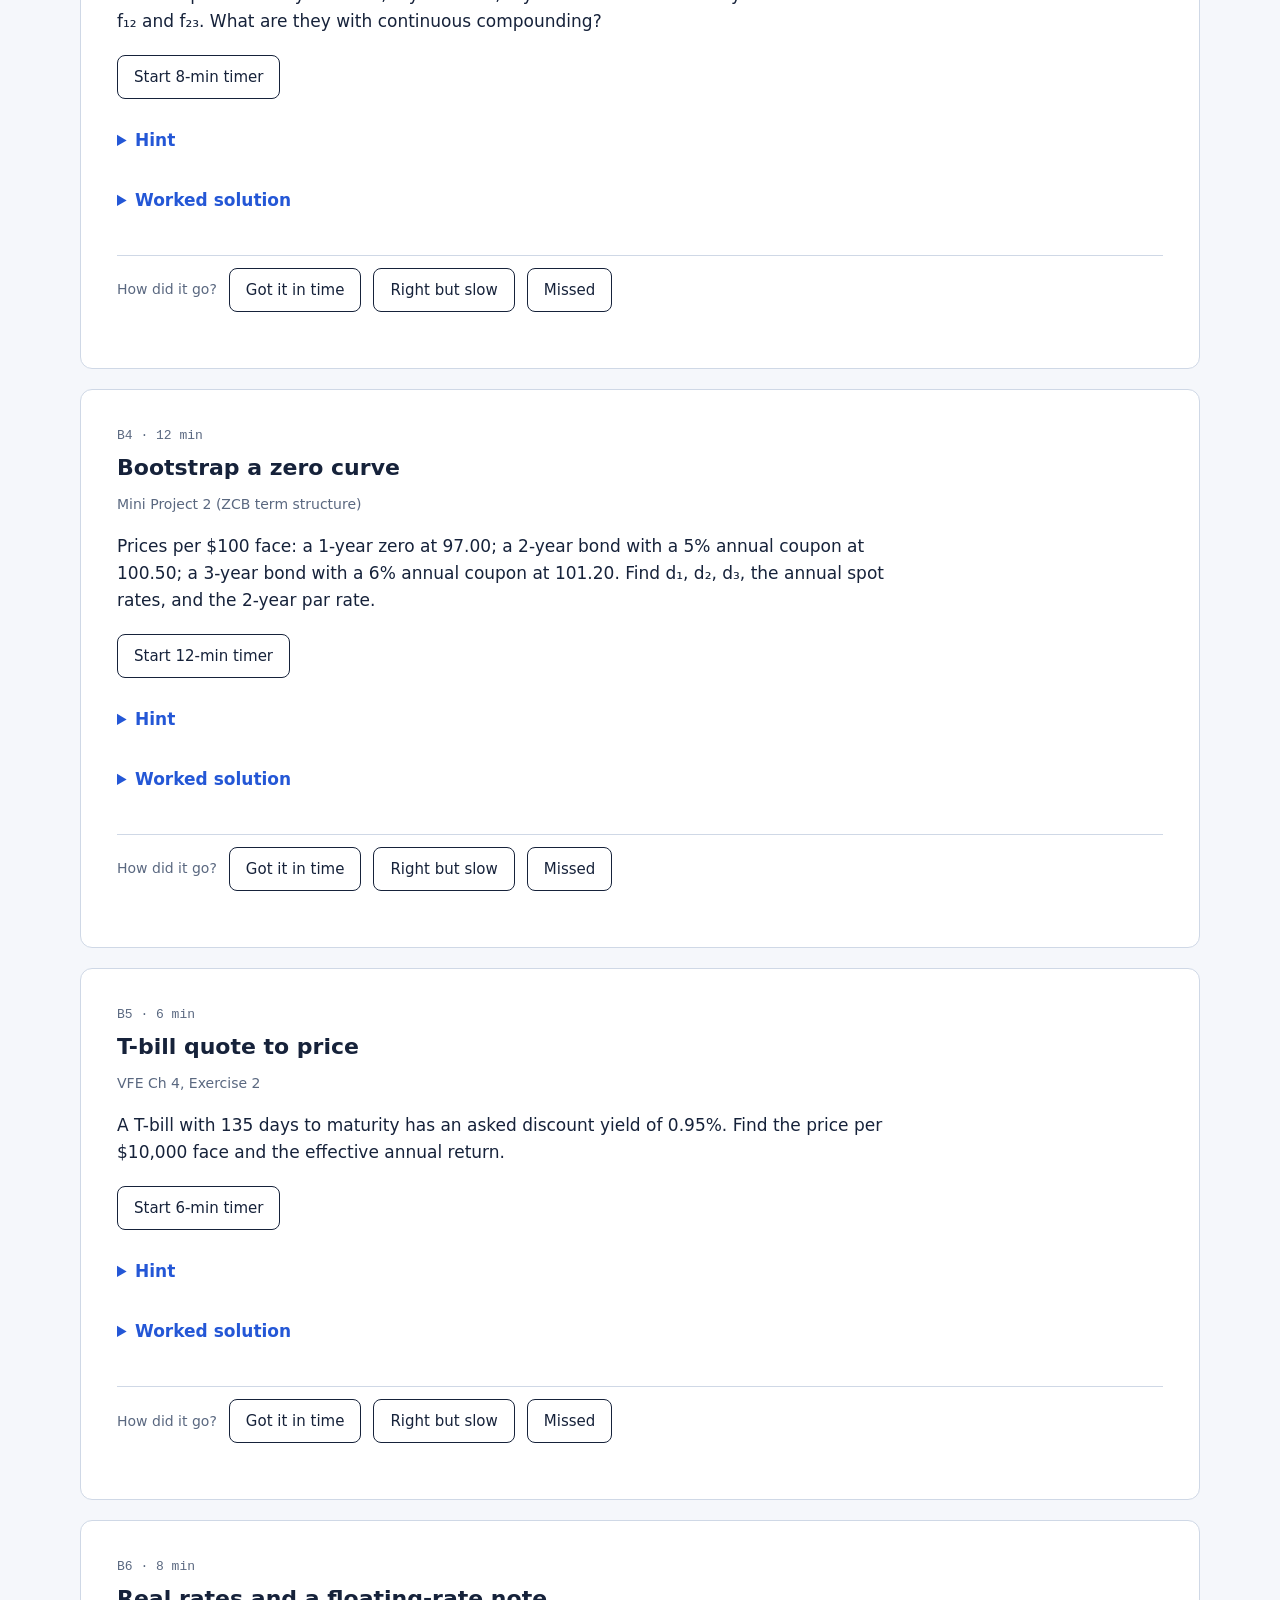
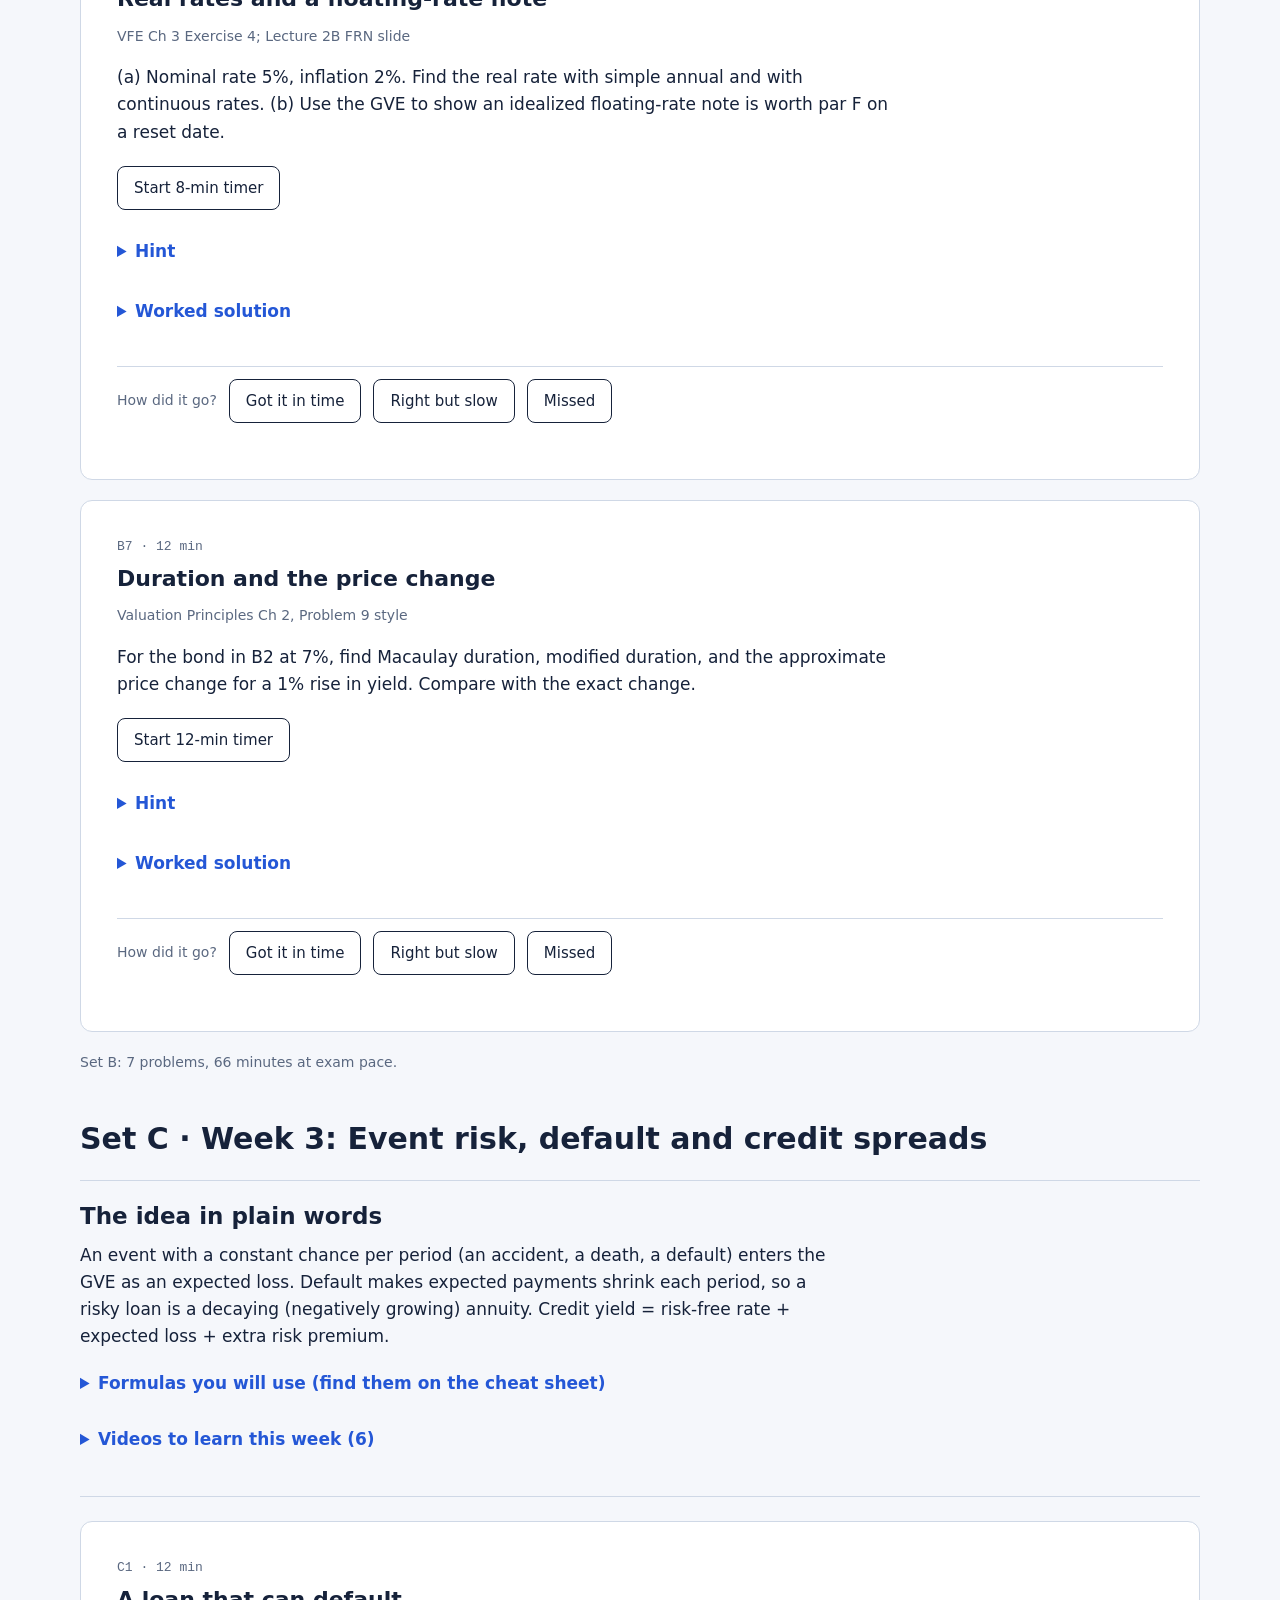
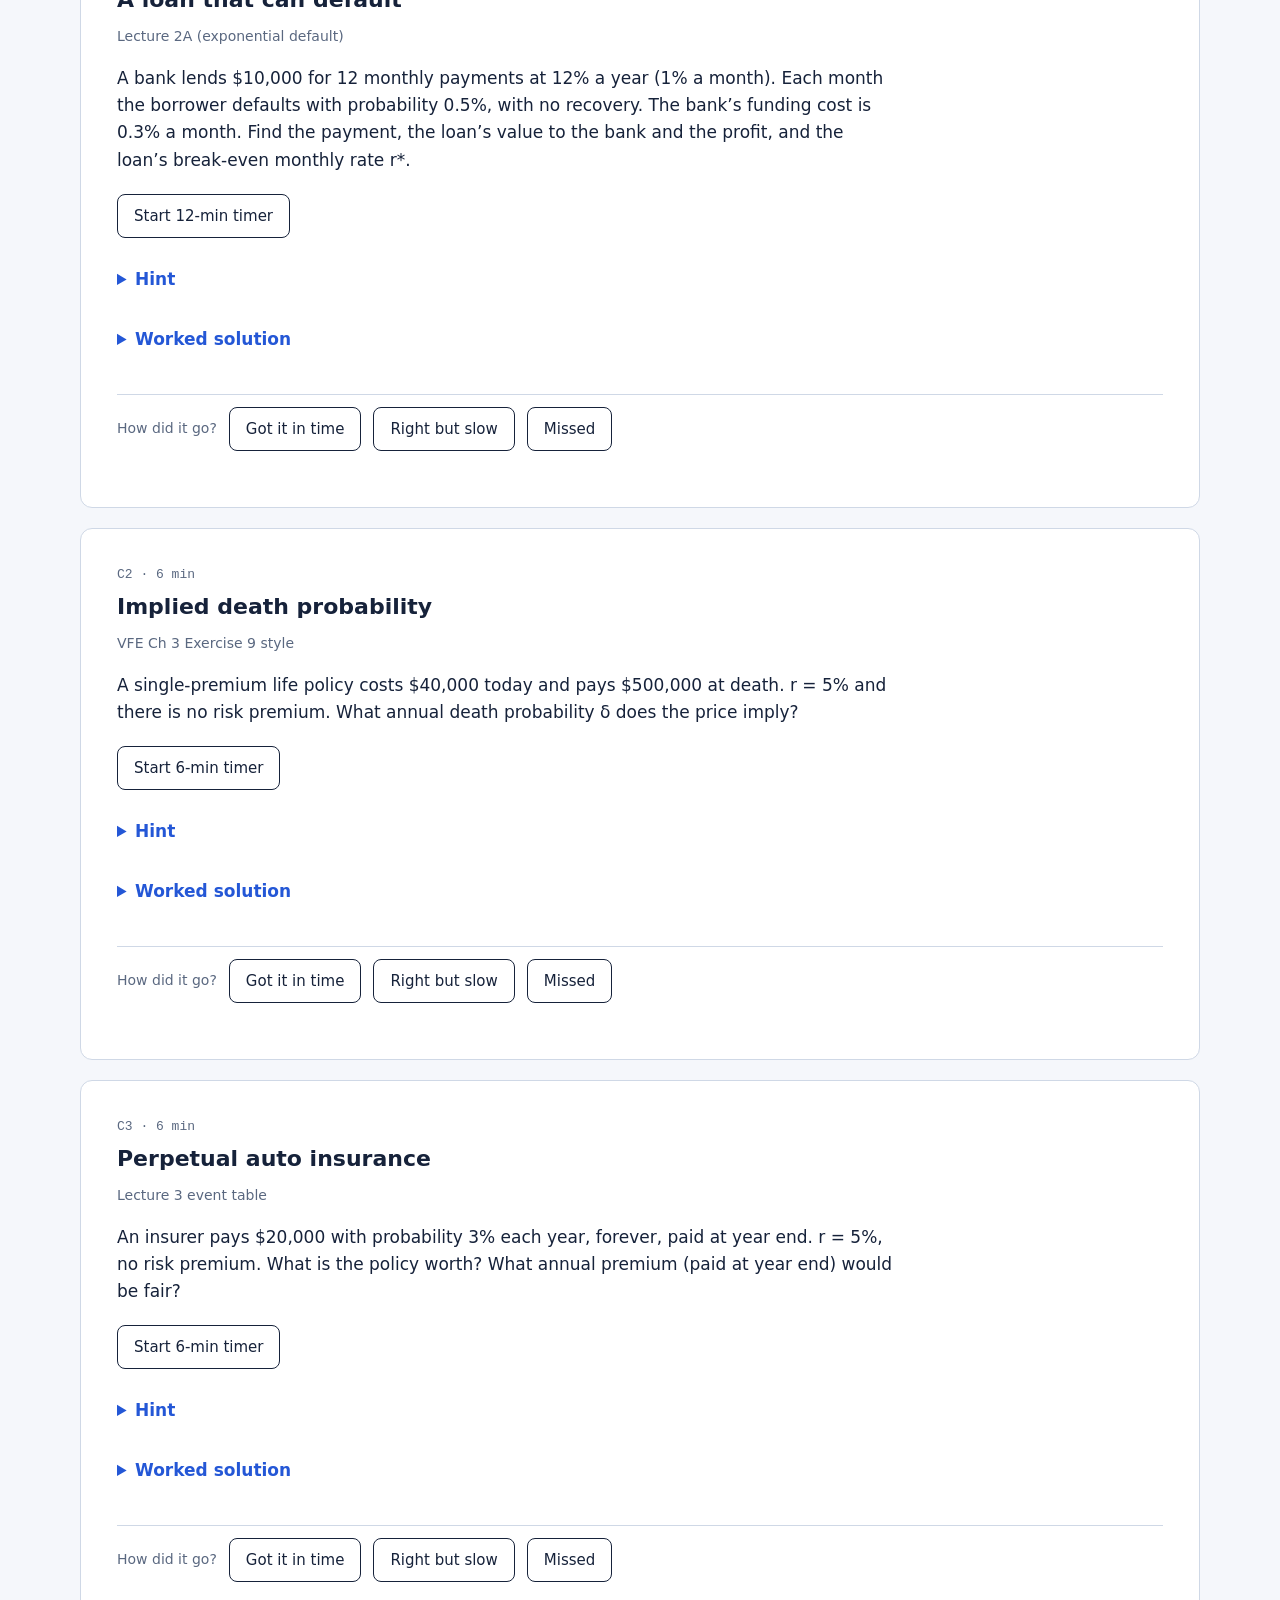
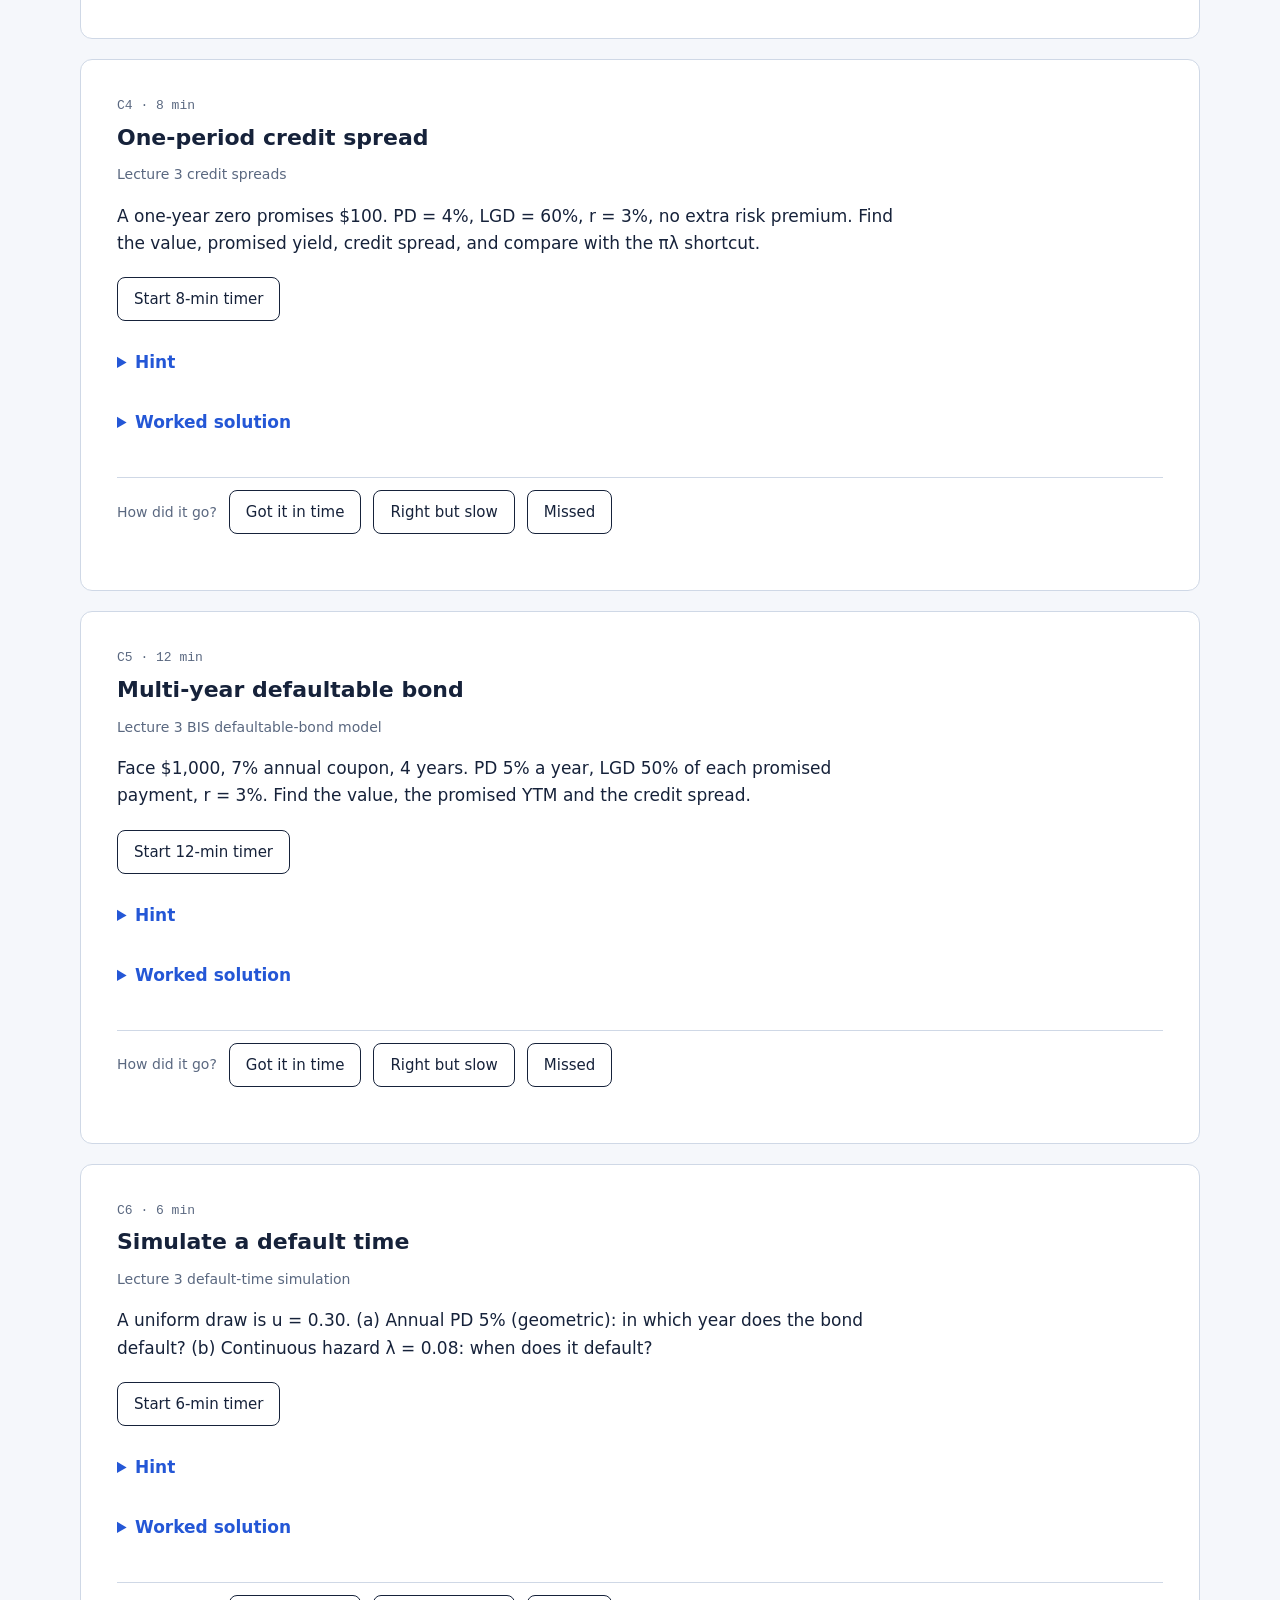
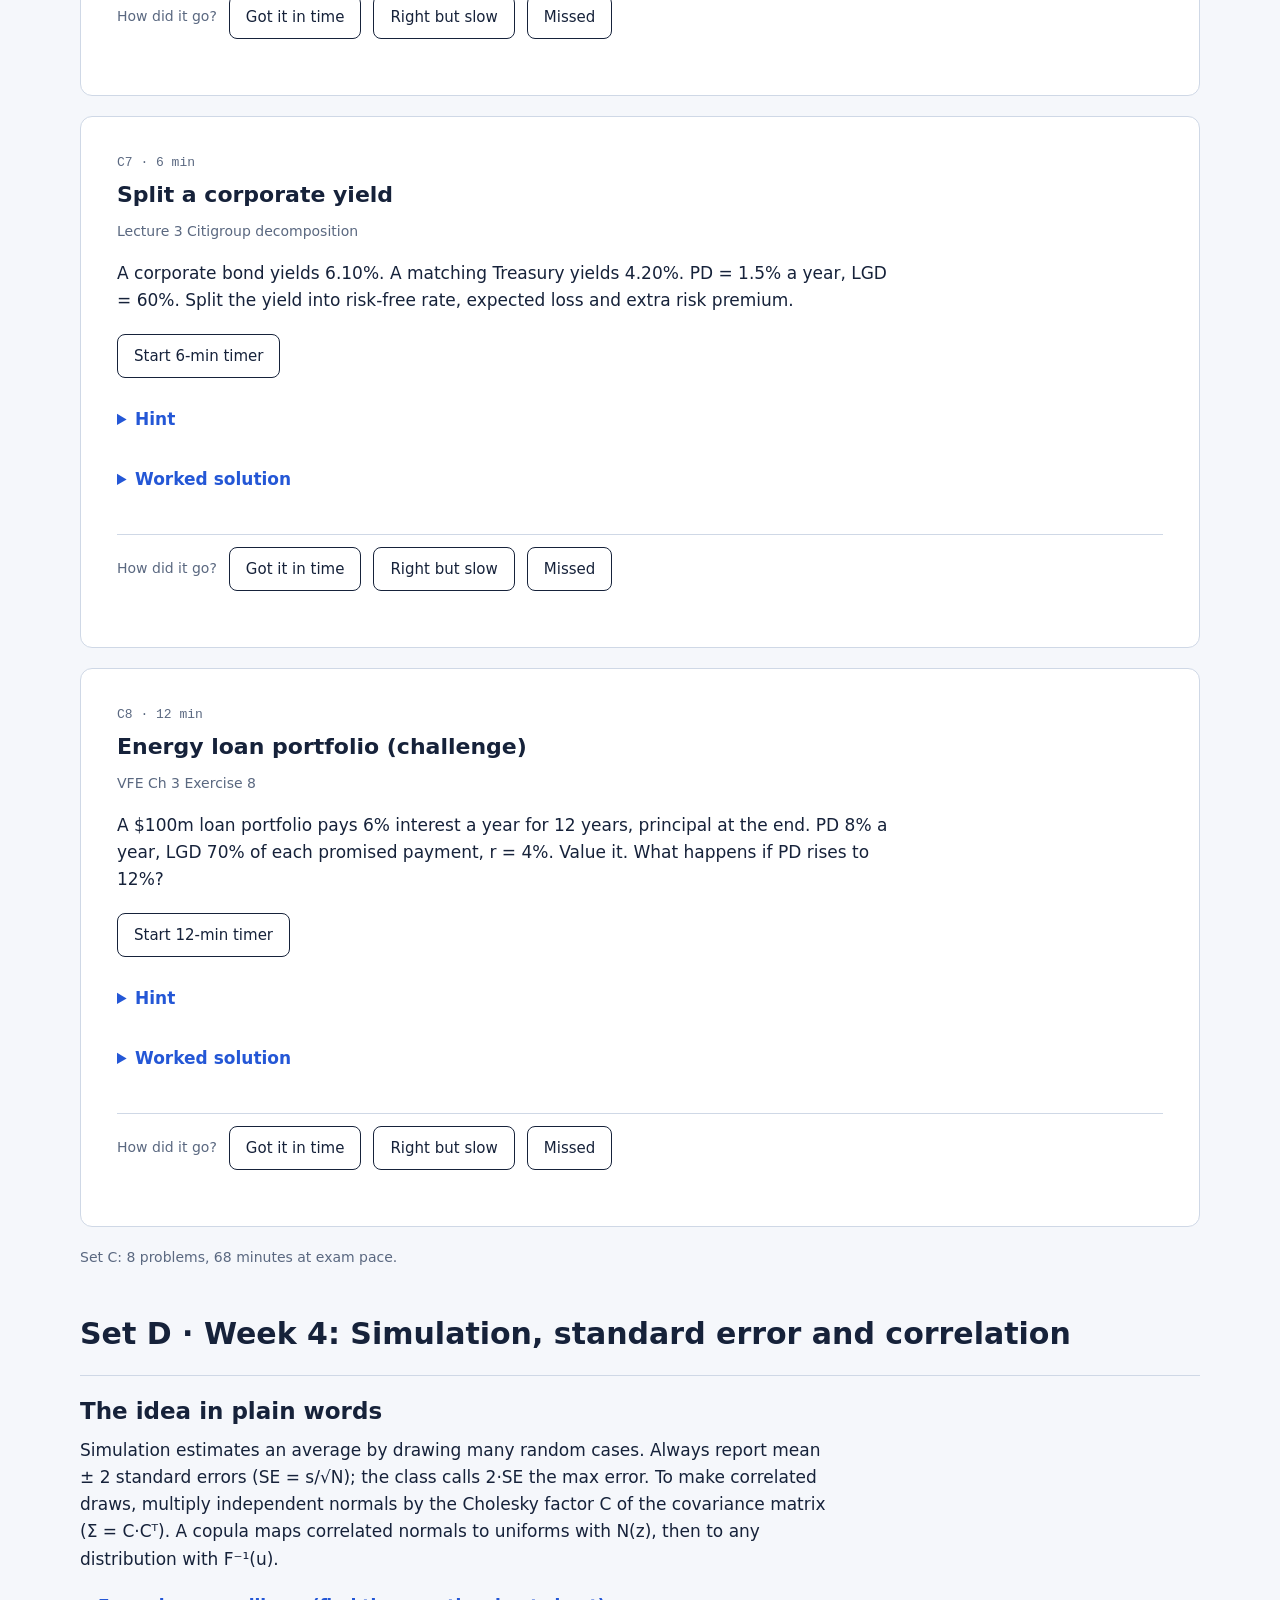
<file: valuation-makeup.html>
<!doctype html><html lang="en"><head><meta charset="utf-8"><meta name="viewport" content="width=device-width, initial-scale=1"><title>Valuation makeup midterm prep · Finals Sketchbook</title><link rel="stylesheet" href="assets/base.css"><link rel="stylesheet" href="assets/study.css"><link rel="icon" href="icons/icon-192.png">
<style>
.plan-day{border-bottom:1px solid var(--line);padding:4px 0}.plan-day summary{display:flex;flex-wrap:wrap;gap:6px 10px;align-items:baseline;color:var(--ink)}.plan-day.today{background:var(--paper);border-radius:8px;padding:4px 12px}.plan-date{color:var(--blue);font-size:14px;font-weight:700}.plan-count{margin-left:auto;font-size:13px;color:var(--mut);font-variant-numeric:tabular-nums}.tag-timed{font-size:12px;border:1px solid var(--blue);color:var(--blue);border-radius:999px;padding:1px 8px}.plan-tasks{list-style:none;padding:0;margin:8px 0}.plan-tasks label{display:flex;gap:10px;align-items:flex-start;padding:6px 0;cursor:pointer}.plan-tasks input{width:20px;height:20px;flex-shrink:0;margin-top:3px;accent-color:var(--blue)}.makeup-set{margin:48px 0}.makeup-set>h2{font-size:30px}.makeup-problem{margin:20px 0}.makeup-problem h3{font-size:22px;margin:8px 0}.makeup-problem>p{max-width:72ch}.makeup-problem .actions{align-items:center}.makeup-problem .status{margin:0}.mark-row{border-top:1px solid var(--line);padding-top:12px}.scope{display:grid;grid-template-columns:1fr 1fr;gap:24px}.scope ul{padding-left:20px}.scope li{margin:6px 0}@media(max-width:640px){.scope{grid-template-columns:1fr}.makeup-set>h2{font-size:24px}}@media print{.mark-row,[data-timer],[data-mock]{display:none!important}}
</style></head><body><a class="skip" href="#main">Skip to the plan</a><header class="appbar"><a class="wordmark" href="index.html">Finals Sketchbook</a><nav aria-label="Main navigation"><a href="valuation.html">Valuation lessons</a><a href="practice.html">Midterm-style practice</a><a href="library.html?q=EXAM_02">Cheat sheet</a><label class="theme-label">Appearance <select id="theme"><option value="system">System</option><option value="light">Light</option><option value="dark">Dark</option></select></label></nav></header>
<main id="main" class="home">
<h1>Valuation makeup midterm: 13-day plan.</h1>
<p>Nov 26 to Dec 8. Weeks 1–6 only, about 85% problems, timed from Day 5 at 10–12 minutes a question, and two full 1-hour mocks on Dec 3 and Dec 6.</p>
<p id="where" class="status" role="status"></p>
<section class="sheet" style="padding:24px;margin:24px 0"><h2>What is in and what is out</h2>
<div class="scope"><div><h3>Study these (pre-futures)</h3><ul id="scope-in"></ul></div><div><h3>Cut completely</h3><ul id="scope-out"></ul></div></div>
<p class="small">Each day is about 3 hours: roughly 20–30 minutes of video or recall, and the rest problems. The exam is 1 hour, so the per-question timers are set to fit 5–6 questions in 60 minutes. Bring a calculator with no internet; the original paper came with the two-page cheat sheet, linked above. Confirm the makeup exam’s rules with your instructor.</p></section>
<h2>Day by day</h2>
<div id="plan"></div>
<section class="first-idea"><h2>Your progress on problems</h2><div id="summary" role="status"></div></section>
<h2>Problem sets and mocks</h2>
<p>Every problem has a timer, a hint, a worked solution and a one-tap self-mark. Use “Exam mode” to hide hints and solutions for the set problems. Mock solutions stay hidden until you tick the box.</p>
<div class="actions"><label>Mode <select id="practice-mode" class="field"><option value="learn">Learn: hints and solutions visible</option><option value="exam">Exam mode: hide help</option></select></label><button class="btn" id="print">Print</button></div>
<nav aria-label="Problem sets" id="set-links" class="actions"></nav>
<div id="sets"></div>
<h2 style="margin-top:56px">The two mocks</h2>
<div id="mocks"></div>
<p class="small">Problems are original variations on your course materials (lectures, Valuation Principles chapters, VFE Ch 3–4, the 2025A midterm), with answers checked numerically. Mock 2 reuses assigned-reading exercises. This is practice, not an official exam.</p>
</main><footer class="appfooter"><span id="connection"></span><span id="save-status" role="status">Your ticks and marks are saved on this browser.</span></footer>
<script src="assets/config.js"></script><script src="assets/common.js"></script><script src="assets/lessons.js"></script><script src="assets/makeup-data.js"></script>
<script>document.getElementById('scope-in').innerHTML=MAKEUP.exam.scope.map(s=>'<li>'+escapeHTML(s)+'</li>').join('');document.getElementById('scope-out').innerHTML=MAKEUP.exam.cut.map(s=>'<li>'+escapeHTML(s)+'</li>').join('');</script>
<script src="assets/makeup.js"></script></body></html>
</file>
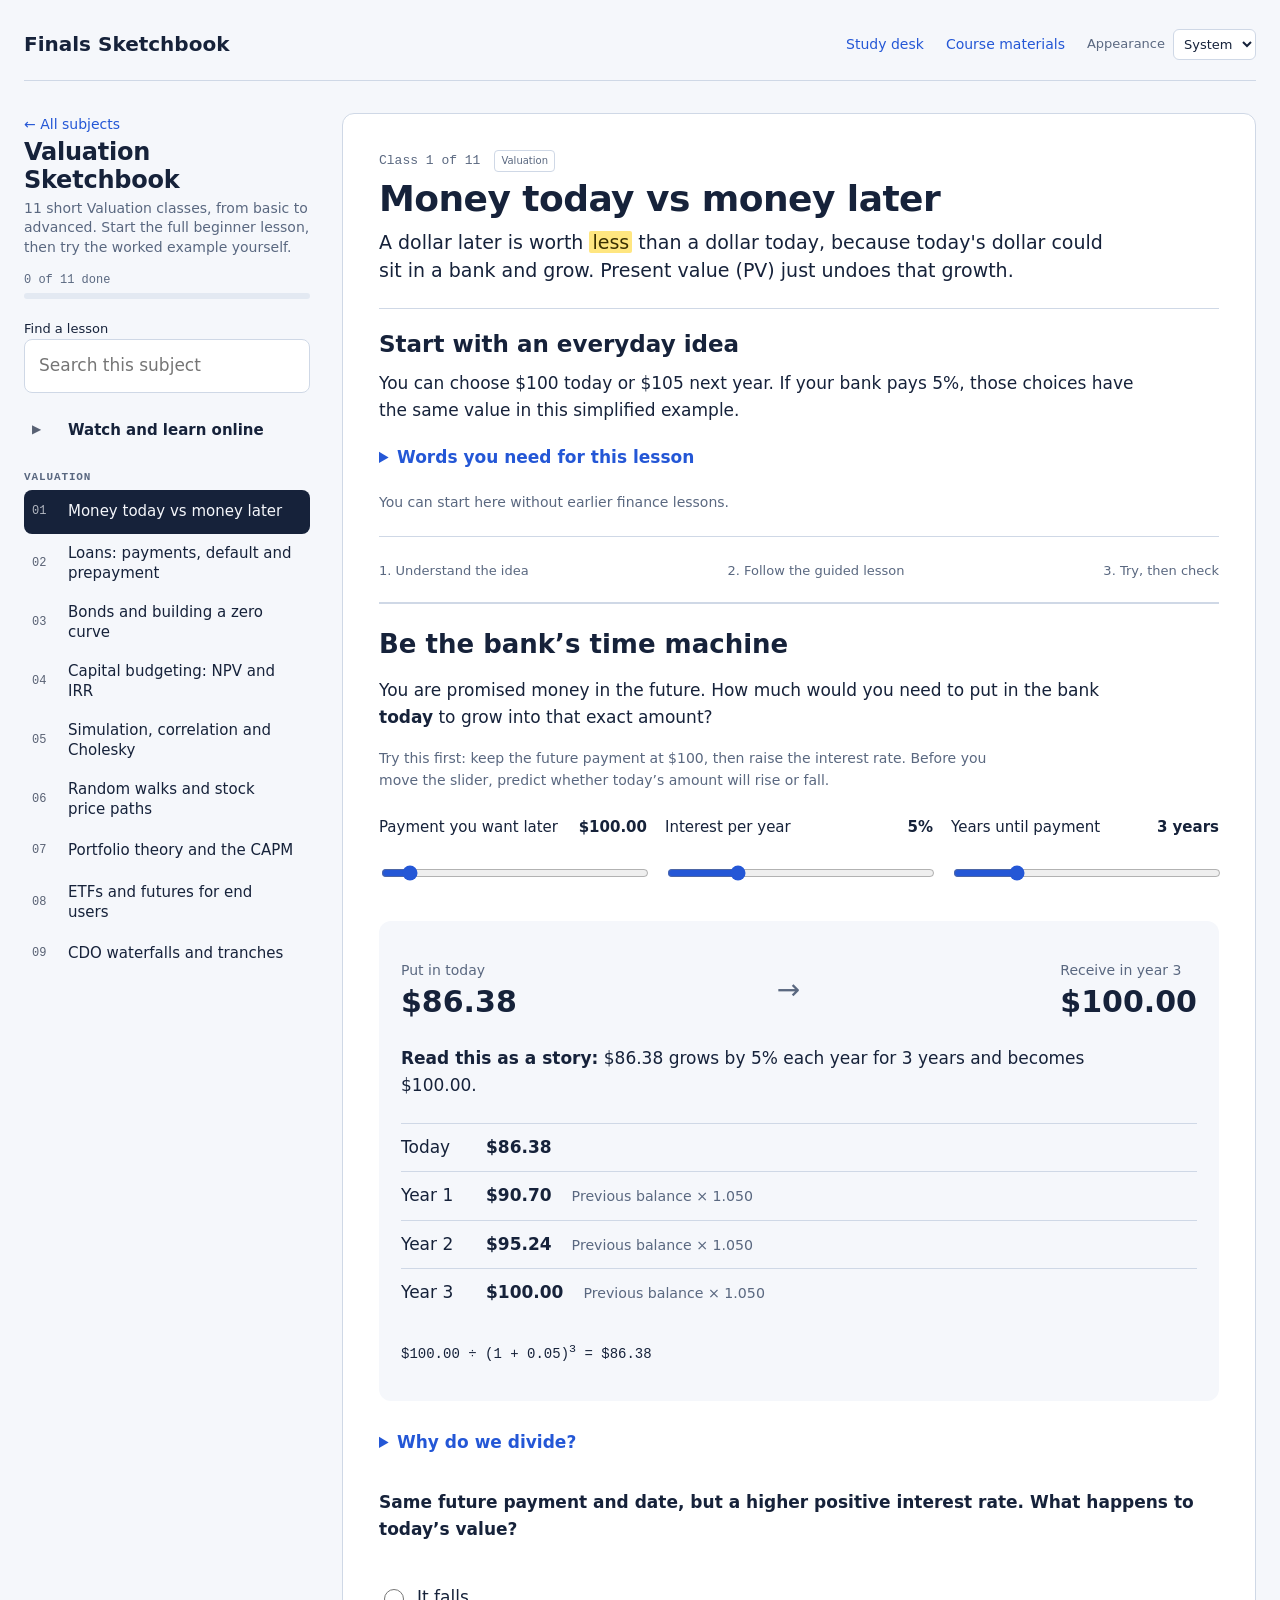
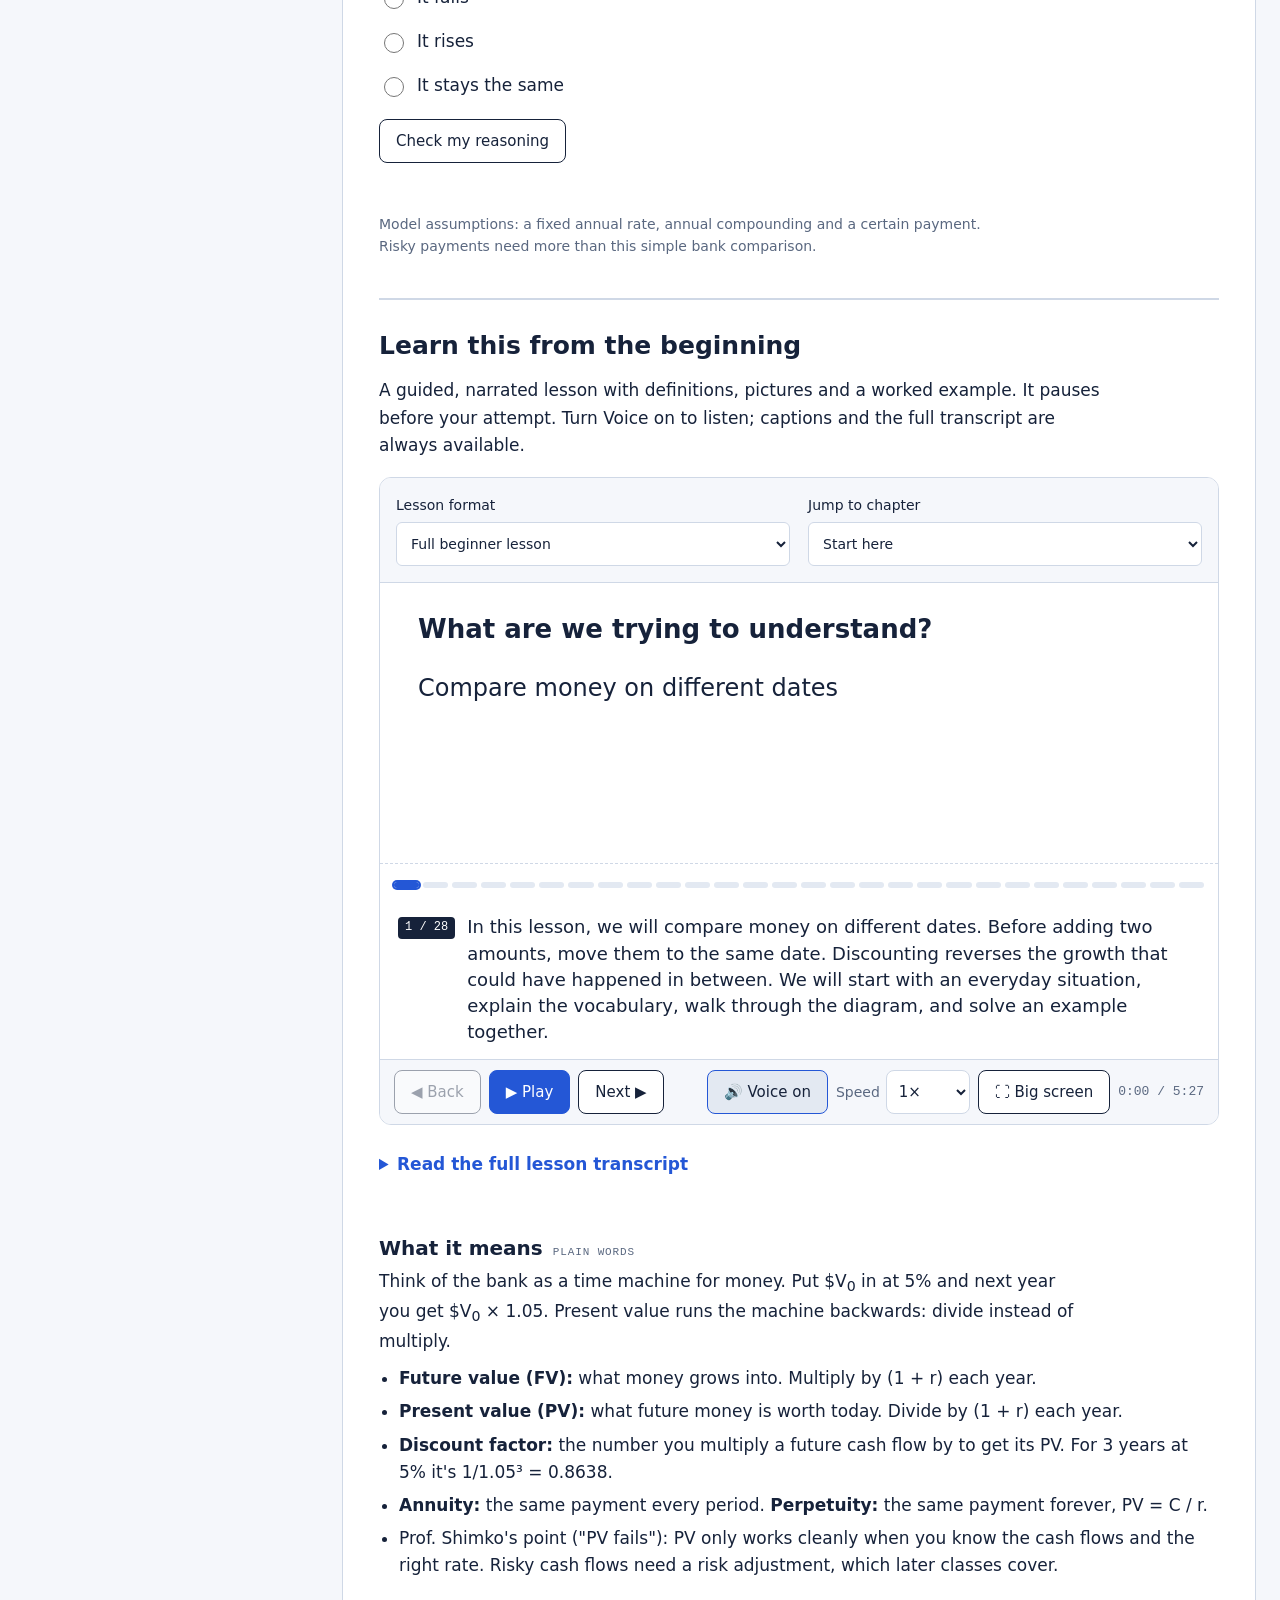
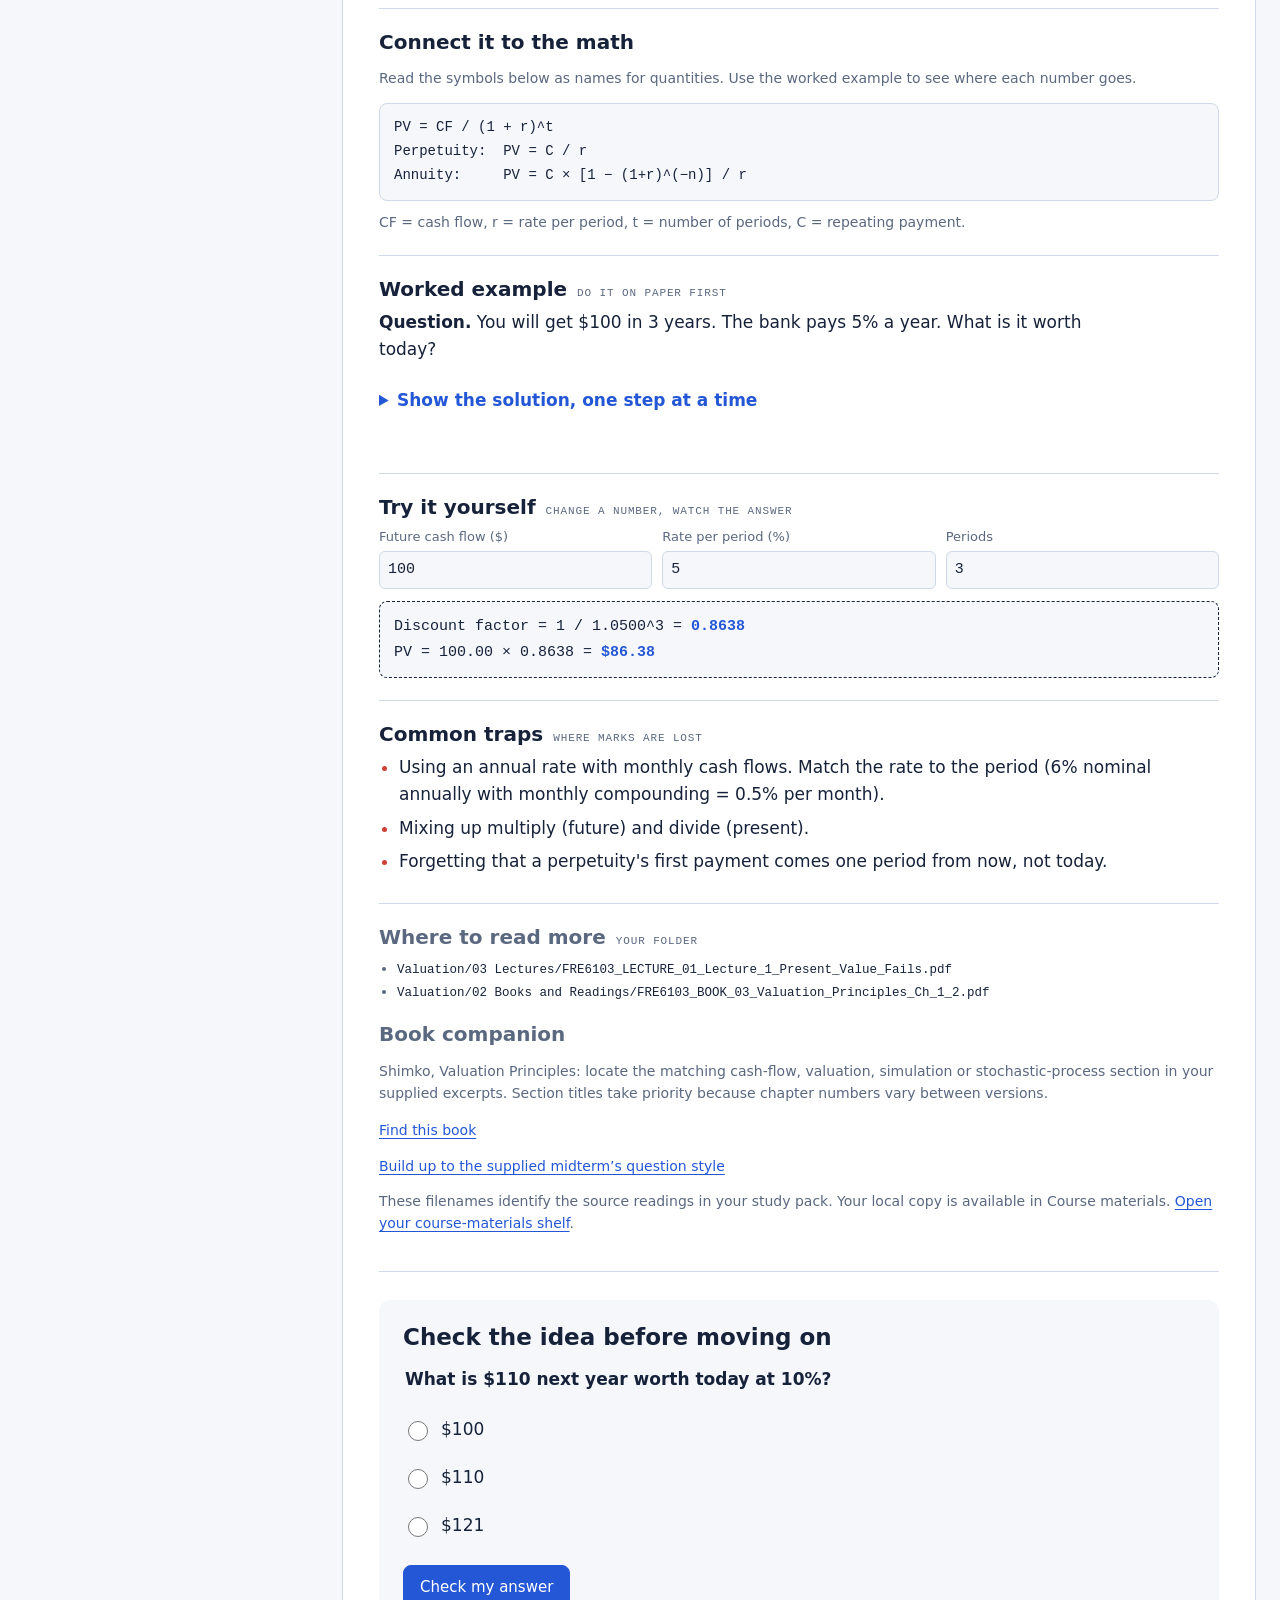
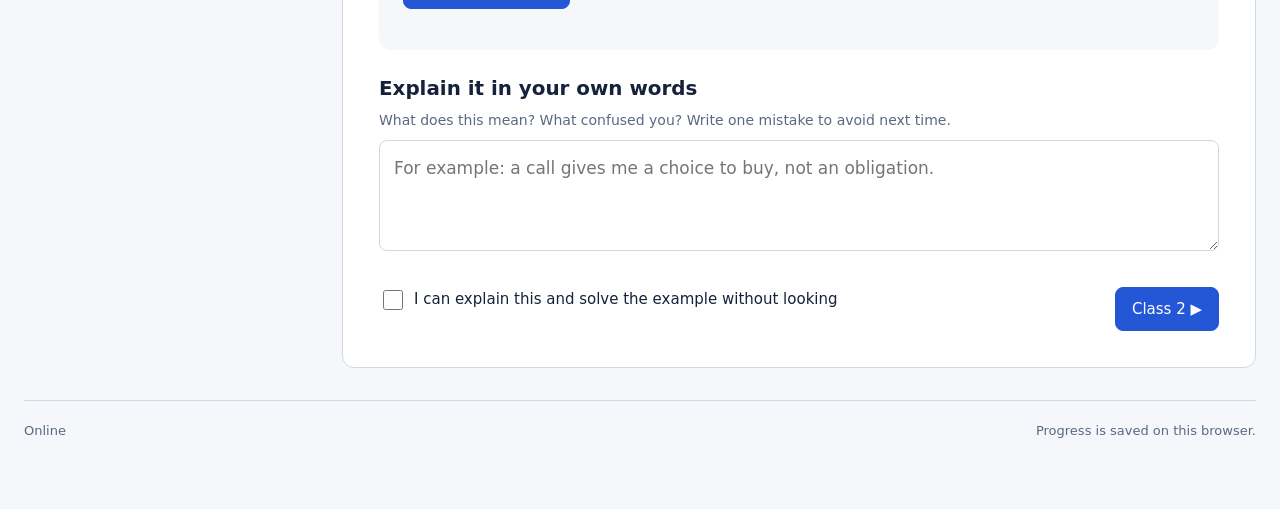
<file: valuation.html>
<!doctype html>
<html lang="en">
<head>
<meta charset="utf-8">
<meta name="viewport" content="width=device-width, initial-scale=1, viewport-fit=cover">
<meta name="theme-color" content="#16223a">
<link rel="manifest" href="manifest.webmanifest">
<link rel="icon" href="icons/icon-192.png">
<link rel="apple-touch-icon" href="icons/icon-192.png">

<title>Valuation Sketchbook</title>
<link rel="stylesheet" href="assets/base.css"><link rel="stylesheet" href="assets/study.css">
</head>
<body><a class="skip" href="#sheet">Skip to lesson</a><header class="appbar"><a class="wordmark" href="index.html">Finals Sketchbook</a><nav aria-label="Main navigation"><a href="index.html">Study desk</a><a href="library.html">Course materials</a><label class="theme-label">Appearance <select id="theme"><option value="system">System</option><option value="light">Light</option><option value="dark">Dark</option></select></label></nav></header>




<div class="wrap">
  <aside class="side">
    <div class="brand"><a href="./" style="font-size:14px;color:var(--blue);text-decoration:none">← All subjects</a>
      <h1>Valuation Sketchbook</h1>
      <p>11 short Valuation classes, from basic to advanced. Start the full beginner lesson, then try the worked example yourself.</p>
    </div>
    <div class="prog" id="progtxt">0 of 11 done</div>
    <div class="bar"><i id="progbar"></i></div>
    <div class="mobile-pick"><label for="pick" class="tm" style="font-size:13px;color:var(--mut)">Jump to a class</label><select id="pick"></select></div>
    <label class="search-label" for="lesson-search">Find a lesson</label><input id="lesson-search" type="search" placeholder="Search this subject"><p id="search-status" class="small" role="status"></p><nav id="nav" aria-label="Lessons"></nav>
  </aside>
  <main><div class="sheet" id="sheet" tabindex="-1"></div></main>
</div>



<footer class="appfooter"><span id="connection"></span><span id="save-status" role="status">Progress is saved on this browser.</span></footer><noscript><p>Please enable JavaScript for interactive lessons. The <a href="pdf/Finals%20Sketchbook%20-%20All%20Subjects.pdf">original printable notes</a> also work without JavaScript.</p></noscript><script src="assets/config.js"></script><script src="assets/common.js"></script><script src="assets/lessons.js"></script><script src="assets/beginner.js"></script><script>const PAGE="valuation";</script><script src="assets/labs.js"></script><script src="assets/videos.js"></script><script src="assets/guided-lessons.js"></script><script src="assets/study.js"></script></body>
</html>
</file>
<file: assets/base.css>
/* Layout: a study notebook. Class list on the left like tabs, one class per page on graph paper, sketch player at the top. */
:root{
  --paper:#f5f7fb; --sheet:#ffffff; --grid:#e3e9f2; --ink:#16223a; --mut:#5a6880;
  --blue:#2457d6; --pen:#cf3f35; --green:#1d8656; --hl:#ffe680; --hl-ink:#3a2f00; --line:#cfd8e6;
  --display:"Bricolage Grotesque", "Segoe UI", system-ui, sans-serif;
  --body:"Atkinson Hyperlegible", "Segoe UI", system-ui, sans-serif;
  --mono:"JetBrains Mono", ui-monospace, Menlo, Consolas, monospace;
}
@media (prefers-color-scheme: dark){:root:not([data-theme="light"]){
  --paper:#0f1622; --sheet:#151e2d; --grid:#1d2839; --ink:#e7edf6; --mut:#97a5bb;
  --blue:#7ea7ff; --pen:#ff7b6f; --green:#4fc78d; --hl:#5c4d0f; --hl-ink:#fff0b0; --line:#2a3850; color-scheme:dark}}
:root[data-theme="dark"]{
  --paper:#0f1622; --sheet:#151e2d; --grid:#1d2839; --ink:#e7edf6; --mut:#97a5bb;
  --blue:#7ea7ff; --pen:#ff7b6f; --green:#4fc78d; --hl:#5c4d0f; --hl-ink:#fff0b0; --line:#2a3850; color-scheme:dark}
*{box-sizing:border-box}
body{background:var(--paper);color:var(--ink);font-family:var(--body);font-size:17px;line-height:1.6;
  padding-left:max(16px, env(safe-area-inset-left, 0px));padding-right:max(16px, env(safe-area-inset-right, 0px));padding-block:20px 60px}
.wrap{max-width:1240px;margin:0 auto;display:grid;grid-template-columns:290px minmax(0,1fr);gap:28px;align-items:start}
h1,h2,h3{font-family:var(--display);text-wrap:balance;line-height:1.15;margin:0}
.side{position:sticky;top:calc(env(safe-area-inset-top, 0px) + 16px);max-height:calc(100vh - 32px);overflow:auto;padding-right:4px}
.brand{display:flex;flex-direction:column;gap:4px;margin-bottom:14px}
.brand h1{font-size:28px;font-weight:800;letter-spacing:-.01em}
.brand p{margin:0;color:var(--mut);font-size:14px;line-height:1.4}
.prog{font-family:var(--mono);font-size:12px;color:var(--mut);margin:8px 0 2px}
.bar{height:6px;background:var(--grid);border-radius:3px;overflow:hidden}.bar i{display:block;height:100%;background:var(--green);width:0;transition:width .4s}
.wk{margin-top:16px}
.wk h4{font-family:var(--mono);font-size:11px;letter-spacing:.08em;text-transform:uppercase;color:var(--mut);margin:0 0 4px;font-weight:600}
.cl{display:grid;grid-template-columns:28px 1fr auto;gap:8px;align-items:center;width:100%;text-align:left;border:0;background:none;color:var(--ink);
  font:inherit;font-size:15px;line-height:1.3;padding:7px 8px;border-radius:8px;cursor:pointer}
.cl:hover{background:var(--grid)}
a.cl{text-decoration:none}
.cl[aria-current="true"]{background:var(--ink);color:var(--paper)}
.cl .n{font-family:var(--mono);font-size:12px;opacity:.7}
.cl .ok{font-size:13px;color:var(--green)}
.cl[aria-current="true"] .ok{color:var(--paper)}
.tag{font-family:var(--mono);font-size:10px;letter-spacing:.06em;text-transform:uppercase;padding:2px 6px;border-radius:4px;border:1px solid var(--line);color:var(--mut);white-space:nowrap}
.mobile-pick{display:none}
main{min-width:0}
.sheet{background:var(--sheet);border:1px solid var(--line);border-radius:14px;padding:clamp(18px,3vw,36px);
  background-image:linear-gradient(var(--grid) 1px,transparent 1px),linear-gradient(90deg,var(--grid) 1px,transparent 1px);background-size:24px 24px;background-position:-1px -1px}
.head{display:flex;flex-wrap:wrap;gap:8px 14px;align-items:center;margin-bottom:6px}
.head .num{font-family:var(--mono);font-size:13px;color:var(--mut)}
.title{font-size:clamp(28px,4vw,42px);font-weight:800;letter-spacing:-.015em;margin:4px 0 10px}
.oneline{font-size:20px;line-height:1.45;max-width:62ch;margin:0 0 22px}
.oneline mark,.plain mark{background:var(--hl);color:var(--hl-ink);padding:0 3px;border-radius:2px}
/* player */
.player{background:var(--sheet);border:2px solid var(--ink);border-radius:12px;overflow:hidden}
.stage{overflow-x:auto}
.stage svg{display:block;width:100%;min-width:520px;height:auto}
.cap{border-top:1px dashed var(--line);padding:14px 18px;min-height:86px;font-size:18px;line-height:1.45;display:flex;gap:12px;align-items:flex-start}
.cap .k{font-family:var(--mono);font-size:12px;background:var(--ink);color:var(--sheet);border-radius:4px;padding:2px 7px;margin-top:3px;white-space:nowrap}
.ctrl{display:flex;flex-wrap:wrap;gap:8px;align-items:center;padding:10px 14px;border-top:1px solid var(--line);background:var(--paper)}
.btn{font:inherit;font-size:15px;border:1.5px solid var(--ink);background:var(--sheet);color:var(--ink);border-radius:8px;padding:6px 14px;cursor:pointer}
.btn.primary{background:var(--ink);color:var(--sheet)}
.btn:focus-visible,.cl:focus-visible,input:focus-visible,select:focus-visible{outline:3px solid var(--blue);outline-offset:2px}
.btn:disabled{opacity:.4;cursor:default}
.dots{display:flex;gap:6px;margin-left:auto}
.dots button{width:12px;height:12px;border-radius:50%;border:1.5px solid var(--ink);background:transparent;padding:0;cursor:pointer}
.dots button.on{background:var(--ink)}
/* video-style player */
.stage{position:relative;cursor:pointer}
.player:focus{outline:none}.player:focus-visible{outline:3px solid var(--blue);outline-offset:2px}
.tl{display:flex;gap:4px;padding:10px 14px 0;border-top:1px dashed var(--line)}
.tl .seg{flex:1;height:22px;padding:8px 0;border:0;background:none;cursor:pointer;position:relative;min-width:0}
.tl .seg::before{content:"";position:absolute;inset:8px 0;border-radius:3px;background:var(--grid)}
.tl .seg i{position:absolute;left:0;top:8px;bottom:8px;width:0;border-radius:3px;background:var(--blue)}
.tl .seg.done i,.tl .seg.now:not(.run) i{width:100%}
.tl .seg.now::before{box-shadow:0 0 0 2px var(--blue)}
.tl .seg:hover::before{background:var(--line)}
.tl+.cap{border-top:0}
.cap.in #cap{animation:capin .45s ease-out both}
@keyframes capin{from{opacity:0;transform:translateY(4px)}to{opacity:1;transform:none}}
.ctrl-r{display:flex;flex-wrap:wrap;gap:8px;align-items:center;margin-left:auto}
.speed{font-size:14px;color:var(--mut);display:flex;align-items:center;gap:6px}
.speed select{font:inherit;font-size:15px;min-height:44px;padding:6px 8px;border-radius:8px;border:1px solid var(--line);background:var(--sheet);color:var(--ink)}
.time{font-family:var(--mono);font-size:13px;color:var(--mut);min-width:84px;text-align:right}
.btn[aria-pressed="true"]{background:var(--grid);border-color:var(--blue)}
svg .fresh{filter:drop-shadow(0 0 5px var(--hl))}
.endcard{position:absolute;inset:0;display:flex;flex-direction:column;align-items:center;justify-content:center;gap:4px;text-align:center;padding:16px;background:color-mix(in srgb,var(--sheet) 90%,transparent);cursor:default}
.endcard[hidden]{display:none}
.end-t{font-family:var(--display);font-size:26px;font-weight:700;margin:0;color:var(--green)}
.end-b{display:flex;flex-wrap:wrap;gap:8px;justify-content:center;margin-top:10px}
.player.theater{position:fixed;inset:0;z-index:50;border-radius:0;border:0;display:flex;flex-direction:column;overflow:auto}
.player.theater .stage{flex:1;display:flex;align-items:center;justify-content:center;min-height:0}
.player.theater .stage svg{min-width:0;max-height:100%;max-width:min(100%,calc((100vh - 230px) * 1.88))}
.player.theater .cap{font-size:clamp(18px,2.4vw,26px);min-height:0;max-width:70ch;margin:0 auto;width:100%}
body.no-scroll{overflow:hidden}
@media (max-width:640px){.endcard:not(.x){position:static;background:var(--paper);border-top:1px dashed var(--line);padding:14px 10px}.endcard .small{display:none}.ctrl-r{margin-left:0;width:100%}.time{margin-left:auto}.player.theater .stage svg{max-width:100%}}
@media (prefers-reduced-motion: reduce){.cap.in #cap{animation:none}svg .fresh{filter:none}}
/* sections */
.grid2{display:grid;grid-template-columns:repeat(2,minmax(0,1fr));gap:22px;margin-top:26px}
section.blk{background:var(--sheet);border:1px solid var(--line);border-radius:10px;padding:18px 20px;min-width:0}
section.blk.wide{grid-column:1/-1}
section.blk h3{font-size:20px;margin-bottom:8px;display:flex;gap:10px;align-items:baseline}
section.blk h3 small{font-family:var(--mono);font-size:11px;letter-spacing:.08em;text-transform:uppercase;color:var(--mut);font-weight:400}
.plain p{margin:0 0 10px;max-width:65ch}
.plain ul{margin:0;padding-left:20px}.plain li{margin-bottom:6px}
.formula{font-family:var(--mono);font-size:15px;background:var(--paper);border:1px solid var(--line);border-radius:8px;padding:12px 14px;overflow-x:auto;white-space:pre;line-height:1.7;margin:6px 0 10px}
.legend{font-size:14px;color:var(--mut);margin:0}
ol.steps{margin:0;padding-left:0;list-style:none;counter-reset:s;display:flex;flex-direction:column;gap:10px}
ol.steps li{counter-increment:s;display:grid;grid-template-columns:30px minmax(0,1fr);gap:10px}
ol.steps li::before{content:counter(s);font-family:var(--mono);font-size:13px;font-weight:600;width:26px;height:26px;border-radius:50%;border:1.5px solid var(--ink);display:grid;place-items:center}
ol.steps code,.plain code{font-family:var(--mono);font-size:14px;background:var(--paper);padding:1px 5px;border-radius:4px;border:1px solid var(--line);overflow-wrap:anywhere}
.answer{margin-top:12px;font-weight:700;background:var(--hl);color:var(--hl-ink);display:inline-block;padding:4px 10px;border-radius:6px}
.traps li::marker{color:var(--pen)}
.calc{display:grid;grid-template-columns:repeat(auto-fit,minmax(130px,1fr));gap:10px;margin-bottom:12px}
.calc label{display:flex;flex-direction:column;font-size:13px;color:var(--mut);gap:3px}
.calc input,.calc select{font:inherit;font-family:var(--mono);font-size:15px;padding:6px 8px;border:1.5px solid var(--line);border-radius:6px;background:var(--paper);color:var(--ink);width:100%}
.out{font-family:var(--mono);font-size:15px;background:var(--paper);border:1px dashed var(--ink);border-radius:8px;padding:12px 14px;line-height:1.7;overflow-x:auto}
.out b{color:var(--blue)}
.files{font-size:14px;color:var(--mut)}
.files code{font-family:var(--mono);font-size:12.5px;color:var(--ink);overflow-wrap:anywhere}
.foot{display:flex;flex-wrap:wrap;gap:10px;justify-content:space-between;margin-top:24px}
.donebox{display:flex;align-items:center;gap:8px;font-size:15px}
.donebox input{width:20px;height:20px;accent-color:var(--green)}
.note{font-size:14px;color:var(--mut);border-left:3px solid var(--pen);padding-left:10px;margin:14px 0 0}
/* svg */
svg text{font-family:var(--body);fill:var(--ink);font-size:15px}
svg .tm{fill:var(--mut);font-size:13px}
svg .tp{fill:var(--pen)} svg .tb{fill:var(--blue)} svg .tg{fill:var(--green)}
svg .big{font-family:var(--display);font-weight:700;font-size:22px}
svg .mono{font-family:var(--mono);font-size:13px}
svg .s{fill:none;stroke:var(--ink);stroke-width:2;stroke-linecap:round;stroke-linejoin:round}
svg .sm{fill:none;stroke:var(--mut);stroke-width:1.5}
svg .sb{fill:none;stroke:var(--blue);stroke-width:3;stroke-linecap:round;stroke-linejoin:round}
svg .sp{fill:none;stroke:var(--pen);stroke-width:3;stroke-linecap:round;stroke-linejoin:round}
svg .sg{fill:none;stroke:var(--green);stroke-width:3;stroke-linecap:round;stroke-linejoin:round}
svg .dash{stroke-dasharray:6 5}
svg .fb{fill:var(--blue);stroke:none} svg .fp{fill:var(--pen);stroke:none} svg .fg{fill:var(--green);stroke:none}
svg .fh{fill:var(--hl);stroke:none} svg .fs{fill:var(--sheet);stroke:var(--ink);stroke-width:2}
svg .fsoftb{fill:var(--blue);opacity:.16} svg .fsoftp{fill:var(--pen);opacity:.2} svg .fsoftg{fill:var(--green);opacity:.18}
svg .fm{fill:var(--mut);stroke:none}
svg .pop{animation:pop .6s ease-out both}
svg path.pop.draw{animation:draw 1.1s ease-out both;stroke-dasharray:1;stroke-dashoffset:0}
@keyframes pop{from{opacity:0;transform:translateY(6px)}to{opacity:1;transform:none}}
@keyframes draw{from{stroke-dashoffset:1}to{stroke-dashoffset:0}}
@media (prefers-reduced-motion: reduce){svg .pop,svg path.pop.draw{animation:none}}
@media (max-width:900px){
  .wrap{grid-template-columns:minmax(0,1fr)}
  .side{position:static;max-height:none}
  .side .wk{display:none}
  .mobile-pick{display:block;margin-top:10px}
  .mobile-pick select{width:100%;font:inherit;padding:8px;border-radius:8px;border:1.5px solid var(--ink);background:var(--sheet);color:var(--ink)}
  .grid2{grid-template-columns:minmax(0,1fr)}
  .cap{font-size:16px}
}
</file>
<file: assets/study.css>
/* Shared refinements retain the original ink, blue and notebook identity. */
:root {font-size:16px;--focus:var(--blue)}
[hidden]{display:none!important}html{scroll-behavior:smooth}body{padding-top:0;background-image:none}a{color:var(--blue);text-underline-offset:3px}button,input,select,textarea{font:inherit}button,a,input,select,textarea{touch-action:manipulation}button{cursor:pointer}::selection{background:var(--hl);color:var(--hl-ink)}:focus-visible{outline:3px solid var(--blue);outline-offset:4px}input,textarea{caret-color:var(--blue)}
.appbar{max-width:1240px;margin:0 auto 32px;padding:20px 0;display:flex;justify-content:space-between;align-items:center;gap:20px;border-bottom:1px solid var(--line)}.wordmark{font-family:var(--display);font-weight:800;text-decoration:none;color:var(--ink);font-size:20px}.appbar nav{display:flex;gap:22px;align-items:center;flex-wrap:wrap;font-size:14px}.appbar nav a{text-decoration:none}.theme-label{display:flex;gap:8px;align-items:center;color:var(--mut);font-size:13px}.theme-label select{padding:6px;border:1px solid var(--line);background:var(--sheet);color:var(--ink);border-radius:6px}.appfooter{max-width:1240px;margin:32px auto 0;padding-top:20px;border-top:1px solid var(--line);font-size:13px;color:var(--mut);display:flex;justify-content:space-between;gap:16px;flex-wrap:wrap}.skip{position:absolute;top:-100px;background:var(--sheet);padding:12px;z-index:10}.skip:focus{top:0}
.sheet{background-image:none;border-radius:12px}.side{top:16px}.brand h1{font-size:24px}.brand p{font-size:14px}.cl{padding:10px 8px;min-height:44px}.search-label{display:block;font-size:13px;margin-top:20px}.small{font-size:14px;color:var(--mut);line-height:1.55}.title{font-size:36px;line-height:1.15}.head .tag{font-family:var(--body);text-transform:none;letter-spacing:0}.oneline{font-size:19px}.first-idea{padding:22px 0;border-block:1px solid var(--line);margin:24px 0}.first-idea h3{font-size:23px}.first-idea p{max-width:70ch;margin:12px 0}.first-idea p:last-child{margin-bottom:0}details{margin:12px 0}summary{cursor:pointer;font-weight:700;padding:8px 0;color:var(--blue);min-height:44px}.learning-path{display:flex;gap:16px;justify-content:space-between;font-size:13px;color:var(--mut);margin:20px 0}.player{border:1px solid var(--line)}.btn{min-height:44px;padding:9px 16px;border-width:1px;text-decoration:none;display:inline-flex;align-items:center;justify-content:center;gap:8px}.btn:hover{background:var(--grid)}.btn.primary:hover{background:var(--blue);color:var(--sheet)}.btn.primary{background:var(--blue);border-color:var(--blue);color:var(--sheet)}.dots{gap:2px}.dots button{width:30px;height:36px;border:0;border-radius:0;background:radial-gradient(circle,var(--sheet) 4px,var(--ink) 4px,var(--ink) 5px,transparent 5px)}.dots button.on{background:radial-gradient(circle,var(--ink) 5px,transparent 5px)}.grid2{grid-template-columns:minmax(0,1fr);gap:0;margin-top:28px}.blk{border:0!important;border-radius:0!important;padding:22px 0!important;border-bottom:1px solid var(--line)!important}.blk h3{flex-wrap:wrap}.blk h3 small{font-family:var(--body);text-transform:none;letter-spacing:0;font-size:13px}.formula{font-size:14px;white-space:pre-wrap;overflow-wrap:anywhere}.note{border-left:0;padding:12px;background:var(--paper)}.stage svg{min-width:0}.quick-check{margin-top:28px;padding:24px;background:var(--paper);border-radius:12px}.quick-check h3{font-size:23px}.quick-check fieldset{border:0;padding:0;margin:16px 0}.quick-check legend{margin-bottom:12px;font-weight:700}.quick-check label{display:flex;align-items:center;gap:10px;min-height:48px;padding:8px 0;cursor:pointer}.quick-check input{width:20px;height:20px;accent-color:var(--blue)}#feedback{margin-bottom:0}#feedback[data-correct=true]{color:var(--green)}.reflection{margin:28px 0}.reflection label{display:block;font-size:14px;color:var(--mut);margin:8px 0}.reflection textarea{width:100%;resize:vertical;padding:14px;color:var(--ink);background:var(--sheet);border:1px solid var(--line);border-radius:8px}.foot>div{flex-wrap:wrap}.donebox{align-items:flex-start}.donebox input{flex-shrink:0}.solution{margin:16px 0}.solution summary{margin-bottom:12px}input[type=search],.field{width:100%;border:1px solid var(--line);border-radius:8px;background:var(--sheet);color:var(--ink);padding:12px 14px;min-height:48px}
.home{max-width:1120px;margin:auto}.home h1{font-size:48px;line-height:1.08;letter-spacing:-.025em;max-width:18ch}.home-intro{display:grid;grid-template-columns:1.4fr 1fr;gap:60px;padding:24px 0 40px}.home-intro p{max-width:57ch;color:var(--mut)}.home-intro .welcome{color:var(--ink);font-size:19px}.start-panel{background:var(--sheet);border:1px solid var(--line);border-radius:12px;padding:24px;align-self:start}.start-panel h2{font-size:24px}.start-panel .btn{margin-top:8px}.desk-heading{display:flex;justify-content:space-between;gap:20px;align-items:baseline;margin:20px 0}.desk-heading h2{font-size:28px}.subjects{border-top:1px solid var(--line)}.subject-row{display:grid;grid-template-columns:200px 1fr 150px;gap:24px;align-items:center;padding:26px 0;border-bottom:1px solid var(--line);color:var(--ink);text-decoration:none}.subject-row:hover h3{color:var(--blue)}.subject-row h3{font-size:23px}.subject-row p{margin:0;color:var(--mut);font-size:15px}.course-code{display:block;font-size:12px;color:var(--mut);margin-top:6px}.subject-progress{font-size:13px;color:var(--mut)}.subject-progress .bar{margin-top:10px}.home-lower{display:grid;grid-template-columns:1.15fr 1fr;gap:48px;margin-top:42px}.home-lower h2{font-size:26px}.home-lower section{margin-bottom:32px}.foundations details{border-bottom:1px solid var(--line);padding:4px 0}.foundations p{margin-top:0}.result-list{list-style:none;padding:0}.result-list li{padding:14px 0;border-bottom:1px solid var(--line)}.result-list a{font-weight:700}.result-list small{display:block;color:var(--mut)}.certification{border:1px solid var(--line);padding:24px;border-radius:12px;background:var(--sheet)}.certification label{display:flex;justify-content:space-between;gap:16px;align-items:center;padding:9px 0}.certification input[type=number]{width:86px;background:var(--paper);border:1px solid var(--line);border-radius:6px;color:var(--ink);padding:8px}.certification input[type=checkbox]{width:20px;height:20px;accent-color:var(--blue)}.certification h3{margin-top:20px}.actions{display:flex;gap:12px;flex-wrap:wrap;margin:20px 0}.status{min-height:24px;color:var(--mut);font-size:14px}.library-list{list-style:none;padding:0}.library-list li{display:flex;justify-content:space-between;gap:24px;align-items:center;padding:20px 0;border-bottom:1px solid var(--line)}.library-list p{margin:4px 0;font-size:13px;color:var(--mut)}.library-list a{overflow-wrap:anywhere}.library-list .btn{flex-shrink:0}.material-layout{display:grid;grid-template-columns:minmax(0,1fr) 320px;gap:40px}.material-layout aside{padding:24px;background:var(--sheet);border:1px solid var(--line);border-radius:12px;align-self:start}.material-layout aside h2{font-size:22px}.source-list{padding-left:20px;font-size:14px}.source-list li{margin:12px 0}.score-message{font-weight:700}.print-button{margin:12px 0}
@media(max-width:900px){.side #nav{display:none}.side #lesson-search,.side .search-label,.side #search-status{display:none}.appbar{margin-bottom:20px}.title{font-size:30px}.home-intro{gap:24px}.home h1{font-size:38px}.subject-row{grid-template-columns:170px 1fr}.subject-progress{grid-column:2}.material-layout{grid-template-columns:1fr}}
@media(max-width:640px){body{padding-inline:16px}.appbar{align-items:flex-start;flex-direction:column;gap:14px}.appbar nav{gap:16px;width:100%}.theme-label{margin-left:auto}.theme-label{font-size:0}.theme-label select{font-size:13px}.home-intro,.home-lower{grid-template-columns:1fr;gap:24px}.home-intro{padding-top:10px}.home h1{font-size:36px}.subject-row{grid-template-columns:1fr;gap:12px;padding:24px 0}.subject-progress{grid-column:auto}.learning-path{flex-direction:column;gap:4px}.sheet{padding:20px 16px}.quick-check{padding:20px 16px}.cap{padding:14px 10px}.ctrl{padding:10px;gap:6px}.ctrl .btn{padding:8px 10px}.dots{margin-left:0}.home-lower{margin-top:28px}.library-list li{align-items:flex-start;flex-direction:column}.desk-heading{align-items:flex-start;flex-direction:column;gap:8px}}
@media(prefers-reduced-motion:reduce){html{scroll-behavior:auto}*,*::before,*::after{animation:none!important;transition:none!important}}
@media print{.appbar,.side,.appfooter,.ctrl,.foot,.reflection,.quick-check,.learning-path,.skip,.print-button{display:none!important}body{padding:0;color:#000;background:white}.wrap{display:block}.sheet{border:0;padding:0}.blk,.player{break-inside:avoid}.solution{display:block}.formula{background:white}.stage svg{max-height:300px}}
.practice-question h2{font-size:28px}.practice-question>p{max-width:72ch}.practice-question .field{max-width:180px}.practice-question{scroll-margin-top:20px}@media print{.practice-help,.practice-question .reflection,.actions,#question-links,#timer-status,.appfooter{display:none!important}.practice-question{break-inside:avoid;margin:16px 0!important}.home h1{font-size:28px}}
.table-scroll{overflow-x:auto;margin:24px 0}table{border-collapse:collapse;width:100%;font-size:15px;line-height:1.55}caption{text-align:left;font-weight:700;margin-bottom:12px}th,td{text-align:left;vertical-align:top;padding:14px 12px;border-bottom:1px solid var(--line)}th{background:var(--paper)}td:first-child{font-weight:700}section[id]{scroll-margin-top:20px}@media(max-width:640px){table{min-width:680px}.table-scroll{margin-inline:-4px}}
.concept-lab{padding:26px 0;margin:8px 0 32px;border-block:2px solid var(--line)}.concept-lab>h3{font-size:26px}.concept-lab p{max-width:70ch}.lab-controls{display:grid;grid-template-columns:repeat(3,minmax(0,1fr));gap:18px;margin:24px 0}.lab-control{display:grid;grid-template-columns:1fr auto;gap:10px;font-size:15px;align-items:center}.lab-control input,.lab-control select{grid-column:1/-1;width:100%;min-height:44px}.lab-control input{accent-color:var(--blue)}.lab-control output{font-weight:700;font-variant-numeric:tabular-nums}.lab-scene{background:var(--paper);padding:22px;border-radius:12px;margin:20px 0}.lab-transfer,.lab-account{display:flex;gap:24px;align-items:center;justify-content:space-between;margin:16px 0 24px}.lab-transfer strong,.lab-account strong{display:block;font-size:30px;line-height:1.3;font-variant-numeric:tabular-nums}.lab-transfer span,.lab-account span,.lab-account small{display:block;color:var(--mut);font-size:14px}.lab-arrow{font-size:28px!important}.lab-timeline{list-style:none;padding:0;margin:24px 0}.lab-timeline li{display:flex;flex-wrap:wrap;gap:8px 20px;padding:10px 0;border-top:1px solid var(--line);align-items:baseline}.lab-timeline li>span{min-width:65px}.lab-timeline small{color:var(--mut)}.lab-equation{font-family:var(--mono);font-size:14px;overflow-wrap:anywhere}.lab-story{padding-left:24px}.lab-story li{padding:8px 0}.lab-story p{margin:6px 0}.lab-price-line{display:flex;flex-wrap:wrap;gap:12px;font-size:14px;padding:16px 0;border-block:1px solid var(--line)}.lab-predict{border:0;border-top:1px solid var(--line);margin:24px 0 0;padding:20px 0}.lab-predict legend{font-weight:700;padding:0 0 12px}.lab-predict label{display:flex;gap:10px;align-items:center;min-height:44px}.lab-predict input{width:20px;height:20px;accent-color:var(--blue)}.lab-predict .btn{margin-top:12px}.lab-explanation{background:var(--paper);border-radius:8px;padding:18px}.lab-account{align-items:flex-start;padding:20px 0;border-block:1px solid var(--line)}#lab-next-price{max-width:250px;margin-top:10px}#lab-settlement>label{display:block}#lab-call{padding:0 0 20px}.concept-lab table{font-size:14px}.concept-lab table td{font-variant-numeric:tabular-nums}@media(max-width:640px){.lab-controls{grid-template-columns:1fr;gap:20px}.lab-scene{padding:16px}.lab-transfer,.lab-account{gap:14px;flex-wrap:wrap}.lab-transfer strong,.lab-account strong{font-size:26px}.lab-account>div{flex:1;min-width:140px}.concept-lab table{min-width:500px}.concept-lab>h3{font-size:24px}}@media print{.concept-lab{display:none!important}}
.quiz-topic{margin:28px 0}.quiz-score{font-weight:700}.quiz-q{border:0;border-top:1px solid var(--line);margin:0;padding:20px 0}.quiz-q legend{font-weight:700;padding:0 0 12px;max-width:70ch}.quiz-n{color:var(--mut);margin-right:4px}.quiz-q label{display:flex;gap:10px;align-items:center;min-height:44px;padding:4px 10px;border-radius:8px;cursor:pointer}.quiz-q input{width:20px;height:20px;flex-shrink:0;accent-color:var(--blue)}.quiz-q label[data-state=right]{background:color-mix(in srgb,var(--green) 14%,transparent);font-weight:700}.quiz-q label[data-state=wrong]{background:color-mix(in srgb,#d64545 14%,transparent);text-decoration:line-through}.quiz-why{background:var(--paper);border-radius:8px;padding:14px 16px;margin:12px 0 0;max-width:70ch}.quiz-why[data-correct=true]{border-left:4px solid var(--green)}.quiz-why[data-correct=false]{border-left:4px solid #d64545}
.small,.home p{overflow-wrap:break-word}.lab-bars{display:grid;gap:8px;margin:16px 0}.lab-bar{display:grid;grid-template-columns:90px 1fr 90px;gap:10px;align-items:center;font-size:14px;font-variant-numeric:tabular-nums}.lab-bar i{display:block;height:14px;border-radius:4px;background:var(--blue);min-width:2px}.lab-bar i.neg{background:#d64545}.lab-bar b{text-align:right}.lab-verdict{font-size:20px;font-weight:700}.lab-verdict[data-good=true]{color:var(--green)}.lab-verdict[data-good=false]{color:#d64545}@media(max-width:640px){.lab-bar{grid-template-columns:64px 1fr 76px}}
/* Guided teaching keeps the current scene readable; sketches remain a separate revision mode. */
.guided-intro{margin:30px 0 18px}.guided-intro h3{font-size:25px}.guided-intro p{max-width:68ch}
.lesson-tools{display:flex;gap:18px;flex-wrap:wrap;padding:16px;background:var(--paper);border-bottom:1px solid var(--line)}.lesson-tools label{display:flex;flex:1;min-width:180px;flex-direction:column;gap:6px;font-size:14px}.lesson-tools select{font:inherit;padding:10px;color:var(--ink);background:var(--sheet);border:1px solid var(--line);border-radius:6px;min-height:44px;width:100%}
.lesson-board{padding:30px;min-height:280px;cursor:default;width:100%;max-width:76ch;margin:auto}.lesson-board h3{font-size:26px;line-height:1.25;margin:0 0 24px}.lesson-board #scene-visual{font-size:clamp(18px,2.1vw,24px);line-height:1.55;white-space:pre-wrap;overflow-wrap:anywhere}.lesson-board fieldset{border:0;padding:0}.lesson-board legend{font-size:16px;margin-bottom:12px}.lesson-board button{display:flex;width:100%;justify-content:flex-start;text-align:left;margin:8px 0}.stage [hidden]{display:none!important}
.player .tl{overflow-x:auto;padding-bottom:4px}.player .tl .seg{min-width:20px}.player.theater .stage{flex:none;min-height:280px}.player.theater .lesson-board{padding-block:28px}.player.theater .cap{font-size:18px}.video-transcript{margin:18px 0 28px}.video-transcript li{padding:12px 0;border-bottom:1px solid var(--line)}.video-transcript p{max-width:70ch}.transcript-jump{background:none;border:0;font:inherit;font-weight:700;text-align:left;color:var(--blue);padding:10px 0;cursor:pointer;min-height:44px}.transcript-jump:focus-visible{outline:3px solid var(--blue);outline-offset:3px}
@media(max-width:640px){.lesson-board{padding:20px 16px;min-height:230px}.lesson-board h3{font-size:23px}.lesson-tools{gap:12px;padding:12px}.lesson-tools label{min-width:150px}.player .cap{flex-direction:column;gap:8px}.player .tl .seg{min-width:26px}}
</file>
